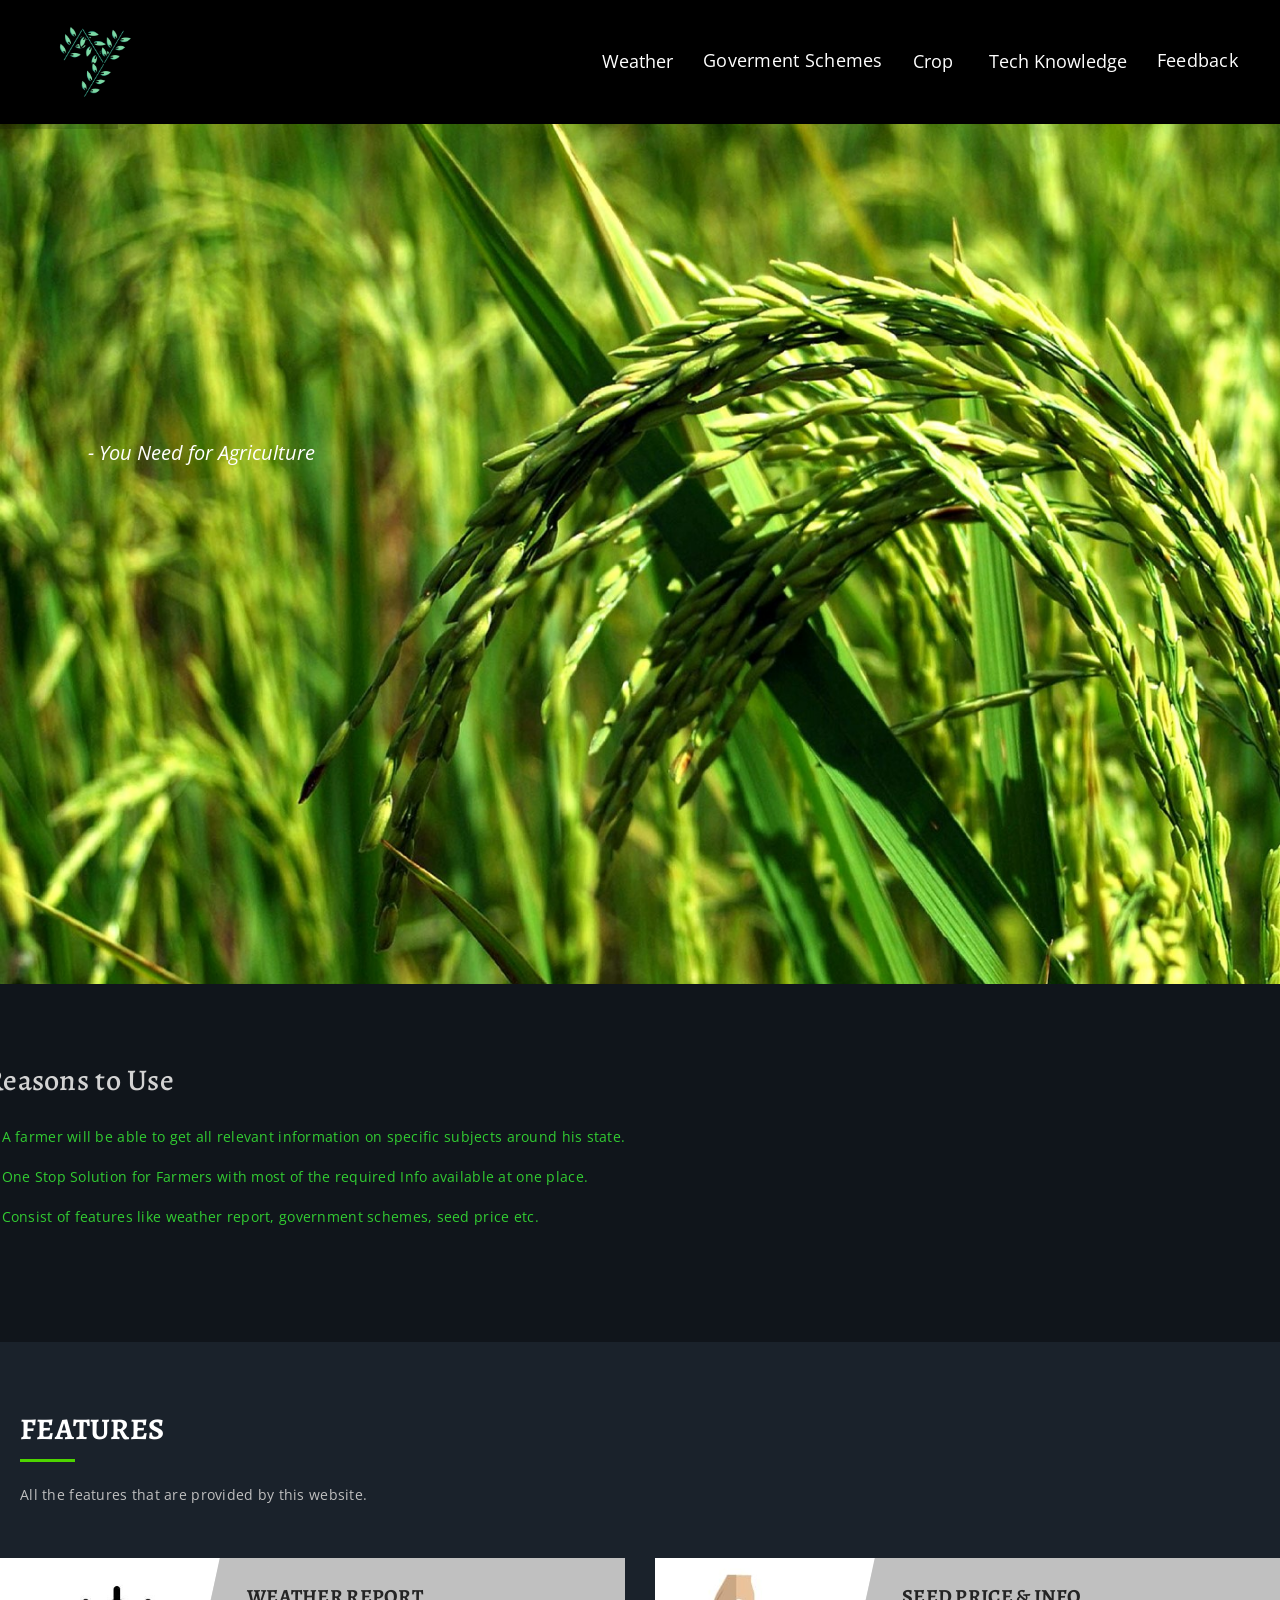
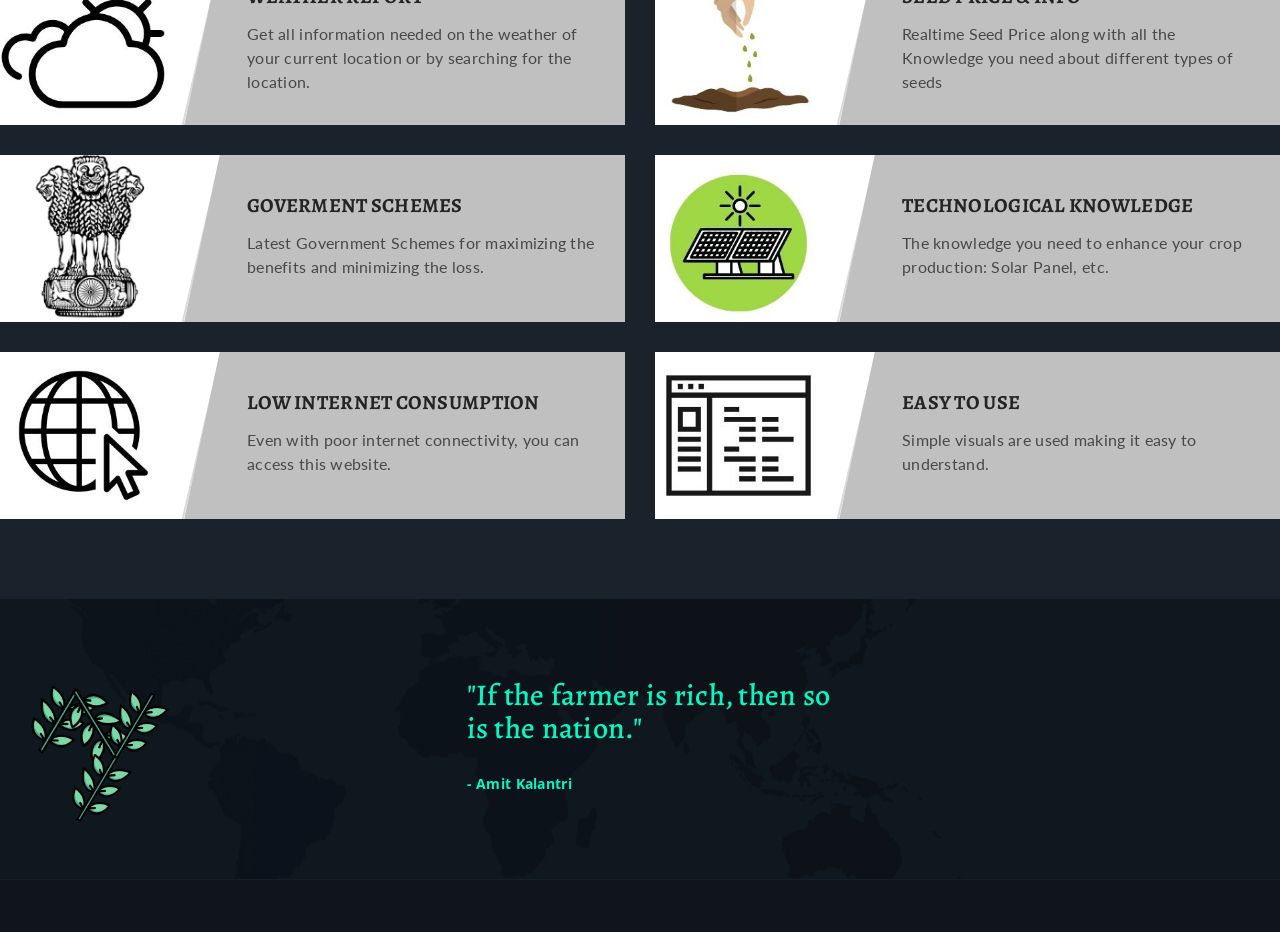
<file: index.html>
<!DOCTYPE html>
<html lang="en">


	<style type="text/css">

		.header {
		  overflow: hidden;
		  background-color: black;
		  padding: 10px 30px ;
		}
		
		.header a {
		  float: left;
		  color: white;
		  text-align: center;
		  padding: 12px;
		  text-decoration: none;
		  font-size: 18px; 
		  line-height: 25px;
		  border-radius: 4px;
		}
		
		.header a.logo {
		  font-size: 25px;
		  font-weight: bold;
		}
		.header a.logo:hover {
		  background-color: black;
		}
		
		.header a:hover {
		  background-color: rgb(86, 246, 11);
		  color: black;
		}
		
		.header a.active {
		  background-color: dodgerblue;
		  color: white;
		}
		
		.header-right {
		  float: right;
		}
		.subnav {
		  float: left;
		  overflow: hidden;
		  padding: 12px;
		  text-decoration: none;
		  font-size: 18px; 
		  line-height: 25px;
		  border-radius: 4px;
		}
		
		.subnav .subnavbtn {
		  border: none;
		  outline: none;
		  color: white;
		
		  background-color: inherit;
		  font-family: inherit;
		  margin: 0;
		}
		
		
		.subnav-content {
		  display: none;
		  position: absolute;
		
		  background-color: black;
		  z-index: 1;
		}
		
		.subnav-content a {
		  float: left;
		  color: white;
		  text-decoration: none;
		}
		
		.subnav-content a:hover {
		  background-color: rgb(6, 240, 26);
		  color: black;
		}
		
		.subnav:hover .subnav-content {
		  display: block;
		}
</style>

<head>
	<meta name="viewport" content="width=device-width , initial-scale=1.0">
	<meta http-equiv="X-UA-Compatible" content="IE=edge">
	<meta charset="UTF-8">
	<title>Farm Management</title>
	<!-- viewport meta -->
	<meta name="Farm Management" content="All You Need for Agronomy">

	<!-- styles -->
	<!-- helpers -->
	<link rel="stylesheet" href="plugins/bootstrap/css/bootstrap.min.css">
	<!-- fontawesome css -->
	<link rel="stylesheet" href="plugins/font-awesome/css/font-awesome.min.css">
	<!-- strock gap icons -->
	<link rel="stylesheet" href="plugins/Stroke-Gap-Icons-Webfont/style.css">
	<!-- revolution slider css -->
	<link rel="stylesheet" href="plugins/revolution/css/settings.css">
	<link rel="stylesheet" href="plugins/revolution/css/layers.css">
	<link rel="stylesheet" href="plugins/revolution/css/navigation.css">
	<!-- flaticon css -->
	<link rel="stylesheet" href="plugins/flaticon/flaticon.css">
	<!-- jQuery ui css -->
	<link href="plugins/jquery-ui-1.11.4/jquery-ui.css" rel="stylesheet">
	<!-- owl carousel css -->
	<link rel="stylesheet" href="plugins/owl.carousel-2/assets/owl.carousel.css">
	<link rel="stylesheet" href="plugins/owl.carousel-2/assets/owl.theme.default.min.css">
	<!-- animate css -->
	<link rel="stylesheet" href="plugins/animate.min.css">
	<!-- fancybox -->
	<link rel="stylesheet" href="plugins/fancyapps-fancyBox/source/jquery.fancybox.css">
	<link rel="icon" href="images/aynaLogo.png" type="image/gif" sizes="16x16">


	<!-- master stylesheet -->
	<link rel="stylesheet" href="css/style.css">
	<!-- responsive stylesheet -->
	<link rel="stylesheet" href="css/responsive.css">



</head>
<body>

	<style type="text/css">

		.header {
		  overflow: hidden;
		  background-color: black;
		  padding: 10px 30px ;
		}
		
		.header a {
		  float: left;
		  color: white;
		  text-align: center;
		  padding: 12px;
		  text-decoration: none;
		  font-size: 18px; 
		  line-height: 25px;
		  border-radius: 4px;
		}
		
		.header a.logo {
		  font-size: 25px;
		  font-weight: bold;
		}
		.header a.logo:hover {
		  background-color: black;
		}
		
		.header a:hover {
		  background-color: rgb(86, 246, 11);
		  color: black;
		}
		
		.header a.active {
		  background-color: dodgerblue;
		  color: white;
		}
		
		.header-right {
		  float: right;
		}
		.subnav {
		  float: left;
		  overflow: hidden;
		  padding: 12px;
		  text-decoration: none;
		  font-size: 18px; 
		  line-height: 25px;
		  border-radius: 4px;
		}
		
		.subnav .subnavbtn {
		  border: none;
		  outline: none;
		  color: white;
		
		  background-color: inherit;
		  font-family: inherit;
		  margin: 0;
		}
		
		
		.subnav-content {
		  display: none;
		  position: absolute;
		
		  background-color: black;
		  z-index: 1;
		}
		
		.subnav-content a {
		  float: left;
		  color: white;
		  text-decoration: none;
		}
		
		.subnav-content a:hover {
		  background-color: rgb(6, 240, 26);
		  color: black;
		}
		
		.subnav:hover .subnav-content {
		  display: block;
		}
</style>	


<!-- Start mainmenu -->
<header>
	<div class="header">
	 <a href="#default" class="logo"><img style="height: 80px;" src="images/footer-logo.png" alt="logo"></a>
	 <br>
	 <div id="google_element"></div>
				<script src="http://translate.google.com/translate_a/element.js?cb=loadGoogleTranslate"></script>

				<script>
					function loadGoogleTranslate() {

						new google.translate.TranslateElement(

							"google_element");
					}
				</script>
	  <div class="header-right">
	   <div class="subnav">
		   <button class="subnavbtn">Weather<i class="#"></i></button>
		   <div class="subnav-content">
		   <li><a href="weatherwebsite/index.html">Search</a></li>
		   <li><a href="weatherwebsite/currentLocationW/index.html">Your Current Location</a></li>
		   </div>
	   </div>
	   <a href="govts.html">Goverment Schemes</a>
	   <div class="subnav">
		   <button class="subnavbtn">Crop<i class="#"></i></button>
		   <div class="subnav-content">
		   <li><a href="seed.html">Info on Seeds</a></li>
		   <li><a href="seed price.html">Current Seeds Price</a></li>
		   <li><a href="Fertilizer.html">Fertilizer</a></li>
		   </div>
	   </div>
	   <div class="subnav">
		<button class="subnavbtn">Tech Knowledge<i class="#"></i></button>
		<div class="subnav-content">
		<li><a href="solarpanel.html">Solar Panel</a></li>
		<li><a href="tech.html">Modern Day Tech</a></li>
		</div>
	</div>
	   <a href="Feedback.html">Feedback</a>
	   </div>

</div>

</header>
<!-- End mainmenu -->


<section class="rev_slider_wrapper thm-banner-wrapper">
	<div id="slider1" class="rev_slider"  data-version="5.0">
		<ul>

			<li data-transition="parallaxvertical" data-ease="SlowMo.ease">
				<img src="images/slider/crop.jpg"  alt="Crop Background">
				<div class="tp-caption sfb tp-resizeme caption-h1" 
			        data-x="left" data-hoffset="0" 
			        data-y="top" data-voffset="188" 
			        data-whitespace="nowrap"
			        data-transform_idle="o:1;" 
			        data-transform_in="o:0" 
			        data-transform_out="o:0" 
			        data-start="500">
					
			    </div>
				<div class="tp-caption sfb tp-resizeme caption-p" 
			        data-x="left" data-hoffset="33" 
			        data-y="top" data-voffset="315" 
			        data-whitespace="nowrap"
			        data-transform_idle="o:1;" 
			        data-transform_in="o:0" 
			        data-transform_out="o:0" 
			        data-start="1000">
					 - <strong>You Need for Agriculture</strong>			    </div>
				
			</li>

			<li data-transition="parallaxvertical" data-ease="SlowMo.ease">
				<img src="images/slider/11.jpeg"  alt="Farms">
				<div class="tp-caption sfb tp-resizeme caption-h1" 
			        data-x="left" data-hoffset="0" 
			        data-y="top" data-voffset="248" 
			        data-whitespace="nowrap"
			        data-transform_idle="o:1;" 
			        data-transform_in="o:0" 
			        data-transform_out="o:0" 
			        data-start="500">
					Our<br> Vision
			    </div>
				<div class="tp-caption sfb tp-resizeme caption-p" 
			        data-x="left" data-hoffset="0" 
			        data-y="top" data-voffset="375" 
			        data-whitespace="nowrap"
			        data-transform_idle="o:1;" 
			        data-transform_in="o:0" 
			        data-transform_out="o:0" 
			        data-start="1000">
					Is to create awareness related to Farming Technics and Technology in Farmers community.
			    </div>
				<div class="tp-caption sfl tp-resizeme" 
			        data-x="left" data-hoffset="0" 
			        data-y="top" data-voffset="500" 
			        data-whitespace="nowrap"
			        data-transform_idle="o:1;" 
			        data-transform_in="o:0" 
			        data-transform_out="o:0" 
			        data-start="1500">
			    </div>
			</li>
			<li data-transition="parallaxvertical" data-ease="SlowMo.ease">
				<img src="images/slider/bg2.jpg"  alt="crop">
				<div class="tp-caption sfb tp-resizeme caption-h1" 
			        data-x="left" data-hoffset="0" 
			        data-y="top" data-voffset="248" 
			        data-whitespace="nowrap"
			        data-transform_idle="o:1;" 
			        data-transform_in="o:0" 
			        data-transform_out="o:0" 
			        data-start="500">
					<br>
			    </div>
				<div class="tp-caption sfb tp-resizeme caption-p" 
			        data-x="left" data-hoffset="0" 
			        data-y="top" data-voffset="375" 
			        data-whitespace="nowrap"
			        data-transform_idle="o:1;" 
			        data-transform_in="o:0" 
			        data-transform_out="o:0" 
			        data-start="1000">
			        Is to work for farmers problem and introduce them to various policies and Technology related to farming.
					
			    </div>
				<div class="tp-caption sfl tp-resizeme" 
			        data-x="left" data-hoffset="0" 
			        data-y="top" data-voffset="500" 
			        data-whitespace="nowrap"
			        data-transform_idle="o:1;" 
			        data-transform_in="o:0" 
			        data-transform_out="o:0" 
			        data-start="1500">
					<!--<a href="about.html" class="thm-btn">About Us <i class="fa fa-arrow-right"></i></a>-->
			    </div>
			</li>

			<li data-transition="parallaxvertical" data-ease="SlowMo.ease">
				<img src="images/slider/12.jpeg"  alt="farms">
				<div class="tp-caption sfb tp-resizeme caption-h1" 
			        data-x="left" data-hoffset="0" 
			        data-y="bottom" data-voffset="0" 
			        data-whitespace="nowrap"
			        data-transform_idle="o:1;" 
			        data-transform_in="o:0" 
			        data-transform_out="o:0" 
			        data-start="500">
					
			    </div>
				<div class="tp-caption sfb tp-resizeme caption-h1" 
			        data-x="right" data-hoffset="0" 
			        data-y="bottom" data-voffset="0" 
			        data-whitespace="nowrap"
			        data-transform_idle="o:1;" 
			        data-transform_in="o:0" 
			        data-transform_out="o:0" 
			        data-start="1700">
					
			    </div>
				<div class="tp-caption sfb tp-resizeme caption-p" 
			        data-x="right" data-hoffset="50" 
			        data-y="top" data-voffset="275" 
			        data-whitespace="nowrap"
			        data-transform_idle="o:1;" 
			        data-transform_in="o:0" 
			        data-transform_out="o:0" 
			        data-start="1100">
					"Farming looks mighty easy when your plow is a pencil,<br> and you're a thousand miles from the corn field." <br> - President Dwight D. Eisenhower			    </div>
			    <div class="tp-caption sfl tp-resizeme" 
			        data-x="right" data-hoffset="460" 
			        data-y="top" data-voffset="360" 
			        data-whitespace="nowrap"
			        data-transform_idle="o:1;" 
			        data-transform_in="o:0" 
			        data-transform_out="o:0" 
			        data-start="1500">
					<!--<a href="https://www.vitbhopal.ac.in/" class="thm-btn inverse">VIT Bhopal <i class="fa fa-arrow-right"></i></a>-->
			    </div>
			</li>
		</ul>
	</div>
</section>

<section class="about-info-box sec-padding">
	<div class="thm-container">
		<div class="row">
		
			
		
					<h2><span>Reasons to Use</span></h2>
					<ul class="bulleted-list">
					<li><i class="fa fa-arrow-circle-right"></i> A farmer will be able to get all relevant information on specific subjects around his state.</li>
					<li><i class="fa fa-arrow-circle-right"></i> One Stop Solution for Farmers with most of the required Info available at one place.</li>
					<li><i class="fa fa-arrow-circle-right"></i> Consist of features like weather report, government schemes, seed price etc.</li> 
					</ul>
				</div>
			</div>
		</div>
	</div>
</section>

<section class="welcome-services home-one">
	<div class="thm-container">
		<div class="sec-title">
			<h2><span>Features</span></h2>
			<p>All the features that are provided by this website.</p>
		</div>
		<div class="row">
			<div class="col-md-6">
				<div class="welcome-single-services">
					<div class="img-box">
						<img src="images/welcome-services/18.jpg" alt="weather">
					</div>
					<div class="text-box">
						<div class="content">
							<h3>Weather Report</h3>
							<p>Get all information needed on the weather of your current location or by searching for the location.</p>
						</div>
					</div>
				</div>
			</div>
			<div class="col-md-6">
				<div class="welcome-single-services">
					<div class="img-box">
						<img src="images/welcome-services/2.jpg" alt="seed">
					</div>
					<div class="text-box">
						<div class="content">
							<h3>Seed Price & Info</h3>
							<p>Realtime Seed Price along with all the Knowledge you need about different types of seeds</p>
						</div>
					</div>
				</div>
			</div>
			<div class="col-md-6">
				<div class="welcome-single-services">
					<div class="img-box">
						<img src="images/welcome-services/19.png" alt="Govt Schemes">
					</div>
					<div class="text-box">
						<div class="content">
							<h3>Goverment Schemes</h3>
							<p>Latest Government Schemes for maximizing the benefits and minimizing the loss.</p>
						</div>
					</div>
				</div>
			</div>
			<div class="col-md-6">
				<div class="welcome-single-services">
					<div class="img-box">
						<img src="images/welcome-services/3.jpg" alt="Tech">
					</div>
					<div class="text-box">
						<div class="content">
							<h3>Technological Knowledge</h3>
							<p>The knowledge you need to enhance your crop production: Solar Panel, etc.</p>
						</div>
					</div>
				</div>
			</div>
			<div class="col-md-6">
				<div class="welcome-single-services">
					<div class="img-box">
						<img src="images/welcome-services/5.jpg" alt="Internet">
					</div>
					<div class="text-box">
						<div class="content">
							<h3>Low Internet Consumption</h3>
							<p>Even with poor internet connectivity, you can access this website.</p>
						</div>
					</div>
				</div>
			</div>
			<div class="col-md-6">
				<div class="welcome-single-services">
					<div class="img-box">
						<img src="images/welcome-services/7.jpg" alt="Ui Ux">
					</div>
					<div class="text-box">
						<div class="content">
							<h3>Easy to Use</h3>
							<p>Simple visuals are used making it easy to understand.</p>
						</div>
					</div>
				</div>
			</div>
		</div>
	</div>
</section>


<footer id="footer" class="sec-padding">
	<div class="thm-container">
		<div class="row">
			<div class="col-md-4 col-sm-6 footer-widget">
				<div class="about-widget">
					<a href="index.html"><img style="height: 150px;" src="images/footer-logo.png" alt="logo"/></a>
					
				</div>
			</div>
			<div class="col-md-4 col-sm-6 footer-widget">
				<div class="pl-30">
					<div class="title" style="color: #05f7c2;">
						<h2><span>"If the farmer is rich, then so is the nation."</span></h2>
						<br>
						<p><strong>- Amit Kalantri</strong></p>
					</div>
				</div>
			</div>
			<div class="col-md-4 col-sm-6 footer-widget">
			</div>
		</div>
	</div>
</footer>

<section class="bottom-bar">
	<div class="thm-container clearfix">
		<div class="pull-left">
	
		</div>
		<div class="pull-right">
			
			
			
		</div>
	</div>
</section>


<!-- jQuery js -->
<script src="plugins/jquery/jquery-1.11.3.min.js"></script>
<!-- bootstrap js -->
<script src="plugins/bootstrap/js/bootstrap.min.js"></script>
<!-- jQuery ui js -->
<script src="plugins/jquery-ui-1.11.4/jquery-ui.js"></script>
<!-- owl carousel js -->
<script src="plugins/owl.carousel-2/owl.carousel.min.js"></script>
<!-- jQuery appear -->
<script src="plugins/jquery-appear/jquery.appear.js"></script>
<!-- jQuery countTo -->
<script src="plugins/jquery-countTo/jquery.countTo.js"></script>
<!-- jQuery validation -->
<script src="plugins/jquery-validation/dist/jquery.validate.min.js"></script>
<!-- gmap.js helper -->
<script src="http://maps.google.com/maps/api/js"></script>
<!-- gmap.js -->
<script src="plugins/gmap.js"></script>
<!-- mixit up -->
<script src="plugins/jquery.mixitup.min.js"></script>

<!-- revolution slider js -->
<script src="plugins/revolution/js/jquery.themepunch.tools.min.js"></script>
<script src="plugins/revolution/js/jquery.themepunch.revolution.min.js"></script>
<script src="plugins/revolution/js/extensions/revolution.extension.actions.min.js"></script>
<script src="plugins/revolution/js/extensions/revolution.extension.carousel.min.js"></script>
<script src="plugins/revolution/js/extensions/revolution.extension.kenburn.min.js"></script>
<script src="plugins/revolution/js/extensions/revolution.extension.layeranimation.min.js"></script>
<script src="plugins/revolution/js/extensions/revolution.extension.migration.min.js"></script>
<script src="plugins/revolution/js/extensions/revolution.extension.navigation.min.js"></script>
<script src="plugins/revolution/js/extensions/revolution.extension.parallax.min.js"></script>
<script src="plugins/revolution/js/extensions/revolution.extension.slideanims.min.js"></script>
<script src="plugins/revolution/js/extensions/revolution.extension.video.min.js"></script>

<!-- fancy box -->
<script src="plugins/fancyapps-fancyBox/source/jquery.fancybox.pack.js"></script>
<!-- type script -->
<script src="plugins/typed.js-master/dist/typed.min.js"></script>

<!-- theme custom js  -->
<script src="js/main.js"></script>
</body>
</html>
</file>
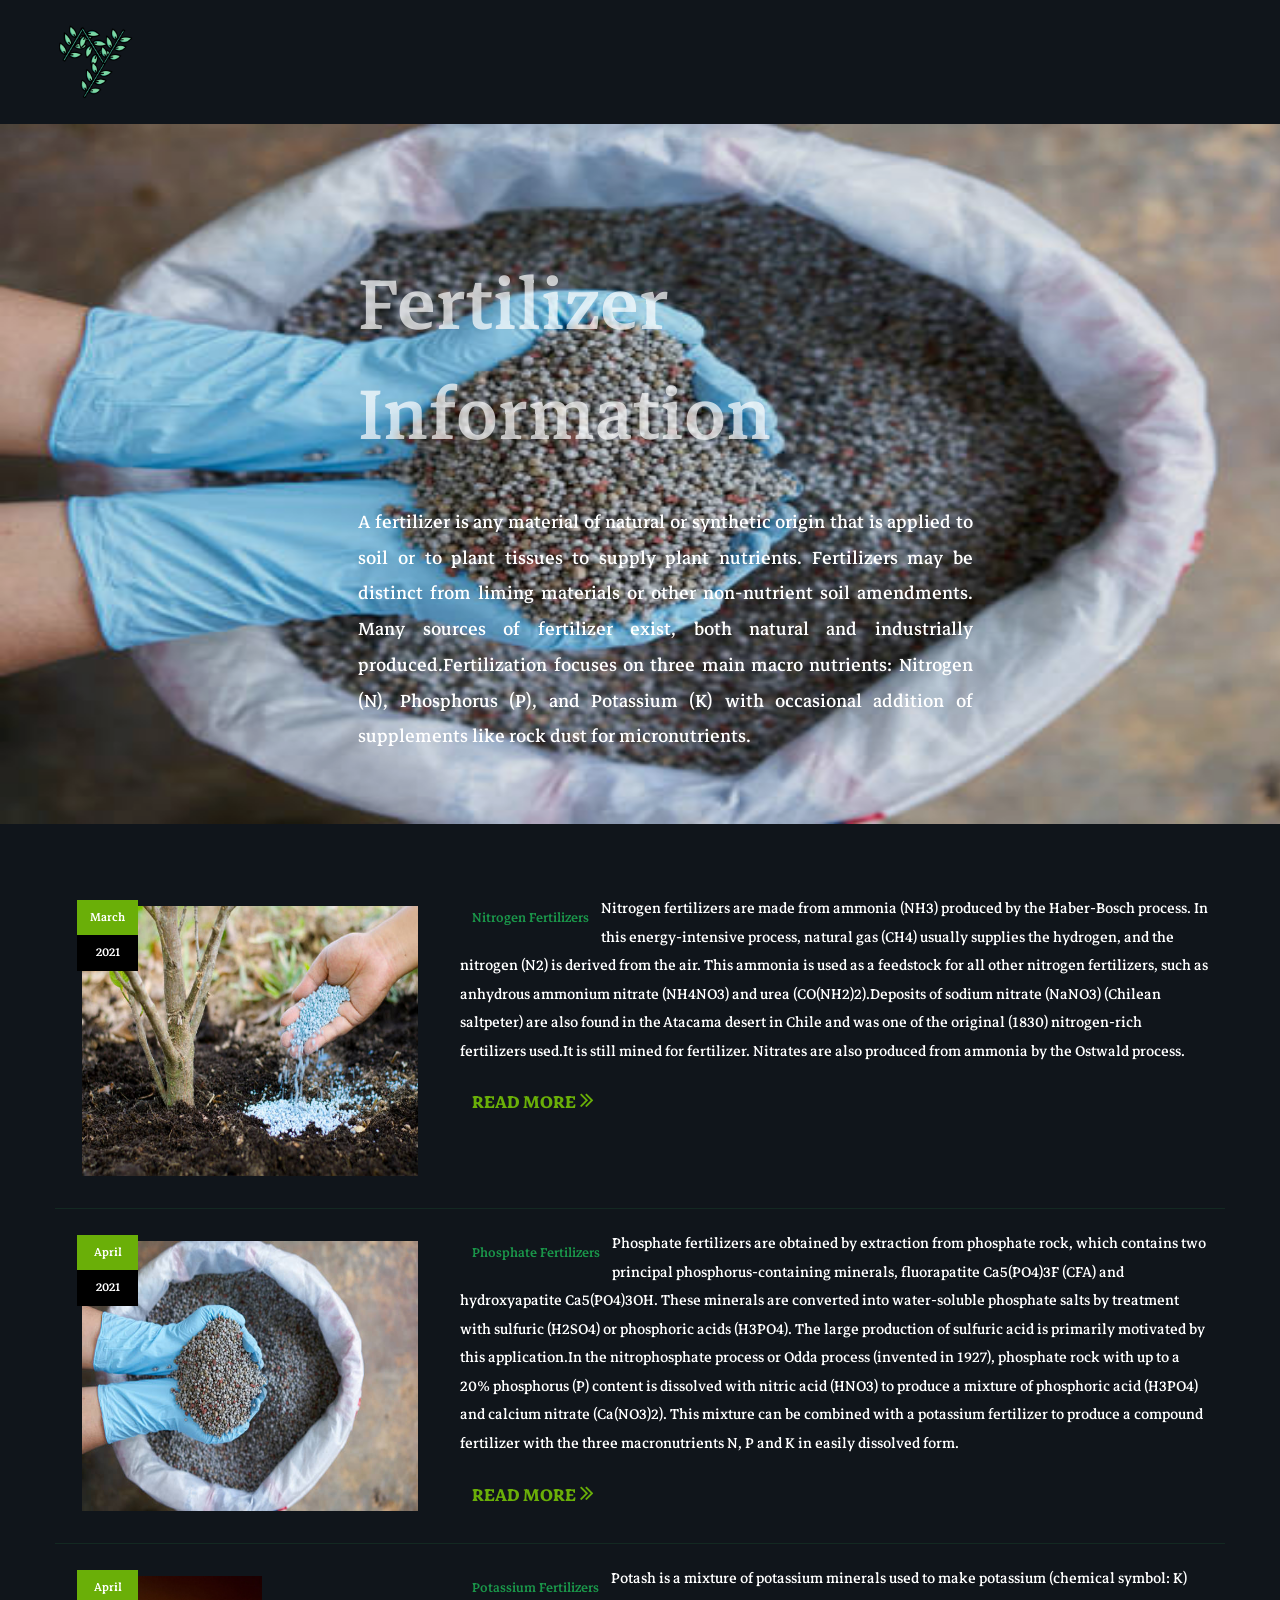
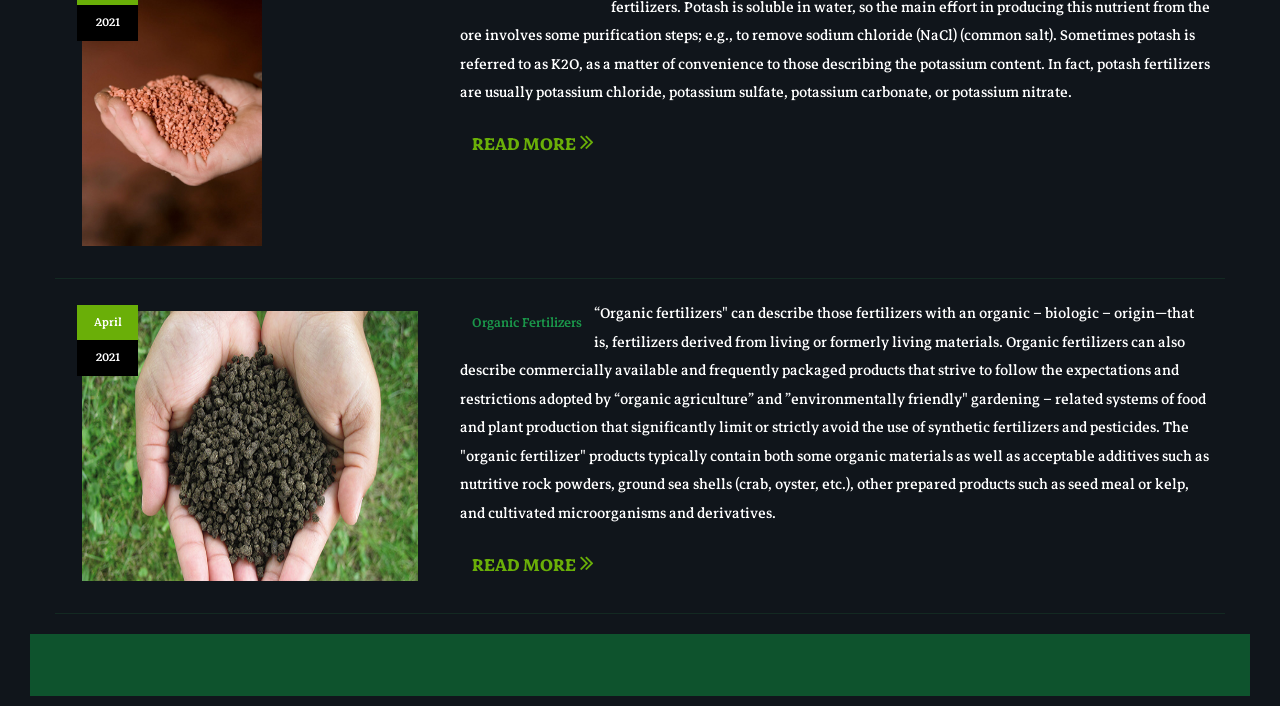
<file: Fertilizer.html>
<!DOCTYPE html>
<html lang="en">
<style type="text/css">

		.header {
		  overflow: hidden;
		  background-color: #10151b;
		  padding: 10px 30px ;
		  font-size: 20px;
		}
		
		.header a {
		  float: left;
		  color: white;
		  text-align: center;
		  padding: 12px;
		  text-decoration: none;
		  font-size: 18px; 
		  line-height: 25px;
		  border-radius: 4px;
		}
		
		.header a.logo {
		  font-size: 25px;
		  font-weight: bold;
		}
		.header a.logo:hover {
		  background-color: black;
		}
		
		.header a:hover {
		  background-color: rgb(86, 246, 11);
		  color: black;
		}
		
		.header a.active {
		  background-color: dodgerblue;
		  color: white;
		}
		
		.header-right {
		  float: right;
		}
		.subnav {
		  float: left;
		  overflow: hidden;
		  padding: 12px;
		  text-decoration: none;
		  font-size: 18px; 
		  line-height: 25px;
		  border-radius: 4px;
		}
		
		.subnav .subnavbtn {
		  border: none;
		  outline: none;
		  color: white;
		
		  background-color: inherit;
		  font-family: inherit;
		  margin: 0;
		}
		
		
		.subnav-content {
		  display: none;
		  position: absolute;
		
		  background-color:#10151b;
		  z-index: 1;
		}
		
		.subnav-content a {
		  float: left;
		  color: white;
		  text-decoration: none;
		}
		
		.subnav-content a:hover {
		  background-color: rgb(6, 240, 26);
		  color: black;
		}
		
		.subnav:hover .subnav-content {
		  display: block;
		}
</style>
  <head>
    <meta charset="utf-8">
    <meta http-equiv="X-UA-Compatible" content="IE=edge">
    <meta name="viewport" content="width=device-width, initial-scale=1">
    <title>Fertilizer</title>
    <link href="seed/fertilizer/css/bootstrap.min.css" rel="stylesheet">
    <link href="seed/fertilizer/css/global.css" rel="stylesheet">
	<link href="seed/fertilizer/css/blog.css" rel="stylesheet">
	 <link rel="stylesheet" type="text/css" href="seed/fertilizer/css/font-awesome.min.css" />
	 <link href="https://fonts.googleapis.com/css?family=Markazi+Text" rel="stylesheet">
     <script src="seed/fertilizer/js/jquery-2.1.1.min.js"></script>
     <script src="seed/fertilizer/js/bootstrap.min.js"></script>

  </head>

<body>


<header>
<div class="header">
	 <a href="index.html" class="logo"><img style="height: 80px;" src="images/footer-logo.png" alt="logo"></a>
	 <br>
	 <div id="google_element"></div>
				<script src="http://translate.google.com/translate_a/element.js?cb=loadGoogleTranslate"></script>

				<script>
					function loadGoogleTranslate() {

						new google.translate.TranslateElement(

							"google_element");
					}
				</script>
	  
</div>

</header>



	<div class="top"  >
<img src="seed/fertilizer/img/i3.jpeg" alt="fertilizer" height=700px width=1450px>



</div>
<div class="centered">
	<h1 style="color:white";>Fertilizer Information</h1>
	 </div>


<div class ="centered2">
<p align="justify">A fertilizer is any material of natural or synthetic origin that is applied to soil or to plant tissues to supply plant nutrients. Fertilizers may be distinct from liming materials or other non-nutrient soil amendments. Many sources of fertilizer exist, both natural and industrially produced.Fertilization focuses on three main macro nutrients: Nitrogen (N), Phosphorus (P), and Potassium (K) with occasional addition of supplements like rock dust for micronutrients.</p>
</div>
<div class="header">



<section id="blog">
 <div class="container">
  <div class="row">
    <div class="col-sm-12 space_all">
	 <div class="blog_1 mgt clearfix">
	  <div class="col-sm-4 clearfix">
	   <div class="blog_home1i clearfix">
	    <div class="grid clearfix">
		  <figure class="effect-jazz">
			<a href="seed/fertilizer/detail.html"><img src="seed/fertilizer/img/i2.jpeg" height="270" class="iw mgt" alt="img25"></a>
		  </figure>
	  </div>
		<div class="blog_home1il clearfix">
          <h6 class="mgt"><span class="date">March</span> <span class="year">2021</span></h6>	
		</div>
	  </div>
	  </div>
	  <div class="col-sm-8 clearfix">
	   <div class="blog_1r">
	    <h3 class="mgt"><a href="seed/fertilizer/detail.html">Nitrogen Fertilizers</a></h3>
		
		<p>Nitrogen fertilizers are made from ammonia (NH3) produced by the Haber-Bosch process. In this energy-intensive process, natural gas (CH4) usually supplies the hydrogen, and the nitrogen (N2) is derived from the air. This ammonia is used as a feedstock for all other nitrogen fertilizers, such as anhydrous ammonium nitrate (NH4NO3) and urea (CO(NH2)2).Deposits of sodium nitrate (NaNO3) (Chilean saltpeter) are also found in the Atacama desert in Chile and was one of the original (1830) nitrogen-rich fertilizers used.It is still mined for fertilizer. Nitrates are also produced from ammonia by the Ostwald process.</p>
		<h5><a href="seed/fertilizer/detail.html">READ MORE <i class="fa fa-angle-double-right"></i></a></h5>

	   </div>
	  </div>
	 </div>
	 <div class="blog_1 clearfix">
	  <div class="col-sm-4 clearfix">
	   <div class="blog_home1i clearfix">
	    <div class="grid clearfix">
		  <figure class="effect-jazz">
			<a href="seed/fertilizer/detail2.html"><img src="seed/fertilizer/img/i3.jpeg" height="270" class="iw mgt" alt="img25"></a>
		  </figure>
	  </div>
		<div class="blog_home1il clearfix">
          <h6 class="mgt"><span class="date">April</span> <span class="year">2021</span></h6>	
		</div>
	  </div>
	  </div>
	  <div class="col-sm-8 clearfix">
	   <div class="blog_1r">
	    <h3 class="mgt"><a href="seed/fertilizer/detail2.html">Phosphate Fertilizers</a></h3>
		<p>Phosphate fertilizers are obtained by extraction from phosphate rock, which contains two principal phosphorus-containing minerals, fluorapatite Ca5(PO4)3F (CFA) and hydroxyapatite Ca5(PO4)3OH. These minerals are converted into water-soluble phosphate salts by treatment with sulfuric (H2SO4) or phosphoric acids (H3PO4). The large production of sulfuric acid is primarily motivated by this application.In the nitrophosphate process or Odda process (invented in 1927), phosphate rock with up to a 20% phosphorus (P) content is dissolved with nitric acid (HNO3) to produce a mixture of phosphoric acid (H3PO4) and calcium nitrate (Ca(NO3)2). This mixture can be combined with a potassium fertilizer to produce a compound fertilizer with the three macronutrients N, P and K in easily dissolved form.</p>
		<h5><a href="seed/fertilizer/detail2.html">READ MORE <i class="fa fa-angle-double-right"></i></a></h5>
		
	   </div>
	  </div>
	 </div>
	 <div class="blog_1 clearfix">
	  <div class="col-sm-4 clearfix">
	   <div class="blog_home1i clearfix">
	    <div class="grid clearfix">
		  <figure class="effect-jazz">
			<a href="seed/fertilizer/detail3.html"><img src="seed/fertilizer/img/i5.jpeg" height="270" class="iw mgt" alt="img25"></a>
		  </figure>
	  </div>
		<div class="blog_home1il clearfix">
          <h6 class="mgt"><span class="date">April</span> <span class="year">2021</span></h6>	
		</div>
	  </div>
	  </div>
	  <div class="col-sm-8 clearfix">
	   <div class="blog_1r">
	    <h3 class="mgt"><a href="seed/fertilizer/detail3.html">Potassium Fertilizers</a></h3>

		<p>Potash is a mixture of potassium minerals used to make potassium (chemical symbol: K) fertilizers. Potash is soluble in water, so the main effort in producing this nutrient from the ore involves some purification steps; e.g., to remove sodium chloride (NaCl) (common salt). Sometimes potash is referred to as K2O, as a matter of convenience to those describing the potassium content. In fact, potash fertilizers are usually potassium chloride, potassium sulfate, potassium carbonate, or potassium nitrate.</p>
		<h5><a href="seed/fertilizer/detail3.html">READ MORE <i class="fa fa-angle-double-right"></i></a></h5>
		
	   </div>
	  </div>
	 </div>
	 <div class="blog_1 clearfix">
	  <div class="col-sm-4 clearfix">
	   <div class="blog_home1i clearfix">
	    <div class="grid clearfix">
		  <figure class="effect-jazz">
			<a href="seed/fertilizer/detail4.html"><img src="seed/fertilizer/img/i4.jpeg" height="270" class="iw mgt" alt="img25"></a>
		  </figure>
	  </div>
		<div class="blog_home1il clearfix">
          <h6 class="mgt"><span class="date">April</span> <span class="year">2021</span></h6>	
		</div>
	  </div>
	  </div>
	  <div class="col-sm-8 clearfix">
	   <div class="blog_1r">
	    <h3 class="mgt"><a href="seed/fertilizer/detail4.html">Organic Fertilizers</a></h3>
		<p>“Organic fertilizers" can describe those fertilizers with an organic – biologic – origin—that is, fertilizers derived from living or formerly living materials. Organic fertilizers can also describe commercially available and frequently packaged products that strive to follow the expectations and restrictions adopted by “organic agriculture” and ”environmentally friendly" gardening – related systems of food and plant production that significantly limit or strictly avoid the use of synthetic fertilizers and pesticides. The "organic fertilizer" products typically contain both some organic materials as well as acceptable additives such as nutritive rock powders, ground sea shells (crab, oyster, etc.), other prepared products such as seed meal or kelp, and cultivated microorganisms and derivatives.</p>
		<h5><a href="seed/fertilizer/detail4.html">READ MORE <i class="fa fa-angle-double-right"></i></a></h5>

	   </div>
	  </div>
	 </div>
	</div>
  </div>
 </div>
</section>

<section id="footer_main">
 <div class="container">
  <div class="row">
   <div class="col-sm-12">
    <div class="footer_main_1">
	
	</div>
   </div>
  </div>
 </div>
</section>
<section id="footer">
 <div class="container">
  <div class="row">
   <div class="col-sm-12">
   <div class="col-sm-12">
    <div class="footer_5">
	
	</div>   
   </div>
  </div>
 </div>
</section>
<script type="text/javascript">
	  $("#menu-close").click(function(e) {
    e.preventDefault();
    $("#sidebar-wrapper").toggleClass("active");
  });
  $("#menu-toggle").click(function(e) {
    e.preventDefault();
    $("#sidebar-wrapper").toggleClass("active");
  });
	</script>
</body>
</html>
</file>
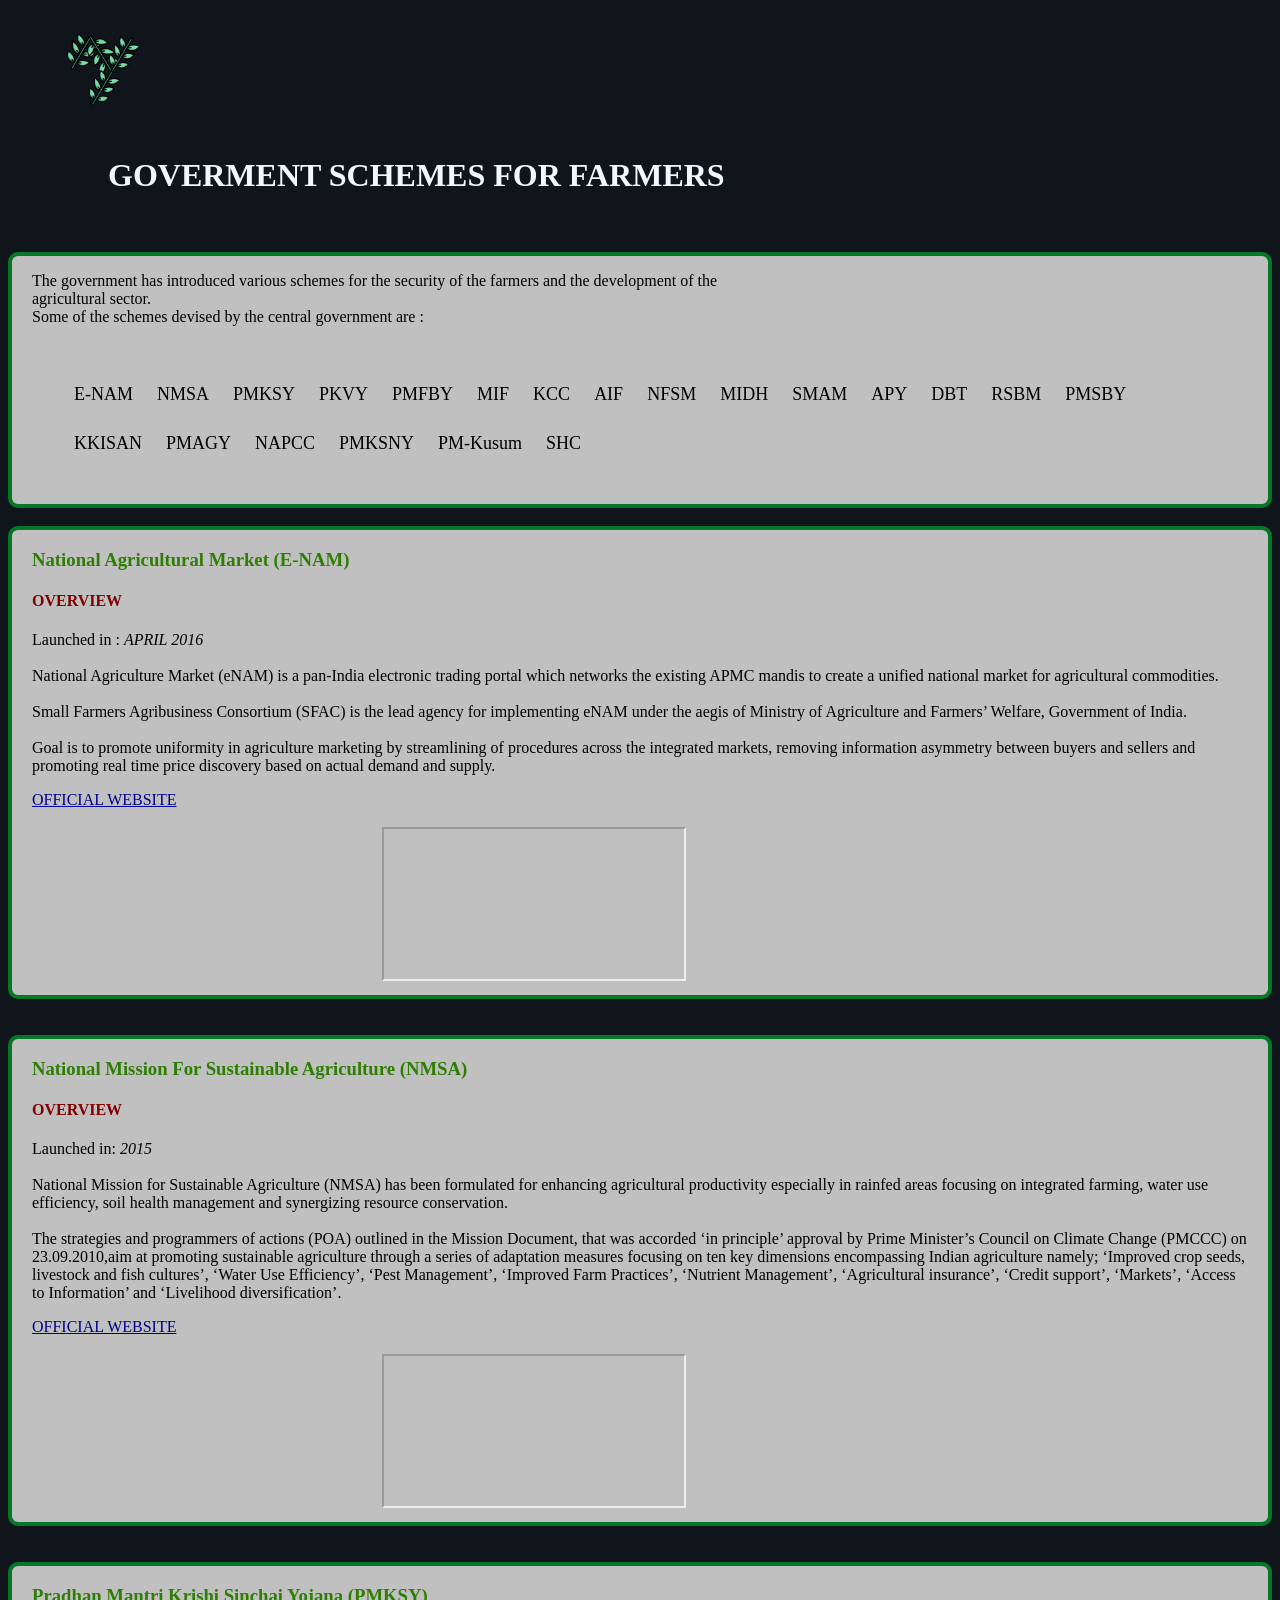
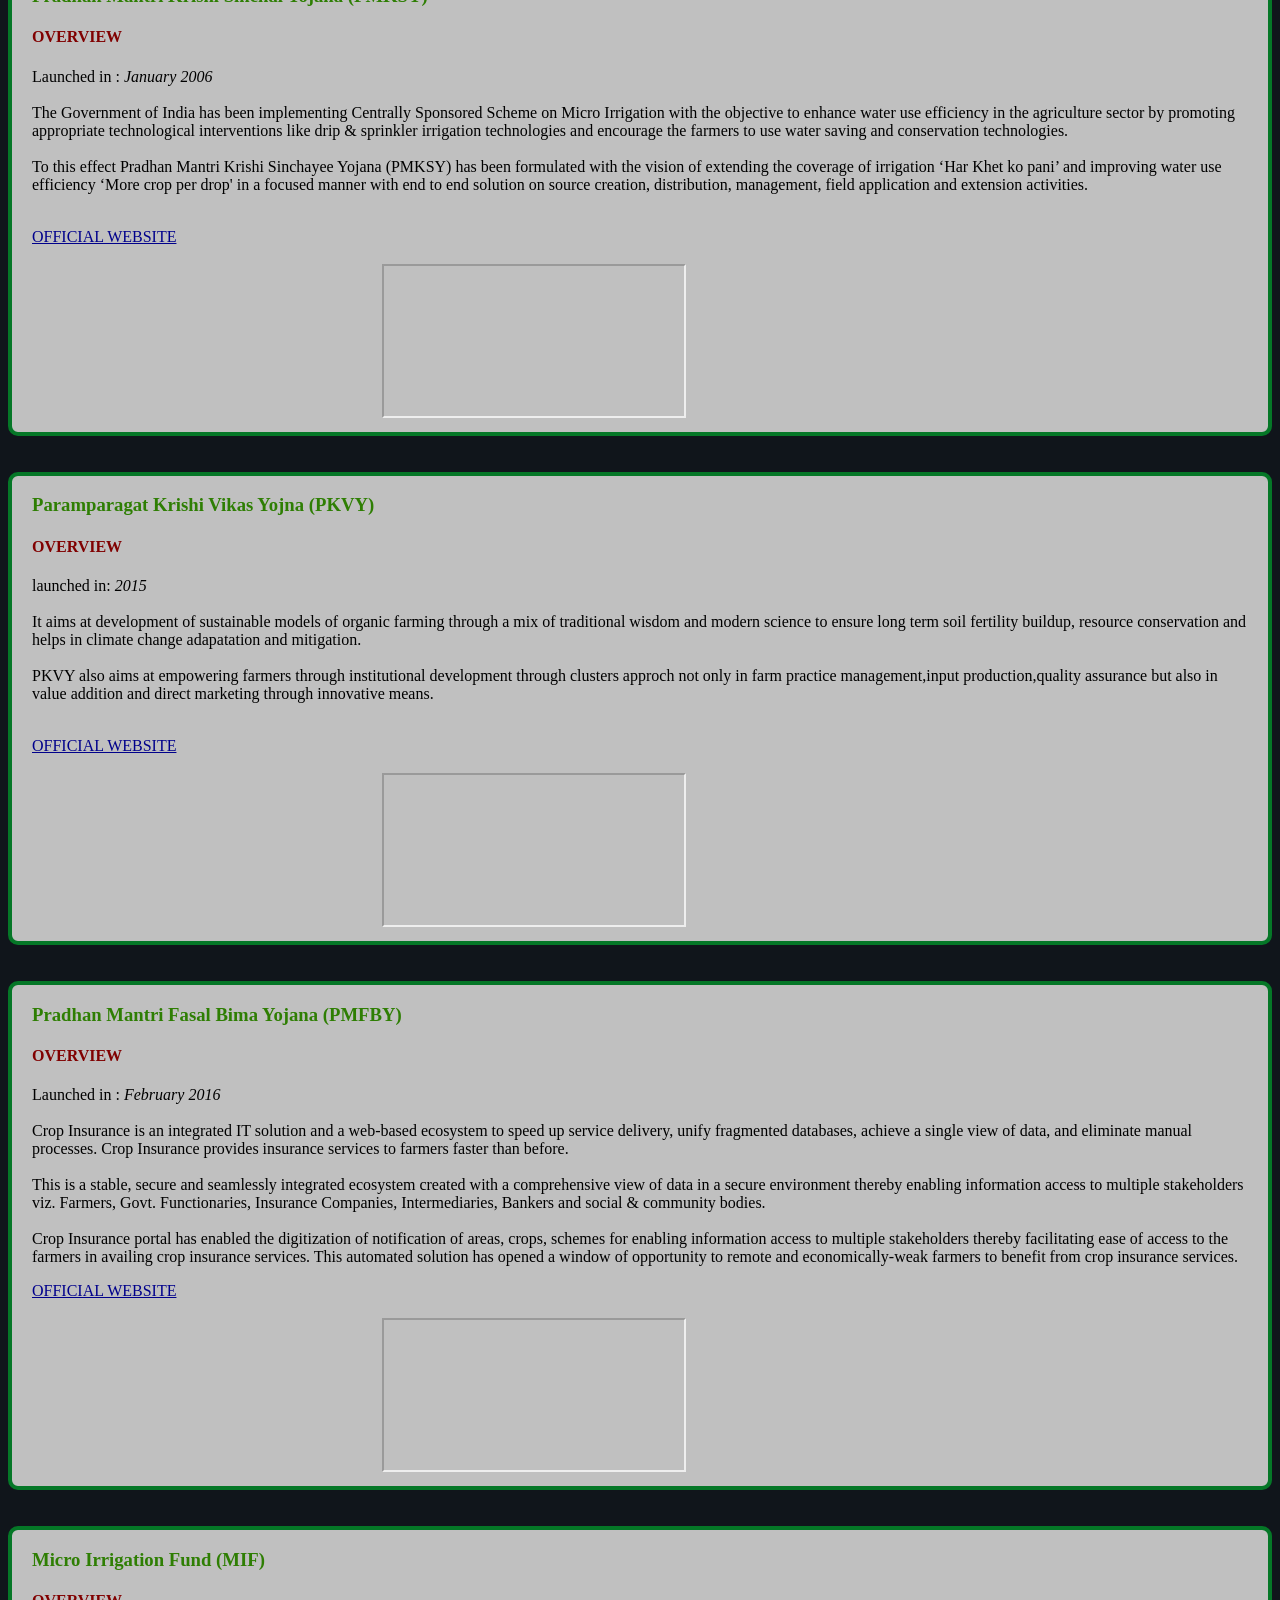
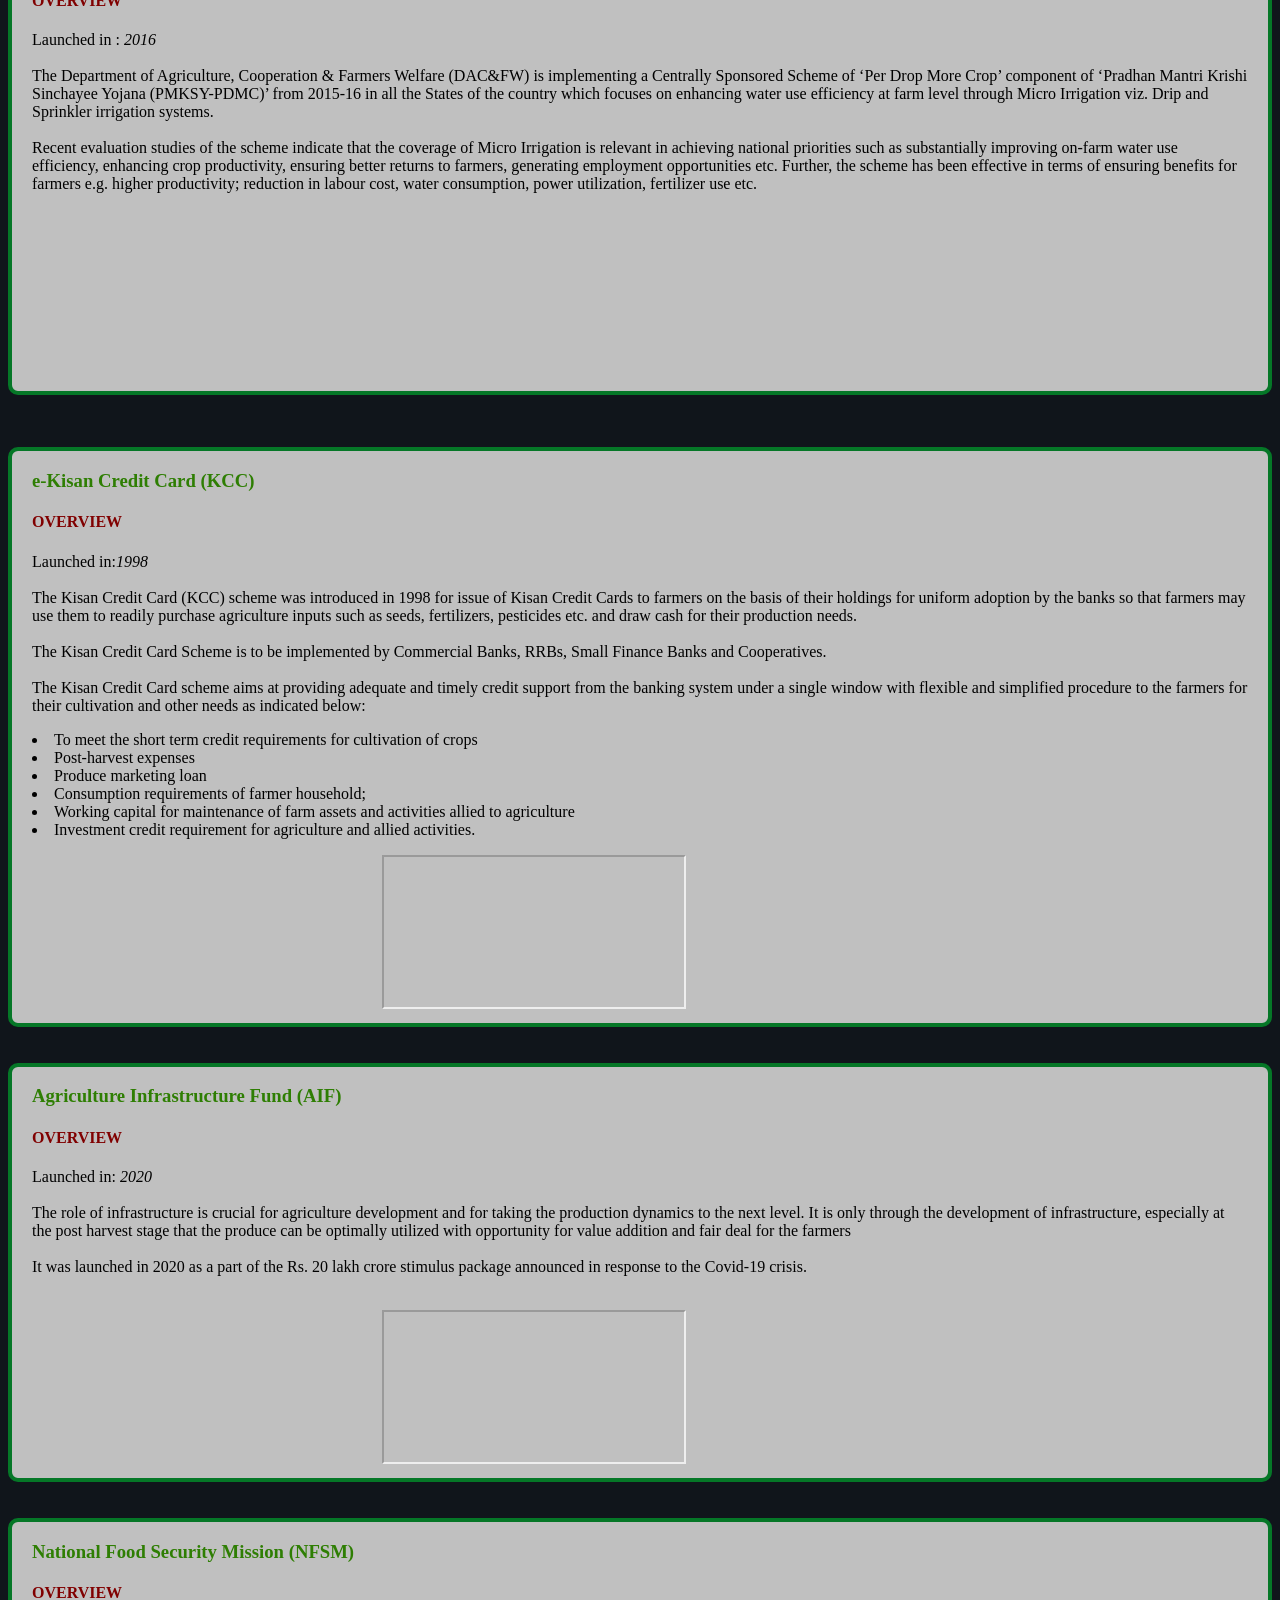
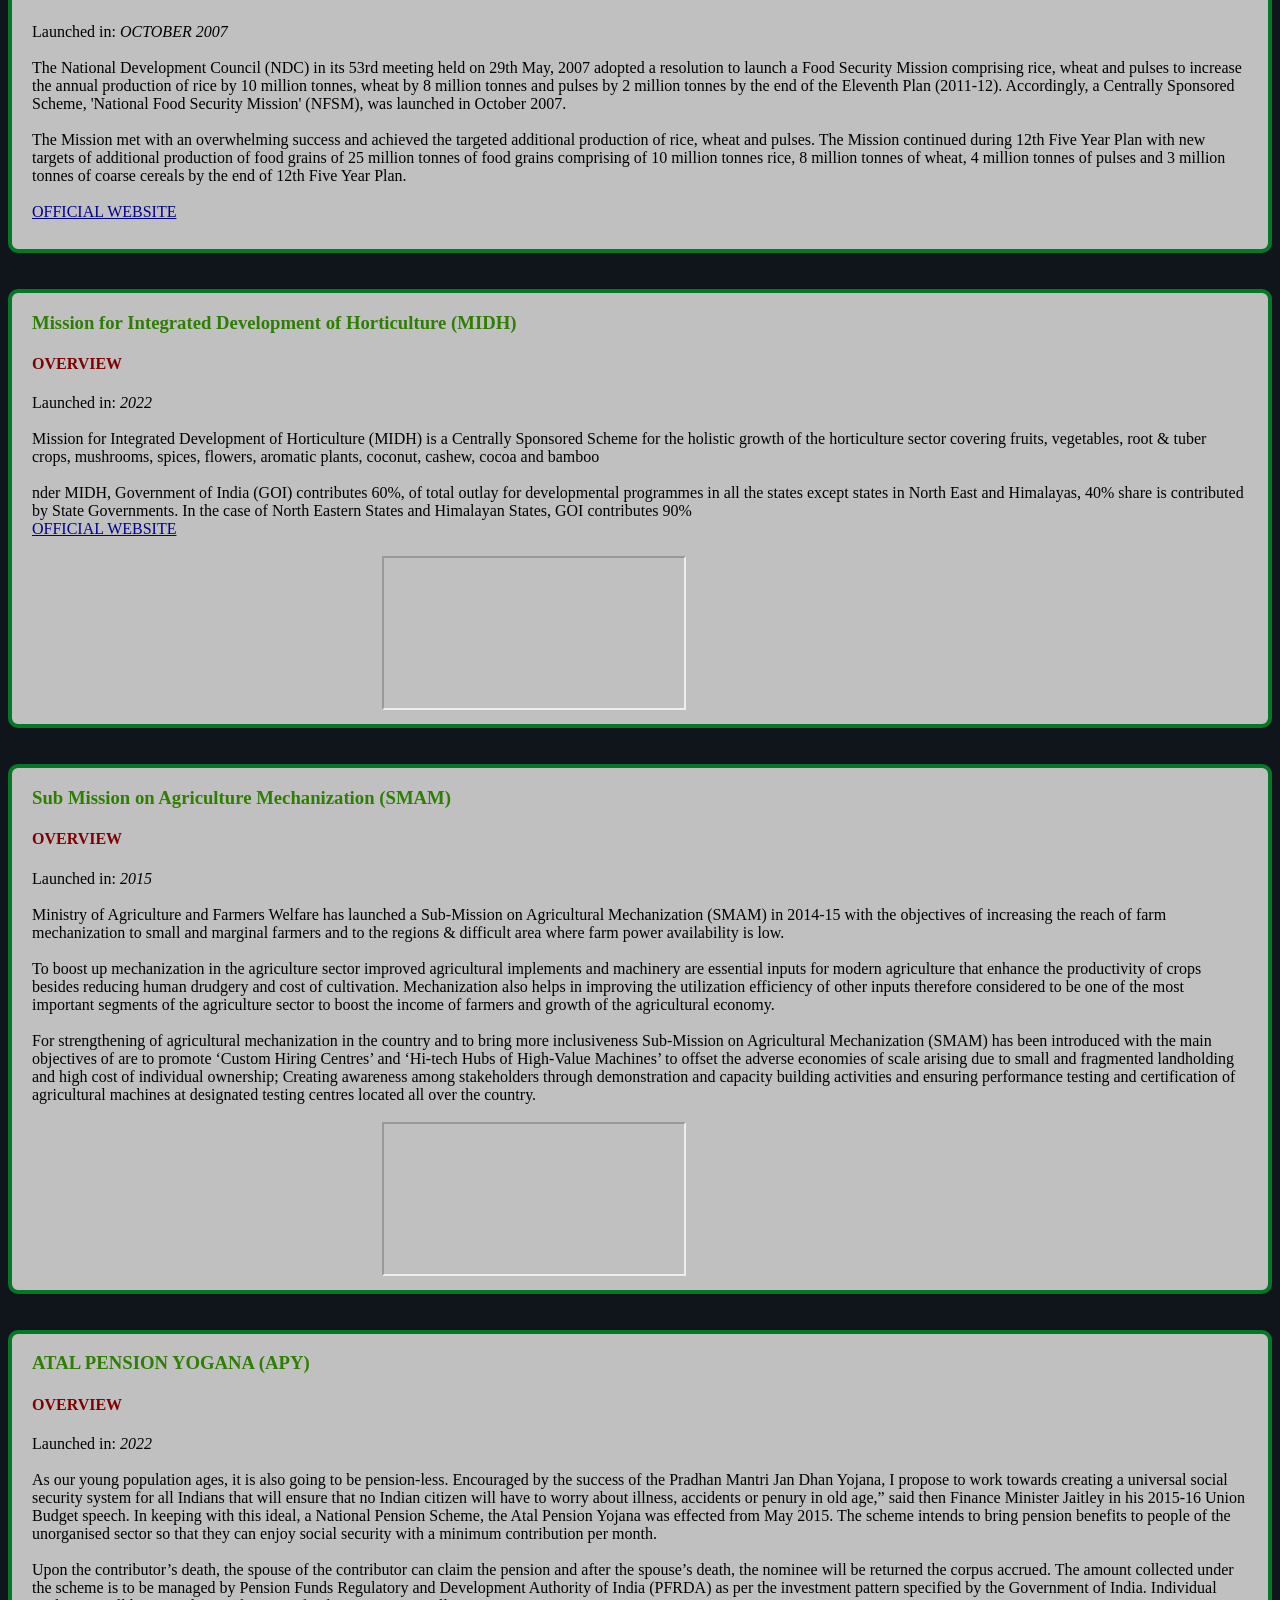
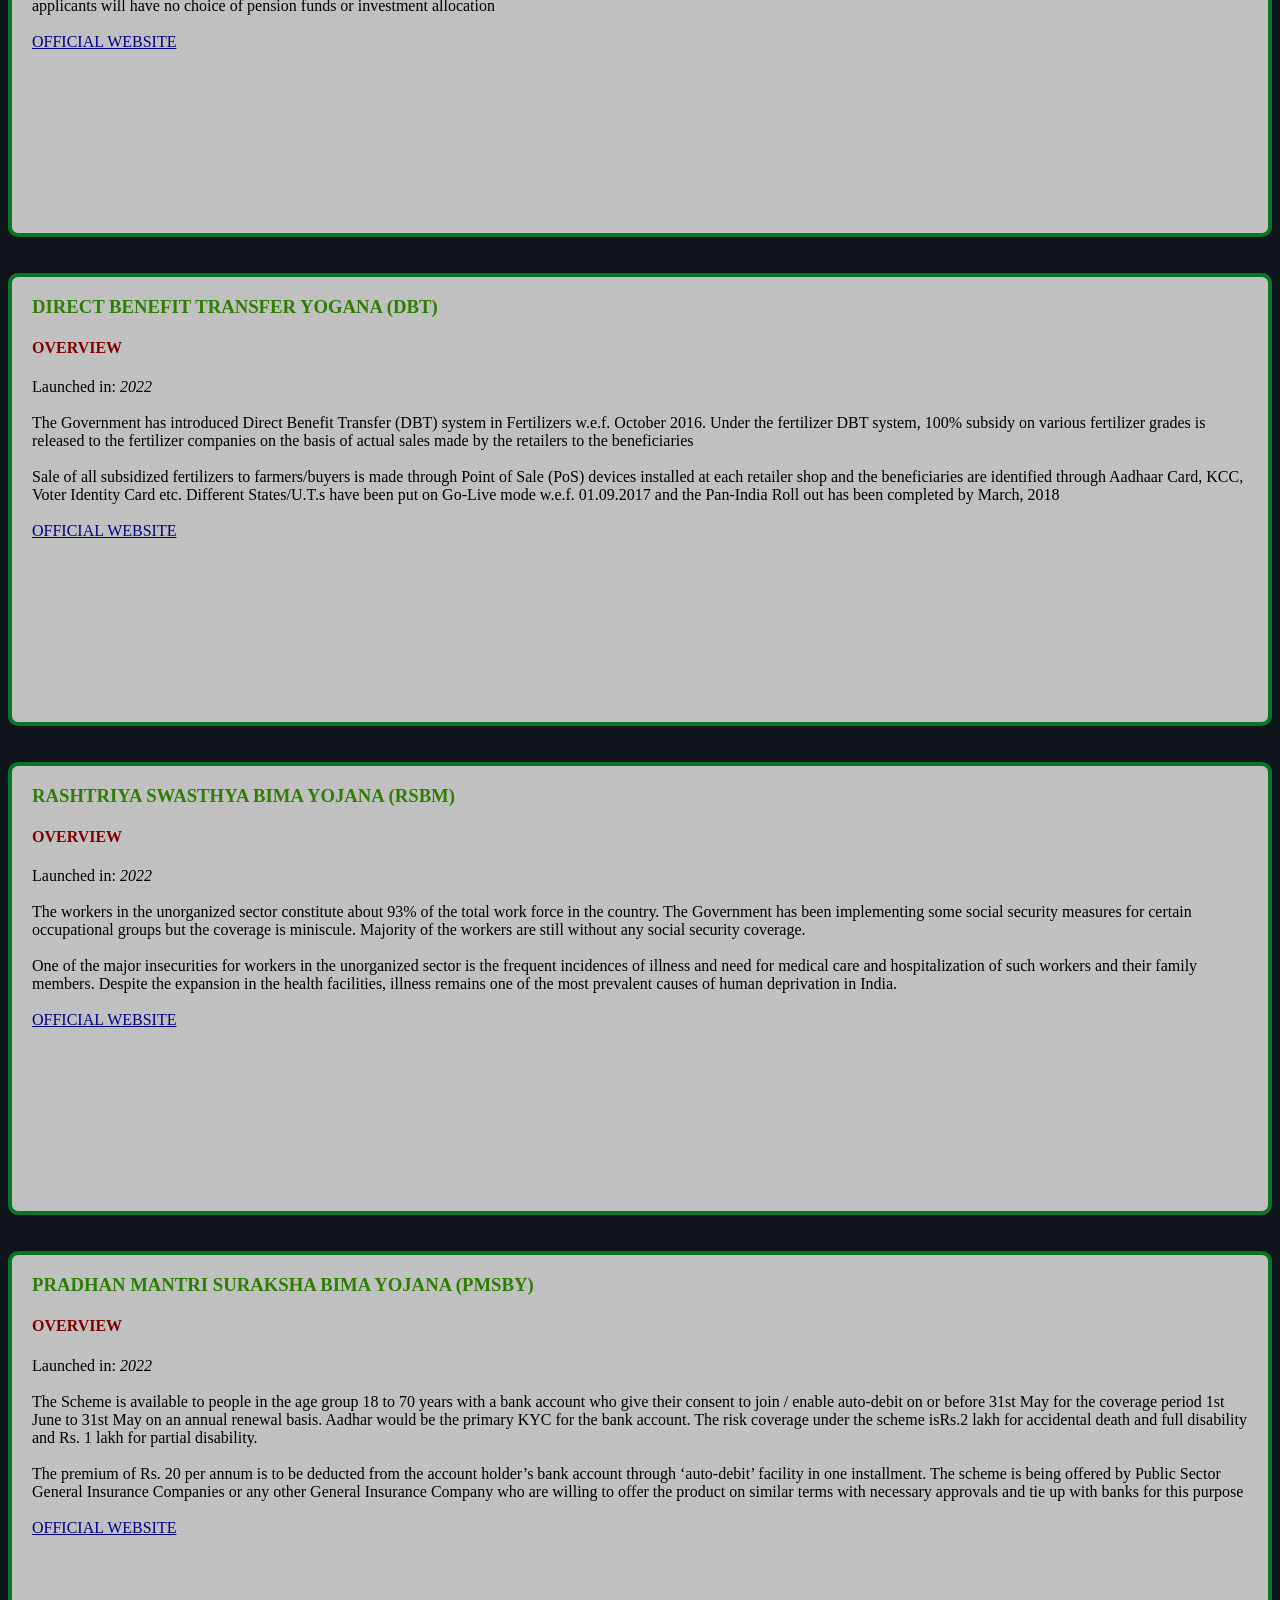
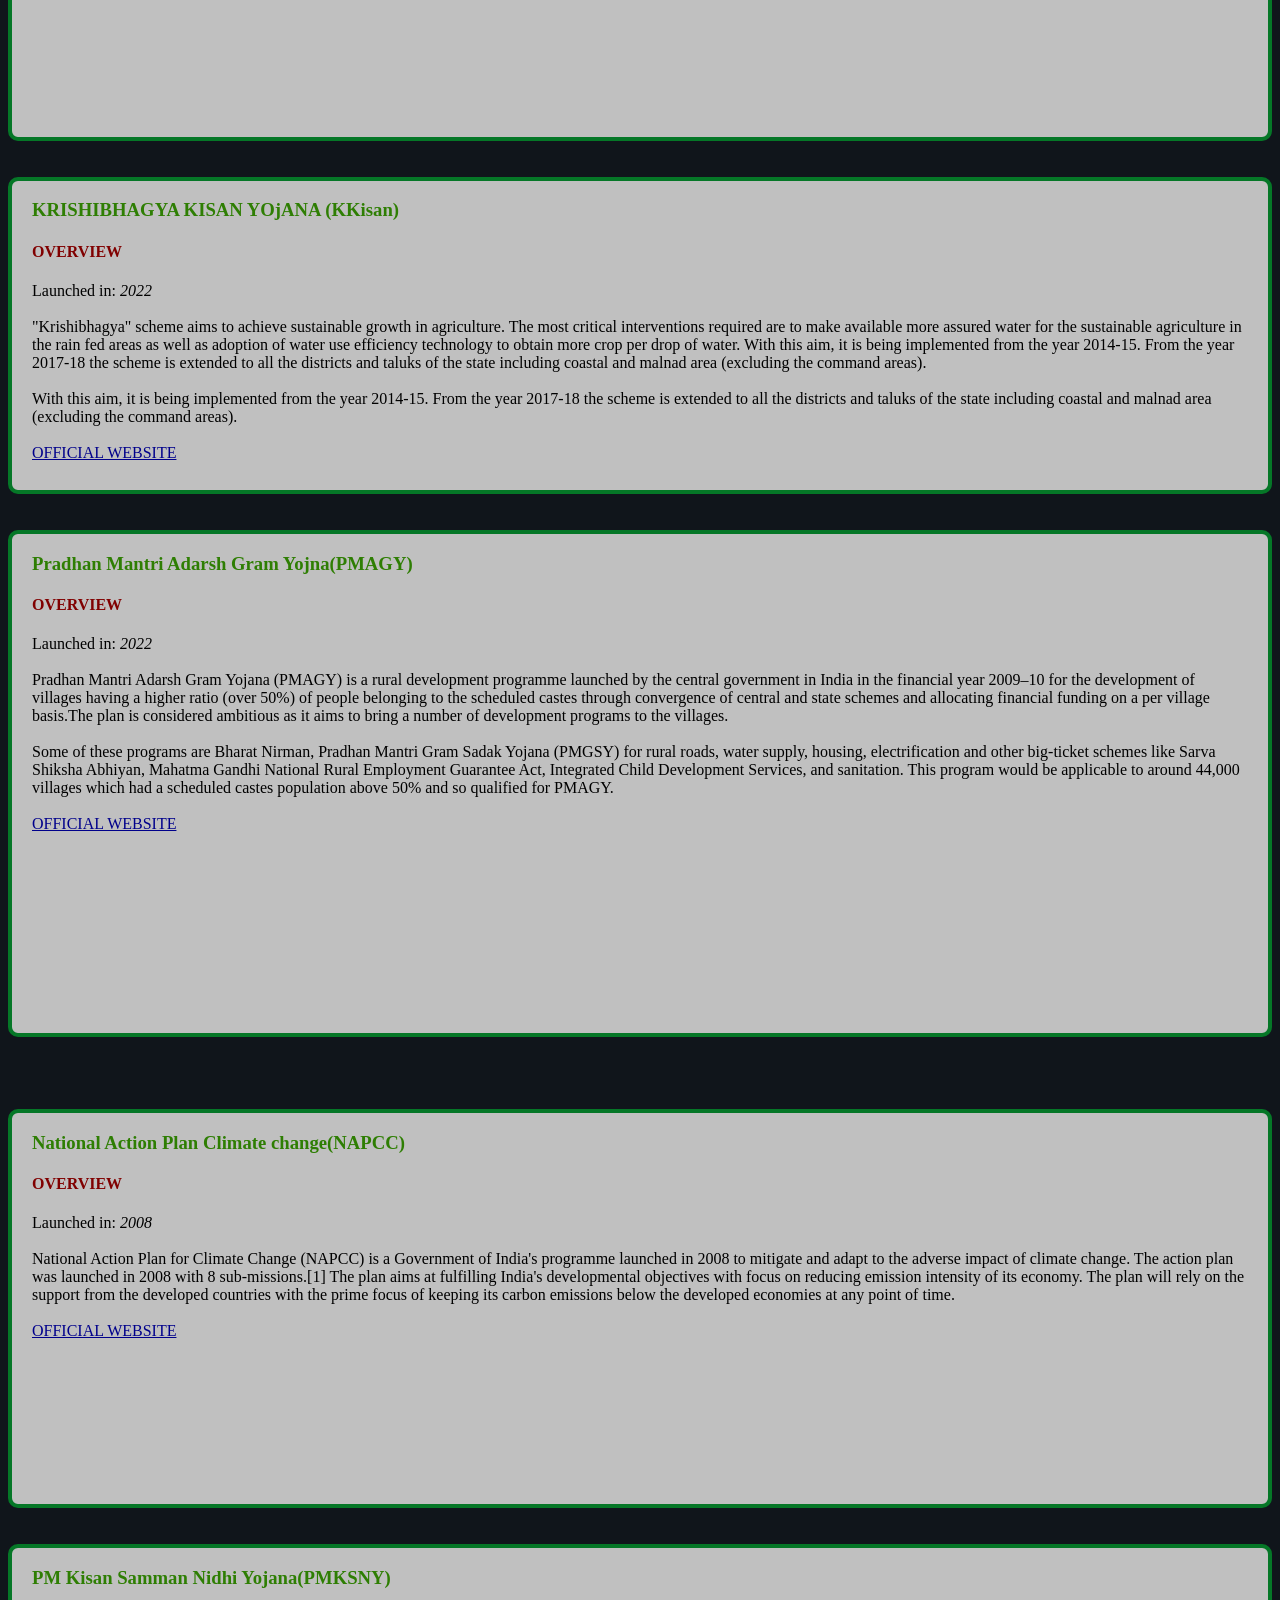
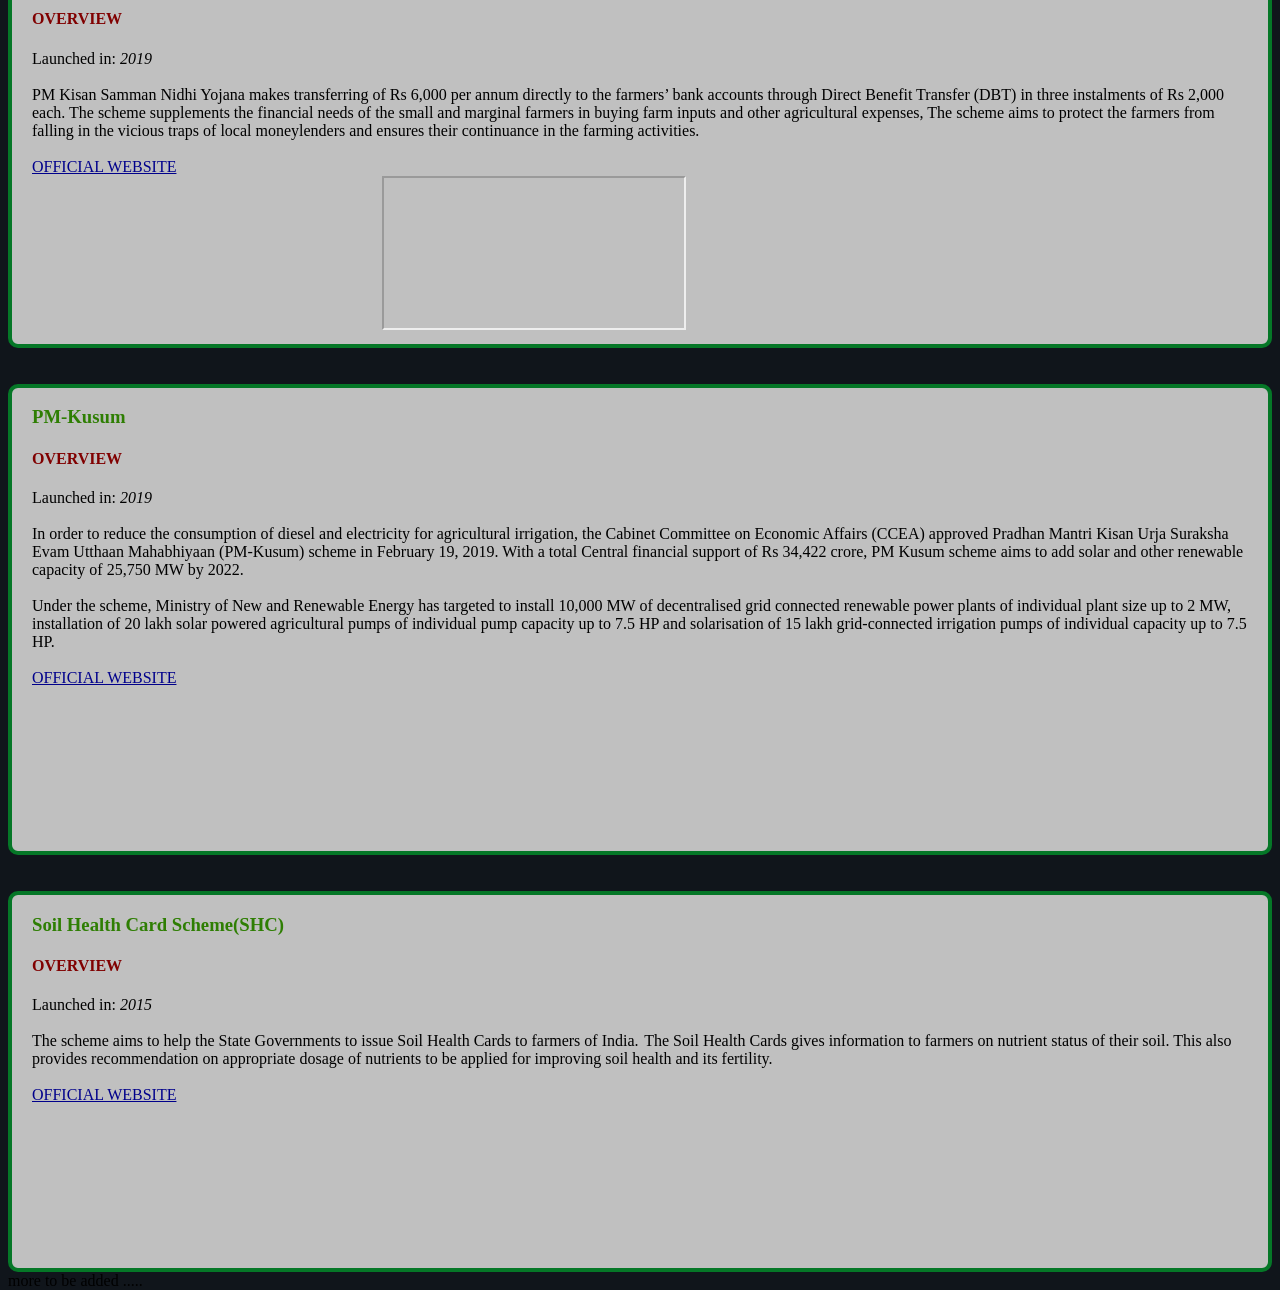
<file: govts.html>
<!DOCTYPE html>
<html lang="en" dir="ltr">

<style type="text/css">
  .header {
    overflow: hidden;
    background-color: #10151b;
    padding: 10px 30px;
  }

  .header a {
    float: left;
    color: white;
    text-align: center;
    padding: 12px;
    text-decoration: none;
    font-size: 18px;
    line-height: 25px;
    border-radius: 4px;
  }

  .header a.logo {
    font-size: 25px;
    font-weight: bold;
  }

  .header a.logo:hover {
    background-color: black;
  }

  .header a:hover {
    background-color: rgb(86, 246, 11);
    color: black;
  }

  .header a.active {
    background-color: dodgerblue;
    color: white;
  }

  .header-right {
    float: right;
  }

  .subnav {
    float: left;
    overflow: hidden;
    padding: 12px;
    text-decoration: none;
    font-size: 18px;
    line-height: 25px;
    border-radius: 4px;
  }

  .subnav .subnavbtn {
    border: none;
    outline: none;
    color: white;

    background-color: inherit;
    font-family: inherit;
    margin: 0;
  }


  .subnav-content {
    display: none;
    position: absolute;

    background-color: black;
    z-index: 1;
  }

  .subnav-content a {
    float: left;
    color: white;
    text-decoration: none;
  }

  .subnav-content a:hover {
    background-color: rgb(6, 240, 26);
    color: black;
  }

  .subnav:hover .subnav-content {
    display: block;
  }
</style>

<head>
  <meta charset="utf-8">
  <meta name="viewport" content="width=device-width, initial-scale=1.0">
  <title>Government Schemes</title>
  <link rel="stylesheet" href="govts/indexamd.css">
  <link rel="buttonscrpt" href="govts/topbutton.js">

</head>

<body>
  <a class="top-link hide" href="" id="js-top">

    <span class="screen-reader-text">Back to Top</span>
  </a>
</body>



<!-- Start mainmenu -->
<header>
  <div class="header">
    <a href="index.html" class="logo"><img style="height: 80px;" src="images/footer-logo.png" alt="logo"></a>
    <br>
    <div id="google_element"></div>
    <script src="http://translate.google.com/translate_a/element.js?cb=loadGoogleTranslate"></script>

    <script>
      function loadGoogleTranslate() {

        new google.translate.TranslateElement(

          "google_element");
      }
    </script>
  </div>

</header>
<!-- End mainmenu -->

<div class="entire" style="color: aliceblue;">

  <h1>
    <b>GOVERMENT SCHEMES FOR FARMERS</b>
  </h1>
  <br>
  <br>
</div>

<div class="boxx">


  <p>The government has introduced various schemes for the security of the farmers and the development of the <br>
    agricultural sector. <br>
    Some of the schemes devised by the central government are :
  <header>
    <div style="background-color:#c0c0c0" class="header">
      <br>
      <div style="float: left;" class="header-right">
        <a style="color: black;" href="#1 "> E-NAM</a>
        <a style="color: black;" href="#2 "> NMSA</a>
        <a style="color: black;" href="#3 "> PMKSY</a>
        <a style="color: black;" href="#4 "> PKVY</a>
        <a style="color: black;" href="#5 "> PMFBY</a>
        <a style="color: black;" href="#6 "> MIF</a>
        <a style="color: black;" href="#7 "> KCC</a>
        <a style="color: black;" href="#8 "> AIF</a>
        <a style="color: black;" href="#9 "> NFSM</a>
        <a style="color: black;" href="#10"> MIDH</a>
        <a style="color: black;" href="#11"> SMAM</a>
        <a style="color: black;" href="#12"> APY</a>
        <a style="color: black;" href="#13"> DBT</a>
        <a style="color: black;" href="#14"> RSBM</a>
        <a style="color: black;" href="#15"> PMSBY</a>
        <a style="color: black;" href="#16"> KKISAN</a>
        <a style="color: black;" href="#17"> PMAGY</a>
        <a style="color: black;" href="#19"> NAPCC</a>
        <a style="color: black;" href="#20"> PMKSNY</a>
        <a style="color: black;" href="#21"> PM-Kusum</a>
        <a style="color: black;" href="#22"> SHC</a>
      </div>
    </div>

  </header>

  </p>

</div>

<br>
<div class="boxx">
  <h3 id="1">National Agricultural Market (E-NAM)</h3>
  <h4>OVERVIEW</h4>
  <p>
    Launched in : <i>APRIL 2016</i> <br><br>
    National Agriculture Market (eNAM) is a pan-India electronic trading portal which networks the existing APMC mandis
    to create a unified national market for agricultural commodities.
    <br>
    <br>
    Small Farmers Agribusiness Consortium (SFAC) is the lead agency for implementing eNAM under the aegis of Ministry of
    Agriculture and Farmers’ Welfare, Government of India.
    <br>
    <br>
    Goal is to promote uniformity in agriculture marketing by streamlining of procedures across the integrated markets,
    removing information asymmetry between buyers and sellers and promoting real time price discovery based on actual
    demand and supply.
  </p>
  <a href="https://www.enam.gov.in/web/ " target="_blank"> OFFICIAL WEBSITE</a><br><br>

  <div class="video">

    <iframe width=" " height=" " src="https://www.youtube.com/embed/6okFG0gGAXE" title="YouTube video player"
      frameborder="2" allow="accelerometer; autoplay; clipboard-write; encrypted-media; gyroscope; picture-in-picture"
      allowfullscreen></iframe>
  </div>
</div>
<br>
<br>

<div class="boxx">
  <h3 id="2">National Mission For Sustainable Agriculture (NMSA)</h3>
  <h4>OVERVIEW</h4>
  <p>
    Launched in: <i>2015</i><br><br>
    National Mission for Sustainable Agriculture (NMSA) has been formulated for enhancing agricultural productivity
    especially in rainfed areas focusing on integrated farming, water use efficiency, soil health management and
    synergizing resource conservation.
    <br>
    <br>
    The strategies and programmers of actions (POA) outlined in the Mission Document, that was accorded ‘in principle’
    approval by Prime Minister’s Council on Climate Change (PMCCC) on 23.09.2010,aim at promoting sustainable
    agriculture through a series of adaptation measures focusing on ten key dimensions encompassing Indian agriculture
    namely; ‘Improved crop seeds, livestock and fish cultures’, ‘Water Use Efficiency’, ‘Pest Management’, ‘Improved
    Farm Practices’, ‘Nutrient Management’, ‘Agricultural insurance’, ‘Credit support’, ‘Markets’, ‘Access to
    Information’ and ‘Livelihood diversification’.
  </p>
  <a href="https://nmsa.dac.gov.in/ " target="_blank"> OFFICIAL WEBSITE</a><br><br>
  <div class="video">
    <iframe width=" " height=" " src="https://www.youtube.com/embed/DS_SMVvqzsg" title="YouTube video player"
      frameborder="2" allow="accelerometer; autoplay; clipboard-write; encrypted-media; gyroscope; picture-in-picture"
      allowfullscreen></iframe>
  </div>
</div>
<br>
<br>
<div class="boxx">
  <h3 id="3">Pradhan Mantri Krishi Sinchai Yojana (PMKSY)</h3>
  <h4>OVERVIEW</h4>
  <p>
    Launched in : <i>January 2006</i><br><br>
    The Government of India has been implementing Centrally Sponsored Scheme on Micro Irrigation with the objective to
    enhance water use efficiency in the agriculture sector by promoting appropriate technological interventions like
    drip & sprinkler irrigation technologies and encourage the farmers to use water saving and conservation
    technologies.
    <br>
    <br>
    To this effect Pradhan Mantri Krishi Sinchayee Yojana (PMKSY) has been formulated with the vision of extending the
    coverage of irrigation ‘Har Khet ko pani’ and improving water use efficiency ‘More crop per drop' in a focused
    manner with end to end solution on source creation, distribution, management, field application and extension
    activities.
    <br><br>

  </p>
  <a href=" https://pmksy.gov.in/" target="_blank"> OFFICIAL WEBSITE</a><br><br>
  <div class="video">
    <iframe width=" " height=" " src="https://www.youtube.com/embed/FeS_btDFkRA" title="YouTube video player"
      frameborder="2" allow="accelerometer; autoplay; clipboard-write; encrypted-media; gyroscope; picture-in-picture"
      allowfullscreen></iframe>
  </div>
</div>
<br>
<br>
<div class="boxx">
  <h3 id="4">Paramparagat Krishi Vikas Yojna (PKVY)</h3>
  <h4>OVERVIEW</h4>
  <p>
    launched in: <i>2015</i><br><br>
    It aims at development of sustainable models of organic farming through a mix of traditional wisdom and modern
    science to ensure long term soil fertility buildup, resource conservation and helps in climate change adapatation
    and mitigation.
    <br><br>
    PKVY also aims at empowering farmers through institutional development through clusters approch not only in farm
    practice management,input production,quality assurance but also in value addition and direct marketing through
    innovative means.
    <br><br>

  </p>
  <a href=" https://pgsindia-ncof.gov.in/PKVY/Introduction.aspx" target="_blank"> OFFICIAL WEBSITE</a><br><br>
  <div class="video">
    <iframe width=" " height=" " src="https://www.youtube.com/embed/_JTaN927MKc" title="YouTube video player"
      frameborder="2" allow="accelerometer; autoplay; clipboard-write; encrypted-media; gyroscope; picture-in-picture"
      allowfullscreen></iframe>
  </div>
</div>
<br>
<br>
<div class="boxx">
  <h3 id="5">Pradhan Mantri Fasal Bima Yojana (PMFBY)</h3>
  <h4>OVERVIEW</h4>
  <p>
    Launched in : <i>February 2016</i><br><br>
    Crop Insurance is an integrated IT solution and a web-based ecosystem to speed up service delivery, unify fragmented
    databases, achieve a single view of data, and eliminate manual processes. Crop Insurance provides insurance services
    to farmers faster than before.
    <br><br>
    This is a stable, secure and seamlessly integrated ecosystem created with a comprehensive view of data in a secure
    environment thereby enabling information access to multiple stakeholders viz. Farmers, Govt. Functionaries,
    Insurance Companies, Intermediaries, Bankers and social & community bodies.
    <br><br>
    Crop Insurance portal has enabled the digitization of notification of areas, crops, schemes for enabling information
    access to multiple stakeholders thereby facilitating ease of access to the farmers in availing crop insurance
    services. This automated solution has opened a window of opportunity to remote and economically-weak farmers to
    benefit from crop insurance services.

  </p>
  <a href=" https://pmfby.gov.in/" target="_blank"> OFFICIAL WEBSITE</a><br><br>
  <div class="video">
    <iframe width=" " height=" " src="https://www.youtube.com/embed/IGQ3EgCeoXg" title="YouTube video player"
      frameborder="2" allow="accelerometer; autoplay; clipboard-write; encrypted-media; gyroscope; picture-in-picture"
      allowfullscreen></iframe>
  </div>
</div>
<br>
<br>
<div class="boxx">
  <h3 id="6">Micro Irrigation Fund (MIF)</h3>
  <h4>OVERVIEW</h4>
  <p>
    Launched in : <i>2016</i><br><br>
    The Department of Agriculture, Cooperation & Farmers Welfare (DAC&FW) is implementing a Centrally Sponsored Scheme
    of ‘Per Drop More Crop’ component of ‘Pradhan Mantri Krishi Sinchayee Yojana (PMKSY-PDMC)’ from 2015-16 in all the
    States of the country which focuses on enhancing water use efficiency at farm level through Micro Irrigation viz.
    Drip and Sprinkler irrigation systems.
    <br>
    <br>
    Recent evaluation studies of the scheme indicate that the coverage of Micro Irrigation is relevant in achieving
    national priorities such as substantially improving on-farm water use efficiency, enhancing crop productivity,
    ensuring better returns to farmers, generating employment opportunities etc. Further, the scheme has been effective
    in terms of ensuring benefits for farmers e.g. higher productivity; reduction in labour cost, water consumption,
    power utilization, fertilizer use etc.<br><br>
  <div class="video">
    <iframe width=" " height=" " src="https://www.youtube.com/embed/bF9dEvYwG9U" title="YouTube video player"
      frameborder="0" allow="accelerometer; autoplay; clipboard-write; encrypted-media; gyroscope; picture-in-picture"
      allowfullscreen></iframe>
  </div>
</div>
<br>
<br></p>
<div class="boxx">
  <h3 id="7">e-Kisan Credit Card (KCC)</h3>
  <h4>OVERVIEW</h4>
  <p>
    Launched in:<i>1998</i><br><br>
    The Kisan Credit Card (KCC) scheme was introduced in 1998 for issue of Kisan Credit Cards to farmers on the basis of
    their holdings for uniform adoption by the banks so that farmers may use them to readily purchase agriculture inputs
    such as seeds, fertilizers, pesticides etc. and draw cash for their production needs.
    <br><br>
    The Kisan Credit Card Scheme is to be implemented by Commercial Banks, RRBs, Small Finance Banks and Cooperatives.
    <br><br>
    The Kisan Credit Card scheme aims at providing adequate and timely credit support from the banking system under a
    single window with flexible and simplified procedure to the farmers for their cultivation and other needs as
    indicated below:

    <li>To meet the short term credit requirements for cultivation of crops</li>
    <li>Post-harvest expenses</li>
    <li>Produce marketing loan</li>
    <li>Consumption requirements of farmer household;</li>
    <li>Working capital for maintenance of farm assets and activities allied to agriculture</li>
    <li>Investment credit requirement for agriculture and allied activities.</li>
  </p>
  <div class="video">
    <iframe width=" " height=" " src="https://www.youtube.com/embed/OKs9kbLlDzw" title="YouTube video player"
      frameborder="2" allow="accelerometer; autoplay; clipboard-write; encrypted-media; gyroscope; picture-in-picture"
      allowfullscreen></iframe>
  </div>
</div>
<br>
<br>
<div class="boxx">
  <h3 id="8">Agriculture Infrastructure Fund (AIF)</h3>

  <h4>OVERVIEW</h4>
  <p>
    Launched in: <i>2020</i><br><br>
    The role of infrastructure is crucial for agriculture development and for taking the
    production dynamics to the next level. It is only through the development of infrastructure,
    especially at the post harvest stage that the produce can be optimally utilized with opportunity
    for value addition and fair deal for the farmers
    <br><br>
    It was launched in 2020 as a part of the Rs. 20 lakh crore stimulus package announced in response to the Covid-19
    crisis.
    <br><br>

  </p>
  <div class="video">
    <iframe width="" height="" src="https://www.youtube.com/embed/EZ-rKoNq7Tw" title="YouTube video player"
      frameborder="02" allow="accelerometer; autoplay; clipboard-write; encrypted-media; gyroscope; picture-in-picture"
      allowfullscreen></iframe>
  </div>
</div>
<br>
<br>
<div class="boxx">
  <h3 id="9">National Food Security Mission (NFSM)</h3>
  <h4>OVERVIEW</h4>
  Launched in: <i> OCTOBER 2007</i><br><br>
  The National Development Council (NDC) in its 53rd meeting held on 29th May, 2007 adopted a resolution to launch a
  Food Security Mission comprising rice, wheat and pulses to increase the annual production of rice by 10 million
  tonnes, wheat by 8 million tonnes and pulses by 2 million tonnes by the end of the Eleventh Plan (2011-12).
  Accordingly, a Centrally Sponsored Scheme, 'National Food Security Mission' (NFSM), was launched in October 2007.
  <br><br>
  The Mission met with an overwhelming success and achieved the targeted additional production of rice, wheat and
  pulses. The Mission continued during 12th Five Year Plan with new targets of additional production of food grains of
  25 million tonnes of food grains comprising of 10 million tonnes rice, 8 million tonnes of wheat, 4 million tonnes of
  pulses and 3 million tonnes of coarse cereals by the end of 12th Five Year Plan.<br><br>

  <a href=" https://www.nfsm.gov.in" target="_blank"> OFFICIAL WEBSITE</a><br><br>
</div>




<br>
<br>
<div class="boxx">
  <h3 id="10">Mission for Integrated Development of Horticulture (MIDH)</h3>
  <h4>OVERVIEW</h4>
  Launched in: <i>2022</i>
  <br><br>
  Mission for Integrated Development of Horticulture (MIDH) is a Centrally Sponsored Scheme for the holistic growth of
  the horticulture sector covering fruits, vegetables, root & tuber crops, mushrooms, spices, flowers, aromatic plants,
  coconut, cashew, cocoa and bamboo
  <br><br>
  nder MIDH, Government of India (GOI) contributes 60%, of total outlay for developmental programmes in all the states
  except states in North East and Himalayas, 40% share is contributed by State Governments. In the case of North Eastern
  States and Himalayan States, GOI contributes 90%
  <br>
  <a href="https://midh.gov.in " target="_blank"> OFFICIAL WEBSITE</a><br><br>
  <div class="video">
    <iframe width="" height="" src="https://www.youtube.com/embed/1s_Kt3fWTIk" title="YouTube video player"
      frameborder="2" allow="accelerometer; autoplay; clipboard-write; encrypted-media; gyroscope; picture-in-picture"
      allowfullscreen></iframe>
  </div>
</div>
<br>
<br>
<div class="boxx">
  <h3 id="11">Sub Mission on Agriculture Mechanization (SMAM)</h3>
  <h4>OVERVIEW</h4>
  Launched in: <i>2015</i><br><br>
  Ministry of Agriculture and Farmers Welfare has launched a Sub-Mission on Agricultural Mechanization (SMAM) in 2014-15
  with the objectives of increasing the reach of farm mechanization to small and marginal farmers and to the regions &
  difficult area where farm power availability is low.
  <br><br>

  To boost up mechanization in the agriculture sector improved agricultural implements and machinery are essential
  inputs for modern agriculture that enhance the productivity of crops besides reducing human drudgery and cost of
  cultivation. Mechanization also helps in improving the utilization efficiency of other inputs therefore considered to
  be one of the most important segments of the agriculture sector to boost the income of farmers and growth of the
  agricultural economy.
  <br><br>
  For strengthening of agricultural mechanization in the country and to bring more inclusiveness Sub-Mission on
  Agricultural Mechanization (SMAM) has been introduced with the main objectives of are to promote ‘Custom Hiring
  Centres’ and ‘Hi-tech Hubs of High-Value Machines’ to offset the adverse economies of scale arising due to small and
  fragmented landholding and high cost of individual ownership; Creating awareness among stakeholders through
  demonstration and capacity building activities and ensuring performance testing and certification of agricultural
  machines at designated testing centres located all over the country.
  <br><br>
  <div class="video">
    <iframe width="" height="" src="https://www.youtube.com/embed/QDBtsiy8AMY" title="YouTube video player"
      frameborder="02" allow="accelerometer; autoplay; clipboard-write; encrypted-media; gyroscope; picture-in-picture"
      allowfullscreen></iframe>
  </div>


</div><br><br>




<div class="boxx">
  <h3 id="12">ATAL PENSION YOGANA (APY)</h3>
  <h4>OVERVIEW</h4>
  Launched in: <i>2022</i>
  <br><br>
  As our young population ages, it is also going to be pension-less. Encouraged by the success of the Pradhan Mantri Jan
  Dhan Yojana, I propose to work towards creating a universal social security system for all Indians that will ensure
  that no Indian citizen will have to worry about illness, accidents or penury in old age,” said then Finance Minister
  Jaitley in his 2015-16 Union Budget speech. In keeping with this ideal, a National Pension Scheme, the Atal Pension
  Yojana was effected from May 2015. The scheme intends to bring pension benefits to people of the unorganised sector so
  that they can enjoy social security with a minimum contribution per month.
  <br><br>
  Upon the contributor’s death, the spouse of the contributor can claim the pension and after the spouse’s death, the
  nominee will be returned the corpus accrued. The amount collected under the scheme is to be managed by Pension Funds
  Regulatory and Development Authority of India (PFRDA) as per the investment pattern specified by the Government of
  India. Individual applicants will have no choice of pension funds or investment allocation
  <br><br />
  <a href="https://www.india.gov.in/spotlight/atal-pension-yojana " target="_blank"> OFFICIAL WEBSITE</a><br><br>
  <div class="video">

    <iframe width="" height="" src="https://www.youtube.com/embed/nCIHMNPTIFg" title="YouTube video player" frameborder="0" allow="accelerometer; autoplay; clipboard-write; encrypted-media; gyroscope; picture-in-picture" allowfullscreen></iframe>
  </div>
</div>
<br>
<br>

<div class="boxx">
  <h3 id="13">DIRECT BENEFIT TRANSFER YOGANA (DBT)</h3>
  <h4>OVERVIEW</h4>
  Launched in: <i>2022</i>
  <br><br>
  The Government has introduced Direct Benefit Transfer (DBT) system in Fertilizers w.e.f. October 2016. Under the
  fertilizer DBT system, 100% subsidy on various fertilizer grades is released to the fertilizer companies on the basis
  of actual sales made by the retailers to the beneficiaries
  <br><br>
  Sale of all subsidized fertilizers to farmers/buyers is made through Point of Sale (PoS) devices installed at each
  retailer shop and the beneficiaries are identified through Aadhaar Card, KCC, Voter Identity Card etc. Different
  States/U.T.s have been put on Go-Live mode w.e.f. 01.09.2017 and the Pan-India Roll out has been
  completed by March, 2018
  <br><br />
  <a href="https://dbtbharat.gov.in/applyforschemes/scheme-beneficiary-category" target="_blank"> OFFICIAL
    WEBSITE</a><br><br>
  <div class="video">

    <iframe width="" height="" src="https://www.youtube.com/embed/XOOWNXoFTuc" title="YouTube video player" frameborder="0" allow="accelerometer; autoplay; clipboard-write; encrypted-media; gyroscope; picture-in-picture" allowfullscreen></iframe>
  </div>
</div>
</div>

<br>
<br>


<div class="boxx">
  <h3 id="14">RASHTRIYA SWASTHYA BIMA YOJANA (RSBM)</h3>
  <h4>OVERVIEW</h4>
  Launched in: <i>2022</i>
  <br><br>
  The workers in the unorganized sector constitute about 93% of the total work force in the country. The Government has
  been implementing some social security measures for certain occupational groups but the coverage is miniscule.
  Majority of the workers are still without any social security coverage.
  <br><br>
  One of the major insecurities for workers in the unorganized sector is the frequent incidences of illness and need for
  medical care and hospitalization of such workers and their family members. Despite the expansion in the health
  facilities, illness remains one of the most prevalent causes of human deprivation in India.
  <br><br />
  <a href="https://www.india.gov.in/spotlight/rashtriya-swasthya-bima-yojana" target="_blank"> OFFICIAL
    WEBSITE</a><br><br>
  <div class="video">

    <iframe width="" height="" src="https://www.youtube.com/embed/CP9mkRnN6Hg" title="YouTube video player" frameborder="0" allow="accelerometer; autoplay; clipboard-write; encrypted-media; gyroscope; picture-in-picture" allowfullscreen></iframe>
  </div>
</div>

<br>
<br>

<div class="boxx">
  <h3 id="15">PRADHAN MANTRI SURAKSHA BIMA YOJANA (PMSBY)</h3>
  <h4>OVERVIEW</h4>
  Launched in: <i>2022</i>
  <br><br>
  The Scheme is available to people in the age group 18 to 70 years with a bank account who give their consent to join /
  enable auto-debit on or before 31st May for the coverage period 1st June to 31st May on an annual renewal basis.
  Aadhar would be the primary KYC for the bank account. The risk coverage under the scheme isRs.2 lakh for accidental
  death and full disability and Rs. 1 lakh for partial disability.
  <br><br>
  The premium of Rs. 20 per annum is to be deducted from the account holder’s bank account through ‘auto-debit’ facility
  in one installment. The scheme is being offered by Public Sector General Insurance Companies or any other General
  Insurance Company who are willing to offer the product on similar terms with necessary approvals and tie up with banks
  for this purpose
  <br><br />
  <a href="https://financialservices.gov.in/insurance-divisions/Government-Sponsored-Socially-Oriented-Insurance-Schemes/Pradhan-Mantri-Suraksha-Bima-Yojana(PMSBY) "
    target="_blank"> OFFICIAL WEBSITE</a>
  <div class="video">

    <iframe width="" height="" src="https://www.youtube.com/embed/JGUJXWtv-50" title="YouTube video player" frameborder="0" allow="accelerometer; autoplay; clipboard-write; encrypted-media; gyroscope; picture-in-picture" allowfullscreen></iframe>
  </div>
  <br><br>

</div>

<br>
<br>

<div class="boxx">
  <h3 id="16">KRISHIBHAGYA KISAN YOjANA (KKisan)</h3>
  <h4>OVERVIEW</h4>
  Launched in: <i>2022</i>
  <br><br>
  "Krishibhagya" scheme aims to achieve sustainable growth in agriculture. The most critical interventions required are
  to make available more assured water for the sustainable agriculture in the rain fed areas as well as adoption of
  water use efficiency technology to obtain more crop per drop of water. With this aim, it is being implemented from the
  year 2014-15. From the year 2017-18 the scheme is extended to all the districts and taluks of the state including
  coastal and malnad area (excluding the command areas).
  <br><br>
  With this aim, it is being implemented from the year 2014-15. From the year 2017-18 the scheme is extended to all the
  districts and taluks of the state including coastal and malnad area (excluding the command areas).

  <br><br />
  <a href="https://kkisan.karnataka.gov.in/Citizen/ApplicationEntry.aspx?AID=AP" target="_blank"> OFFICIAL WEBSITE</a>
  
  <br><br>

</div>

<br /><br />

<div class="boxx">
  <h3 id="17">Pradhan Mantri Adarsh Gram Yojna(PMAGY)</h3>
  <h4>OVERVIEW</h4>
  Launched in: <i>2022</i>
  <br><br>
  Pradhan Mantri Adarsh Gram Yojana (PMAGY) is a rural development programme launched by the central government in India
  in the financial year 2009–10 for the development of villages having a higher ratio (over 50%) of people belonging to
  the scheduled castes through convergence of central and state schemes and allocating financial funding on a per
  village basis.The plan is considered ambitious as it aims to bring a number of development programs to the villages.
  <br><br>
  Some of these programs are Bharat Nirman, Pradhan Mantri Gram Sadak Yojana (PMGSY) for rural roads, water supply,
  housing, electrification and other big-ticket schemes like Sarva Shiksha Abhiyan, Mahatma Gandhi National Rural
  Employment Guarantee Act, Integrated Child Development Services, and sanitation. This program would be applicable to
  around 44,000 villages which had a scheduled castes population above 50% and so qualified for PMAGY.
  <br><br />
  <a href="https://pmagy.gov.in/aboutPMAGY" target="_blank"> OFFICIAL WEBSITE</a>
  <div class="video">

    <iframe width="" height="" src="https://www.youtube.com/embed/Jt5kKzUFsFg" title="YouTube video player" frameborder="0" allow="accelerometer; autoplay; clipboard-write; encrypted-media; gyroscope; picture-in-picture" allowfullscreen></iframe>
  </div>
  <br><br>

</div>

<br /><br />


</div>

<br /><br />

<div class="boxx">
  <h3 id="19">National Action Plan Climate change(NAPCC)</h3>
  <h4>OVERVIEW</h4>
  Launched in: <i>2008</i>
  <br><br>
  National Action Plan for Climate Change (NAPCC) is a Government of India's programme launched in 2008 to mitigate and adapt to the adverse impact of climate change. The action plan was launched in 2008 with 8 sub-missions.[1] The plan aims at fulfilling India's developmental objectives with focus on reducing emission intensity of its economy. The plan will rely on the support from the developed countries with the prime focus of keeping its carbon emissions below the developed economies at any point of time.
  <br><br>
  <a href="https://moef.gov.in/en/division/environment-divisions/climate-changecc-2/national-action-plan-on-climate-change/" target="_blank"> OFFICIAL WEBSITE</a>
  <div class="video">
    <iframe width="" height="" src="https://www.youtube.com/embed/Z9lngWvBg8Y" title="YouTube video player" frameborder="0" allow="accelerometer; autoplay; clipboard-write; encrypted-media; gyroscope; picture-in-picture" allowfullscreen></iframe>
   
  </div>

</div>
<br /><br />

<div class="boxx">
  <h3 id="20">PM Kisan Samman Nidhi Yojana(PMKSNY)</h3>
  <h4>OVERVIEW</h4>
  Launched in: <i>2019</i>
  <br><br>
 PM Kisan Samman Nidhi Yojana makes transferring of Rs 6,000 per annum directly to the
  farmers’ bank accounts through Direct Benefit Transfer (DBT) in three instalments of Rs 2,000 each. The scheme
  supplements the financial needs of the small and marginal farmers in buying farm inputs and other agricultural
  expenses, The scheme aims to protect the farmers from falling in the vicious traps of local moneylenders and ensures
  their continuance in the farming activities.
  <br><br />
  <a href="https://ruralmarketing.in/stories/all-you-need-to-know-about-pm-kisan-samman-nidhi-yojana/" target="_blank">
    OFFICIAL WEBSITE</a>
  <div class="video">

    <iframe width=" " height=" " src="https://www.youtube.com/embed/3e2tS-E1-4o" title="YouTube video player"
      frameborder="2" allow="accelerometer; autoplay; clipboard-write; encrypted-media; gyroscope; picture-in-picture"
      allowfullscreen></iframe>
  </div>

</div>

<br /><br />

<div class="boxx">
  <h3 id="21">PM-Kusum</h3>
  <h4>OVERVIEW</h4>
  Launched in: <i>2019</i>
  <br><br>
  In order to reduce the consumption of diesel and electricity for agricultural irrigation, the Cabinet Committee on Economic Affairs (CCEA) approved Pradhan Mantri Kisan Urja Suraksha Evam Utthaan Mahabhiyaan (PM-Kusum) scheme in February 19, 2019. With a total Central financial support of Rs 34,422 crore, PM Kusum scheme aims to add solar and other renewable capacity of 25,750 MW by 2022.
<br/><br/>
Under the scheme, Ministry of New and Renewable Energy has targeted to install 10,000 MW of decentralised grid connected renewable power plants of individual plant size up to 2 MW, installation of 20 lakh solar powered agricultural pumps of individual pump capacity up to 7.5 HP and solarisation of 15 lakh grid-connected irrigation pumps of individual capacity up to 7.5 HP.
  <br><br />
  <a href="https://ruralmarketing.in/stories/energy-conservation-everything-you-need-to-know-about-pm-kusum-scheme/" target="_blank">
    OFFICIAL WEBSITE</a>
  <div class="video">

    <iframe width="" height="" src="https://www.youtube.com/embed/F5agrc4RY7Y" title="YouTube video player" frameborder="0" allow="accelerometer; autoplay; clipboard-write; encrypted-media; gyroscope; picture-in-picture" allowfullscreen></iframe>
  </div>

</div>

<br /><br />

<div class="boxx">
  <h3 id="22">Soil Health Card Scheme(SHC)</h3>
  <h4>OVERVIEW</h4>
  Launched in: <i>2015</i>
  <br><br>
 The scheme aims to help the State Governments to issue Soil Health Cards to farmers of India.  The Soil Health Cards gives information to farmers on nutrient status of their soil. This also provides recommendation on appropriate dosage of nutrients to be applied for improving soil health and its fertility. 
  <br><br />
  <a href="soilhealth.dac.gov.in/" target="_blank">
    OFFICIAL WEBSITE</a>
  <div class="video">

    <iframe width="" height="" src="https://www.youtube.com/embed/qhj6stgAH9g" title="YouTube video player" frameborder="0" allow="accelerometer; autoplay; clipboard-write; encrypted-media; gyroscope; picture-in-picture" allowfullscreen></iframe>
  </div>

</div>
</div>
more to be added .....
</body>

</html>
</file>
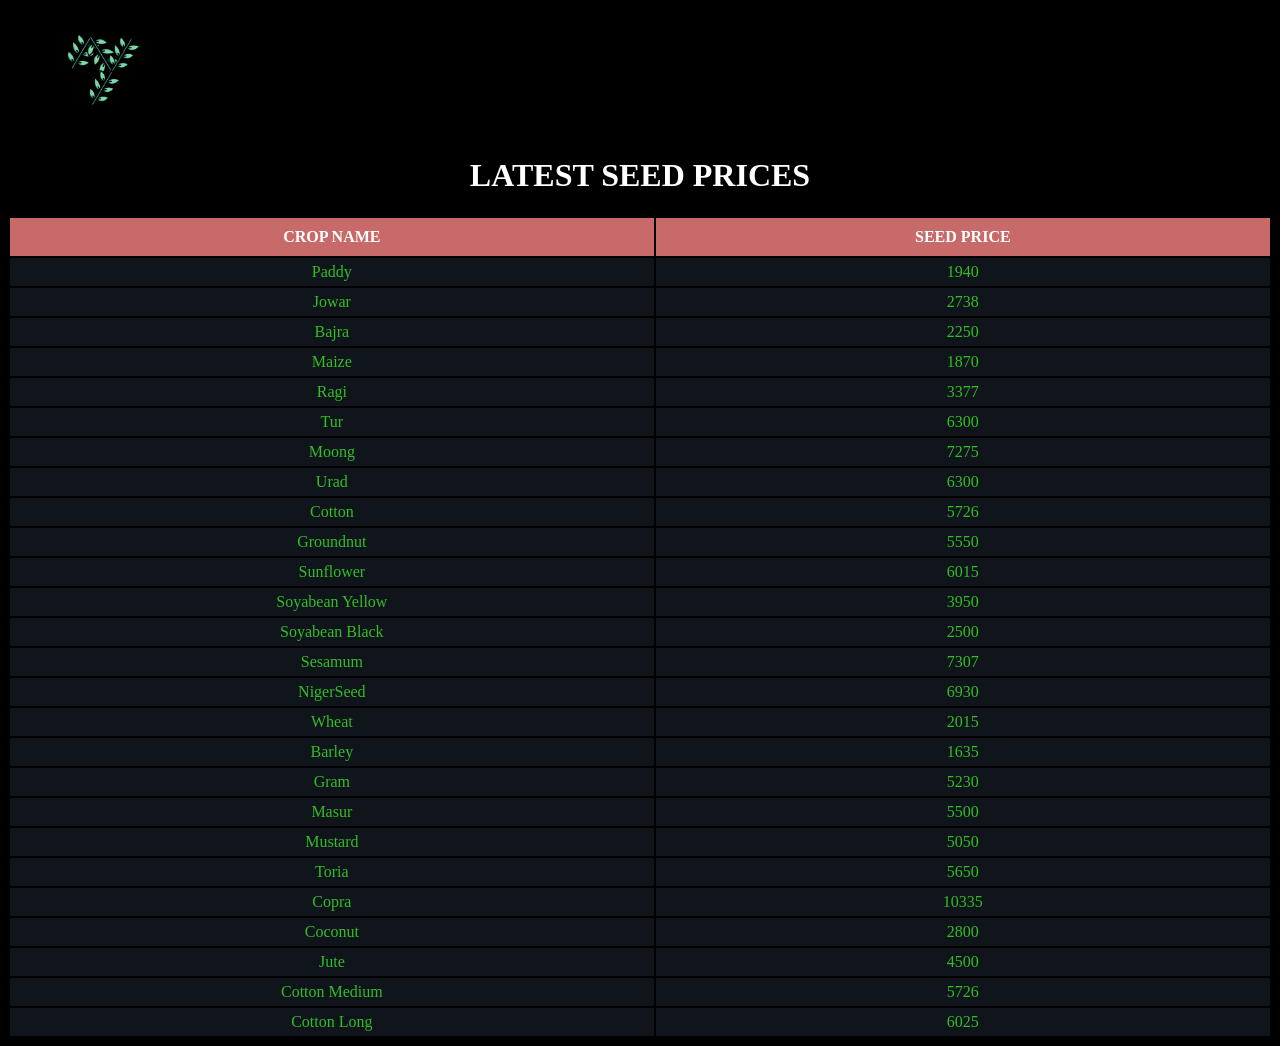
<file: seed price.html>
<!DOCTYPE html>
<html>
<head>

    <style type="text/css">

		.header {
		  overflow: hidden;
		  background-color: black;
		  padding: 10px 30px ;
		}
		
		.header a {
		  float: left;
		  color: white;
		  text-align: center;
		  padding: 12px;
		  text-decoration: none;
		  font-size: 18px; 
		  line-height: 25px;
		  border-radius: 4px;
		}
		
		.header a.logo {
		  font-size: 25px;
		  font-weight: bold;
		}
		.header a.logo:hover {
		  background-color: black;
		}
		
		.header a:hover {
		  background-color: rgb(86, 246, 11);
		  color: black;
		}
		
		.header a.active {
		  background-color: dodgerblue;
		  color: white;
		}
		
		.header-right {
		  float: right;
		}
		.subnav {
		  float: left;
		  overflow: hidden;
		  padding: 12px;
		  text-decoration: none;
		  font-size: 18px; 
		  line-height: 25px;
		  border-radius: 4px;
		}
		
		.subnav .subnavbtn {
		  border: none;
		  outline: none;
		  color: white;
		
		  background-color: inherit;
		  font-family: inherit;
		  margin: 0;
		}
		
		
		.subnav-content {
		  display: none;
		  position: absolute;
		
		  background-color: black;
		  z-index: 1;
		}
		
		.subnav-content a {
		  float: left;
		  color: white;
		  text-decoration: none;
		}
		
		.subnav-content a:hover {
		  background-color: rgb(6, 240, 26);
		  color: black;
		}
		
		.subnav:hover .subnav-content {
		  display: block;
		}
</style>

<style>
    *{text-align: center;}
</style>

<title>Seed Price </title>
 <link rel="stylesheet" href="seed/newstyles.css">
</head>

<header>
    <div class="header">
     <a href="index.html" class="logo"><img style="height: 80px;" src="images/footer-logo.png" alt="logo"></a>
     <br>
	 <div id="google_element"></div>
				<script src="http://translate.google.com/translate_a/element.js?cb=loadGoogleTranslate"></script>

				<script>
					function loadGoogleTranslate() {

						new google.translate.TranslateElement(

							"google_element");
					}
				</script>

</div>
</header>

<body style="background-color: black;"> 
<div class ="entire">
<h1 style="color: white;"><b>LATEST SEED PRICES</b></h1>

<table class="tableizer-table" width=100% align="center" >
<thead ><tr class="tableizer-firstrow"><th style="padding: 10px;">CROP NAME</th><th style="padding: 10px;">SEED PRICE</`7th></tr></thead><tbody>
 <tr><td>Paddy</td><td>1940</td></tr>
 <tr><td>Jowar</td><td>2738</td></tr>
 <tr><td>Bajra</td><td>2250</td></tr>
 <tr><td>Maize</td><td>1870</td></tr>
 <tr><td>Ragi</td><td>3377</td></tr>
 <tr><td>Tur</td><td>6300</td></tr>
 <tr><td>Moong</td><td>7275</td></tr>
 <tr><td>Urad</td><td>6300</td></tr>
 <tr><td>Cotton</td><td>5726</td></tr>
 <tr><td>Groundnut</td><td>5550</td></tr>
 <tr><td>Sunflower</td><td>6015</td></tr>
 <tr><td>Soyabean Yellow</td><td>3950</td></tr>
 <tr><td>Soyabean Black</td><td>2500</td></tr>
 <tr><td>Sesamum</td><td>7307</td></tr>
 <tr><td>NigerSeed</td><td>6930</td></tr>
 <tr><td>Wheat</td><td>2015</td></tr>
 <tr><td>Barley</td><td>1635</td></tr>
 <tr><td>Gram</td><td>5230</td></tr>
 <tr><td>Masur</td><td>5500</td></tr>
 <tr><td>Mustard</td><td>5050</td></tr>
 <tr><td>Toria</td><td>5650</td></tr>
 <tr><td>Copra</td><td>10335</td></tr>
 <tr><td>Coconut</td><td>2800</td></tr>
 <tr><td>Jute</td><td>4500</td></tr>
 <tr><td>Cotton Medium</td><td>5726</td></tr>
 <tr><td>Cotton Long</td><td>6025</td></tr>
</tbody></table>

</div>
</body>
</html>
</file>
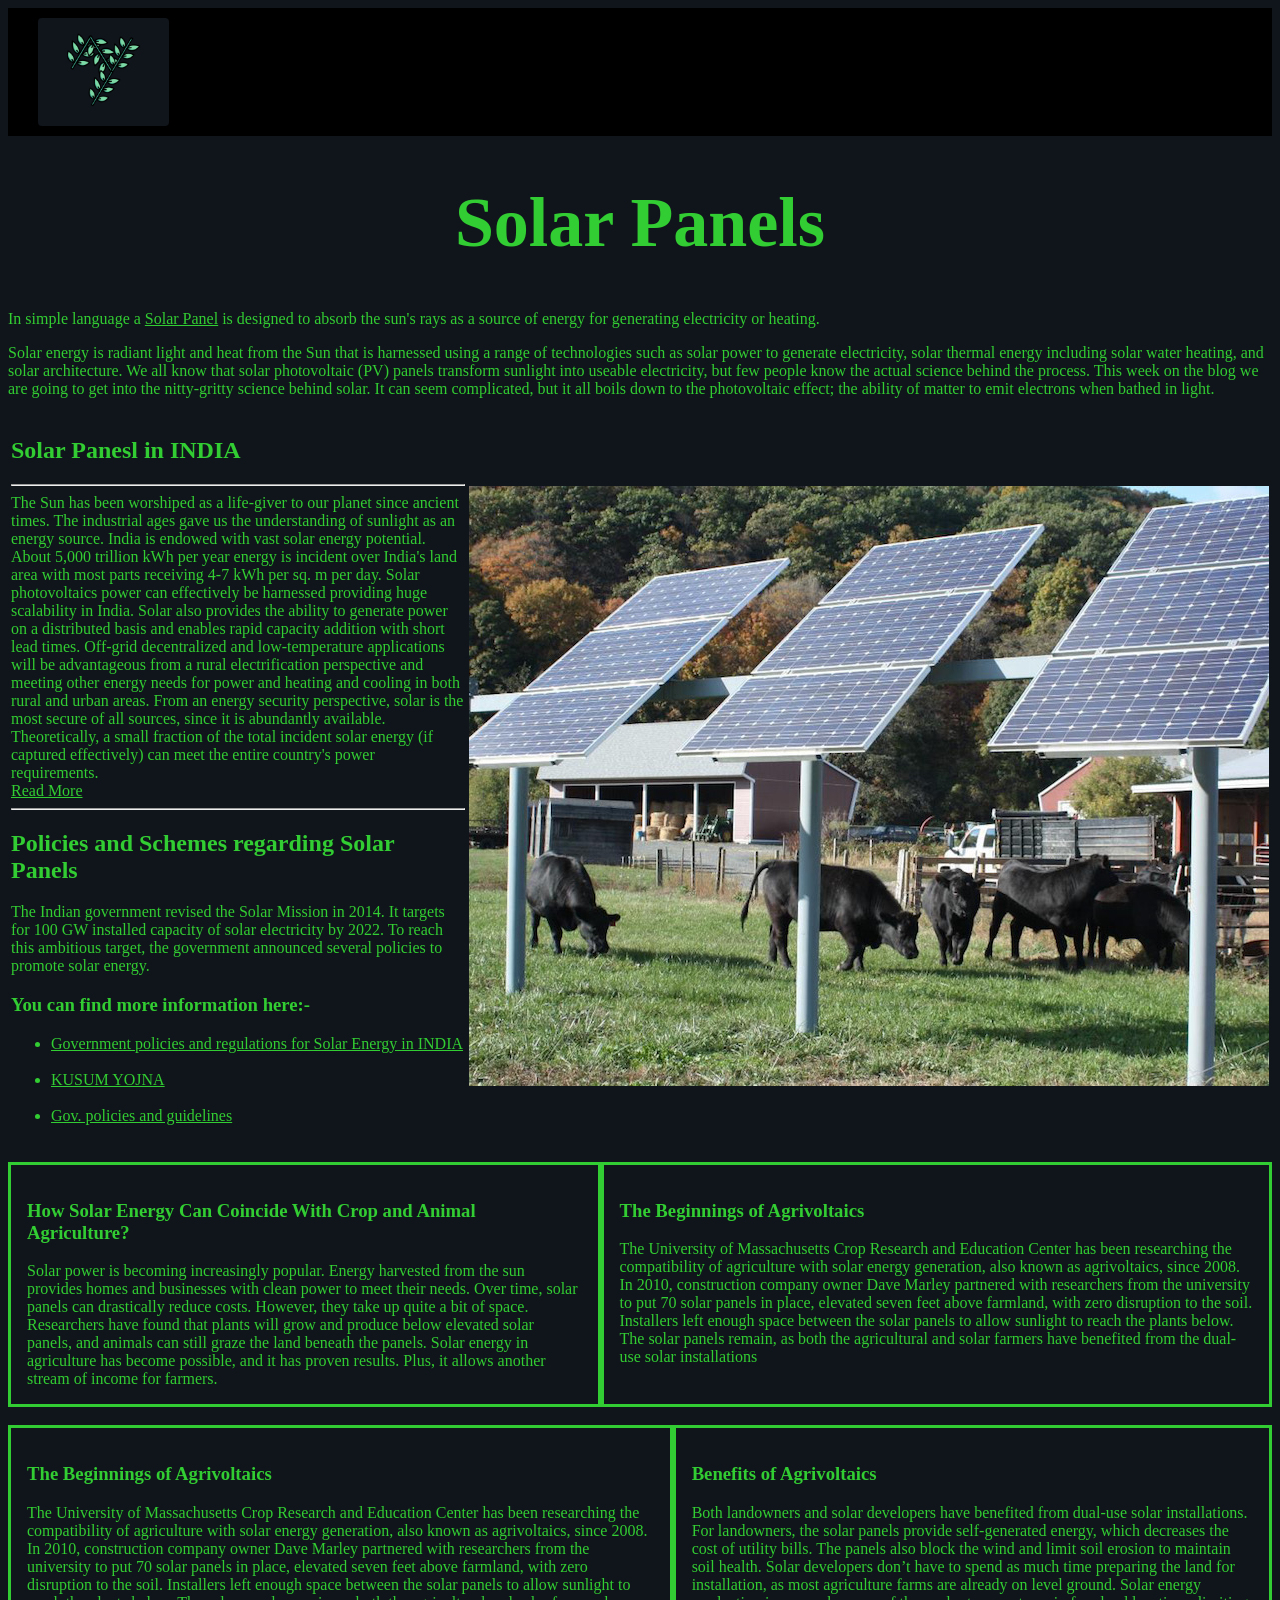
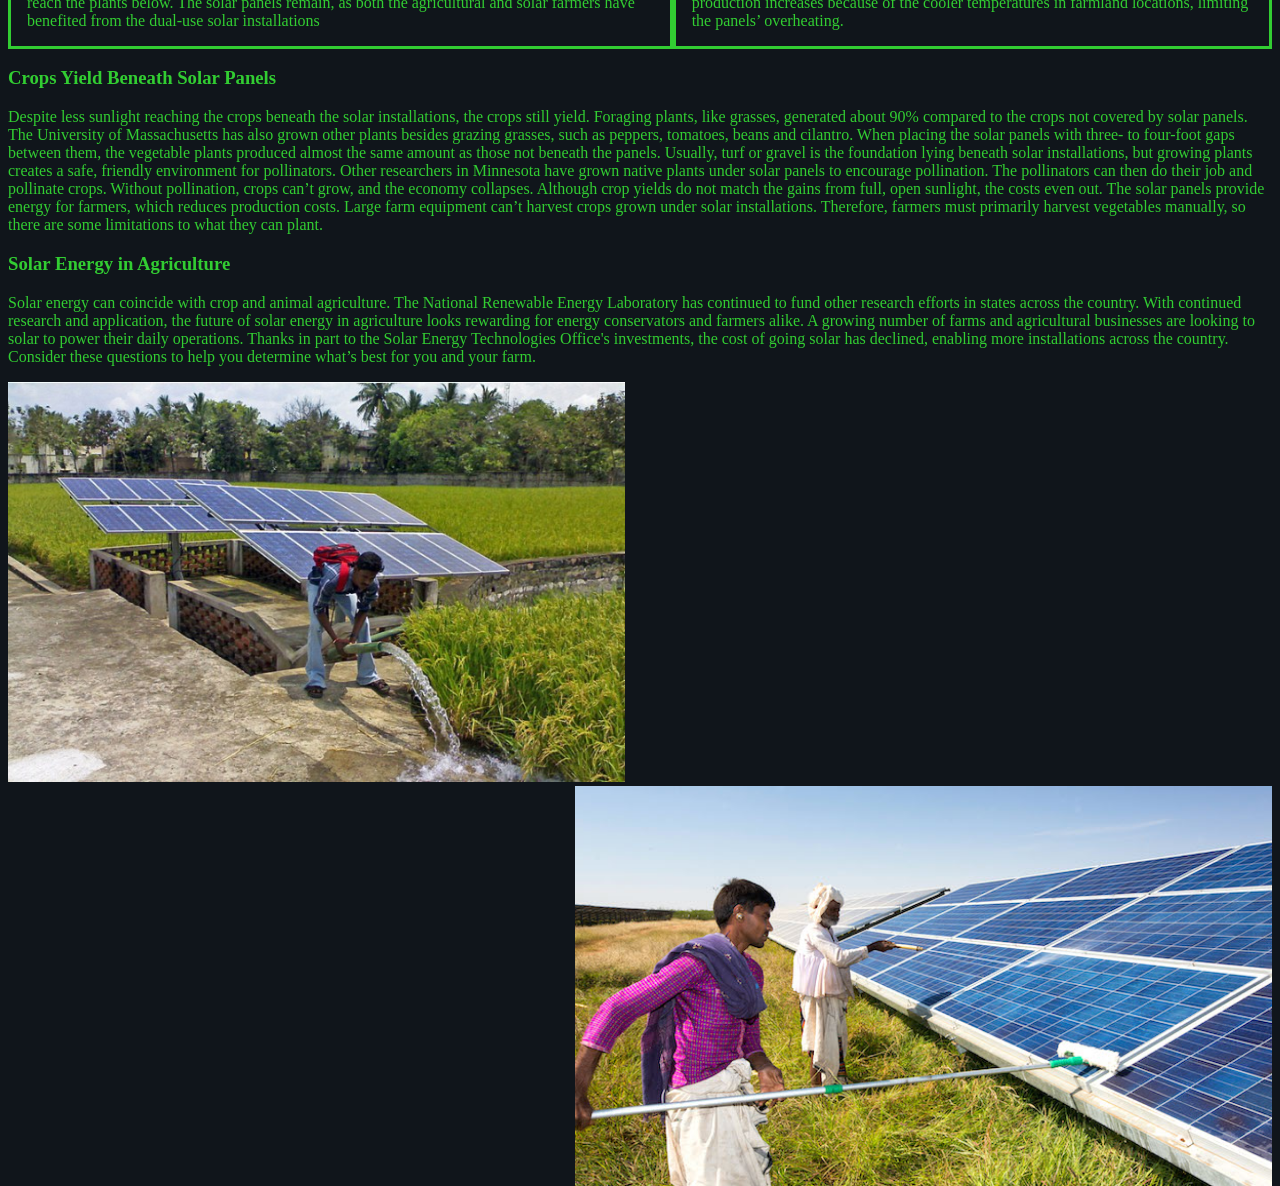
<file: solarpanel.html>
<!DOCTYPE html>
<html lang="en" dir="ltr">
  <head>
    <meta charset="utf-8">
    <title>Solar Panels in Agronomy</title>
    <style>
    	*
    	.header {
  overflow: hidden;
  background-color: black;
  padding: 10px 30px ;
}

.header a {
  float: left;
  color: white;
  text-align: center;
  padding: 12px;
  text-decoration: none;
  font-size: 18px; 
  line-height: 25px;
  border-radius: 4px;
}

.header a.logo {
  font-size: 25px;
  font-weight: bold;
}
.header a.logo:hover {
  background-color: black;
}

.header a:hover {
  background-color: #ddd;
  color: black;
}

.header a.active {
  background-color: dodgerblue;
  color: white;
}

.header-right {
  float: right;
}
.subnav {
  float: left;
  overflow: hidden;
  padding: 12px;
  text-decoration: none;
  font-size: 18px; 
  line-height: 25px;
  border-radius: 4px;
}

.subnav .subnavbtn {
  border: none;
  outline: none;
  color: white;

  background-color: inherit;
  font-family: inherit;
  margin: 0;
}


.subnav-content {
  display: none;
  position: absolute;

  background-color: black;
  z-index: 1;
}

.subnav-content a {
  float: left;
  color: white;
  text-decoration: none;
}

.subnav-content a:hover {
  background-color: #eee;
  color: black;
}

.subnav:hover .subnav-content {
  display: block;
}

.col-container {
  display: table;
  width: 100%;
}
.col {
  display: table-cell;
  padding: 16px;
}
    </style>
  </head>
<header>
    <div class="header">
     <a href="index.html" class="logo"><img style="height: 80px;" src="images/footer-logo.png" alt="logo"></a>
     <br>
     <div id="google_element"></div>
     <script src="http://translate.google.com/translate_a/element.js?cb=loadGoogleTranslate"></script>

     <script>
       function loadGoogleTranslate() {

         new google.translate.TranslateElement(

           "google_element");
       }
     </script>
</div>
</header>

<body>
    <strong><h1 style="text-align: center; font-size: 70px;">Solar Panels</h1></strong>
    
<P>
In simple language a <a href="https://en.wikipedia.org/wiki/Solar_panel">Solar Panel</a>
is designed to absorb the sun's rays as a source of energy for generating electricity or heating.
</P>
<p>
  Solar energy is radiant light and heat from the Sun that is harnessed using a
  range of technologies such as solar power to generate electricity, solar thermal
  energy including solar water heating, and solar architecture.
  We all know that solar photovoltaic (PV) panels transform sunlight into useable electricity, but few people know the actual science behind the process. This week on the blog we are going to get into the nitty-gritty science behind solar. It can seem complicated, but it all boils down to the photovoltaic effect; the ability of matter to emit electrons when bathed in light.
</p>
<style>
  *{background-color: #10151b;
  color: #32CD32;}
</style>
<table>
	<tr>
		<td>
			<h2>Solar Panesl in INDIA</h2>
 				<hr />
 						The Sun has been worshiped as a life-giver to our planet since ancient times. The industrial ages gave us the understanding of sunlight as an energy source. India is endowed with vast solar energy potential. About 5,000 trillion kWh per year energy is incident over India's land area with most parts receiving 4-7 kWh per sq. m per day. Solar photovoltaics power can effectively be harnessed providing huge scalability in India. Solar also provides the ability to generate power on a distributed basis and enables rapid capacity addition with short lead times. Off-grid decentralized and low-temperature applications will be advantageous from a rural electrification perspective and meeting other energy needs for power and heating and cooling in both rural and urban areas. From an energy security perspective, solar is the most secure of all sources, since it is abundantly available. Theoretically, a small fraction of the total incident solar energy (if captured effectively) can meet the entire country's power requirements.
 						<br />
 						<a href="https://www.mnre.gov.in/solar/current-status">Read More</a>
 						<hr />

			<h2>Policies and Schemes regarding Solar Panels</h2></i>
 				<p>
   					The Indian government revised the Solar Mission in 2014. It targets for 100 GW installed capacity of solar electricity by 2022. To reach this ambitious target, the government announced several policies to promote solar energy.
 				</p>
			<h3>You can find  more information here:-</h3>

				<ul>
  					<li>
    					<a href="solarify.in/blog/policies-regulations-solar-energy-india">Government policies and regulations for Solar Energy in INDIA</a>
  					</li>
  					<br />
  					<li>
  					<a href="http://upneda.org.in/KUSUM_Yojna.aspx">KUSUM YOJNA</a>
  					</li>
  					<br />
  					<li>
   					<a href="https://mnre.gov.in/Solar/policy-and-guidelines/">Gov. policies and guidelines</a>
  					</li>
  					<br />
				</ul>
		</td>
		<td><img src="technical/1.jpg"></td>
	</tr>
</table>
<div class="col-container">
  <div class="col" style="border-style: solid;">
    <h3>How Solar Energy Can Coincide With Crop and Animal Agriculture?</h3>
		Solar power is becoming increasingly popular. Energy harvested from the sun provides
		homes and businesses with clean power to meet their needs. Over time, solar panels
		can drastically reduce costs. However, they take up quite a bit of space.
		Researchers have found that plants will grow and produce below elevated solar panels,
 		and animals can still graze the land beneath the panels. Solar energy in agriculture has become possible,
 		 and it has proven results. Plus, it allows another stream of income for farmers.
  </div>

  <div class="col" style="border-style: solid;">
    <h3>The Beginnings of Agrivoltaics</h3>
		The University of Massachusetts Crop Research and Education Center has been researching the
 		compatibility of agriculture with solar energy generation, also known as agrivoltaics, since 2008.
 		In 2010, construction company owner Dave Marley partnered with researchers from the university to
 		put 70 solar panels in place, elevated seven feet above farmland, with zero disruption to the soil.
		Installers left enough space between the solar panels to allow sunlight to reach the plants below.
		The solar panels remain, as both the agricultural and solar farmers have benefited from the dual-use solar installations
  </div>
</div>
<br>
<div class="col-container">
  <div class="col" style="border-style: solid;">
    <h3>The Beginnings of Agrivoltaics</h3>
			The University of Massachusetts Crop Research and Education Center has been researching the
 			compatibility of agriculture with solar energy generation, also known as agrivoltaics, since 2008.
			 In 2010, construction company owner Dave Marley partnered with researchers from the university to
 			put 70 solar panels in place, elevated seven feet above farmland, with zero disruption to the soil.
			Installers left enough space between the solar panels to allow sunlight to reach the plants below.
			The solar panels remain, as both the agricultural and solar farmers have benefited from the dual-use solar installations
  </div>

  <div class="col" style="border-style: solid;">
    <h3>Benefits of Agrivoltaics</h3>
			Both landowners and solar developers have benefited from dual-use solar installations.
			For landowners, the solar panels provide self-generated energy, which decreases the cost of utility bills.
			The panels also block the wind and limit soil erosion to maintain soil health.
			Solar developers don’t have to spend as much time preparing the land for installation,
			as most agriculture farms are already on level ground. Solar energy production increases
 			because of the cooler temperatures in farmland locations, limiting the panels’ overheating.
  </div>
</div>

<h3>Crops Yield Beneath Solar Panels</h3>
		Despite less sunlight reaching the crops beneath the solar installations, the crops still yield.
 		Foraging plants, like grasses, generated about 90% compared to the crops not covered by solar panels.
		The University of Massachusetts has also grown other plants besides grazing grasses,
 		such as peppers, tomatoes, beans and cilantro. When placing the solar panels with three- to four-foot gaps between them,
 		the vegetable plants produced almost the same amount as those not beneath the panels.
		Usually, turf or gravel is the foundation lying beneath solar installations,
		but growing plants creates a safe, friendly environment for pollinators.
		Other researchers in Minnesota have grown native plants under solar panels to encourage pollination.
		The pollinators can then do their job and pollinate crops. Without pollination, crops can’t grow, and the economy collapses.
		Although crop yields do not match the gains from full, open sunlight, the costs even out.
		The solar panels provide energy for farmers, which reduces production costs.
		Large farm equipment can’t harvest crops grown under solar installations.
		Therefore, farmers must primarily harvest vegetables manually, so there are some limitations to what they can plant.

<h3>Solar Energy in Agriculture</h3>
Solar energy can coincide with crop and animal agriculture.
The National Renewable Energy Laboratory has continued to fund other research efforts in states across the country.
 With continued research and application, the future of solar energy in agriculture
 looks rewarding for energy conservators and farmers alike.
 A growing number of farms and agricultural businesses are looking to solar to power their daily operations. Thanks in part to the Solar Energy Technologies Office's investments, the cost of going solar has declined, enabling more installations across the country. Consider these questions to help you determine what’s best for you and your farm.
 <br />
<p>
  <img src="technical/3.jpg" alt="Solar Panel" style="height: 400px">

  <img src="technical/2.jpg" alt="Solar Panel" style="height: 400px; float:right;">
</P>

  </body>
</html>
</file>
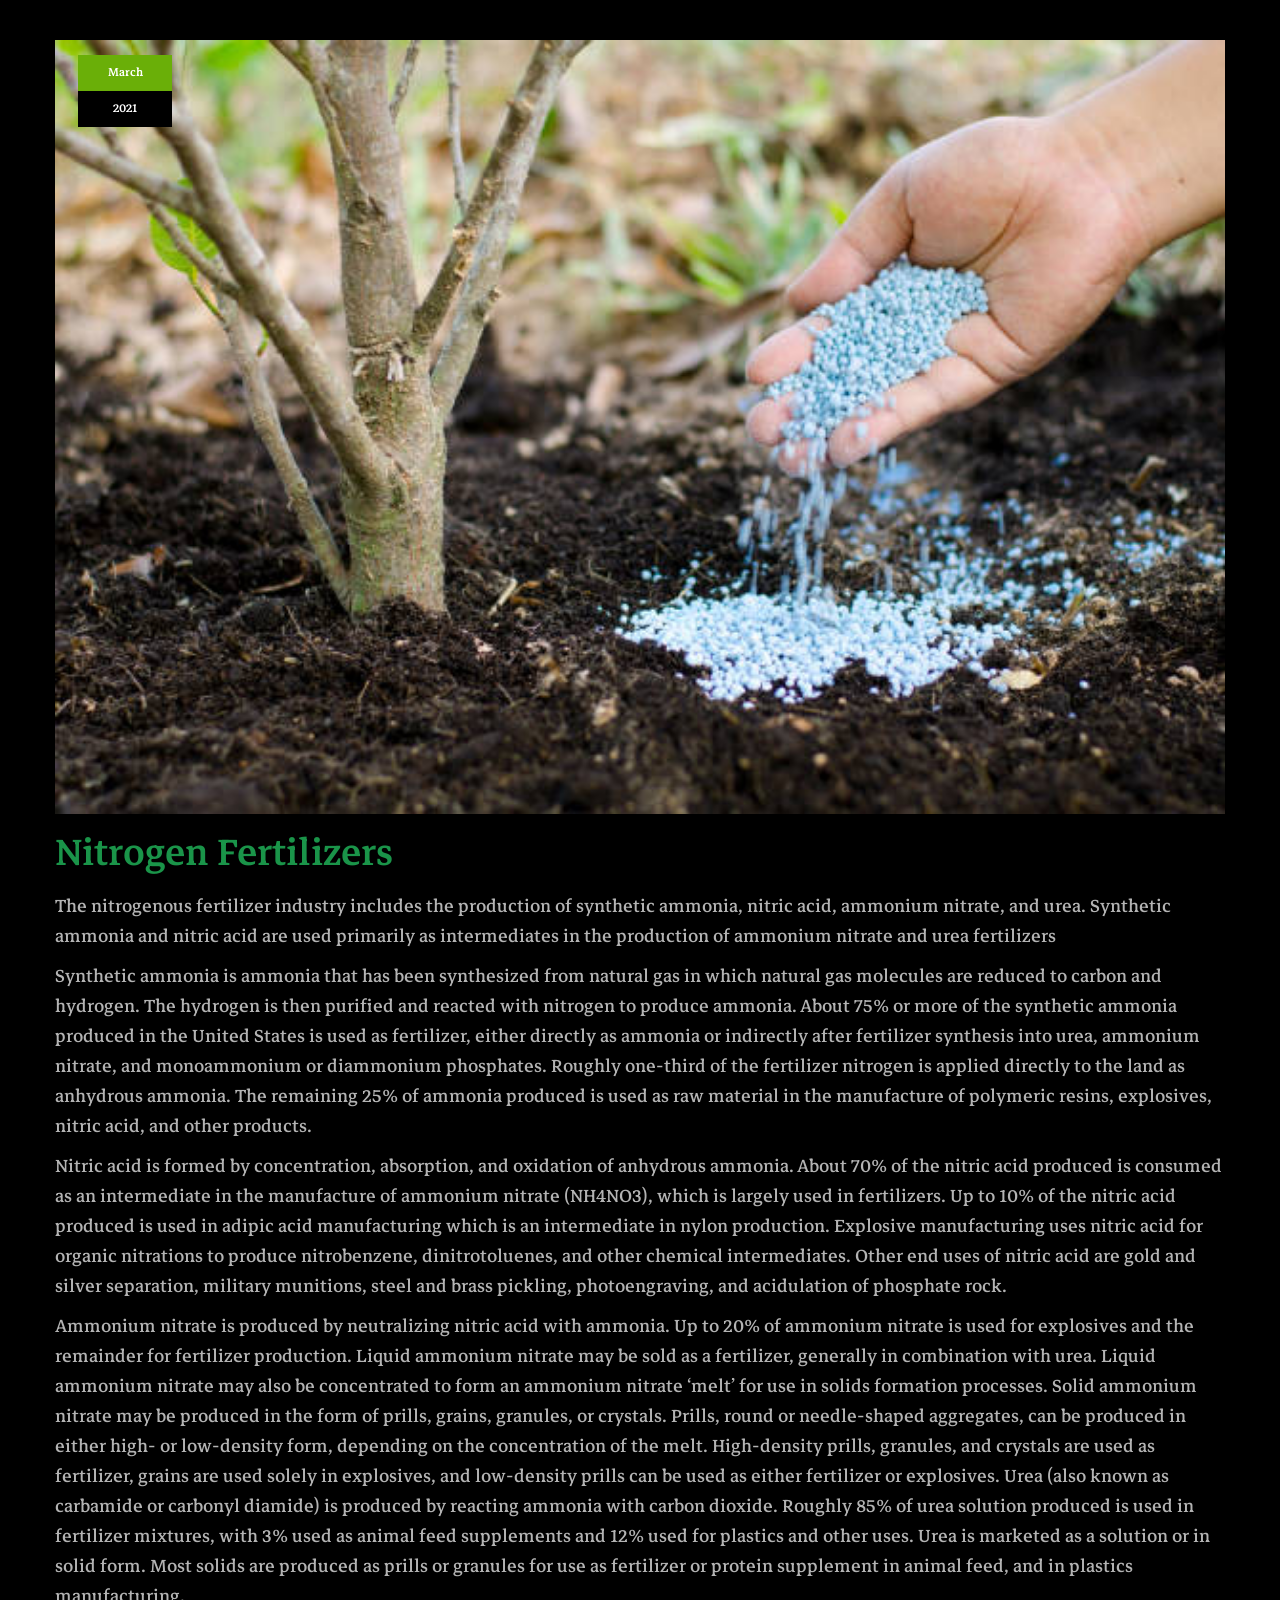
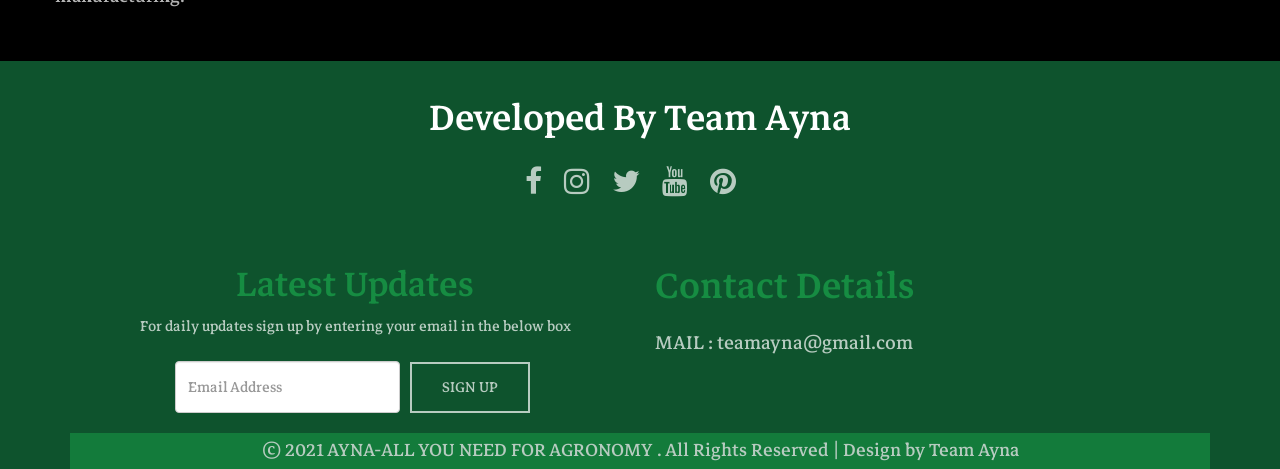
<file: seed/fertilizer/detail.html>
<!DOCTYPE html>
<html lang="en">

  <head>
    <meta charset="utf-8">
    <meta http-equiv="X-UA-Compatible" content="IE=edge">
    <meta name="viewport" content="width=device-width, initial-scale=1">
    <title>Nitrogen fertilizers</title>
    <link href="css/bootstrap.min.css" rel="stylesheet">
    <link href="css/global.css" rel="stylesheet">
	<link href="css/detail.css" rel="stylesheet">
	 <link rel="stylesheet" type="text/css" href="css/font-awesome.min.css" />
	 <link href="https://fonts.googleapis.com/css?family=Markazi+Text" rel="stylesheet">
     <script src="js/jquery-2.1.1.min.js"></script>
     <script src="js/bootstrap.min.js"></script>

  </head>

<body>



<section id="blog">
 <div class="container">
  <div class="row">
    <div class="col-sm-12 space_all">
	 <div class="blog_1 mgt clearfix">
	   <div class="blog_home1i clearfix">
	    <div class="grid clearfix">
		  <figure class="effect-jazz">
			<a href="#"><img src="img/i2.jpeg" class="iw mgt" alt="img25"></a>
		  </figure>
	  </div>
		<div class="blog_home1il clearfix">
          <h6 class="mgt"><span class="date">March</span> <span class="year">2021</span></h6>	
		</div>
	  </div>
	   <div class="blog_1r">
	    <h3><a href="#">Nitrogen Fertilizers</a></h3>

		<p>The nitrogenous fertilizer industry includes the production of synthetic ammonia, nitric acid, ammonium nitrate, and urea. Synthetic ammonia and nitric acid are used primarily as intermediates in the production of ammonium nitrate and urea fertilizers</p>
		<p>Synthetic ammonia is ammonia that has been synthesized from natural gas in which natural gas molecules are reduced to carbon and hydrogen. The hydrogen is then purified and reacted with nitrogen to produce ammonia. About 75% or more of the synthetic ammonia produced in the United States is used as fertilizer, either directly as ammonia or indirectly after fertilizer synthesis into urea, ammonium nitrate, and monoammonium or diammonium phosphates. Roughly one-third of the fertilizer nitrogen is applied directly to the land as anhydrous ammonia. The remaining 25% of ammonia produced is used as raw material in the manufacture of polymeric resins, explosives, nitric acid, and other products.</p>
		<p>Nitric acid is formed by concentration, absorption, and oxidation of anhydrous ammonia. About 70% of the nitric acid produced is consumed as an intermediate in the manufacture of ammonium nitrate (NH4NO3), which is largely used in fertilizers. Up to 10% of the nitric acid produced is used in adipic acid manufacturing which is an intermediate in nylon production. Explosive manufacturing uses nitric acid for organic nitrations to produce nitrobenzene, dinitrotoluenes, and other chemical intermediates. Other end uses of nitric acid are gold and silver separation, military munitions, steel and brass pickling, photoengraving, and acidulation of phosphate rock.</p>
		<p>Ammonium nitrate is produced by neutralizing nitric acid with ammonia. Up to 20% of ammonium nitrate is used for explosives and the remainder for fertilizer production. Liquid ammonium nitrate may be sold as a fertilizer, generally in combination with urea. Liquid ammonium nitrate may also be concentrated to form an ammonium nitrate ‘melt’ for use in solids formation processes. Solid ammonium nitrate may be produced in the form of prills, grains, granules, or crystals. Prills, round or needle-shaped aggregates, can be produced in either high- or low-density form, depending on the concentration of the melt. High-density prills, granules, and crystals are used as fertilizer, grains are used solely in explosives, and low-density prills can be used as either fertilizer or explosives.

Urea (also known as carbamide or carbonyl diamide) is produced by reacting ammonia with carbon dioxide. Roughly 85% of urea solution produced is used in fertilizer mixtures, with 3% used as animal feed supplements and 12% used for plastics and other uses. Urea is marketed as a solution or in solid form. Most solids are produced as prills or granules for use as fertilizer or protein supplement in animal feed, and in plastics manufacturing.</p>
		
	   </div>
	 </div>
	
	</div>
   </div>
	</div>
  </div>
 </div>
</section>
<section id="footer_main">
 <div class="container">
  <div class="row">
   <div class="col-sm-12">
    <div class="footer_main_1">
	 <h2>Developed By Team Ayna</h2>
	 <ul>
	      <li><a href="#"><i class="fa fa-facebook"></i></a></li>
		  <li><a href="#"><i class="fa fa-instagram"></i></a></li>
		  <li><a href="#"><i class="fa fa-twitter"></i></a></li>
		  <li><a href="#"><i class="fa fa-youtube"></i></a></li>
		  <li><a href="#"><i class="fa fa-pinterest"></i></a></li>
	 </ul>
	</div>
   </div>
  </div>
 </div>
</section>

<section id="footer">
 <div class="container">
  <div class="row">
   <div class="col-sm-12">

	<div class="col-sm-6">
	 <div class="footer_2">
	  <h1>Latest Updates</h1>
	  <p>For daily updates sign up by entering your email in the below box</p>
	 </div>
	 <div class="col-sm-12 space_all">
	  <div class="col-sm-2 space_all"></div>	  
	  <div class="col-sm-5 space_all">
	   <div class="footer_3">
	    <input type="text" class="form-control" placeholder="Email Address">
	   </div>
	  </div>
	  <div class="col-sm-3 space_all">
	   <div class="footer_3">
	    <p><a href="#">SIGN UP</a></p>
	   </div>
	  </div>
	  <div class="col-sm-1 space_all"></div>
	 </div>
	</div>
	<div class="col-sm-6">
	 <div class="footer_4">
	  <h1>Contact Details</h1>
	  <ul>
		   <li>MAIL : <a href="#"> teamayna@gmail.com</a></li>
	  </ul>
	 </div>
	</div>
   </div>
   <div class="col-sm-12">
    <div class="footer_5">
	 <p> © 2021 AYNA-ALL YOU NEED FOR AGRONOMY . All Rights Reserved | Design by Team Ayna</p>
	</div>   
   </div>
  </div>
 </div>
</section>
<script type="text/javascript">
	  $("#menu-close").click(function(e) {
    e.preventDefault();
    $("#sidebar-wrapper").toggleClass("active");
  });
  $("#menu-toggle").click(function(e) {
    e.preventDefault();
    $("#sidebar-wrapper").toggleClass("active");
  });
	</script>
</body>
</html>
</file>
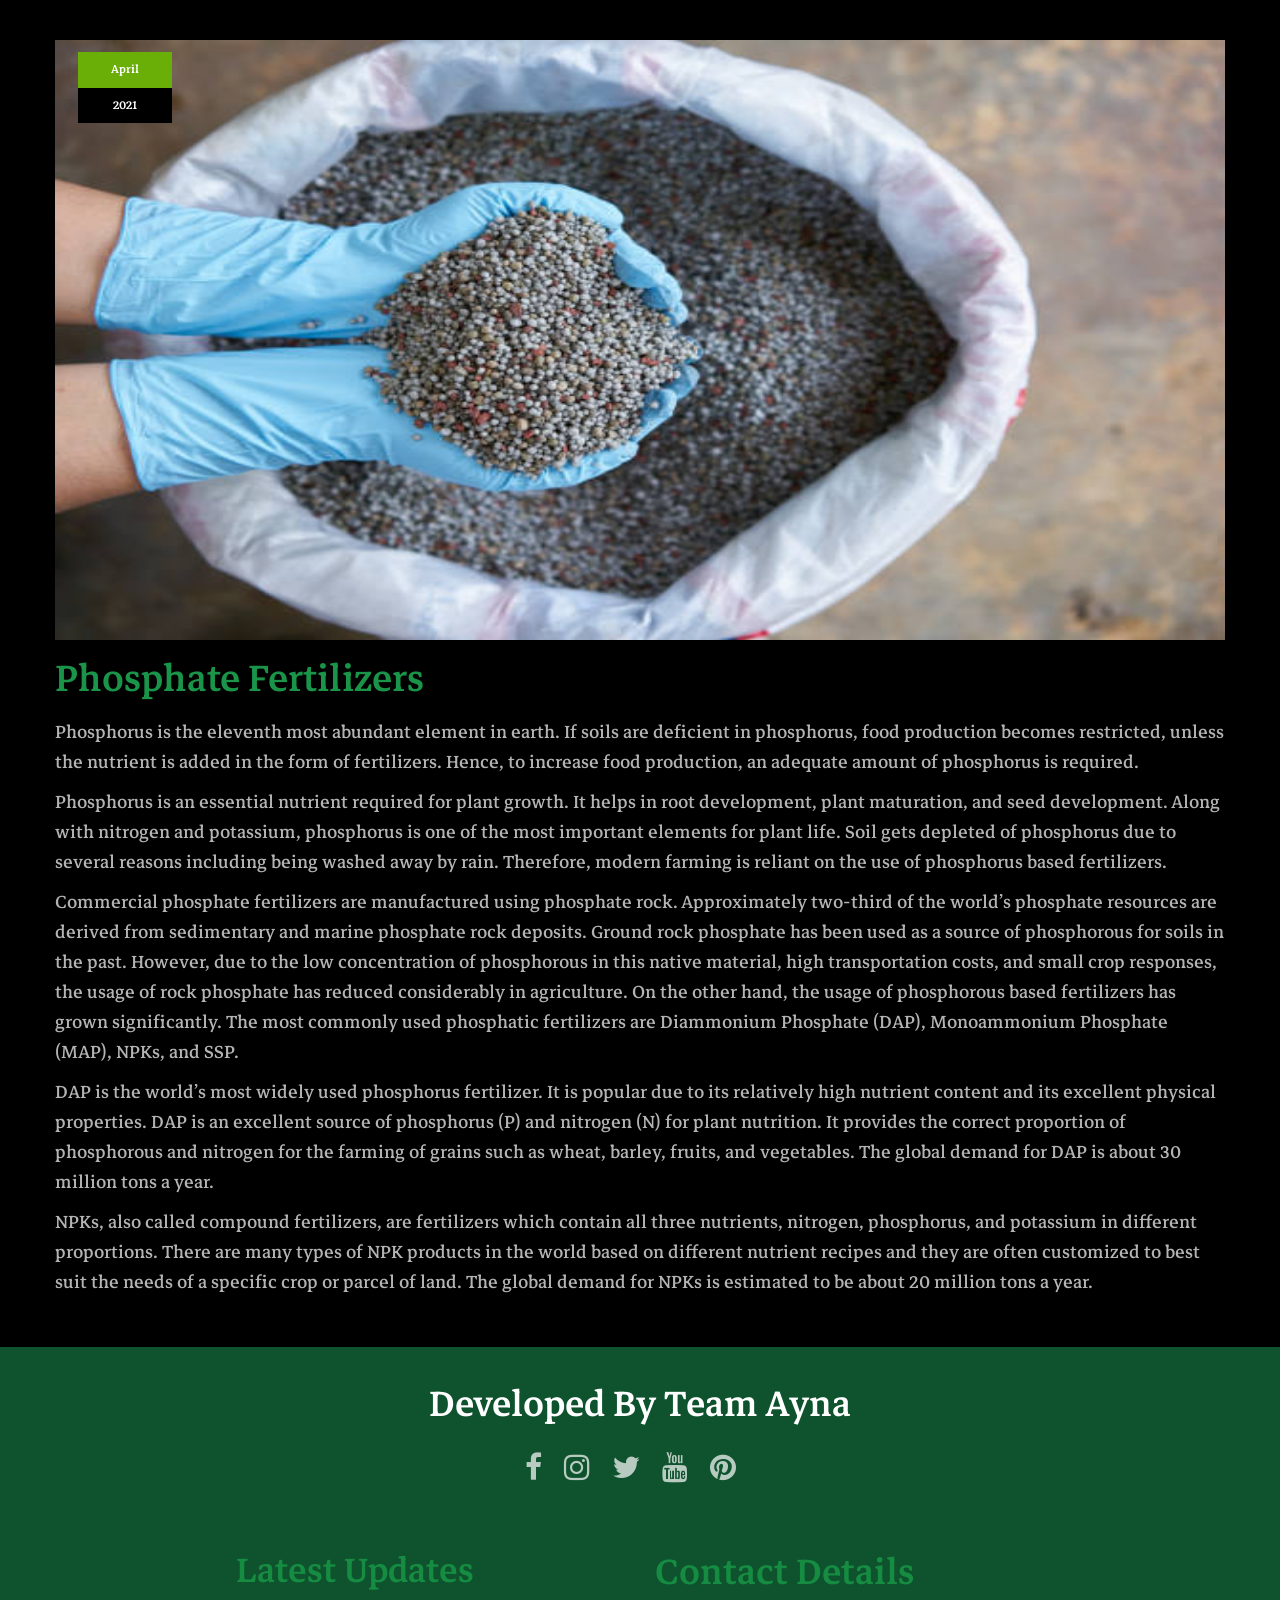
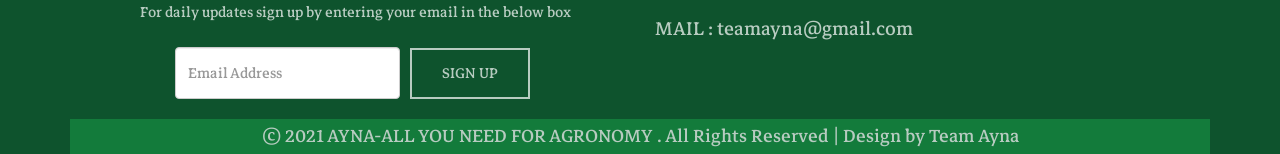
<file: seed/fertilizer/detail2.html>
<!DOCTYPE html>
<html lang="en">

  <head>
    <meta charset="utf-8">
    <meta http-equiv="X-UA-Compatible" content="IE=edge">
    <meta name="viewport" content="width=device-width, initial-scale=1">
    <title>Phosphate Fertilizers</title>
    <link href="css/bootstrap.min.css" rel="stylesheet">
    <link href="css/global.css" rel="stylesheet">
	<link href="css/detail.css" rel="stylesheet">
	 <link rel="stylesheet" type="text/css" href="css/font-awesome.min.css" />
	 <link href="https://fonts.googleapis.com/css?family=Markazi+Text" rel="stylesheet">
     <script src="js/jquery-2.1.1.min.js"></script>
     <script src="js/bootstrap.min.js"></script>

  </head>

<body>



<section id="blog">
 <div class="container">
  <div class="row">
    <div class="col-sm-12 space_all">
	 <div class="blog_1 mgt clearfix">
	   <div class="blog_home1i clearfix">
	    <div class="grid clearfix">
		  <figure class="effect-jazz">
			<a href="#"><img src="img/i3.jpeg" class="iw mgt" alt="img25" height="600px" width="300px"></a>
		  </figure>
	  </div>
		<div class="blog_home1il clearfix">
          <h6 class="mgt"><span class="date">April</span> <span class="year">2021</span></h6>	
		</div>
	  </div>
	   <div class="blog_1r">
	    <h3><a href="#">Phosphate Fertilizers</a></h3>

		<p>Phosphorus is the eleventh most abundant element in earth. If soils are deficient in phosphorus, food production becomes restricted, unless the nutrient is added in the form of fertilizers. Hence, to increase food production, an adequate amount of phosphorus is required.</p>
		<p>Phosphorus is an essential nutrient required for plant growth. It helps in root development, plant maturation, and seed development. Along with nitrogen and potassium, phosphorus is one of the most important elements for plant life. Soil gets depleted of phosphorus due to several reasons including being washed away by rain. Therefore, modern farming is reliant on the use of phosphorus based fertilizers.</p>
		<p>Commercial phosphate fertilizers are manufactured using phosphate rock. Approximately two-third of the world’s phosphate resources are derived from sedimentary and marine phosphate rock deposits. Ground rock phosphate has been used as a source of phosphorous for soils in the past. However, due to the low concentration of phosphorous in this native material, high transportation costs, and small crop responses, the usage of rock phosphate has reduced considerably in agriculture. On the other hand, the usage of phosphorous based fertilizers has grown significantly. The most commonly used phosphatic fertilizers are Diammonium Phosphate (DAP), Monoammonium Phosphate (MAP), NPKs, and SSP.</p>
		<p>DAP is the world’s most widely used phosphorus fertilizer. It is popular due to its relatively high nutrient content and its excellent physical properties. DAP is an excellent source of phosphorus (P) and nitrogen (N) for plant nutrition. It provides the correct proportion of phosphorous and nitrogen for the farming of grains such as wheat, barley, fruits, and vegetables. The global demand for DAP is about 30 million tons a year.</p>
		<p>NPKs, also called compound fertilizers, are fertilizers which contain all three nutrients, nitrogen, phosphorus, and potassium in different proportions. There are many types of NPK products in the world based on different nutrient recipes and they are often customized to best suit the needs of a specific crop or parcel of land. The global demand for NPKs is estimated to be about 20 million tons a year.</p>
		
	   </div>
	 </div>
	 
   </div>
	</div>
  </div>
 </div>
</section>
<section id="footer_main">
 <div class="container">
  <div class="row">
   <div class="col-sm-12">
    <div class="footer_main_1">
	 <h2>Developed By Team Ayna</h2>
	 <ul>
	      <li><a href="#"><i class="fa fa-facebook"></i></a></li>
		  <li><a href="#"><i class="fa fa-instagram"></i></a></li>
		  <li><a href="#"><i class="fa fa-twitter"></i></a></li>
		  <li><a href="#"><i class="fa fa-youtube"></i></a></li>
		  <li><a href="#"><i class="fa fa-pinterest"></i></a></li>
	 </ul>
	</div>
   </div>
  </div>
 </div>
</section>

<section id="footer">
 <div class="container">
  <div class="row">
   <div class="col-sm-12">

	<div class="col-sm-6">
	 <div class="footer_2">
	  <h1>Latest Updates</h1>
	  <p>For daily updates sign up by entering your email in the below box</p>
	 </div>
	 <div class="col-sm-12 space_all">
	  <div class="col-sm-2 space_all"></div>	  
	  <div class="col-sm-5 space_all">
	   <div class="footer_3">
	    <input type="text" class="form-control" placeholder="Email Address">
	   </div>
	  </div>
	  <div class="col-sm-3 space_all">
	   <div class="footer_3">
	    <p><a href="#">SIGN UP</a></p>
	   </div>
	  </div>
	  <div class="col-sm-1 space_all"></div>
	 </div>
	</div>
	<div class="col-sm-6">
	 <div class="footer_4">
	  <h1>Contact Details</h1>
	  <ul>
		   <li>MAIL : <a href="#"> teamayna@gmail.com</a></li>
	  </ul>
	 </div>
	</div>
   </div>
   <div class="col-sm-12">
    <div class="footer_5">
	 <p> © 2021 AYNA-ALL YOU NEED FOR AGRONOMY . All Rights Reserved | Design by Team Ayna</p>
	</div>   
   </div>
  </div>
 </div>
</section>
<script type="text/javascript">
	  $("#menu-close").click(function(e) {
    e.preventDefault();
    $("#sidebar-wrapper").toggleClass("active");
  });
  $("#menu-toggle").click(function(e) {
    e.preventDefault();
    $("#sidebar-wrapper").toggleClass("active");
  });
	</script>
</body>
</html>
</file>
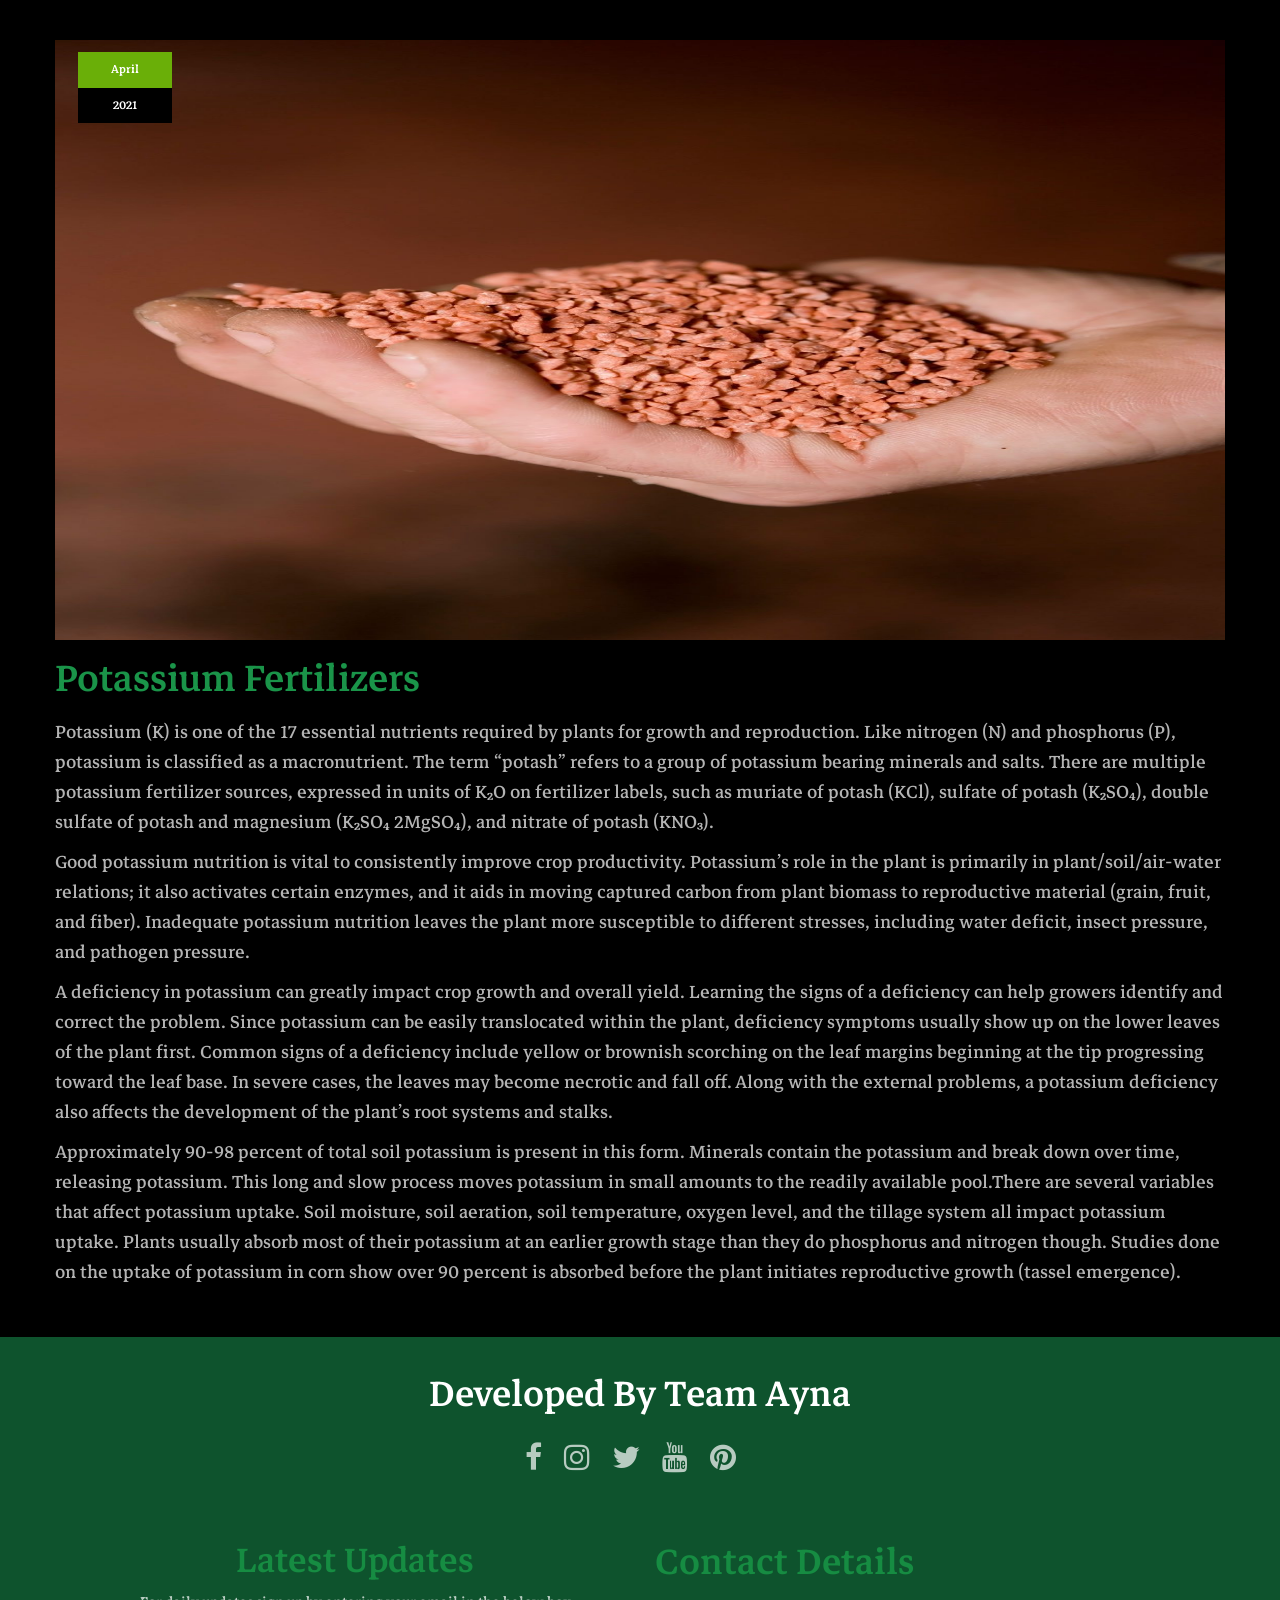
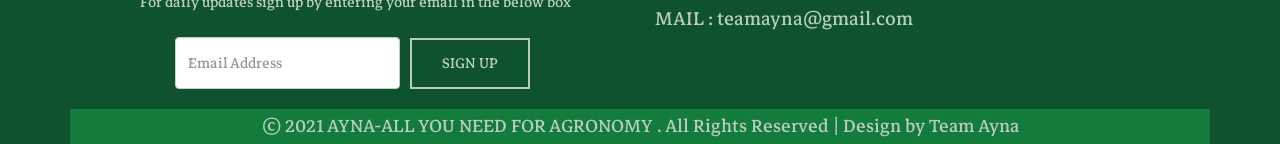
<file: seed/fertilizer/detail3.html>
<!DOCTYPE html>
<html lang="en">

  <head>
    <meta charset="utf-8">
    <meta http-equiv="X-UA-Compatible" content="IE=edge">
    <meta name="viewport" content="width=device-width, initial-scale=1">
    <title>Potassium Fertilizer</title>
    <link href="css/bootstrap.min.css" rel="stylesheet">
    <link href="css/global.css" rel="stylesheet">
	<link href="css/detail.css" rel="stylesheet">
	 <link rel="stylesheet" type="text/css" href="css/font-awesome.min.css" />
	 <link href="https://fonts.googleapis.com/css?family=Markazi+Text" rel="stylesheet">
     <script src="js/jquery-2.1.1.min.js"></script>
     <script src="js/bootstrap.min.js"></script>

  </head>

<body>



<section id="blog">
 <div class="container">
  <div class="row">
    <div class="col-sm-12 space_all">
	 <div class="blog_1 mgt clearfix">
	   <div class="blog_home1i clearfix">
	    <div class="grid clearfix">
		  <figure class="effect-jazz">
			<a href="#"><img src="img/i5.jpeg" class="iw mgt" alt="img25" height="600px" width="300px"></a>
		  </figure>
	  </div>
		<div class="blog_home1il clearfix">
          <h6 class="mgt"><span class="date">April</span> <span class="year">2021</span></h6>	
		</div>
	  </div>
	   <div class="blog_1r">
	    <h3><a href="#">Potassium Fertilizers</a></h3>

		<p>Potassium (K) is one of the 17 essential nutrients required by plants for growth and reproduction. Like nitrogen (N) and phosphorus (P), potassium is classified as a macronutrient. The term “potash” refers to a group of potassium bearing minerals and salts. There are multiple potassium fertilizer sources, expressed in units of K₂O on fertilizer labels, such as muriate of potash (KCl), sulfate of potash (K₂SO₄), double sulfate of potash and magnesium (K₂SO₄ 2MgSO₄), and nitrate of potash (KNO₃).</p>
		<p>Good potassium nutrition is vital to consistently improve crop productivity. Potassium’s role in the plant is primarily in plant/soil/air-water relations; it also activates certain enzymes, and it aids in moving captured carbon from plant biomass to reproductive material (grain, fruit, and fiber). Inadequate potassium nutrition leaves the plant more susceptible to different stresses, including water deficit, insect pressure, and pathogen pressure.</p>
		<p>A deficiency in potassium can greatly impact crop growth and overall yield. Learning the signs of a deficiency can help growers identify and correct the problem. Since potassium can be easily translocated within the plant, deficiency symptoms usually show up on the lower leaves of the plant first. Common signs of a deficiency include yellow or brownish scorching on the leaf margins beginning at the tip progressing toward the leaf base. In severe cases, the leaves may become necrotic and fall off. Along with the external problems, a potassium deficiency also affects the development of the plant’s root systems and stalks.</p>
		<p>Approximately 90-98 percent of total soil potassium is present in this form. Minerals contain the potassium and break down over time, releasing potassium. This long and slow process moves potassium in small amounts to the readily available pool.There are several variables that affect potassium uptake. Soil moisture, soil aeration, soil temperature, oxygen level, and the tillage system all impact potassium uptake. Plants usually absorb most of their potassium at an earlier growth stage than they do phosphorus and nitrogen though. Studies done on the uptake of potassium in corn show over 90 percent is absorbed before the plant initiates reproductive growth (tassel emergence). </p>
		
	   </div>
	 </div>
	 
   </div>
	</div>
  </div>
 </div>
</section>
<section id="footer_main">
 <div class="container">
  <div class="row">
   <div class="col-sm-12">
    <div class="footer_main_1">
	 <h2>Developed By Team Ayna</h2>
	 <ul>
	      <li><a href="#"><i class="fa fa-facebook"></i></a></li>
		  <li><a href="#"><i class="fa fa-instagram"></i></a></li>
		  <li><a href="#"><i class="fa fa-twitter"></i></a></li>
		  <li><a href="#"><i class="fa fa-youtube"></i></a></li>
		  <li><a href="#"><i class="fa fa-pinterest"></i></a></li>
	 </ul>
	</div>
   </div>
  </div>
 </div>
</section>

<section id="footer">
 <div class="container">
  <div class="row">
   <div class="col-sm-12">

	<div class="col-sm-6">
	 <div class="footer_2">
	  <h1>Latest Updates</h1>
	  <p>For daily updates sign up by entering your email in the below box</p>
	 </div>
	 <div class="col-sm-12 space_all">
	  <div class="col-sm-2 space_all"></div>	  
	  <div class="col-sm-5 space_all">
	   <div class="footer_3">
	    <input type="text" class="form-control" placeholder="Email Address">
	   </div>
	  </div>
	  <div class="col-sm-3 space_all">
	   <div class="footer_3">
	    <p><a href="#">SIGN UP</a></p>
	   </div>
	  </div>
	  <div class="col-sm-1 space_all"></div>
	 </div>
	</div>
	<div class="col-sm-6">
	 <div class="footer_4">
	  <h1>Contact Details</h1>
	  <ul>
		   <li>MAIL : <a href="#"> teamayna@gmail.com</a></li>
	  </ul>
	 </div>
	</div>
   </div>
   <div class="col-sm-12">
    <div class="footer_5">
	 <p> © 2021 AYNA-ALL YOU NEED FOR AGRONOMY . All Rights Reserved | Design by Team Ayna</p>
	</div>   
   </div>
  </div>
 </div>
</section>
<script type="text/javascript">
	  $("#menu-close").click(function(e) {
    e.preventDefault();
    $("#sidebar-wrapper").toggleClass("active");
  });
  $("#menu-toggle").click(function(e) {
    e.preventDefault();
    $("#sidebar-wrapper").toggleClass("active");
  });
	</script>
</body>
</html>
</file>
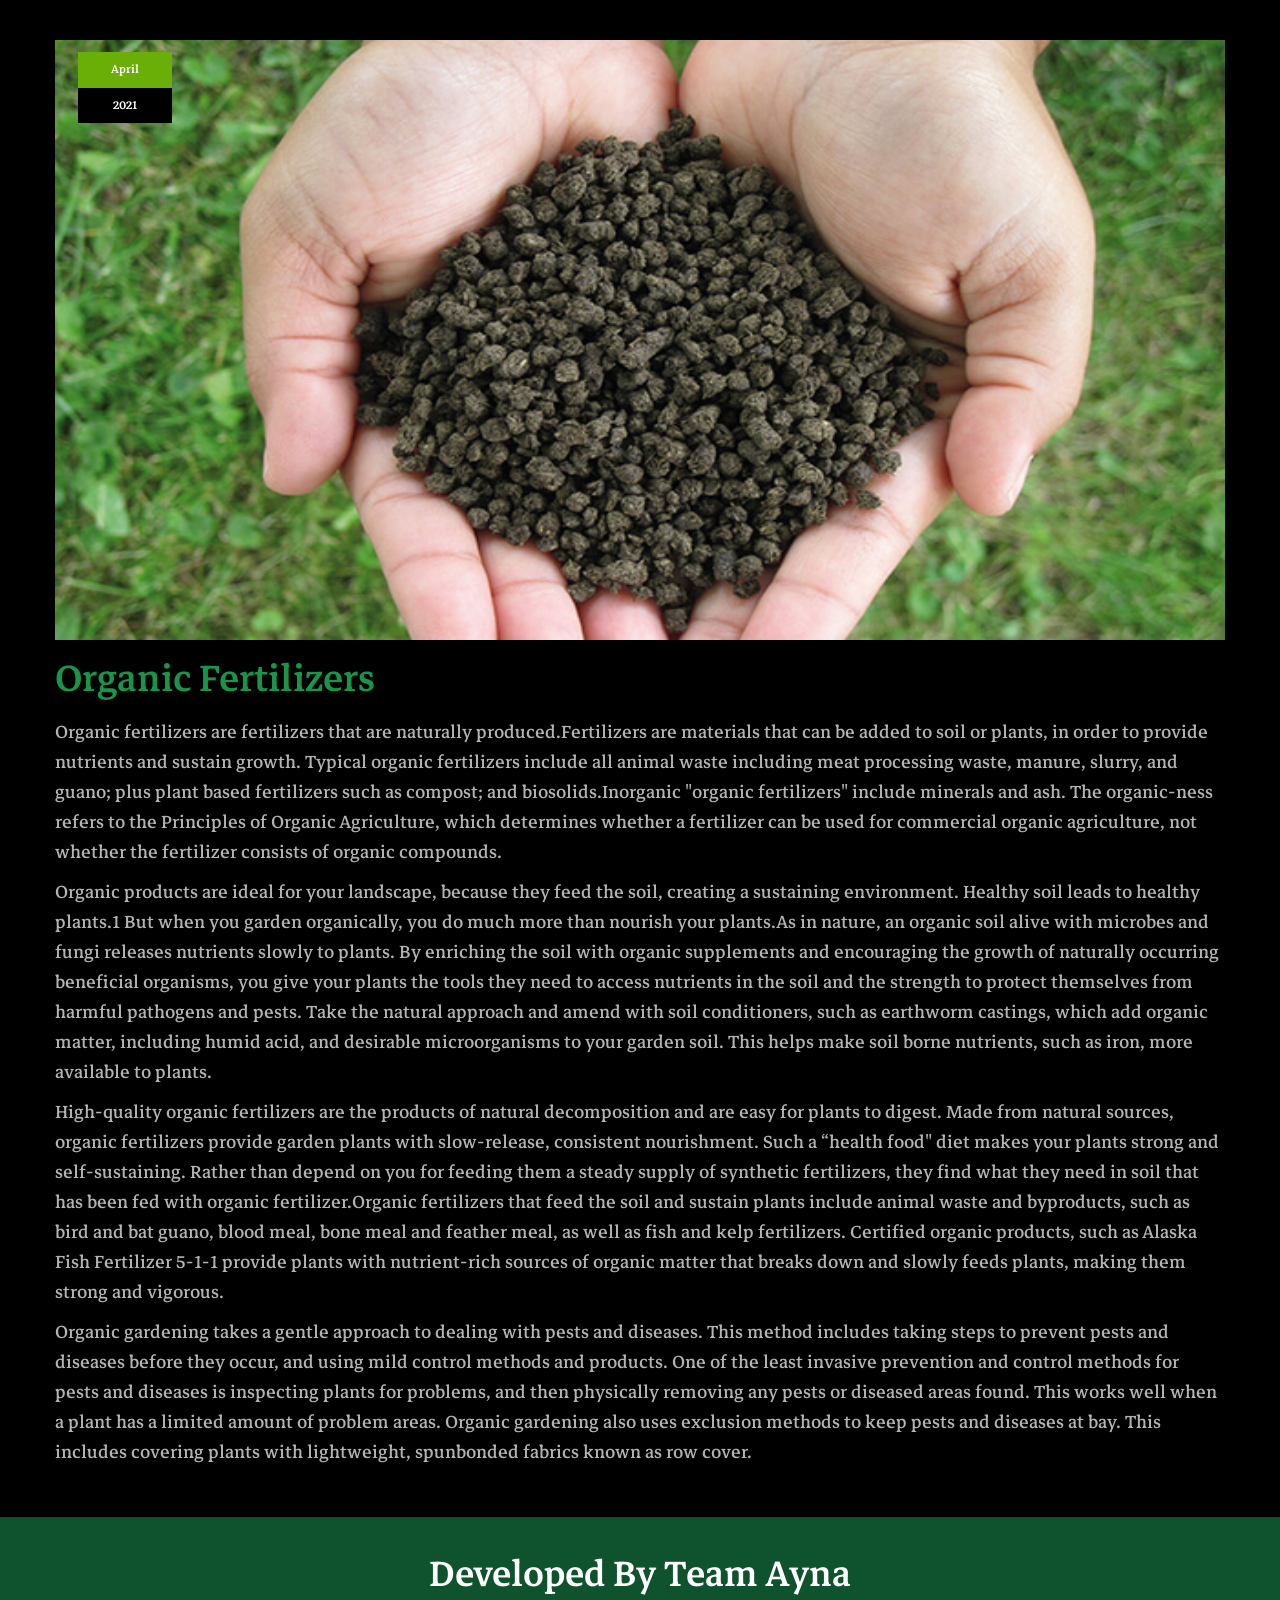
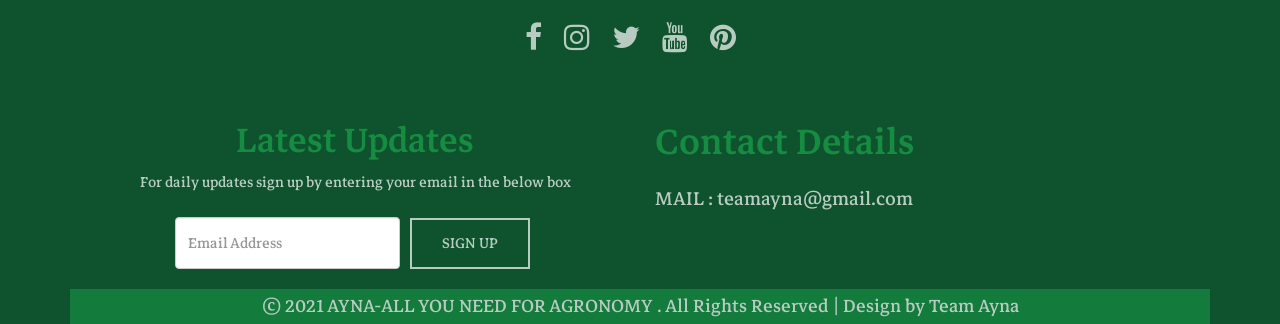
<file: seed/fertilizer/detail4.html>
<!DOCTYPE html>
<html lang="en">

  <head>
    <meta charset="utf-8">
    <meta http-equiv="X-UA-Compatible" content="IE=edge">
    <meta name="viewport" content="width=device-width, initial-scale=1">
    <title>Organic Fertilizers</title>
    <link href="css/bootstrap.min.css" rel="stylesheet">
    <link href="css/global.css" rel="stylesheet">
	<link href="css/detail.css" rel="stylesheet">
	 <link rel="stylesheet" type="text/css" href="css/font-awesome.min.css" />
	 <link href="https://fonts.googleapis.com/css?family=Markazi+Text" rel="stylesheet">
     <script src="js/jquery-2.1.1.min.js"></script>
     <script src="js/bootstrap.min.js"></script>

  </head>

<body>



<section id="blog">
 <div class="container">
  <div class="row">
    <div class="col-sm-12 space_all">
	 <div class="blog_1 mgt clearfix">
	   <div class="blog_home1i clearfix">
	    <div class="grid clearfix">
		  <figure class="effect-jazz">
			<a href="#"><img src="img/i4.jpeg" class="iw mgt" alt="img25" height="600px" width="300px"></a>
		  </figure>
	  </div>
		<div class="blog_home1il clearfix">
          <h6 class="mgt"><span class="date">April</span> <span class="year">2021</span></h6>	
		</div>
	  </div>
	   <div class="blog_1r">
	    <h3><a href="#">Organic Fertilizers</a></h3>

		<p>Organic fertilizers are fertilizers that are naturally produced.Fertilizers are materials that can be added to soil or plants, in order to provide nutrients and sustain growth. Typical organic fertilizers include all animal waste including meat processing waste, manure, slurry, and guano; plus plant based fertilizers such as compost; and biosolids.Inorganic "organic fertilizers" include minerals and ash. The organic-ness refers to the Principles of Organic Agriculture, which determines whether a fertilizer can be used for commercial organic agriculture, not whether the fertilizer consists of organic compounds.</p>
		<p>Organic products are ideal for your landscape, because they feed the soil, creating a sustaining environment. Healthy soil leads to healthy plants.1 But when you garden organically, you do much more than nourish your plants.As in nature, an organic soil alive with microbes and fungi releases nutrients slowly to plants. By enriching the soil with organic supplements and encouraging the growth of naturally occurring beneficial organisms, you give your plants the tools they need to access nutrients in the soil and the strength to protect themselves from harmful pathogens and pests. Take the natural approach and amend with soil conditioners, such as earthworm castings, which add organic matter, including humid acid, and desirable microorganisms to your garden soil. This helps make soil borne nutrients, such as iron, more available to plants.</p>
		<p>High-quality organic fertilizers are the products of natural decomposition and are easy for plants to digest. Made from natural sources, organic fertilizers provide garden plants with slow-release, consistent nourishment. Such a “health food" diet makes your plants strong and self-sustaining. Rather than depend on you for feeding them a steady supply of synthetic fertilizers, they find what they need in soil that has been fed with organic fertilizer.Organic fertilizers that feed the soil and sustain plants include animal waste and byproducts, such as bird and bat guano, blood meal, bone meal and feather meal, as well as fish and kelp fertilizers. Certified organic products, such as Alaska Fish Fertilizer 5-1-1 provide plants with nutrient-rich sources of organic matter that breaks down and slowly feeds plants, making them strong and vigorous.</p>
		<p>Organic gardening takes a gentle approach to dealing with pests and diseases. This method includes taking steps to prevent pests and diseases before they occur, and using mild control methods and products.

One of the least invasive prevention and control methods for pests and diseases is inspecting plants for problems, and then physically removing any pests or diseased areas found. This works well when a plant has a limited amount of problem areas. Organic gardening also uses exclusion methods to keep pests and diseases at bay. This includes covering plants with lightweight, spunbonded fabrics known as row cover.</p>
		
	   </div>
	 </div>
	 
   </div>
	</div>
  </div>
 </div>
</section>
<section id="footer_main">
 <div class="container">
  <div class="row">
   <div class="col-sm-12">
    <div class="footer_main_1">
	 <h2>Developed By Team Ayna</h2>
	 <ul>
	      <li><a href="#"><i class="fa fa-facebook"></i></a></li>
		  <li><a href="#"><i class="fa fa-instagram"></i></a></li>
		  <li><a href="#"><i class="fa fa-twitter"></i></a></li>
		  <li><a href="#"><i class="fa fa-youtube"></i></a></li>
		  <li><a href="#"><i class="fa fa-pinterest"></i></a></li>
	 </ul>
	</div>
   </div>
  </div>
 </div>
</section>

<section id="footer">
 <div class="container">
  <div class="row">
   <div class="col-sm-12">

	<div class="col-sm-6">
	 <div class="footer_2">
	  <h1>Latest Updates</h1>
	  <p>For daily updates sign up by entering your email in the below box</p>
	 </div>
	 <div class="col-sm-12 space_all">
	  <div class="col-sm-2 space_all"></div>	  
	  <div class="col-sm-5 space_all">
	   <div class="footer_3">
	    <input type="text" class="form-control" placeholder="Email Address">
	   </div>
	  </div>
	  <div class="col-sm-3 space_all">
	   <div class="footer_3">
	    <p><a href="#">SIGN UP</a></p>
	   </div>
	  </div>
	  <div class="col-sm-1 space_all"></div>
	 </div>
	</div>
	<div class="col-sm-6">
	 <div class="footer_4">
	  <h1>Contact Details</h1>
	  <ul>
		   <li>MAIL : <a href="#"> teamayna@gmail.com</a></li>
	  </ul>
	 </div>
	</div>
   </div>
   <div class="col-sm-12">
    <div class="footer_5">
	 <p> © 2021 AYNA-ALL YOU NEED FOR AGRONOMY . All Rights Reserved | Design by Team Ayna</p>
	</div>   
   </div>
  </div>
 </div>
</section>
<script type="text/javascript">
	  $("#menu-close").click(function(e) {
    e.preventDefault();
    $("#sidebar-wrapper").toggleClass("active");
  });
  $("#menu-toggle").click(function(e) {
    e.preventDefault();
    $("#sidebar-wrapper").toggleClass("active");
  });
	</script>
</body>
</html>
</file>
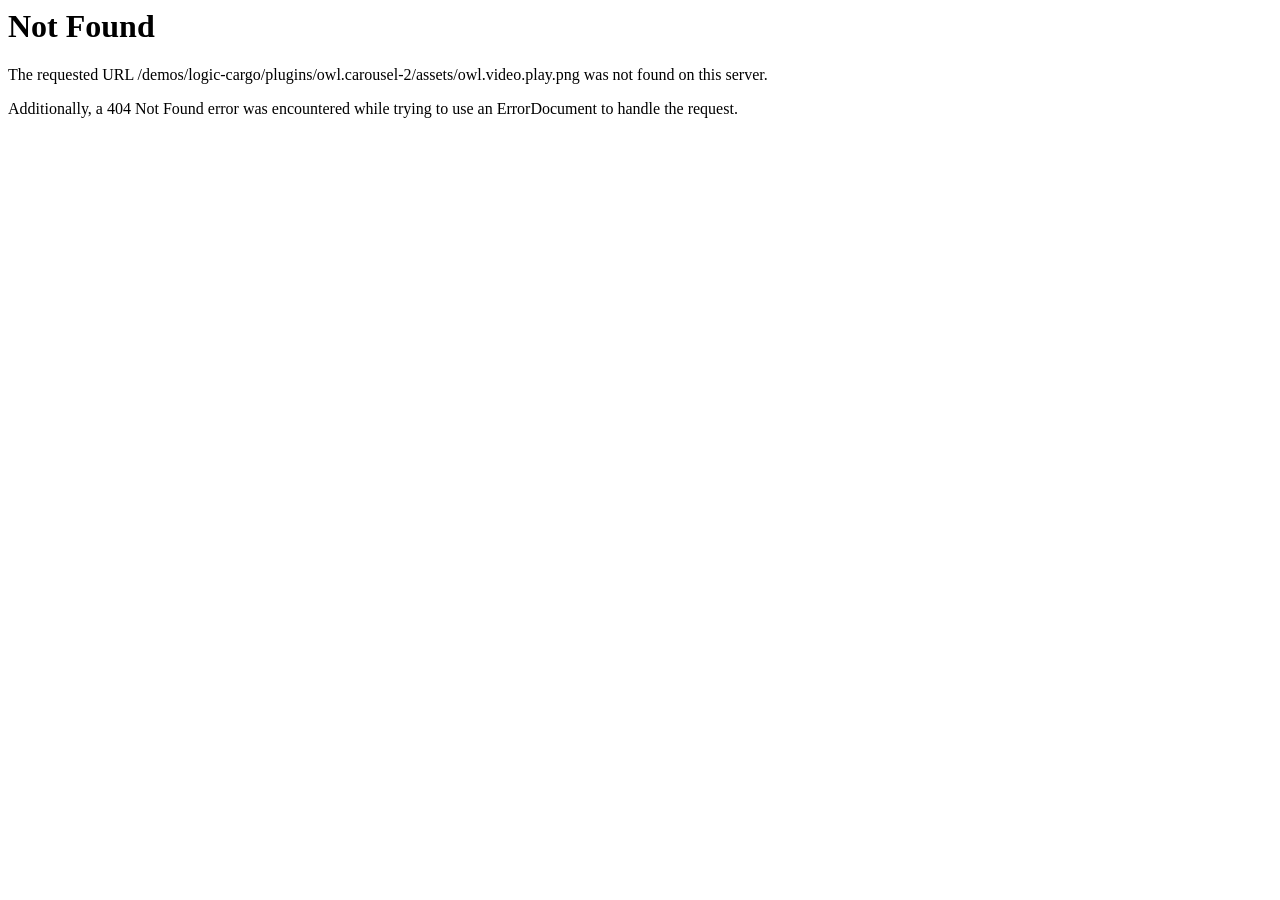
<file: plugins/owl.carousel-2/assets/owl.video.play.html>
<!DOCTYPE HTML PUBLIC "-//IETF//DTD HTML 2.0//EN">
<html><head>
<title>404 Not Found</title>
</head><body>
<h1>Not Found</h1>
<p>The requested URL /demos/logic-cargo/plugins/owl.carousel-2/assets/owl.video.play.png was not found on this server.</p>
<p>Additionally, a 404 Not Found
error was encountered while trying to use an ErrorDocument to handle the request.</p>
</body></html>
</file>
<file: plugins/Stroke-Gap-Icons-Webfont/style.css>
@font-face {
	font-family: 'Stroke-Gap-Icons';
	src: url('fonts/Stroke-Gap-Icons.eot');
}
@font-face {
	font-family: 'Stroke-Gap-Icons';
	src: url([data-uri]) format('truetype'),
		 url([data-uri]) format('woff');
	font-weight: normal;
	font-style: normal;
}

.icon {
	font-family: 'Stroke-Gap-Icons';
	speak: none;
	font-style: normal;
	font-weight: normal;
	font-variant: normal;
	text-transform: none;
	line-height: 1;

	/* Better Font Rendering =========== */
	-webkit-font-smoothing: antialiased;
	-moz-osx-font-smoothing: grayscale;
}

.icon-WorldWide:before {
	content: "\e600";
}
.icon-WorldGlobe:before {
	content: "\e601";
}
.icon-Underpants:before {
	content: "\e602";
}
.icon-Tshirt:before {
	content: "\e603";
}
.icon-Trousers:before {
	content: "\e604";
}
.icon-Tie:before {
	content: "\e605";
}
.icon-TennisBall:before {
	content: "\e606";
}
.icon-Telesocpe:before {
	content: "\e607";
}
.icon-Stop:before {
	content: "\e608";
}
.icon-Starship:before {
	content: "\e609";
}
.icon-Starship2:before {
	content: "\e60a";
}
.icon-Speaker:before {
	content: "\e60b";
}
.icon-Speaker2:before {
	content: "\e60c";
}
.icon-Soccer:before {
	content: "\e60d";
}
.icon-Snikers:before {
	content: "\e60e";
}
.icon-Scisors:before {
	content: "\e60f";
}
.icon-Puzzle:before {
	content: "\e610";
}
.icon-Printer:before {
	content: "\e611";
}
.icon-Pool:before {
	content: "\e612";
}
.icon-Podium:before {
	content: "\e613";
}
.icon-Play:before {
	content: "\e614";
}
.icon-Planet:before {
	content: "\e615";
}
.icon-Pause:before {
	content: "\e616";
}
.icon-Next:before {
	content: "\e617";
}
.icon-MusicNote2:before {
	content: "\e618";
}
.icon-MusicNote:before {
	content: "\e619";
}
.icon-MusicMixer:before {
	content: "\e61a";
}
.icon-Microphone:before {
	content: "\e61b";
}
.icon-Medal:before {
	content: "\e61c";
}
.icon-ManFigure:before {
	content: "\e61d";
}
.icon-Magnet:before {
	content: "\e61e";
}
.icon-Like:before {
	content: "\e61f";
}
.icon-Hanger:before {
	content: "\e620";
}
.icon-Handicap:before {
	content: "\e621";
}
.icon-Forward:before {
	content: "\e622";
}
.icon-Footbal:before {
	content: "\e623";
}
.icon-Flag:before {
	content: "\e624";
}
.icon-FemaleFigure:before {
	content: "\e625";
}
.icon-Dislike:before {
	content: "\e626";
}
.icon-DiamondRing:before {
	content: "\e627";
}
.icon-Cup:before {
	content: "\e628";
}
.icon-Crown:before {
	content: "\e629";
}
.icon-Column:before {
	content: "\e62a";
}
.icon-Click:before {
	content: "\e62b";
}
.icon-Cassette:before {
	content: "\e62c";
}
.icon-Bomb:before {
	content: "\e62d";
}
.icon-BatteryLow:before {
	content: "\e62e";
}
.icon-BatteryFull:before {
	content: "\e62f";
}
.icon-Bascketball:before {
	content: "\e630";
}
.icon-Astronaut:before {
	content: "\e631";
}
.icon-WineGlass:before {
	content: "\e632";
}
.icon-Water:before {
	content: "\e633";
}
.icon-Wallet:before {
	content: "\e634";
}
.icon-Umbrella:before {
	content: "\e635";
}
.icon-TV:before {
	content: "\e636";
}
.icon-TeaMug:before {
	content: "\e637";
}
.icon-Tablet:before {
	content: "\e638";
}
.icon-Soda:before {
	content: "\e639";
}
.icon-SodaCan:before {
	content: "\e63a";
}
.icon-SimCard:before {
	content: "\e63b";
}
.icon-Signal:before {
	content: "\e63c";
}
.icon-Shaker:before {
	content: "\e63d";
}
.icon-Radio:before {
	content: "\e63e";
}
.icon-Pizza:before {
	content: "\e63f";
}
.icon-Phone:before {
	content: "\e640";
}
.icon-Notebook:before {
	content: "\e641";
}
.icon-Mug:before {
	content: "\e642";
}
.icon-Mastercard:before {
	content: "\e643";
}
.icon-Ipod:before {
	content: "\e644";
}
.icon-Info:before {
	content: "\e645";
}
.icon-Icecream2:before {
	content: "\e646";
}
.icon-Icecream1:before {
	content: "\e647";
}
.icon-Hourglass:before {
	content: "\e648";
}
.icon-Help:before {
	content: "\e649";
}
.icon-Goto:before {
	content: "\e64a";
}
.icon-Glasses:before {
	content: "\e64b";
}
.icon-Gameboy:before {
	content: "\e64c";
}
.icon-ForkandKnife:before {
	content: "\e64d";
}
.icon-Export:before {
	content: "\e64e";
}
.icon-Exit:before {
	content: "\e64f";
}
.icon-Espresso:before {
	content: "\e650";
}
.icon-Drop:before {
	content: "\e651";
}
.icon-Download:before {
	content: "\e652";
}
.icon-Dollars:before {
	content: "\e653";
}
.icon-Dollar:before {
	content: "\e654";
}
.icon-DesktopMonitor:before {
	content: "\e655";
}
.icon-Corkscrew:before {
	content: "\e656";
}
.icon-CoffeeToGo:before {
	content: "\e657";
}
.icon-Chart:before {
	content: "\e658";
}
.icon-ChartUp:before {
	content: "\e659";
}
.icon-ChartDown:before {
	content: "\e65a";
}
.icon-Calculator:before {
	content: "\e65b";
}
.icon-Bread:before {
	content: "\e65c";
}
.icon-Bourbon:before {
	content: "\e65d";
}
.icon-BottleofWIne:before {
	content: "\e65e";
}
.icon-Bag:before {
	content: "\e65f";
}
.icon-Arrow:before {
	content: "\e660";
}
.icon-Antenna2:before {
	content: "\e661";
}
.icon-Antenna1:before {
	content: "\e662";
}
.icon-Anchor:before {
	content: "\e663";
}
.icon-Wheelbarrow:before {
	content: "\e664";
}
.icon-Webcam:before {
	content: "\e665";
}
.icon-Unlinked:before {
	content: "\e666";
}
.icon-Truck:before {
	content: "\e667";
}
.icon-Timer:before {
	content: "\e668";
}
.icon-Time:before {
	content: "\e669";
}
.icon-StorageBox:before {
	content: "\e66a";
}
.icon-Star:before {
	content: "\e66b";
}
.icon-ShoppingCart:before {
	content: "\e66c";
}
.icon-Shield:before {
	content: "\e66d";
}
.icon-Seringe:before {
	content: "\e66e";
}
.icon-Pulse:before {
	content: "\e66f";
}
.icon-Plaster:before {
	content: "\e670";
}
.icon-Plaine:before {
	content: "\e671";
}
.icon-Pill:before {
	content: "\e672";
}
.icon-PicnicBasket:before {
	content: "\e673";
}
.icon-Phone2:before {
	content: "\e674";
}
.icon-Pencil:before {
	content: "\e675";
}
.icon-Pen:before {
	content: "\e676";
}
.icon-PaperClip:before {
	content: "\e677";
}
.icon-On-Off:before {
	content: "\e678";
}
.icon-Mouse:before {
	content: "\e679";
}
.icon-Megaphone:before {
	content: "\e67a";
}
.icon-Linked:before {
	content: "\e67b";
}
.icon-Keyboard:before {
	content: "\e67c";
}
.icon-House:before {
	content: "\e67d";
}
.icon-Heart:before {
	content: "\e67e";
}
.icon-Headset:before {
	content: "\e67f";
}
.icon-FullShoppingCart:before {
	content: "\e680";
}
.icon-FullScreen:before {
	content: "\e681";
}
.icon-Folder:before {
	content: "\e682";
}
.icon-Floppy:before {
	content: "\e683";
}
.icon-Files:before {
	content: "\e684";
}
.icon-File:before {
	content: "\e685";
}
.icon-FileBox:before {
	content: "\e686";
}
.icon-ExitFullScreen:before {
	content: "\e687";
}
.icon-EmptyBox:before {
	content: "\e688";
}
.icon-Delete:before {
	content: "\e689";
}
.icon-Controller:before {
	content: "\e68a";
}
.icon-Compass:before {
	content: "\e68b";
}
.icon-CompassTool:before {
	content: "\e68c";
}
.icon-ClipboardText:before {
	content: "\e68d";
}
.icon-ClipboardChart:before {
	content: "\e68e";
}
.icon-ChemicalGlass:before {
	content: "\e68f";
}
.icon-CD:before {
	content: "\e690";
}
.icon-Carioca:before {
	content: "\e691";
}
.icon-Car:before {
	content: "\e692";
}
.icon-Book:before {
	content: "\e693";
}
.icon-BigTruck:before {
	content: "\e694";
}
.icon-Bicycle:before {
	content: "\e695";
}
.icon-Wrench:before {
	content: "\e696";
}
.icon-Web:before {
	content: "\e697";
}
.icon-Watch:before {
	content: "\e698";
}
.icon-Volume:before {
	content: "\e699";
}
.icon-Video:before {
	content: "\e69a";
}
.icon-Users:before {
	content: "\e69b";
}
.icon-User:before {
	content: "\e69c";
}
.icon-UploadCLoud:before {
	content: "\e69d";
}
.icon-Typing:before {
	content: "\e69e";
}
.icon-Tools:before {
	content: "\e69f";
}
.icon-Tag:before {
	content: "\e6a0";
}
.icon-Speedometter:before {
	content: "\e6a1";
}
.icon-Share:before {
	content: "\e6a2";
}
.icon-Settings:before {
	content: "\e6a3";
}
.icon-Search:before {
	content: "\e6a4";
}
.icon-Screwdriver:before {
	content: "\e6a5";
}
.icon-Rolodex:before {
	content: "\e6a6";
}
.icon-Ringer:before {
	content: "\e6a7";
}
.icon-Resume:before {
	content: "\e6a8";
}
.icon-Restart:before {
	content: "\e6a9";
}
.icon-PowerOff:before {
	content: "\e6aa";
}
.icon-Pointer:before {
	content: "\e6ab";
}
.icon-Picture:before {
	content: "\e6ac";
}
.icon-OpenedLock:before {
	content: "\e6ad";
}
.icon-Notes:before {
	content: "\e6ae";
}
.icon-Mute:before {
	content: "\e6af";
}
.icon-Movie:before {
	content: "\e6b0";
}
.icon-Microphone2:before {
	content: "\e6b1";
}
.icon-Message:before {
	content: "\e6b2";
}
.icon-MessageRight:before {
	content: "\e6b3";
}
.icon-MessageLeft:before {
	content: "\e6b4";
}
.icon-Menu:before {
	content: "\e6b5";
}
.icon-Media:before {
	content: "\e6b6";
}
.icon-Mail:before {
	content: "\e6b7";
}
.icon-List:before {
	content: "\e6b8";
}
.icon-Layers:before {
	content: "\e6b9";
}
.icon-Key:before {
	content: "\e6ba";
}
.icon-Imbox:before {
	content: "\e6bb";
}
.icon-Eye:before {
	content: "\e6bc";
}
.icon-Edit:before {
	content: "\e6bd";
}
.icon-DSLRCamera:before {
	content: "\e6be";
}
.icon-DownloadCloud:before {
	content: "\e6bf";
}
.icon-CompactCamera:before {
	content: "\e6c0";
}
.icon-Cloud:before {
	content: "\e6c1";
}
.icon-ClosedLock:before {
	content: "\e6c2";
}
.icon-Chart2:before {
	content: "\e6c3";
}
.icon-Bulb:before {
	content: "\e6c4";
}
.icon-Briefcase:before {
	content: "\e6c5";
}
.icon-Blog:before {
	content: "\e6c6";
}
.icon-Agenda:before {
	content: "\e6c7";
}
</file>
<file: plugins/revolution/css/settings.css>
/*-----------------------------------------------------------------------------

-	Revolution Slider 5.0 Default Style Settings -

Screen Stylesheet

version:   	5.0.0
date:      	29/10/15
author:		themepunch
email:     	info@themepunch.com
website:   	http://www.themepunch.com
-----------------------------------------------------------------------------*/


@font-face {
  font-family: 'revicons';
  src: url('../fonts/revicons/revicons90c6.eot?5510888');
  src: url('../fonts/revicons/revicons90c6.eot?5510888#iefix') format('embedded-opentype'),
       url('../fonts/revicons/revicons90c6.woff?5510888') format('woff'),
       url('../fonts/revicons/revicons90c6.ttf?5510888') format('truetype'),
       url('../fonts/revicons/revicons90c6.svg?5510888#revicons') format('svg');
  font-weight: normal;
  font-style: normal;
}

 [class^="revicon-"]:before, [class*=" revicon-"]:before {
  font-family: "revicons";
  font-style: normal;
  font-weight: normal;
  speak: none;
  display: inline-block;
  text-decoration: inherit;
  width: 1em;
  margin-right: .2em;
  text-align: center; 

  /* For safety - reset parent styles, that can break glyph codes*/
  font-variant: normal;
  text-transform: none;

  /* fix buttons height, for twitter bootstrap */
  line-height: 1em;

  /* Animation center compensation - margins should be symmetric */
  /* remove if not needed */
  margin-left: .2em;

  /* you can be more comfortable with increased icons size */
  /* font-size: 120%; */

  /* Uncomment for 3D effect */
  /* text-shadow: 1px 1px 1px rgba(127, 127, 127, 0.3); */
}

.revicon-search-1:before { content: '\e802'; } /* '' */
.revicon-pencil-1:before { content: '\e831'; } /* '' */
.revicon-picture-1:before { content: '\e803'; } /* '' */
.revicon-cancel:before { content: '\e80a'; } /* '' */
.revicon-info-circled:before { content: '\e80f'; } /* '' */
.revicon-trash:before { content: '\e801'; } /* '' */
.revicon-left-dir:before { content: '\e817'; } /* '' */
.revicon-right-dir:before { content: '\e818'; } /* '' */
.revicon-down-open:before { content: '\e83b'; } /* '' */
.revicon-left-open:before { content: '\e819'; } /* '' */
.revicon-right-open:before { content: '\e81a'; } /* '' */
.revicon-angle-left:before { content: '\e820'; } /* '' */
.revicon-angle-right:before { content: '\e81d'; } /* '' */
.revicon-left-big:before { content: '\e81f'; } /* '' */
.revicon-right-big:before { content: '\e81e'; } /* '' */
.revicon-magic:before { content: '\e807'; } /* '' */
.revicon-picture:before { content: '\e800'; } /* '' */
.revicon-export:before { content: '\e80b'; } /* '' */
.revicon-cog:before { content: '\e832'; } /* '' */
.revicon-login:before { content: '\e833'; } /* '' */
.revicon-logout:before { content: '\e834'; } /* '' */
.revicon-video:before { content: '\e805'; } /* '' */
.revicon-arrow-combo:before { content: '\e827'; } /* '' */
.revicon-left-open-1:before { content: '\e82a'; } /* '' */
.revicon-right-open-1:before { content: '\e82b'; } /* '' */
.revicon-left-open-mini:before { content: '\e822'; } /* '' */
.revicon-right-open-mini:before { content: '\e823'; } /* '' */
.revicon-left-open-big:before { content: '\e824'; } /* '' */
.revicon-right-open-big:before { content: '\e825'; } /* '' */
.revicon-left:before { content: '\e836'; } /* '' */
.revicon-right:before { content: '\e826'; } /* '' */
.revicon-ccw:before { content: '\e808'; } /* '' */
.revicon-arrows-ccw:before { content: '\e806'; } /* '' */
.revicon-palette:before { content: '\e829'; } /* '' */
.revicon-list-add:before { content: '\e80c'; } /* '' */
.revicon-doc:before { content: '\e809'; } /* '' */
.revicon-left-open-outline:before { content: '\e82e'; } /* '' */
.revicon-left-open-2:before { content: '\e82c'; } /* '' */
.revicon-right-open-outline:before { content: '\e82f'; } /* '' */
.revicon-right-open-2:before { content: '\e82d'; } /* '' */
.revicon-equalizer:before { content: '\e83a'; } /* '' */
.revicon-layers-alt:before { content: '\e804'; } /* '' */
.revicon-popup:before { content: '\e828'; } /* '' */

							

/******************************
	-	BASIC STYLES		-
******************************/

.rev_slider_wrapper{
	position:relative;
	z-index: 0;
}


.rev_slider{
	position:relative;
	overflow:visible;
}

.tp-overflow-hidden { overflow:hidden;}

.tp-simpleresponsive img,
.rev_slider img{
	max-width:none !important;
	-moz-transition: none;
	-webkit-transition: none;
	-o-transition: none;
	transition: none;
	margin:0px;
	padding:0px;
	border-width:0px;
	border:none;
}

.rev_slider .no-slides-text{
	font-weight:bold;
	text-align:center;
	padding-top:80px;
}

.rev_slider >ul,
.rev_slider_wrapper >ul,
.tp-revslider-mainul >li,
.rev_slider >ul >li,
.rev_slider >ul >li:before,
.tp-revslider-mainul >li:before,
.tp-simpleresponsive >ul,
.tp-simpleresponsive >ul >li,
.tp-simpleresponsive >ul >li:before,
.tp-revslider-mainul >li,
.tp-simpleresponsive >ul >li{
	list-style:none !important;
	position:absolute;	
	margin:0px !important;
	padding:0px !important;
	overflow-x: visible;
	overflow-y: visible;
	list-style-type: none !important;
	background-image:none;
	background-position:0px 0px;
	text-indent: 0em;
	top:0px;left:0px;
}


.tp-revslider-mainul >li,
.rev_slider >ul >li,
.rev_slider >ul >li:before,
.tp-revslider-mainul >li:before,
.tp-simpleresponsive >ul >li,
.tp-simpleresponsive >ul >li:before,
.tp-revslider-mainul >li,
.tp-simpleresponsive >ul >li { 
	visibility:hidden; 
}

.tp-revslider-slidesli,
.tp-revslider-mainul	{	
	padding:0 !important; 
	margin:0 !important; 
	list-style:none !important;
}

.rev_slider li.tp-revslider-slidesli {
    position: absolute !important;
}


.tp-caption .rs-untoggled-content { display:block;}
.tp-caption .rs-toggled-content { display:none;}

.rs-toggle-content-active.tp-caption .rs-toggled-content { display:block;}
.rs-toggle-content-active.tp-caption .rs-untoggled-content { display:none;}

.rev_slider .tp-caption,
.rev_slider .caption 	{ 
	position:relative;  
	visibility:hidden; 
	white-space: nowrap;
	display: block;
}


.rev_slider .tp-mask-wrap .tp-caption,
.rev_slider .tp-mask-wrap *:last-child,
.wpb_text_column .rev_slider .tp-mask-wrap .tp-caption,
.wpb_text_column .rev_slider .tp-mask-wrap *:last-child{
	margin-bottom:0;

}

	
/* CAROUSEL FUNCTIONS */
.tp-carousel-wrapper {
	cursor:url(openhand.html), move;
}
.tp-carousel-wrapper.dragged {
	cursor:url(closedhand.html), move;
}

/* ADDED FOR SLIDELINK MANAGEMENT */
.tp-caption {
	z-index:1
}

.tp_inner_padding {	
	box-sizing:border-box;	
	-webkit-box-sizing:border-box;
	-moz-box-sizing:border-box;
	max-height:none !important;	
}


.tp-caption {	
	-moz-user-select: none;
	-khtml-user-select: none;
	-webkit-user-select: none;
	-o-user-select: none;	
	position:absolute;
	-webkit-font-smoothing: antialiased !important;
}



.tp-forcenotvisible,
.tp-hide-revslider,
.tp-caption.tp-hidden-caption {	
	visibility:hidden !important; 
	display:none !important
}

.rev_slider embed,
.rev_slider iframe,
.rev_slider object,
.rev_slider video {
	max-width: none !important
}






/**********************************************
	-	FULLSCREEN AND FULLWIDHT CONTAINERS	-
**********************************************/
.rev_slider_wrapper	{	width:100%;}

.fullscreen-container {	
	position:relative;
	padding:0;
}


.fullwidthbanner-container{
	position:relative;
	padding:0;
	overflow:hidden;
}

.fullwidthbanner-container .fullwidthabanner{
	width:100%;
	position:relative;
}



/*********************************
	-	SPECIAL TP CAPTIONS -
**********************************/

.tp-static-layers				{	
	position:absolute; z-index:505; top:0px;left:0px}


.tp-caption .frontcorner		{
	width: 0;
	height: 0;
	border-left: 40px solid transparent;
	border-right: 0px solid transparent;
	border-top: 40px solid #00A8FF;
	position: absolute;left:-40px;top:0px;
}

.tp-caption .backcorner		{
	width: 0;
	height: 0;
	border-left: 0px solid transparent;
	border-right: 40px solid transparent;
	border-bottom: 40px solid #00A8FF;
	position: absolute;right:0px;top:0px;
}

.tp-caption .frontcornertop		{
	width: 0;
	height: 0;
	border-left: 40px solid transparent;
	border-right: 0px solid transparent;
	border-bottom: 40px solid #00A8FF;
	position: absolute;left:-40px;top:0px;
}

.tp-caption .backcornertop		{
	width: 0;
	height: 0;
	border-left: 0px solid transparent;
	border-right: 40px solid transparent;
	border-top: 40px solid #00A8FF;
	position: absolute;right:0px;top:0px;
}
									
.tp-layer-inner-rotation {	
	position: relative !important;
}		


/***********************************************
	-	SPECIAL ALTERNATIVE IMAGE SETTINGS	-
***********************************************/

img.tp-slider-alternative-image	{	
	width:100%; height:auto;
}


/******************************
	-	IE8 HACKS	-
*******************************/
.noFilterClass {
	filter:none !important;
}


/********************************
	-	FULLSCREEN VIDEO	-
*********************************/

.rs-background-video-layer 		{	position: absolute;top:0px;left:0px; width:100%;height:100%;visibility: hidden;z-index: 0;}

.tp-caption.coverscreenvideo	{	width:100%;height:100%;top:0px;left:0px;position:absolute;}
.caption.fullscreenvideo,
.tp-caption.fullscreenvideo		{	left:0px; top:0px; position:absolute;width:100%;height:100%}

.caption.fullscreenvideo iframe,
.caption.fullscreenvideo video,
.tp-caption.fullscreenvideo iframe,
.tp-caption.fullscreenvideo iframe video	{ width:100% !important; height:100% !important; display: none}

.fullcoveredvideo video,
.fullscreenvideo video				{	background: #000}

.fullcoveredvideo .tp-poster		{	background-position: center center;background-size: cover;width:100%;height:100%;top:0px;left:0px}


.videoisplaying .html5vid .tp-poster	{	display: none}

.tp-video-play-button					{	
	background:#000;
	background:rgba(0,0,0,0.3);										
	border-radius:5px;-moz-border-radius:5px;-webkit-border-radius:5px;
	position: absolute;
	top: 50%;
	left: 50%;										
	color: #FFF;
	z-index: 3;
	margin-top: -25px;
	margin-left: -25px;
	line-height: 50px !important;
	text-align: center;
	cursor: pointer;
	width: 50px;
	height:50px;
	box-sizing: border-box;
	-moz-box-sizing: border-box;	
	display: inline-block;	
	vertical-align: top;
	z-index: 4;
	opacity: 0;
	-webkit-transition:opacity 300ms ease-out !important;
	-moz-transition:opacity 300ms ease-out !important;
	-o-transition:opacity 300ms ease-out !important;
	transition:opacity 300ms ease-out !important;				
}
.tp-caption .html5vid					{	width:100% !important; height:100% !important;}									
.tp-video-play-button i 				{	width:50px;height:50px; display:inline-block; text-align: center; vertical-align: top; line-height: 50px !important; font-size: 40px !important;}									
.tp-caption:hover .tp-video-play-button	{	opacity: 1;}
.tp-caption .tp-revstop					{	display:none; border-left:5px solid #fff !important; border-right:5px solid #fff !important;margin-top:15px !important;line-height: 20px !important;vertical-align: top; font-size:25px !important;}
.videoisplaying .revicon-right-dir		{	display:none}
.videoisplaying .tp-revstop				{	display:inline-block}

.videoisplaying  .tp-video-play-button			{	display:none}
.tp-caption:hover .tp-video-play-button 		{ 	display:block}

.fullcoveredvideo .tp-video-play-button			{	display:none !important}


.fullscreenvideo .fullscreenvideo video 		{	object-fit:contain !important;}

.fullscreenvideo .fullcoveredvideo video 		{	object-fit:cover !important;}

.tp-video-controls {
	position: absolute;
	bottom: 0;
	left: 0;
	right: 0;
	padding: 5px;
	opacity: 0;
	-webkit-transition: opacity .3s;
	-moz-transition: opacity .3s;
	-o-transition: opacity .3s;
	-ms-transition: opacity .3s;
	transition: opacity .3s;
	background-image: linear-gradient(bottom, rgb(0,0,0) 13%, rgb(50,50,50) 100%);
	background-image: -o-linear-gradient(bottom, rgb(0,0,0) 13%, rgb(50,50,50) 100%);
	background-image: -moz-linear-gradient(bottom, rgb(0,0,0) 13%, rgb(50,50,50) 100%);
	background-image: -webkit-linear-gradient(bottom, rgb(0,0,0) 13%, rgb(50,50,50) 100%);
	background-image: -ms-linear-gradient(bottom, rgb(0,0,0) 13%, rgb(50,50,50) 100%);
	background-image: -webkit-gradient(linear,left bottom,left top,color-stop(0.13, rgb(0,0,0)),color-stop(1, rgb(50,50,50)));	
	display:table;max-width:100%; overflow:hidden;box-sizing:border-box;-moz-box-sizing:border-box;-webkit-box-sizing:border-box;
}

.tp-caption:hover .tp-video-controls {	opacity: .9;}

.tp-video-button {
	background: rgba(0,0,0,.5);
	border: 0;
	color: #EEE;
	-webkit-border-radius: 3px;
	-moz-border-radius: 3px;
	-o-border-radius: 3px;
	border-radius: 3px;
	cursor:pointer;
	line-height:12px;
	font-size:12px;
	color:#fff;
	padding:0px;
	margin:0px;
	outline: none;
	}
.tp-video-button:hover 				{	cursor: pointer;}


.tp-video-button-wrap,
.tp-video-seek-bar-wrap,
.tp-video-vol-bar-wrap 				{ 	padding:0px 5px;display:table-cell; }

.tp-video-seek-bar-wrap				{	width:80%}
.tp-video-vol-bar-wrap				{	width:20%}

.tp-volume-bar,
.tp-seek-bar						{	width:100%; cursor: pointer;  outline:none; line-height:12px;margin:0; padding:0;}


.rs-fullvideo-cover					{	width:100%;height:100%;top:0px;left:0px;position: absolute; background:transparent;z-index:5;}


.rs-background-video-layer video::-webkit-media-controls { display:none !important;}


/********************************
	-	DOTTED OVERLAYS	-
*********************************/
.tp-dottedoverlay						{	background-repeat:repeat;width:100%;height:100%;position:absolute;top:0px;left:0px;z-index:3}
.tp-dottedoverlay.twoxtwo				{	background:url(../assets/gridtile.png)}
.tp-dottedoverlay.twoxtwowhite			{	background:url(../assets/gridtile_white.png)}
.tp-dottedoverlay.threexthree			{	background:url(../assets/gridtile_3x3.png)}
.tp-dottedoverlay.threexthreewhite		{	background:url(../assets/gridtile_3x3_white.png)}


/******************************
	-	SHADOWS		-
******************************/

.tp-shadowcover	{	width:100%;height:100%;top:0px;left:0px;background: #fff;position: absolute; z-index: -1;}
.tp-shadow1 {
	-webkit-box-shadow: 0 10px 6px -6px rgba(0,0,0,0.8);
	   -moz-box-shadow: 0 10px 6px -6px rgba(0,0,0,0.8);
	        box-shadow: 0 10px 6px -6px rgba(0,0,0,0.8);
}

.tp-shadow2:before, .tp-shadow2:after,
.tp-shadow3:before, .tp-shadow4:after
{
  z-index: -2;
  position: absolute;
  content: "";
  bottom: 10px;
  left: 10px;
  width: 50%;
  top: 85%;
  max-width:300px;
  background: transparent;
  -webkit-box-shadow: 0 15px 10px rgba(0,0,0,0.8);
  -moz-box-shadow: 0 15px 10px rgba(0,0,0,0.8);
  box-shadow: 0 15px 10px rgba(0,0,0,0.8);
  -webkit-transform: rotate(-3deg);
  -moz-transform: rotate(-3deg);
  -o-transform: rotate(-3deg);
  -ms-transform: rotate(-3deg);
  transform: rotate(-3deg);
}

.tp-shadow2:after,
.tp-shadow4:after
{
  -webkit-transform: rotate(3deg);
  -moz-transform: rotate(3deg);
  -o-transform: rotate(3deg);
  -ms-transform: rotate(3deg);
  transform: rotate(3deg);
  right: 10px;
  left: auto;
}

.tp-shadow5
{
  	position:relative;       
    -webkit-box-shadow:0 1px 4px rgba(0, 0, 0, 0.3), 0 0 40px rgba(0, 0, 0, 0.1) inset;
       -moz-box-shadow:0 1px 4px rgba(0, 0, 0, 0.3), 0 0 40px rgba(0, 0, 0, 0.1) inset;
            box-shadow:0 1px 4px rgba(0, 0, 0, 0.3), 0 0 40px rgba(0, 0, 0, 0.1) inset;
}
.tp-shadow5:before, .tp-shadow5:after
{
	content:"";
    position:absolute; 
    z-index:-2;
    -webkit-box-shadow:0 0 25px 0px rgba(0,0,0,0.6);
    -moz-box-shadow:0 0 25px 0px  rgba(0,0,0,0.6);
    box-shadow:0 0 25px 0px  rgba(0,0,0,0.6);
    top:30%;
    bottom:0;
    left:20px;
    right:20px;
    -moz-border-radius:100px / 20px;
    border-radius:100px / 20px;
}

/******************************
	-	BUTTONS	-
*******************************/

.tp-button{
	padding:6px 13px 5px;
	border-radius: 3px;
	-moz-border-radius: 3px;
	-webkit-border-radius: 3px;
	height:30px;
	cursor:pointer;
	color:#fff !important; text-shadow:0px 1px 1px rgba(0, 0, 0, 0.6) !important; font-size:15px; line-height:45px !important;
	font-family: arial, sans-serif; font-weight: bold; letter-spacing: -1px;
	text-decoration:none;
}

.tp-button.big	{	color:#fff; text-shadow:0px 1px 1px rgba(0, 0, 0, 0.6); font-weight:bold; padding:9px 20px; font-size:19px;  line-height:57px !important; }


.purchase:hover,
.tp-button:hover,
.tp-button.big:hover {	background-position:bottom, 15px 11px}

	
/*	BUTTON COLORS	*/

.tp-button.green, .tp-button:hover.green,
.purchase.green, .purchase:hover.green			{ background-color:#21a117; -webkit-box-shadow:  0px 3px 0px 0px #104d0b;        -moz-box-shadow:   0px 3px 0px 0px #104d0b;        box-shadow:   0px 3px 0px 0px #104d0b;  }

.tp-button.blue, .tp-button:hover.blue,
.purchase.blue, .purchase:hover.blue			{ background-color:#1d78cb; -webkit-box-shadow:  0px 3px 0px 0px #0f3e68;        -moz-box-shadow:   0px 3px 0px 0px #0f3e68;        box-shadow:   0px 3px 0px 0px #0f3e68}

.tp-button.red, .tp-button:hover.red,
.purchase.red, .purchase:hover.red				{ background-color:#cb1d1d; -webkit-box-shadow:  0px 3px 0px 0px #7c1212;        -moz-box-shadow:   0px 3px 0px 0px #7c1212;        box-shadow:   0px 3px 0px 0px #7c1212}

.tp-button.orange, .tp-button:hover.orange,
.purchase.orange, .purchase:hover.orange		{ background-color:#ff7700; -webkit-box-shadow:  0px 3px 0px 0px #a34c00;        -moz-box-shadow:   0px 3px 0px 0px #a34c00;        box-shadow:   0px 3px 0px 0px #a34c00}

.tp-button.darkgrey,.tp-button.grey,
.tp-button:hover.darkgrey,.tp-button:hover.grey,
.purchase.darkgrey, .purchase:hover.darkgrey	{ background-color:#555; -webkit-box-shadow:  0px 3px 0px 0px #222;        -moz-box-shadow:   0px 3px 0px 0px #222;        box-shadow:   0px 3px 0px 0px #222}

.tp-button.lightgrey, .tp-button:hover.lightgrey,
.purchase.lightgrey, .purchase:hover.lightgrey	{ background-color:#888; -webkit-box-shadow:  0px 3px 0px 0px #555;        -moz-box-shadow:   0px 3px 0px 0px #555;        box-shadow:   0px 3px 0px 0px #555}



/* TP BUTTONS DESKTOP SIZE */

.rev-btn,
.rev-btn:visited						{ 	outline:none !important; box-shadow:none !important; text-decoration: none !important; line-height: 44px; font-size: 17px; font-weight: 500; padding: 12px 35px; box-sizing:border-box;-moz-box-sizing:border-box;-webkit-box-sizing:border-box;  font-family: "Roboto", sans-serif;  cursor: pointer;}

.rev-btn.rev-uppercase,
.rev-btn.rev-uppercase:visited			{ 	text-transform: uppercase; letter-spacing: 1px; font-size: 15px; font-weight: 900; }

.rev-btn.rev-withicon i					{ 	font-size: 15px; font-weight: normal; position: relative; top: 0px; -webkit-transition: all 0.2s ease-out !important; -moz-transition: all 0.2s ease-out !important; -o-transition: all 0.2s ease-out !important; -ms-transition: all 0.2s ease-out !important; margin-left:10px !important;}

.rev-btn.rev-hiddenicon i				{ 	font-size: 15px; font-weight: normal; position: relative; top: 0px; -webkit-transition: all 0.2s ease-out !important; -moz-transition: all 0.2s ease-out !important; -o-transition: all 0.2s ease-out !important; -ms-transition: all 0.2s ease-out !important; opacity: 0; margin-left:0px !important; width:0px !important;  }
.rev-btn.rev-hiddenicon:hover i			{   opacity: 1 !important; margin-left:10px !important; width:auto !important;}

/* REV BUTTONS MEDIUM */
.rev-btn.rev-medium,
.rev-btn.rev-medium:visited				{	 line-height: 36px; font-size: 14px; padding: 10px 30px; }

.rev-btn.rev-medium.rev-withicon i		{ 	font-size: 14px; top: 0px; }

.rev-btn.rev-medium.rev-hiddenicon i	{ 	font-size: 14px; top: 0px; }


/* REV BUTTONS SMALL */
.rev-btn.rev-small,
.rev-btn.rev-small:visited				{	line-height: 28px; font-size: 12px; padding: 7px 20px; }

.rev-btn.rev-small.rev-withicon i		{	font-size: 12px; top: 0px; }

.rev-btn.rev-small.rev-hiddenicon i		{ 	font-size: 12px; top: 0px; }


/* ROUNDING OPTIONS */
.rev-maxround 							{ 	-webkit-border-radius: 30px; -moz-border-radius: 30px; border-radius: 30px; }
.rev-minround 							{ 	-webkit-border-radius: 3px; -moz-border-radius: 3px; border-radius: 3px; }	


/* BURGER BUTTON */
.rev-burger {
  position: relative;
  width: 60px;
  height: 60px;
  box-sizing: border-box;
  padding: 22px 0 0 14px;
  border-radius: 50%;
  border: 1px solid rgba(51,51,51,0.25);
  tap-highlight-color: transparent;
  cursor: pointer;
}
.rev-burger span {
  display: block;
  width: 30px;
  height: 3px;
  background: #333;
  transition: .7s;
  pointer-events: none;
  transform-style: flat !important;
}
.rev-burger span:nth-child(2) {
  margin: 3px 0;
}

#dialog_addbutton .rev-burger:hover :first-child,
.open .rev-burger :first-child,
.open.rev-burger :first-child {
  transform: translateY(6px) rotate(-45deg);
  -webkit-transform: translateY(6px) rotate(-45deg);
}
#dialog_addbutton .rev-burger:hover :nth-child(2),
.open .rev-burger :nth-child(2),
.open.rev-burger :nth-child(2) {
  transform: rotate(-45deg);
  -webkit-transform: rotate(-45deg);
  opacity: 0;
}
#dialog_addbutton .rev-burger:hover :last-child,
.open .rev-burger :last-child,
.open.rev-burger :last-child {
  transform: translateY(-6px) rotate(-135deg);
  -webkit-transform: translateY(-6px) rotate(-135deg);
}

.rev-burger.revb-white {
  border: 2px solid rgba(255,255,255,0.2);
}
.rev-burger.revb-white span {
  background: #fff;
}
.rev-burger.revb-whitenoborder {
  border: 0;
}
.rev-burger.revb-whitenoborder span {
  background: #fff;
}
.rev-burger.revb-darknoborder {
  border: 0;
}
.rev-burger.revb-darknoborder span {
  background: #333;
}

.rev-burger.revb-whitefull {
  background: #fff;
  border:none;
}

.rev-burger.revb-whitefull span {
	background:#333;
}

.rev-burger.revb-darkfull {
  background: #333;
  border:none;
}

.rev-burger.revb-darkfull span {
	background:#fff;
}


/* SCROLL DOWN BUTTON */
@-webkit-keyframes rev-ani-mouse {
	0% { opacity: 1;top: 29%;}
	15% {opacity: 1;top: 50%;}
	50% { opacity: 0;top: 50%;}
	100% { opacity: 0;top: 29%;}
}
@-moz-keyframes rev-ani-mouse {
	0% {opacity: 1;top: 29%;}
	15% {opacity: 1;top: 50%;}
	50% {opacity: 0;top: 50%;}
	100% {opacity: 0;top: 29%;}
}
@keyframes rev-ani-mouse {
	0% {opacity: 1;top: 29%;}
	15% {opacity: 1;top: 50%;}
	50% {opacity: 0;top: 50%;}
	100% {opacity: 0;top: 29%;}
}
.rev-scroll-btn {
	display: inline-block;
	position: relative;
	left: 0;
	right: 0;
	text-align: center;
	cursor: pointer;
	width:35px;
	height:55px;
	-webkit-box-sizing: border-box;
	-moz-box-sizing: border-box;
	box-sizing: border-box;
	border: 3px solid white;
	border-radius: 23px;
}
.rev-scroll-btn > * {
	display: inline-block;
	line-height: 18px;
	font-size: 13px;
	font-weight: normal;
	color: #7f8c8d;
	color: #ffffff;
	font-family: "proxima-nova", "Helvetica Neue", Helvetica, Arial, sans-serif;
	letter-spacing: 2px;
}
.rev-scroll-btn > *:hover,
.rev-scroll-btn > *:focus,
.rev-scroll-btn > *.active {
	color: #ffffff;
}
.rev-scroll-btn > *:hover,
.rev-scroll-btn > *:focus,
.rev-scroll-btn > *:active,
.rev-scroll-btn > *.active {
	filter: alpha(opacity=80);
}

.rev-scroll-btn.revs-fullwhite  {
	background:#fff;
}

.rev-scroll-btn.revs-fullwhite span {
	background: #333;	
}

.rev-scroll-btn.revs-fulldark  {
	background:#333;
	border:none;
}

.rev-scroll-btn.revs-fulldark  span {
	background: #fff;	
}

.rev-scroll-btn span {
	position: absolute;
	display: block;
	top: 29%;
	left: 50%;
	width: 8px;
	height: 8px;
	margin: -4px 0 0 -4px;
	background: white;
	border-radius: 50%;
	-webkit-animation: rev-ani-mouse 2.5s linear infinite;
	-moz-animation: rev-ani-mouse 2.5s linear infinite;
	animation: rev-ani-mouse 2.5s linear infinite;
}

.rev-scroll-btn.revs-dark {
	border-color:#333;
}
.rev-scroll-btn.revs-dark span {
	background: #333;	
}

.rev-control-btn {
	position: relative;
	display: inline-block;
	z-index: 5;	
	color: #FFF;  
	font-size: 20px;
	line-height: 60px;
	font-weight: 400;
	font-style: normal;
	font-family: Raleway;	
	text-decoration: none;
	text-align: center;
	background-color: #000;	
	border-radius: 50px;	
	text-shadow: none;
	background-color: rgba(0, 0, 0, 0.50);
	width:60px;
	height:60px;
	box-sizing: border-box;
	cursor: pointer;
}

.rev-cbutton-dark-sr	{	
	border-radius: 3px;		
}

.rev-cbutton-light	{	
	color: #333;  	
	background-color: rgba(255,255,255, 0.75);	
}

.rev-cbutton-light-sr	{		
	color: #333;  	
	border-radius: 3px;		
	background-color: rgba(255,255,255, 0.75);
}


.rev-sbutton {	
	line-height: 37px;	
	width:37px;
	height:37px;	
}

.rev-sbutton-blue	{	
	background-color: #3B5998
}
.rev-sbutton-lightblue	{	
	background-color: #00A0D1;
}
.rev-sbutton-red	{	
	background-color: #DD4B39;
}




/************************************
-	TP BANNER TIMER		-
*************************************/
.tp-bannertimer								{	visibility: hidden; width:100%; height:5px; /*background:url(../assets/timer.png);*/ background: #fff; background: rgba(0,0,0,0.15); position:absolute; z-index:200; top:0px}
.tp-bannertimer.tp-bottom					{	top:auto; bottom:0px !important;height:5px}


/*********************************************
-	BASIC SETTINGS FOR THE BANNER	-
***********************************************/

 .tp-simpleresponsive img {
	-moz-user-select: none;
    -khtml-user-select: none;
    -webkit-user-select: none;
    -o-user-select: none;
}

.tp-caption img {
	background: transparent;
	-ms-filter: "progid:DXImageTransform.Microsoft.gradient(startColorstr=#00FFFFFF,endColorstr=#00FFFFFF)";
	filter: progid:DXImageTransform.Microsoft.gradient(startColorstr=#00FFFFFF,endColorstr=#00FFFFFF);
	zoom: 1;
}



/*  CAPTION SLIDELINK   **/
.caption.slidelink a div,
.tp-caption.slidelink a div {	width:3000px; height:1500px;  background:url(../assets/coloredbg.png) repeat}
.tp-caption.slidelink a span{	background:url(../assets/coloredbg.png) repeat}
.tp-shape {	width:100%;height:100%;}



/*********************************************
-	WOOCOMMERCE STYLES	-
***********************************************/

.tp-caption .rs-starring				{	display: inline-block}
.tp-caption .rs-starring .star-rating	{	float: none;}

.tp-caption .rs-starring .star-rating {
	color: #FFC321 !important;
	display: inline-block;
    vertical-align: top;
}

.tp-caption .rs-starring .star-rating, 
.tp-caption .rs-starring-page .star-rating {	
	position: relative;
	height: 1em;
	
	width: 5.4em;
	font-family: star;
}

.tp-caption  .rs-starring .star-rating:before, 
.tp-caption  .rs-starring-page .star-rating:before {
	content: "\73\73\73\73\73";
	color: #E0DADF;
	float: left;
	top: 0;
	left: 0;
	position: absolute;
}

.tp-caption .rs-starring .star-rating span {
	overflow: hidden;
	float: left;
	top: 0;
	left: 0;
	position: absolute;
	padding-top: 1.5em;
	font-size: 1em !important;
}

.tp-caption .rs-starring .star-rating span:before,
.tp-caption .rs-starring .star-rating span:before {
	content: "\53\53\53\53\53";
	top: 0;
	position: absolute;
	left: 0;
}

.tp-caption .rs-starring .star-rating {
	color: #FFC321 !important;
}


.tp-caption .rs-starring .star-rating, 
.tp-caption .rs-starring-page .star-rating {
	
	font-size: 1em !important;
	font-family: star;
}


/******************************
	-	LOADER FORMS	-
********************************/

.tp-loader 	{
	top:50%; left:50%;
	z-index:10000;
	position:absolute;
}

.tp-loader.spinner0 {
	width: 40px;
	height: 40px;
	background-color: #fff;
	background:url(../assets/loader.gif) no-repeat center center;
	box-shadow: 0px 0px 20px 0px rgba(0,0,0,0.15);
	-webkit-box-shadow: 0px 0px 20px 0px rgba(0,0,0,0.15);
	margin-top:-20px;
	margin-left:-20px;
	-webkit-animation: tp-rotateplane 1.2s infinite ease-in-out;
	animation: tp-rotateplane 1.2s infinite ease-in-out;
	border-radius: 3px;
	-moz-border-radius: 3px;
	-webkit-border-radius: 3px;
}


.tp-loader.spinner1 {
	width: 40px;
	height: 40px;
	background-color: #fff;
	box-shadow: 0px 0px 20px 0px rgba(0,0,0,0.15);
	-webkit-box-shadow: 0px 0px 20px 0px rgba(0,0,0,0.15);
	margin-top:-20px;
	margin-left:-20px;
	-webkit-animation: tp-rotateplane 1.2s infinite ease-in-out;
	animation: tp-rotateplane 1.2s infinite ease-in-out;
	border-radius: 3px;
	-moz-border-radius: 3px;
	-webkit-border-radius: 3px;
}



.tp-loader.spinner5 	{	
	background:url(../assets/loader.gif) no-repeat 10px 10px;
	background-color:#fff;
	margin:-22px -22px;
	width:44px;height:44px;
	border-radius: 3px;
	-moz-border-radius: 3px;
	-webkit-border-radius: 3px;
}


@-webkit-keyframes tp-rotateplane {
  0% { -webkit-transform: perspective(120px) }
  50% { -webkit-transform: perspective(120px) rotateY(180deg) }
  100% { -webkit-transform: perspective(120px) rotateY(180deg)  rotateX(180deg) }
}

@keyframes tp-rotateplane {
  0% { transform: perspective(120px) rotateX(0deg) rotateY(0deg);} 
  50% { transform: perspective(120px) rotateX(-180.1deg) rotateY(0deg);} 
  100% { transform: perspective(120px) rotateX(-180deg) rotateY(-179.9deg);}
}


.tp-loader.spinner2 {
	width: 40px;
	height: 40px;
	margin-top:-20px;margin-left:-20px;
	background-color: #ff0000;
	box-shadow: 0px 0px 20px 0px rgba(0,0,0,0.15);
	-webkit-box-shadow: 0px 0px 20px 0px rgba(0,0,0,0.15);
	border-radius: 100%;
	-webkit-animation: tp-scaleout 1.0s infinite ease-in-out;
	animation: tp-scaleout 1.0s infinite ease-in-out;
}

@-webkit-keyframes tp-scaleout {
  0% { -webkit-transform: scale(0.0) }
  100% {-webkit-transform: scale(1.0); opacity: 0;}
}

@keyframes tp-scaleout {
  0% {transform: scale(0.0);-webkit-transform: scale(0.0);} 
  100% {transform: scale(1.0);-webkit-transform: scale(1.0);opacity: 0;}
}


.tp-loader.spinner3 {
  margin: -9px 0px 0px -35px;
  width: 70px;
  text-align: center;
}

.tp-loader.spinner3 .bounce1,
.tp-loader.spinner3 .bounce2,
.tp-loader.spinner3 .bounce3 {
  width: 18px;
  height: 18px;
  background-color: #fff;
  box-shadow: 0px 0px 20px 0px rgba(0,0,0,0.15);
  -webkit-box-shadow: 0px 0px 20px 0px rgba(0,0,0,0.15);
  border-radius: 100%;
  display: inline-block;
  -webkit-animation: tp-bouncedelay 1.4s infinite ease-in-out;
  animation: tp-bouncedelay 1.4s infinite ease-in-out;
  /* Prevent first frame from flickering when animation starts */
  -webkit-animation-fill-mode: both;
  animation-fill-mode: both;
}

.tp-loader.spinner3 .bounce1 {
  -webkit-animation-delay: -0.32s;
  animation-delay: -0.32s;
}

.tp-loader.spinner3 .bounce2 {
  -webkit-animation-delay: -0.16s;
  animation-delay: -0.16s;
}

@-webkit-keyframes tp-bouncedelay {
  0%, 80%, 100% { -webkit-transform: scale(0.0) }
  40% { -webkit-transform: scale(1.0) }
}

@keyframes tp-bouncedelay {
  0%, 80%, 100% {transform: scale(0.0);} 
  40% {transform: scale(1.0);}
}




.tp-loader.spinner4 {
  margin: -20px 0px 0px -20px;
  width: 40px;
  height: 40px;
  text-align: center;
  -webkit-animation: tp-rotate 2.0s infinite linear;
  animation: tp-rotate 2.0s infinite linear;
}

.tp-loader.spinner4 .dot1,
.tp-loader.spinner4 .dot2 {
  width: 60%;
  height: 60%;
  display: inline-block;
  position: absolute;
  top: 0;
  background-color: #fff;
  border-radius: 100%;
  -webkit-animation: tp-bounce 2.0s infinite ease-in-out;
  animation: tp-bounce 2.0s infinite ease-in-out;
  box-shadow: 0px 0px 20px 0px rgba(0,0,0,0.15);
  -webkit-box-shadow: 0px 0px 20px 0px rgba(0,0,0,0.15);
}

.tp-loader.spinner4 .dot2 {
  top: auto;
  bottom: 0px;
  -webkit-animation-delay: -1.0s;
  animation-delay: -1.0s;
}

@-webkit-keyframes tp-rotate { 100% { -webkit-transform: rotate(360deg) }}
@keyframes tp-rotate { 100% { transform: rotate(360deg); -webkit-transform: rotate(360deg) }}

@-webkit-keyframes tp-bounce {
  0%, 100% { -webkit-transform: scale(0.0) }
  50% { -webkit-transform: scale(1.0) }
}

@keyframes tp-bounce {
  0%, 100% {transform: scale(0.0);} 
  50% { transform: scale(1.0);}
}



/***********************************************
	-  STANDARD NAVIGATION SETTINGS 
***********************************************/


.tp-thumbs.navbar,
.tp-bullets.navbar,
.tp-tabs.navbar					{	border:none; min-height: 0; margin:0; border-radius: 0; -moz-border-radius:0; -webkit-border-radius:0;}

.tp-tabs,
.tp-thumbs,
.tp-bullets						{	position:absolute; display:block; z-index:1000; top:0px; left:0px;}

.tp-tab,
.tp-thumb 						{	cursor: pointer; position:absolute;opacity:0.5;  box-sizing: border-box;-moz-box-sizing: border-box;-webkit-box-sizing: border-box;}

.tp-arr-imgholder,
.tp-videoposter,
.tp-thumb-image,
.tp-tab-image					{	background-position: center center; background-size:cover;width:100%;height:100%; display:block; position:absolute;top:0px;left:0px;}

.tp-tab:hover,
.tp-tab.selected,
.tp-thumb:hover,
.tp-thumb.selected				{	opacity:1;}

.tp-tab-mask,
.tp-thumb-mask 					{	box-sizing:border-box !important; -webkit-box-sizing:border-box !important; -moz-box-sizing:border-box !important}

.tp-tabs,
.tp-thumbs						{	box-sizing:content-box !important; -webkit-box-sizing:content-box !important; -moz-box-sizing: content-box !important}

.tp-bullet 						{	width:15px;height:15px; position:absolute; background:#fff; background:rgba(255,255,255,0.3); cursor: pointer;}
.tp-bullet.selected,
.tp-bullet:hover				{	background:#fff;}

.tp-bannertimer					{	background:#000; background:rgba(0,0,0,0.15); height:5px;}


.tparrows						{	cursor:pointer; background:#000; background:rgba(0,0,0,0.5); width:40px;height:40px;position:absolute; display:block; z-index:1000; }
.tparrows:hover 				{	background:#000;}
.tparrows:before				{	font-family: "revicons"; font-size:15px; color:#fff; display:block; line-height: 40px; text-align: center;}
.tparrows.tp-leftarrow:before	{	content: '\e824'; }
.tparrows.tp-rightarrow:before	{	content: '\e825'; }


/***************************
	- 3D SHADOW MODE -
***************************/

.dddwrappershadow { box-shadow:0 45px 100px rgba(0, 0, 0, 0.4);}

/*******************
	- DEBUG MODE -
*******************/

.hglayerinfo				   {	  position: fixed;
  bottom: 0px;
  left: 0px;
  color: #FFF;
  font-size: 12px;
  line-height: 20px;
  font-weight: 600;
  background: rgba(0, 0, 0, 0.75);
  padding: 5px 10px;
  z-index: 2000;
  white-space: normal;}
.hginfo 					   { 	position:absolute;top:-2px;left:-2px;color:#e74c3c;font-size:12px;font-weight:600; background:#000;padding:2px 5px;}
.indebugmode .tp-caption:hover { 	border:1px dashed #c0392b !important;}
.helpgrid 					   { 	border:2px dashed #c0392b;position:absolute;top:0px;peft:0px;z-index:0 }
#revsliderlogloglog				{	padding:15px;color:#fff;position:fixed; top:0px;left:0px;width:200px;height:150px;background:rgba(0,0,0,0.7); z-index:100000; font-size:10px; overflow:scroll;}
</file>
<file: plugins/revolution/css/layers.css>
/*-----------------------------------------------------------------------------

-	Revolution Slider 5.0 Layer Style Settings -

Screen Stylesheet

version:   	5.0.0
date:      	18/03/15
author:		themepunch
email:     	info@themepunch.com
website:   	http://www.themepunch.com
-----------------------------------------------------------------------------*/

.tp-caption.Twitter-Content a,.tp-caption.Twitter-Content a:visited
{
	color:#0084B4!important;
}

.tp-caption.Twitter-Content a:hover
{
	color:#0084B4!important;
	text-decoration:underline!important;
}

.tp-caption.medium_grey,.medium_grey
{
	background-color:#888;
	border-style:none;
	border-width:0;
	color:#fff;
	font-family:Arial;
	font-size:20px;
	font-weight:700;
	line-height:20px;
	margin:0;
	padding:2px 4px;
	position:absolute;
	text-shadow:0 2px 5px rgba(0,0,0,0.5);
	white-space:nowrap;
}

.tp-caption.small_text,.small_text
{
	border-style:none;
	border-width:0;
	color:#fff;
	font-family:Arial;
	font-size:14px;
	font-weight:700;
	line-height:20px;
	margin:0;
	position:absolute;
	text-shadow:0 2px 5px rgba(0,0,0,0.5);
	white-space:nowrap;
}

.tp-caption.medium_text,.medium_text
{
	border-style:none;
	border-width:0;
	color:#fff;
	font-family:Arial;
	font-size:20px;
	font-weight:700;
	line-height:20px;
	margin:0;
	position:absolute;
	text-shadow:0 2px 5px rgba(0,0,0,0.5);
	white-space:nowrap;
}

.tp-caption.large_text,.large_text
{
	border-style:none;
	border-width:0;
	color:#fff;
	font-family:Arial;
	font-size:40px;
	font-weight:700;
	line-height:40px;
	margin:0;
	position:absolute;
	text-shadow:0 2px 5px rgba(0,0,0,0.5);
	white-space:nowrap;
}

.tp-caption.very_large_text,.very_large_text
{
	border-style:none;
	border-width:0;
	color:#fff;
	font-family:Arial;
	font-size:60px;
	font-weight:700;
	letter-spacing:-2px;
	line-height:60px;
	margin:0;
	position:absolute;
	text-shadow:0 2px 5px rgba(0,0,0,0.5);
	white-space:nowrap;
}

.tp-caption.very_big_white,.very_big_white
{
	background-color:#000;
	border-style:none;
	border-width:0;
	color:#fff;
	font-family:Arial;
	font-size:60px;
	font-weight:800;
	line-height:60px;
	margin:0;
	padding:1px 4px 0;
	position:absolute;
	text-shadow:none;
	white-space:nowrap;
}

.tp-caption.very_big_black,.very_big_black
{
	background-color:#fff;
	border-style:none;
	border-width:0;
	color:#000;
	font-family:Arial;
	font-size:60px;
	font-weight:700;
	line-height:60px;
	margin:0;
	padding:1px 4px 0;
	position:absolute;
	text-shadow:none;
	white-space:nowrap;
}

.tp-caption.modern_medium_fat,.modern_medium_fat
{
	border-style:none;
	border-width:0;
	color:#000;
	font-family:"Open Sans", sans-serif;
	font-size:24px;
	font-weight:800;
	line-height:20px;
	margin:0;
	position:absolute;
	text-shadow:none;
	white-space:nowrap;
}

.tp-caption.modern_medium_fat_white,.modern_medium_fat_white
{
	border-style:none;
	border-width:0;
	color:#fff;
	font-family:"Open Sans", sans-serif;
	font-size:24px;
	font-weight:800;
	line-height:20px;
	margin:0;
	position:absolute;
	text-shadow:none;
	white-space:nowrap;
}

.tp-caption.modern_medium_light,.modern_medium_light
{
	border-style:none;
	border-width:0;
	color:#000;
	font-family:"Open Sans", sans-serif;
	font-size:24px;
	font-weight:300;
	line-height:20px;
	margin:0;
	position:absolute;
	text-shadow:none;
	white-space:nowrap;
}

.tp-caption.modern_big_bluebg,.modern_big_bluebg
{
	background-color:#4e5b6c;
	border-style:none;
	border-width:0;
	color:#fff;
	font-family:"Open Sans", sans-serif;
	font-size:30px;
	font-weight:800;
	letter-spacing:0;
	line-height:36px;
	margin:0;
	padding:3px 10px;
	position:absolute;
	text-shadow:none;
}

.tp-caption.modern_big_redbg,.modern_big_redbg
{
	background-color:#de543e;
	border-style:none;
	border-width:0;
	color:#fff;
	font-family:"Open Sans", sans-serif;
	font-size:30px;
	font-weight:300;
	letter-spacing:0;
	line-height:36px;
	margin:0;
	padding:1px 10px 3px;
	position:absolute;
	text-shadow:none;
}

.tp-caption.modern_small_text_dark,.modern_small_text_dark
{
	border-style:none;
	border-width:0;
	color:#555;
	font-family:Arial;
	font-size:14px;
	line-height:22px;
	margin:0;
	position:absolute;
	text-shadow:none;
	white-space:nowrap;
}

.tp-caption.boxshadow,.boxshadow
{
	-moz-box-shadow:0 0 20px rgba(0,0,0,0.5);
	-webkit-box-shadow:0 0 20px rgba(0,0,0,0.5);
	box-shadow:0 0 20px rgba(0,0,0,0.5);
}

.tp-caption.black,.black
{
	color:#000;
	text-shadow:none;
}

.tp-caption.noshadow,.noshadow
{
	text-shadow:none;
}

.tp-caption.thinheadline_dark,.thinheadline_dark
{
	background-color:transparent;
	color:rgba(0,0,0,0.85);
	font-family:"Open Sans";
	font-size:30px;
	font-weight:300;
	line-height:30px;
	position:absolute;
	text-shadow:none;
}

.tp-caption.thintext_dark,.thintext_dark
{
	background-color:transparent;
	color:rgba(0,0,0,0.85);
	font-family:"Open Sans";
	font-size:16px;
	font-weight:300;
	line-height:26px;
	position:absolute;
	text-shadow:none;
}

.tp-caption.largeblackbg,.largeblackbg
{
	-moz-border-radius:0;
	-webkit-border-radius:0;
	background-color:#000;
	border-radius:0;
	color:#fff;
	font-family:"Open Sans";
	font-size:50px;
	font-weight:300;
	line-height:70px;
	padding:0 20px;
	position:absolute;
	text-shadow:none;
}

.tp-caption.largepinkbg,.largepinkbg
{
	-moz-border-radius:0;
	-webkit-border-radius:0;
	background-color:#db4360;
	border-radius:0;
	color:#fff;
	font-family:"Open Sans";
	font-size:50px;
	font-weight:300;
	line-height:70px;
	padding:0 20px;
	position:absolute;
	text-shadow:none;
}

.tp-caption.largewhitebg,.largewhitebg
{
	-moz-border-radius:0;
	-webkit-border-radius:0;
	background-color:#fff;
	border-radius:0;
	color:#000;
	font-family:"Open Sans";
	font-size:50px;
	font-weight:300;
	line-height:70px;
	padding:0 20px;
	position:absolute;
	text-shadow:none;
}

.tp-caption.largegreenbg,.largegreenbg
{
	-moz-border-radius:0;
	-webkit-border-radius:0;
	background-color:#67ae73;
	border-radius:0;
	color:#fff;
	font-family:"Open Sans";
	font-size:50px;
	font-weight:300;
	line-height:70px;
	padding:0 20px;
	position:absolute;
	text-shadow:none;
}

.tp-caption.excerpt,.excerpt
{
	background-color:rgba(0,0,0,1);
	border-color:#fff;
	border-style:none;
	border-width:0;
	color:#fff;
	font-family:Arial;
	font-size:36px;
	font-weight:700;
	height:auto;
	letter-spacing:-1.5px;
	line-height:36px;
	margin:0;
	padding:1px 4px 0;
	text-decoration:none;
	text-shadow:none;
	white-space:normal!important;
	width:150px;
}

.tp-caption.large_bold_grey,.large_bold_grey
{
	background-color:transparent;
	border-color:#ffd658;
	border-style:none;
	border-width:0;
	color:#666;
	font-family:"Open Sans";
	font-size:60px;
	font-weight:800;
	line-height:60px;
	margin:0;
	padding:1px 4px 0;
	text-decoration:none;
	text-shadow:none;
}

.tp-caption.medium_thin_grey,.medium_thin_grey
{
	background-color:transparent;
	border-color:#ffd658;
	border-style:none;
	border-width:0;
	color:#666;
	font-family:"Open Sans";
	font-size:34px;
	font-weight:300;
	line-height:30px;
	margin:0;
	padding:1px 4px 0;
	text-decoration:none;
	text-shadow:none;
}

.tp-caption.small_thin_grey,.small_thin_grey
{
	background-color:transparent;
	border-color:#ffd658;
	border-style:none;
	border-width:0;
	color:#757575;
	font-family:"Open Sans";
	font-size:18px;
	font-weight:300;
	line-height:26px;
	margin:0;
	padding:1px 4px 0;
	text-decoration:none;
	text-shadow:none;
}

.tp-caption.lightgrey_divider,.lightgrey_divider
{
	background-color:rgba(235,235,235,1);
	background-position:initial initial;
	background-repeat:initial initial;
	border-color:#222;
	border-style:none;
	border-width:0;
	height:3px;
	text-decoration:none;
	width:370px;
}

.tp-caption.large_bold_darkblue,.large_bold_darkblue
{
	background-color:transparent;
	border-color:#ffd658;
	border-style:none;
	border-width:0;
	color:#34495e;
	font-family:"Open Sans";
	font-size:58px;
	font-weight:800;
	line-height:60px;
	text-decoration:none;
}

.tp-caption.medium_bg_darkblue,.medium_bg_darkblue
{
	background-color:#34495e;
	border-color:#ffd658;
	border-style:none;
	border-width:0;
	color:#fff;
	font-family:"Open Sans";
	font-size:20px;
	font-weight:800;
	line-height:20px;
	padding:10px;
	text-decoration:none;
}

.tp-caption.medium_bold_red,.medium_bold_red
{
	background-color:transparent;
	border-color:#ffd658;
	border-style:none;
	border-width:0;
	color:#e33a0c;
	font-family:"Open Sans";
	font-size:24px;
	font-weight:800;
	line-height:30px;
	padding:0;
	text-decoration:none;
}

.tp-caption.medium_light_red,.medium_light_red
{
	background-color:transparent;
	border-color:#ffd658;
	border-style:none;
	border-width:0;
	color:#e33a0c;
	font-family:"Open Sans";
	font-size:21px;
	font-weight:300;
	line-height:26px;
	padding:0;
	text-decoration:none;
}

.tp-caption.medium_bg_red,.medium_bg_red
{
	background-color:#e33a0c;
	border-color:#ffd658;
	border-style:none;
	border-width:0;
	color:#fff;
	font-family:"Open Sans";
	font-size:20px;
	font-weight:800;
	line-height:20px;
	padding:10px;
	text-decoration:none;
}

.tp-caption.medium_bold_orange,.medium_bold_orange
{
	background-color:transparent;
	border-color:#ffd658;
	border-style:none;
	border-width:0;
	color:#f39c12;
	font-family:"Open Sans";
	font-size:24px;
	font-weight:800;
	line-height:30px;
	text-decoration:none;
}

.tp-caption.medium_bg_orange,.medium_bg_orange
{
	background-color:#f39c12;
	border-color:#ffd658;
	border-style:none;
	border-width:0;
	color:#fff;
	font-family:"Open Sans";
	font-size:20px;
	font-weight:800;
	line-height:20px;
	padding:10px;
	text-decoration:none;
}

.tp-caption.grassfloor,.grassfloor
{
	background-color:rgba(160,179,151,1);
	border-color:#222;
	border-style:none;
	border-width:0;
	height:150px;
	text-decoration:none;
	width:4000px;
}

.tp-caption.large_bold_white,.large_bold_white
{
	background-color:transparent;
	border-color:#ffd658;
	border-style:none;
	border-width:0;
	color:#fff;
	font-family:"Open Sans";
	font-size:58px;
	font-weight:800;
	line-height:60px;
	text-decoration:none;
}

.tp-caption.medium_light_white,.medium_light_white
{
	background-color:transparent;
	border-color:#ffd658;
	border-style:none;
	border-width:0;
	color:#fff;
	font-family:"Open Sans";
	font-size:30px;
	font-weight:300;
	line-height:36px;
	padding:0;
	text-decoration:none;
}

.tp-caption.mediumlarge_light_white,.mediumlarge_light_white
{
	background-color:transparent;
	border-color:#ffd658;
	border-style:none;
	border-width:0;
	color:#fff;
	font-family:"Open Sans";
	font-size:34px;
	font-weight:300;
	line-height:40px;
	padding:0;
	text-decoration:none;
}

.tp-caption.mediumlarge_light_white_center,.mediumlarge_light_white_center
{
	background-color:transparent;
	border-color:#ffd658;
	border-style:none;
	border-width:0;
	color:#fff;
	font-family:"Open Sans";
	font-size:34px;
	font-weight:300;
	line-height:40px;
	padding:0;
	text-align:center;
	text-decoration:none;
}

.tp-caption.medium_bg_asbestos,.medium_bg_asbestos
{
	background-color:#7f8c8d;
	border-color:#ffd658;
	border-style:none;
	border-width:0;
	color:#fff;
	font-family:"Open Sans";
	font-size:20px;
	font-weight:800;
	line-height:20px;
	padding:10px;
	text-decoration:none;
}

.tp-caption.medium_light_black,.medium_light_black
{
	background-color:transparent;
	border-color:#ffd658;
	border-style:none;
	border-width:0;
	color:#000;
	font-family:"Open Sans";
	font-size:30px;
	font-weight:300;
	line-height:36px;
	padding:0;
	text-decoration:none;
}

.tp-caption.large_bold_black,.large_bold_black
{
	background-color:transparent;
	border-color:#ffd658;
	border-style:none;
	border-width:0;
	color:#000;
	font-family:"Open Sans";
	font-size:58px;
	font-weight:800;
	line-height:60px;
	text-decoration:none;
}

.tp-caption.mediumlarge_light_darkblue,.mediumlarge_light_darkblue
{
	background-color:transparent;
	border-color:#ffd658;
	border-style:none;
	border-width:0;
	color:#34495e;
	font-family:"Open Sans";
	font-size:34px;
	font-weight:300;
	line-height:40px;
	padding:0;
	text-decoration:none;
}

.tp-caption.small_light_white,.small_light_white
{
	background-color:transparent;
	border-color:#ffd658;
	border-style:none;
	border-width:0;
	color:#fff;
	font-family:"Open Sans";
	font-size:17px;
	font-weight:300;
	line-height:28px;
	padding:0;
	text-decoration:none;
}

.tp-caption.roundedimage,.roundedimage
{
	border-color:#222;
	border-style:none;
	border-width:0;
}

.tp-caption.large_bg_black,.large_bg_black
{
	background-color:#000;
	border-color:#ffd658;
	border-style:none;
	border-width:0;
	color:#fff;
	font-family:"Open Sans";
	font-size:40px;
	font-weight:800;
	line-height:40px;
	padding:10px 20px 15px;
	text-decoration:none;
}

.tp-caption.mediumwhitebg,.mediumwhitebg
{
	background-color:#fff;
	border-color:#000;
	border-style:none;
	border-width:0;
	color:#000;
	font-family:"Open Sans";
	font-size:30px;
	font-weight:300;
	line-height:30px;
	padding:5px 15px 10px;
	text-decoration:none;
	text-shadow:none;
}

.tp-caption.maincaption,.maincaption
{
	background-color:transparent;
	border-color:#000;
	border-style:none;
	border-width:0;
	color:#212a40;
	font-family:roboto;
	font-size:33px;
	font-weight:500;
	line-height:43px;
	text-decoration:none;
	text-shadow:none;
}

.tp-caption.miami_title_60px,.miami_title_60px
{
	background-color:transparent;
	border-color:#000;
	border-style:none;
	border-width:0;
	color:#fff;
	font-family:"Source Sans Pro";
	font-size:60px;
	font-weight:700;
	letter-spacing:1px;
	line-height:60px;
	text-decoration:none;
	text-shadow:none;
}

.tp-caption.miami_subtitle,.miami_subtitle
{
	background-color:transparent;
	border-color:#000;
	border-style:none;
	border-width:0;
	color:rgba(255,255,255,0.65);
	font-family:"Source Sans Pro";
	font-size:17px;
	font-weight:400;
	letter-spacing:2px;
	line-height:24px;
	text-decoration:none;
	text-shadow:none;
}

.tp-caption.divideline30px,.divideline30px
{
	background:#fff;
	background-color:#fff;
	border-color:#222;
	border-style:none;
	border-width:0;
	height:2px;
	min-width:30px;
	text-decoration:none;
}

.tp-caption.Miami_nostyle,.Miami_nostyle
{
	border-color:#222;
	border-style:none;
	border-width:0;
}

.tp-caption.miami_content_light,.miami_content_light
{
	background-color:transparent;
	border-color:#000;
	border-style:none;
	border-width:0;
	color:#fff;
	font-family:"Source Sans Pro";
	font-size:22px;
	font-weight:400;
	letter-spacing:0;
	line-height:28px;
	text-decoration:none;
	text-shadow:none;
}

.tp-caption.miami_title_60px_dark,.miami_title_60px_dark
{
	background-color:transparent;
	border-color:#000;
	border-style:none;
	border-width:0;
	color:#333;
	font-family:"Source Sans Pro";
	font-size:60px;
	font-weight:700;
	letter-spacing:1px;
	line-height:60px;
	text-decoration:none;
	text-shadow:none;
}

.tp-caption.miami_content_dark,.miami_content_dark
{
	background-color:transparent;
	border-color:#000;
	border-style:none;
	border-width:0;
	color:#666;
	font-family:"Source Sans Pro";
	font-size:22px;
	font-weight:400;
	letter-spacing:0;
	line-height:28px;
	text-decoration:none;
	text-shadow:none;
}

.tp-caption.divideline30px_dark,.divideline30px_dark
{
	background-color:#333;
	border-color:#222;
	border-style:none;
	border-width:0;
	height:2px;
	min-width:30px;
	text-decoration:none;
}

.tp-caption.ellipse70px,.ellipse70px
{
	background-color:rgba(0,0,0,0.14902);
	border-color:#222;
	border-radius:50px 50px 50px 50px;
	border-style:none;
	border-width:0;
	cursor:pointer;
	line-height:1px;
	min-height:70px;
	min-width:70px;
	text-decoration:none;
}

.tp-caption.arrowicon,.arrowicon
{
	border-color:#222;
	border-style:none;
	border-width:0;
	line-height:1px;
}

.tp-caption.MarkerDisplay,.MarkerDisplay
{
	background-color:transparent;
	border-color:#000;
	border-radius:0 0 0 0;
	border-style:none;
	border-width:0;
	font-family:Permanent Marker;
	font-style:normal;
	padding:0;
	text-decoration:none;
	text-shadow:none;
}

.tp-caption.Restaurant-Display,.Restaurant-Display
{
	background-color:transparent;
	border-color:transparent;
	border-radius:0 0 0 0;
	border-style:none;
	border-width:0;
	color:#fff;
	font-family:Roboto;
	font-size:120px;
	font-style:normal;
	font-weight:700;
	line-height:120px;
	padding:0;
	text-decoration:none;
}

.tp-caption.Restaurant-Cursive,.Restaurant-Cursive
{
	background-color:transparent;
	border-color:transparent;
	border-radius:0 0 0 0;
	border-style:none;
	border-width:0;
	color:#fff;
	font-family:Nothing you could do;
	font-size:30px;
	font-style:normal;
	font-weight:400;
	letter-spacing:2px;
	line-height:30px;
	padding:0;
	text-decoration:none;
}

.tp-caption.Restaurant-ScrollDownText,.Restaurant-ScrollDownText
{
	background-color:transparent;
	border-color:transparent;
	border-radius:0 0 0 0;
	border-style:none;
	border-width:0;
	color:#fff;
	font-family:Roboto;
	font-size:17px;
	font-style:normal;
	font-weight:400;
	letter-spacing:2px;
	line-height:17px;
	padding:0;
	text-decoration:none;
}

.tp-caption.Restaurant-Description,.Restaurant-Description
{
	background-color:transparent;
	border-color:transparent;
	border-radius:0 0 0 0;
	border-style:none;
	border-width:0;
	color:#fff;
	font-family:Roboto;
	font-size:20px;
	font-style:normal;
	font-weight:300;
	letter-spacing:3px;
	line-height:30px;
	padding:0;
	text-decoration:none;
}

.tp-caption.Restaurant-Price,.Restaurant-Price
{
	background-color:transparent;
	border-color:transparent;
	border-radius:0 0 0 0;
	border-style:none;
	border-width:0;
	color:#fff;
	font-family:Roboto;
	font-size:30px;
	font-style:normal;
	font-weight:300;
	letter-spacing:3px;
	line-height:30px;
	padding:0;
	text-decoration:none;
}

.tp-caption.Restaurant-Menuitem,.Restaurant-Menuitem
{
	background-color:rgba(0,0,0,1.00);
	border-color:transparent;
	border-radius:0 0 0 0;
	border-style:none;
	border-width:0;
	color:rgba(255,255,255,1.00);
	font-family:Roboto;
	font-size:17px;
	font-style:normal;
	font-weight:400;
	letter-spacing:2px;
	line-height:17px;
	padding:10px 30px;
	text-align:left;
	text-decoration:none;
}

.tp-caption.Furniture-LogoText,.Furniture-LogoText
{
	background-color:transparent;
	border-color:transparent;
	border-radius:0 0 0 0;
	border-style:none;
	border-width:0;
	color:rgba(230,207,163,1.00);
	font-family:Raleway;
	font-size:160px;
	font-style:normal;
	font-weight:300;
	line-height:150px;
	padding:0;
	text-decoration:none;
	text-shadow:none;
}

.tp-caption.Furniture-Plus,.Furniture-Plus
{
	background-color:rgba(255,255,255,1.00);
	border-color:transparent;
	border-radius:30px 30px 30px 30px;
	border-style:none;
	border-width:0;
	box-shadow:rgba(0,0,0,0.1) 0 1px 3px;
	color:rgba(230,207,163,1.00);
	font-family:Raleway;
	font-size:20px;
	font-style:normal;
	font-weight:400;
	line-height:20px;
	padding:6px 7px 4px;
	text-decoration:none;
	text-shadow:none;
}

.tp-caption.Furniture-Title,.Furniture-Title
{
	background-color:transparent;
	border-color:transparent;
	border-radius:0 0 0 0;
	border-style:none;
	border-width:0;
	color:rgba(0,0,0,1.00);
	font-family:Raleway;
	font-size:20px;
	font-style:normal;
	font-weight:700;
	letter-spacing:3px;
	line-height:20px;
	padding:0;
	text-decoration:none;
	text-shadow:none;
}

.tp-caption.Furniture-Subtitle,.Furniture-Subtitle
{
	background-color:transparent;
	border-color:transparent;
	border-radius:0 0 0 0;
	border-style:none;
	border-width:0;
	color:rgba(0,0,0,1.00);
	font-family:Raleway;
	font-size:17px;
	font-style:normal;
	font-weight:300;
	line-height:20px;
	padding:0;
	text-decoration:none;
	text-shadow:none;
}

.tp-caption.Gym-Display,.Gym-Display
{
	background-color:transparent;
	border-color:transparent;
	border-radius:0 0 0 0;
	border-style:none;
	border-width:0;
	color:rgba(255,255,255,1.00);
	font-family:Raleway;
	font-size:80px;
	font-style:normal;
	font-weight:900;
	line-height:70px;
	padding:0;
	text-decoration:none;
}

.tp-caption.Gym-Subline,.Gym-Subline
{
	background-color:transparent;
	border-color:transparent;
	border-radius:0 0 0 0;
	border-style:none;
	border-width:0;
	color:rgba(255,255,255,1.00);
	font-family:Raleway;
	font-size:30px;
	font-style:normal;
	font-weight:100;
	letter-spacing:5px;
	line-height:30px;
	padding:0;
	text-decoration:none;
}

.tp-caption.Gym-SmallText,.Gym-SmallText
{
	background-color:transparent;
	border-color:transparent;
	border-radius:0 0 0 0;
	border-style:none;
	border-width:0;
	color:rgba(255,255,255,1.00);
	font-family:Raleway;
	font-size:17px;
	font-style:normal;
	font-weight:300;
	line-height:22;
	padding:0;
	text-decoration:none;
	text-shadow:none;
}

.tp-caption.Fashion-SmallText,.Fashion-SmallText
{
	background-color:transparent;
	border-color:transparent;
	border-radius:0 0 0 0;
	border-style:none;
	border-width:0;
	color:rgba(255,255,255,1.00);
	font-family:Raleway;
	font-size:12px;
	font-style:normal;
	font-weight:600;
	letter-spacing:2px;
	line-height:20px;
	padding:0;
	text-decoration:none;
}

.tp-caption.Fashion-BigDisplay,.Fashion-BigDisplay
{
	background-color:transparent;
	border-color:transparent;
	border-radius:0 0 0 0;
	border-style:none;
	border-width:0;
	color:rgba(0,0,0,1.00);
	font-family:Raleway;
	font-size:60px;
	font-style:normal;
	font-weight:900;
	letter-spacing:2px;
	line-height:60px;
	padding:0;
	text-decoration:none;
}

.tp-caption.Fashion-TextBlock,.Fashion-TextBlock
{
	background-color:transparent;
	border-color:transparent;
	border-radius:0 0 0 0;
	border-style:none;
	border-width:0;
	color:rgba(0,0,0,1.00);
	font-family:Raleway;
	font-size:20px;
	font-style:normal;
	font-weight:400;
	letter-spacing:2px;
	line-height:40px;
	padding:0;
	text-decoration:none;
}

.tp-caption.Sports-Display,.Sports-Display
{
	background-color:transparent;
	border-color:transparent;
	border-radius:0 0 0 0;
	border-style:none;
	border-width:0;
	color:rgba(255,255,255,1.00);
	font-family:Raleway;
	font-size:130px;
	font-style:normal;
	font-weight:100;
	letter-spacing:13px;
	line-height:130px;
	padding:0;
	text-decoration:none;
}

.tp-caption.Sports-DisplayFat,.Sports-DisplayFat
{
	background-color:transparent;
	border-color:transparent;
	border-radius:0 0 0 0;
	border-style:none;
	border-width:0;
	color:rgba(255,255,255,1.00);
	font-family:Raleway;
	font-size:130px;
	font-style:normal;
	font-weight:900;
	line-height:130px;
	padding:0;
	text-decoration:none;
}

.tp-caption.Sports-Subline,.Sports-Subline
{
	background-color:transparent;
	border-color:transparent;
	border-radius:0 0 0 0;
	border-style:none;
	border-width:0;
	color:rgba(0,0,0,1.00);
	font-family:Raleway;
	font-size:32px;
	font-style:normal;
	font-weight:400;
	letter-spacing:4px;
	line-height:32px;
	padding:0;
	text-decoration:none;
}

.tp-caption.Instagram-Caption,.Instagram-Caption
{
	background-color:transparent;
	border-color:transparent;
	border-radius:0 0 0 0;
	border-style:none;
	border-width:0;
	color:rgba(255,255,255,1.00);
	font-family:Roboto;
	font-size:20px;
	font-style:normal;
	font-weight:900;
	line-height:20px;
	padding:0;
	text-decoration:none;
}

.tp-caption.News-Title,.News-Title
{
	background-color:transparent;
	border-color:transparent;
	border-radius:0 0 0 0;
	border-style:none;
	border-width:0;
	color:rgba(255,255,255,1.00);
	font-family:Roboto Slab;
	font-size:70px;
	font-style:normal;
	font-weight:400;
	line-height:60px;
	padding:0;
	text-decoration:none;
}

.tp-caption.News-Subtitle,.News-Subtitle
{
	background-color:rgba(255,255,255,0);
	border-color:transparent;
	border-radius:0 0 0 0;
	border-style:none;
	border-width:0;
	color:rgba(255,255,255,1.00);
	font-family:Roboto Slab;
	font-size:15px;
	font-style:normal;
	font-weight:300;
	line-height:24px;
	padding:0;
	text-decoration:none;
}

.tp-caption.News-Subtitle:hover,.News-Subtitle:hover
{
	background-color:rgba(255,255,255,0);
	border-color:transparent;
	border-radius:0 0 0 0;
	border-style:solid;
	border-width:0;
	color:rgba(255,255,255,0.65);
	text-decoration:none;
}

.tp-caption.Photography-Display,.Photography-Display
{
	background-color:transparent;
	border-color:transparent;
	border-radius:0 0 0 0;
	border-style:none;
	border-width:0;
	color:rgba(255,255,255,1.00);
	font-family:Raleway;
	font-size:80px;
	font-style:normal;
	font-weight:100;
	letter-spacing:5px;
	line-height:70px;
	padding:0;
	text-decoration:none;
}

.tp-caption.Photography-Subline,.Photography-Subline
{
	background-color:transparent;
	border-color:transparent;
	border-radius:0 0 0 0;
	border-style:none;
	border-width:0;
	color:rgba(119,119,119,1.00);
	font-family:Raleway;
	font-size:20px;
	font-style:normal;
	font-weight:300;
	letter-spacing:3px;
	line-height:30px;
	padding:0;
	text-decoration:none;
}

.tp-caption.Photography-ImageHover,.Photography-ImageHover
{
	background-color:transparent;
	border-color:rgba(255,255,255,0);
	border-radius:0 0 0 0;
	border-style:none;
	border-width:0;
	color:rgba(255,255,255,1.00);
	font-size:20px;
	font-style:normal;
	font-weight:400;
	line-height:22;
	padding:0;
	text-decoration:none;
}

.tp-caption.Photography-ImageHover:hover,.Photography-ImageHover:hover
{
	background-color:transparent;
	border-color:transparent;
	border-radius:0 0 0 0;
	border-style:none;
	border-width:0;
	color:rgba(255,255,255,1.00);
	text-decoration:none;
}

.tp-caption.Photography-Menuitem,.Photography-Menuitem
{
	background-color:rgba(0,0,0,0.65);
	border-color:transparent;
	border-radius:0 0 0 0;
	border-style:none;
	border-width:0;
	color:rgba(255,255,255,1.00);
	font-family:Raleway;
	font-size:20px;
	font-style:normal;
	font-weight:300;
	letter-spacing:2px;
	line-height:20px;
	padding:3px 5px 3px 8px;
	text-decoration:none;
}

.tp-caption.Photography-Menuitem:hover,.Photography-Menuitem:hover
{
	background-color:rgba(0,255,222,0.65);
	border-color:transparent;
	border-radius:0 0 0 0;
	border-style:none;
	border-width:0;
	color:rgba(255,255,255,1.00);
	text-decoration:none;
}

.tp-caption.Photography-Textblock,.Photography-Textblock
{
	background-color:transparent;
	border-color:transparent;
	border-radius:0 0 0 0;
	border-style:none;
	border-width:0;
	color:rgba(255,255,255,1.00);
	font-family:Raleway;
	font-size:17px;
	font-style:normal;
	font-weight:300;
	letter-spacing:2px;
	line-height:30px;
	padding:0;
	text-decoration:none;
}

.tp-caption.Photography-Subline-2,.Photography-Subline-2
{
	background-color:transparent;
	border-color:transparent;
	border-radius:0 0 0 0;
	border-style:none;
	border-width:0;
	color:rgba(255,255,255,0.35);
	font-family:Raleway;
	font-size:20px;
	font-style:normal;
	font-weight:300;
	letter-spacing:3px;
	line-height:30px;
	padding:0;
	text-decoration:none;
}

.tp-caption.Photography-ImageHover2,.Photography-ImageHover2
{
	background-color:transparent;
	border-color:rgba(255,255,255,0);
	border-radius:0 0 0 0;
	border-style:none;
	border-width:0;
	color:rgba(255,255,255,1.00);
	font-family:Arial;
	font-size:20px;
	font-style:normal;
	font-weight:400;
	line-height:22;
	padding:0;
	text-decoration:none;
}

.tp-caption.Photography-ImageHover2:hover,.Photography-ImageHover2:hover
{
	background-color:transparent;
	border-color:transparent;
	border-radius:0 0 0 0;
	border-style:none;
	border-width:0;
	color:rgba(255,255,255,1.00);
	text-decoration:none;
}

.tp-caption.WebProduct-Title,.WebProduct-Title
{
	background-color:transparent;
	border-color:transparent;
	border-radius:0 0 0 0;
	border-style:none;
	border-width:0;
	color:rgba(51,51,51,1.00);
	font-family:Raleway;
	font-size:90px;
	font-style:normal;
	font-weight:100;
	line-height:90px;
	padding:0;
	text-decoration:none;
}

.tp-caption.WebProduct-SubTitle,.WebProduct-SubTitle
{
	background-color:transparent;
	border-color:transparent;
	border-radius:0 0 0 0;
	border-style:none;
	border-width:0;
	color:rgba(153,153,153,1.00);
	font-family:Raleway;
	font-size:15px;
	font-style:normal;
	font-weight:400;
	line-height:20px;
	padding:0;
	text-decoration:none;
}

.tp-caption.WebProduct-Content,.WebProduct-Content
{
	background-color:transparent;
	border-color:transparent;
	border-radius:0 0 0 0;
	border-style:none;
	border-width:0;
	color:rgba(153,153,153,1.00);
	font-family:Raleway;
	font-size:16px;
	font-style:normal;
	font-weight:600;
	line-height:24px;
	padding:0;
	text-decoration:none;
}

.tp-caption.WebProduct-Menuitem,.WebProduct-Menuitem
{
	background-color:rgba(51,51,51,1.00);
	border-color:transparent;
	border-radius:0 0 0 0;
	border-style:none;
	border-width:0;
	color:rgba(255,255,255,1.00);
	font-family:Raleway;
	font-size:15px;
	font-style:normal;
	font-weight:500;
	letter-spacing:2px;
	line-height:20px;
	padding:3px 5px 3px 8px;
	text-align:left;
	text-decoration:none;
}

.tp-caption.WebProduct-Menuitem:hover,.WebProduct-Menuitem:hover
{
	background-color:rgba(255,255,255,1.00);
	border-color:transparent;
	border-radius:0 0 0 0;
	border-style:none;
	border-width:0;
	color:rgba(153,153,153,1.00);
	text-decoration:none;
}

.tp-caption.WebProduct-Title-Light,.WebProduct-Title-Light
{
	background-color:transparent;
	border-color:transparent;
	border-radius:0 0 0 0;
	border-style:none;
	border-width:0;
	color:rgba(255,255,255,1.00);
	font-family:Raleway;
	font-size:90px;
	font-style:normal;
	font-weight:100;
	line-height:90px;
	padding:0;
	text-align:left;
	text-decoration:none;
}

.tp-caption.WebProduct-SubTitle-Light,.WebProduct-SubTitle-Light
{
	background-color:transparent;
	border-color:transparent;
	border-radius:0 0 0 0;
	border-style:none;
	border-width:0;
	color:rgba(255,255,255,0.35);
	font-family:Raleway;
	font-size:15px;
	font-style:normal;
	font-weight:400;
	line-height:20px;
	padding:0;
	text-align:left;
	text-decoration:none;
}

.tp-caption.WebProduct-Content-Light,.WebProduct-Content-Light
{
	background-color:transparent;
	border-color:transparent;
	border-radius:0 0 0 0;
	border-style:none;
	border-width:0;
	color:rgba(255,255,255,0.65);
	font-family:Raleway;
	font-size:16px;
	font-style:normal;
	font-weight:600;
	line-height:24px;
	padding:0;
	text-align:left;
	text-decoration:none;
}

.tp-caption.FatRounded,.FatRounded
{
	background-color:rgba(0,0,0,0.50);
	border-color:rgba(211,211,211,1.00);
	border-radius:50px 50px 50px 50px;
	border-style:none;
	border-width:0;
	color:rgba(255,255,255,1.00);
	font-family:Raleway;
	font-size:30px;
	font-style:normal;
	font-weight:900;
	line-height:30px;
	padding:20px 22px 20px 25px;
	text-align:left;
	text-decoration:none;
	text-shadow:none;
}

.tp-caption.FatRounded:hover,.FatRounded:hover
{
	background-color:rgba(0,0,0,1.00);
	border-color:rgba(211,211,211,1.00);
	border-radius:50px 50px 50px 50px;
	border-style:none;
	border-width:0;
	color:rgba(255,255,255,1.00);
	text-decoration:none;
}

.tp-caption.NotGeneric-Title,.NotGeneric-Title
{
	background-color:transparent;
	border-color:transparent;
	border-radius:0 0 0 0;
	border-style:none;
	border-width:0;
	color:rgba(255,255,255,1.00);
	font-family:Raleway;
	font-size:70px;
	font-style:normal;
	font-weight:800;
	line-height:70px;
	padding:10px 0;
	text-decoration:none;
}

.tp-caption.NotGeneric-SubTitle,.NotGeneric-SubTitle
{
	background-color:transparent;
	border-color:transparent;
	border-radius:0 0 0 0;
	border-style:none;
	border-width:0;
	color:rgba(255,255,255,1.00);
	font-family:Raleway;
	font-size:13px;
	font-style:normal;
	font-weight:500;
	letter-spacing:4px;
	line-height:20px;
	padding:0;
	text-align:left;
	text-decoration:none;
}

.tp-caption.NotGeneric-CallToAction,.NotGeneric-CallToAction
{
	background-color:rgba(0,0,0,0);
	border-color:rgba(255,255,255,0.50);
	border-radius:0 0 0 0;
	border-style:solid;
	border-width:1px;
	color:rgba(255,255,255,1.00);
	font-family:Raleway;
	font-size:14px;
	font-style:normal;
	font-weight:500;
	letter-spacing:3px;
	line-height:14px;
	padding:10px 30px;
	text-align:left;
	text-decoration:none;
}

.tp-caption.NotGeneric-CallToAction:hover,.NotGeneric-CallToAction:hover
{
	background-color:transparent;
	border-color:rgba(255,255,255,1.00);
	border-radius:0 0 0 0;
	border-style:solid;
	border-width:1px;
	color:rgba(255,255,255,1.00);
	text-decoration:none;
}

.tp-caption.NotGeneric-Icon,.NotGeneric-Icon
{
	background-color:rgba(0,0,0,0);
	border-color:rgba(255,255,255,0);
	border-radius:0 0 0 0;
	border-style:solid;
	border-width:0;
	color:rgba(255,255,255,1.00);
	font-family:Raleway;
	font-size:30px;
	font-style:normal;
	font-weight:400;
	letter-spacing:3px;
	line-height:30px;
	padding:0;
	text-align:left;
	text-decoration:none;
}

.tp-caption.NotGeneric-Menuitem,.NotGeneric-Menuitem
{
	background-color:rgba(0,0,0,0);
	border-color:rgba(255,255,255,0.15);
	border-radius:0 0 0 0;
	border-style:solid;
	border-width:1px;
	color:rgba(255,255,255,1.00);
	font-family:Raleway;
	font-size:14px;
	font-style:normal;
	font-weight:500;
	letter-spacing:3px;
	line-height:14px;
	padding:27px 30px;
	text-align:left;
	text-decoration:none;
}

.tp-caption.NotGeneric-Menuitem:hover,.NotGeneric-Menuitem:hover
{
	background-color:rgba(0,0,0,0);
	border-color:rgba(255,255,255,1.00);
	border-radius:0 0 0 0;
	border-style:solid;
	border-width:1px;
	color:rgba(255,255,255,1.00);
	text-decoration:none;
}

.tp-caption.MarkerStyle,.MarkerStyle
{
	background-color:transparent;
	border-color:transparent;
	border-radius:0 0 0 0;
	border-style:none;
	border-width:0;
	color:rgba(255,255,255,1.00);
	font-family:"Permanent Marker";
	font-size:17px;
	font-style:normal;
	font-weight:100;
	line-height:30px;
	padding:0;
	text-align:left;
	text-decoration:none;
}

.tp-caption.Gym-Menuitem,.Gym-Menuitem
{
	background-color:rgba(0,0,0,1.00);
	border-color:rgba(255,255,255,0);
	border-radius:3px 3px 3px 3px;
	border-style:solid;
	border-width:2px;
	color:rgba(255,255,255,1.00);
	font-family:Raleway;
	font-size:20px;
	font-style:normal;
	font-weight:300;
	letter-spacing:2px;
	line-height:20px;
	padding:3px 5px 3px 8px;
	text-align:left;
	text-decoration:none;
}

.tp-caption.Gym-Menuitem:hover,.Gym-Menuitem:hover
{
	background-color:rgba(0,0,0,1.00);
	border-color:rgba(255,255,255,0.25);
	border-radius:3px 3px 3px 3px;
	border-style:solid;
	border-width:2px;
	color:rgba(255,255,255,1.00);
	text-decoration:none;
}

.tp-caption.Newspaper-Button,.Newspaper-Button
{
	background-color:rgba(255,255,255,0);
	border-color:rgba(255,255,255,0.25);
	border-radius:0 0 0 0;
	border-style:solid;
	border-width:1px;
	color:rgba(255,255,255,1.00);
	font-family:Roboto;
	font-size:13px;
	font-style:normal;
	font-weight:700;
	letter-spacing:2px;
	line-height:17px;
	padding:12px 35px;
	text-align:left;
	text-decoration:none;
}

.tp-caption.Newspaper-Button:hover,.Newspaper-Button:hover
{
	background-color:rgba(255,255,255,1.00);
	border-color:rgba(255,255,255,1.00);
	border-radius:0 0 0 0;
	border-style:solid;
	border-width:1px;
	color:rgba(0,0,0,1.00);
	text-decoration:none;
}

.tp-caption.Newspaper-Subtitle,.Newspaper-Subtitle
{
	background-color:transparent;
	border-color:transparent;
	border-radius:0 0 0 0;
	border-style:none;
	border-width:0;
	color:rgba(168,216,238,1.00);
	font-family:Roboto;
	font-size:15px;
	font-style:normal;
	font-weight:900;
	line-height:20px;
	padding:0;
	text-align:left;
	text-decoration:none;
}

.tp-caption.Newspaper-Title,.Newspaper-Title
{
	background-color:transparent;
	border-color:transparent;
	border-radius:0 0 0 0;
	border-style:none;
	border-width:0;
	color:rgba(255,255,255,1.00);
	font-family:"Roboto Slab";
	font-size:50px;
	font-style:normal;
	font-weight:400;
	line-height:55px;
	padding:0 0 10px;
	text-align:left;
	text-decoration:none;
}

.tp-caption.Newspaper-Title-Centered,.Newspaper-Title-Centered
{
	background-color:transparent;
	border-color:transparent;
	border-radius:0 0 0 0;
	border-style:none;
	border-width:0;
	color:rgba(255,255,255,1.00);
	font-family:"Roboto Slab";
	font-size:50px;
	font-style:normal;
	font-weight:400;
	line-height:55px;
	padding:0 0 10px;
	text-align:center;
	text-decoration:none;
}

.tp-caption.Hero-Button,.Hero-Button
{
	background-color:rgba(0,0,0,0);
	border-color:rgba(255,255,255,0.50);
	border-radius:0 0 0 0;
	border-style:solid;
	border-width:1px;
	color:rgba(255,255,255,1.00);
	font-family:Raleway;
	font-size:14px;
	font-style:normal;
	font-weight:500;
	letter-spacing:3px;
	line-height:14px;
	padding:10px 30px;
	text-align:left;
	text-decoration:none;
}

.tp-caption.Hero-Button:hover,.Hero-Button:hover
{
	background-color:rgba(255,255,255,1.00);
	border-color:rgba(255,255,255,1.00);
	border-radius:0 0 0 0;
	border-style:solid;
	border-width:1px;
	color:rgba(0,0,0,1.00);
	text-decoration:none;
}

.tp-caption.Video-Title,.Video-Title
{
	background-color:rgba(0,0,0,1.00);
	border-color:transparent;
	border-radius:0 0 0 0;
	border-style:none;
	border-width:0;
	color:rgba(255,255,255,1.00);
	font-family:Raleway;
	font-size:30px;
	font-style:normal;
	font-weight:900;
	line-height:30px;
	padding:5px;
	text-align:left;
	text-decoration:none;
}

.tp-caption.Video-SubTitle,.Video-SubTitle
{
	background-color:rgba(0,0,0,0.35);
	border-color:transparent;
	border-radius:0 0 0 0;
	border-style:none;
	border-width:0;
	color:rgba(255,255,255,1.00);
	font-family:Raleway;
	font-size:12px;
	font-style:normal;
	font-weight:600;
	letter-spacing:2px;
	line-height:12px;
	padding:5px;
	text-align:left;
	text-decoration:none;
}

.tp-caption.NotGeneric-Button,.NotGeneric-Button
{
	background-color:rgba(0,0,0,0);
	border-color:rgba(255,255,255,0.50);
	border-radius:0 0 0 0;
	border-style:solid;
	border-width:1px;
	color:rgba(255,255,255,1.00);
	font-family:Raleway;
	font-size:14px;
	font-style:normal;
	font-weight:500;
	letter-spacing:3px;
	line-height:14px;
	padding:10px 30px;
	text-align:left;
	text-decoration:none;
}

.tp-caption.NotGeneric-Button:hover,.NotGeneric-Button:hover
{
	background-color:transparent;
	border-color:rgba(255,255,255,1.00);
	border-radius:0 0 0 0;
	border-style:solid;
	border-width:1px;
	color:rgba(255,255,255,1.00);
	text-decoration:none;
}

.tp-caption.NotGeneric-BigButton,.NotGeneric-BigButton
{
	background-color:rgba(0,0,0,0);
	border-color:rgba(255,255,255,0.15);
	border-radius:0 0 0 0;
	border-style:solid;
	border-width:1px;
	color:rgba(255,255,255,1.00);
	font-family:Raleway;
	font-size:14px;
	font-style:normal;
	font-weight:500;
	letter-spacing:3px;
	line-height:14px;
	padding:27px 30px;
	text-align:left;
	text-decoration:none;
}

.tp-caption.NotGeneric-BigButton:hover,.NotGeneric-BigButton:hover
{
	background-color:rgba(0,0,0,0);
	border-color:rgba(255,255,255,1.00);
	border-radius:0 0 0 0;
	border-style:solid;
	border-width:1px;
	color:rgba(255,255,255,1.00);
	text-decoration:none;
}

.tp-caption.WebProduct-Button,.WebProduct-Button
{
	background-color:rgba(51,51,51,1.00);
	border-color:rgba(0,0,0,1.00);
	border-radius:0 0 0 0;
	border-style:none;
	border-width:2px;
	color:rgba(255,255,255,1.00);
	font-family:Raleway;
	font-size:16px;
	font-style:normal;
	font-weight:600;
	letter-spacing:1px;
	line-height:48px;
	padding:0 40px;
	text-align:left;
	text-decoration:none;
}

.tp-caption.WebProduct-Button:hover,.WebProduct-Button:hover
{
	background-color:rgba(255,255,255,1.00);
	border-color:rgba(0,0,0,1.00);
	border-radius:0 0 0 0;
	border-style:none;
	border-width:2px;
	color:rgba(51,51,51,1.00);
	text-decoration:none;
}

.tp-caption.Restaurant-Button,.Restaurant-Button
{
	background-color:rgba(10,10,10,0);
	border-color:rgba(255,255,255,0.50);
	border-radius:0 0 0 0;
	border-style:solid;
	border-width:2px;
	color:rgba(255,255,255,1.00);
	font-family:Roboto;
	font-size:17px;
	font-style:normal;
	font-weight:500;
	letter-spacing:3px;
	line-height:17px;
	padding:12px 35px;
	text-align:left;
	text-decoration:none;
}

.tp-caption.Restaurant-Button:hover,.Restaurant-Button:hover
{
	background-color:rgba(0,0,0,0);
	border-color:rgba(255,224,129,1.00);
	border-radius:0 0 0 0;
	border-style:solid;
	border-width:2px;
	color:rgba(255,255,255,1.00);
	text-decoration:none;
}

.tp-caption.Gym-Button,.Gym-Button
{
	background-color:rgba(139,192,39,1.00);
	border-color:rgba(0,0,0,0);
	border-radius:30px 30px 30px 30px;
	border-style:solid;
	border-width:0;
	color:rgba(255,255,255,1.00);
	font-family:Raleway;
	font-size:15px;
	font-style:normal;
	font-weight:600;
	letter-spacing:1px;
	line-height:15px;
	padding:13px 35px;
	text-align:left;
	text-decoration:none;
}

.tp-caption.Gym-Button:hover,.Gym-Button:hover
{
	background-color:rgba(114,168,0,1.00);
	border-color:rgba(0,0,0,0);
	border-radius:30px 30px 30px 30px;
	border-style:solid;
	border-width:0;
	color:rgba(255,255,255,1.00);
	text-decoration:none;
}

.tp-caption.Gym-Button-Light,.Gym-Button-Light
{
	background-color:transparent;
	border-color:rgba(255,255,255,0.25);
	border-radius:30px 30px 30px 30px;
	border-style:solid;
	border-width:2px;
	color:rgba(255,255,255,1.00);
	font-family:Raleway;
	font-size:15px;
	font-style:normal;
	font-weight:600;
	line-height:15px;
	padding:12px 35px;
	text-align:left;
	text-decoration:none;
}

.tp-caption.Gym-Button-Light:hover,.Gym-Button-Light:hover
{
	background-color:rgba(114,168,0,0);
	border-color:rgba(139,192,39,1.00);
	border-radius:30px 30px 30px 30px;
	border-style:solid;
	border-width:2px;
	color:rgba(255,255,255,1.00);
	text-decoration:none;
}

.tp-caption.Sports-Button-Light,.Sports-Button-Light
{
	background-color:rgba(0,0,0,0);
	border-color:rgba(255,255,255,0.50);
	border-radius:0 0 0 0;
	border-style:solid;
	border-width:2px;
	color:rgba(255,255,255,1.00);
	font-family:Raleway;
	font-size:17px;
	font-style:normal;
	font-weight:600;
	letter-spacing:2px;
	line-height:17px;
	padding:12px 35px;
	text-align:left;
	text-decoration:none;
}

.tp-caption.Sports-Button-Light:hover,.Sports-Button-Light:hover
{
	background-color:rgba(0,0,0,0);
	border-color:rgba(255,255,255,1.00);
	border-radius:0 0 0 0;
	border-style:solid;
	border-width:2px;
	color:rgba(255,255,255,1.00);
	text-decoration:none;
}

.tp-caption.Sports-Button-Red,.Sports-Button-Red
{
	background-color:rgba(219,28,34,1.00);
	border-color:rgba(219,28,34,0);
	border-radius:0 0 0 0;
	border-style:solid;
	border-width:2px;
	color:rgba(255,255,255,1.00);
	font-family:Raleway;
	font-size:17px;
	font-style:normal;
	font-weight:600;
	letter-spacing:2px;
	line-height:17px;
	padding:12px 35px;
	text-align:left;
	text-decoration:none;
}

.tp-caption.Sports-Button-Red:hover,.Sports-Button-Red:hover
{
	background-color:rgba(0,0,0,1.00);
	border-color:rgba(0,0,0,1.00);
	border-radius:0 0 0 0;
	border-style:solid;
	border-width:2px;
	color:rgba(255,255,255,1.00);
	text-decoration:none;
}

.tp-caption.Photography-Button,.Photography-Button
{
	background-color:rgba(0,0,0,0);
	border-color:rgba(255,255,255,0.25);
	border-radius:30px 30px 30px 30px;
	border-style:solid;
	border-width:1px;
	color:rgba(255,255,255,1.00);
	font-family:Raleway;
	font-size:15px;
	font-style:normal;
	font-weight:600;
	letter-spacing:1px;
	line-height:15px;
	padding:13px 35px;
	text-align:left;
	text-decoration:none;
}

.tp-caption.Photography-Button:hover,.Photography-Button:hover
{
	background-color:rgba(0,0,0,0);
	border-color:rgba(255,255,255,1.00);
	border-radius:30px 30px 30px 30px;
	border-style:solid;
	border-width:1px;
	color:rgba(255,255,255,1.00);
	text-decoration:none;
}

.tp-caption.Newspaper-Button-2,.Newspaper-Button-2
{
	background-color:rgba(0,0,0,0);
	border-color:rgba(255,255,255,0.50);
	border-radius:3px 3px 3px 3px;
	border-style:solid;
	border-width:2px;
	color:rgba(255,255,255,1.00);
	font-family:Roboto;
	font-size:15px;
	font-style:normal;
	font-weight:900;
	line-height:15px;
	padding:10px 30px;
	text-align:left;
	text-decoration:none;
}

.tp-caption.Newspaper-Button-2:hover,.Newspaper-Button-2:hover
{
	background-color:rgba(0,0,0,0);
	border-color:rgba(255,255,255,1.00);
	border-radius:3px 3px 3px 3px;
	border-style:solid;
	border-width:2px;
	color:rgba(255,255,255,1.00);
	text-decoration:none;
}

.tp-caption.Feature-Tour,.Feature-Tour
{
	background-color:rgba(139,192,39,1.00);
	border-color:rgba(0,0,0,0);
	border-radius:30px 30px 30px 30px;
	border-style:solid;
	border-width:0;
	color:rgba(255,255,255,1.00);
	font-family:Roboto;
	font-size:17px;
	font-style:normal;
	font-weight:700;
	line-height:17px;
	padding:17px 35px;
	text-align:left;
	text-decoration:none;
}

.tp-caption.Feature-Tour:hover,.Feature-Tour:hover
{
	background-color:rgba(114,168,0,1.00);
	border-color:rgba(0,0,0,0);
	border-radius:30px 30px 30px 30px;
	border-style:solid;
	border-width:0;
	color:rgba(255,255,255,1.00);
	text-decoration:none;
}

.tp-caption.Feature-Examples,.Feature-Examples
{
	background-color:transparent;
	border-color:rgba(33,42,64,0.15);
	border-radius:30px 30px 30px 30px;
	border-style:solid;
	border-width:2px;
	color:rgba(33,42,64,0.50);
	font-family:Roboto;
	font-size:17px;
	font-style:normal;
	font-weight:700;
	line-height:17px;
	padding:15px 35px;
	text-align:left;
	text-decoration:none;
}

.tp-caption.Feature-Examples:hover,.Feature-Examples:hover
{
	background-color:transparent;
	border-color:rgba(139,192,39,1.00);
	border-radius:30px 30px 30px 30px;
	border-style:solid;
	border-width:2px;
	color:rgba(139,192,39,1.00);
	text-decoration:none;
}

.tp-caption.subcaption,.subcaption
{
	background-color:transparent;
	border-color:rgba(0,0,0,1.00);
	border-radius:0 0 0 0;
	border-style:none;
	border-width:0;
	color:rgba(111,124,130,1.00);
	font-family:roboto;
	font-size:19px;
	font-style:normal;
	font-weight:400;
	line-height:24px;
	padding:0;
	text-align:left;
	text-decoration:none;
	text-shadow:none;
}

.tp-caption.menutab,.menutab
{
	background-color:transparent;
	border-color:rgba(0,0,0,1.00);
	border-radius:0 0 0 0;
	border-style:none;
	border-width:0;
	color:rgba(41,46,49,1.00);
	font-family:roboto;
	font-size:25px;
	font-style:normal;
	font-weight:300;
	line-height:30px;
	padding:0;
	text-align:left;
	text-decoration:none;
	text-shadow:none;
}

.tp-caption.menutab:hover,.menutab:hover
{
	background-color:transparent;
	border-color:transparent;
	border-radius:0 0 0 0;
	border-style:none;
	border-width:0;
	color:rgba(213,0,0,1.00);
	text-decoration:none;
}

.tp-caption.maincontent,.maincontent
{
	background-color:transparent;
	border-color:rgba(0,0,0,1.00);
	border-radius:0 0 0 0;
	border-style:none;
	border-width:0;
	color:rgba(41,46,49,1.00);
	font-family:roboto;
	font-size:21px;
	font-style:normal;
	font-weight:300;
	line-height:26px;
	padding:0;
	text-align:left;
	text-decoration:none;
	text-shadow:none;
}

.tp-caption.minitext,.minitext
{
	background-color:transparent;
	border-color:rgba(0,0,0,1.00);
	border-radius:0 0 0 0;
	border-style:none;
	border-width:0;
	color:rgba(185,186,187,1.00);
	font-family:roboto;
	font-size:15px;
	font-style:normal;
	font-weight:400;
	line-height:20px;
	padding:0;
	text-align:left;
	text-decoration:none;
	text-shadow:none;
}

.tp-caption.Feature-Buy,.Feature-Buy
{
	background-color:rgba(0,154,238,1.00);
	border-color:rgba(0,0,0,0);
	border-radius:30px 30px 30px 30px;
	border-style:solid;
	border-width:0;
	color:rgba(255,255,255,1.00);
	font-family:Roboto;
	font-size:17px;
	font-style:normal;
	font-weight:700;
	line-height:17px;
	padding:17px 35px;
	text-align:left;
	text-decoration:none;
}

.tp-caption.Feature-Buy:hover,.Feature-Buy:hover
{
	background-color:rgba(0,133,214,1.00);
	border-color:rgba(0,0,0,0);
	border-radius:30px 30px 30px 30px;
	border-style:solid;
	border-width:0;
	color:rgba(255,255,255,1.00);
	text-decoration:none;
}

.tp-caption.Feature-Examples-Light,.Feature-Examples-Light
{
	background-color:transparent;
	border-color:rgba(255,255,255,0.15);
	border-radius:30px 30px 30px 30px;
	border-style:solid;
	border-width:2px;
	color:rgba(255,255,255,1.00);
	font-family:Roboto;
	font-size:17px;
	font-style:normal;
	font-weight:700;
	line-height:17px;
	padding:15px 35px;
	text-align:left;
	text-decoration:none;
}

.tp-caption.Feature-Examples-Light:hover,.Feature-Examples-Light:hover
{
	background-color:transparent;
	border-color:rgba(255,255,255,1.00);
	border-radius:30px 30px 30px 30px;
	border-style:solid;
	border-width:2px;
	color:rgba(255,255,255,1.00);
	text-decoration:none;
}

.tp-caption.Facebook-Likes,.Facebook-Likes
{
	background-color:rgba(59,89,153,1.00);
	border-color:transparent;
	border-radius:0 0 0 0;
	border-style:none;
	border-width:0;
	color:rgba(255,255,255,1.00);
	font-family:Roboto;
	font-size:15px;
	font-style:normal;
	font-weight:500;
	line-height:22px;
	padding:5px 15px;
	text-align:left;
	text-decoration:none;
}

.tp-caption.Twitter-Favorites,.Twitter-Favorites
{
	background-color:rgba(255,255,255,0);
	border-color:transparent;
	border-radius:0 0 0 0;
	border-style:none;
	border-width:0;
	color:rgba(136,153,166,1.00);
	font-family:Roboto;
	font-size:15px;
	font-style:normal;
	font-weight:500;
	line-height:22px;
	padding:0;
	text-align:left;
	text-decoration:none;
}

.tp-caption.Twitter-Link,.Twitter-Link
{
	background-color:rgba(255,255,255,1.00);
	border-color:transparent;
	border-radius:30px 30px 30px 30px;
	border-style:none;
	border-width:0;
	color:rgba(135,153,165,1.00);
	font-family:Roboto;
	font-size:15px;
	font-style:normal;
	font-weight:500;
	line-height:15px;
	padding:11px 11px 9px;
	text-align:left;
	text-decoration:none;
}

.tp-caption.Twitter-Link:hover,.Twitter-Link:hover
{
	background-color:rgba(0,132,180,1.00);
	border-color:transparent;
	border-radius:30px 30px 30px 30px;
	border-style:none;
	border-width:0;
	color:rgba(255,255,255,1.00);
	text-decoration:none;
}

.tp-caption.Twitter-Retweet,.Twitter-Retweet
{
	background-color:rgba(255,255,255,0);
	border-color:transparent;
	border-radius:0 0 0 0;
	border-style:none;
	border-width:0;
	color:rgba(136,153,166,1.00);
	font-family:Roboto;
	font-size:15px;
	font-style:normal;
	font-weight:500;
	line-height:22px;
	padding:0;
	text-align:left;
	text-decoration:none;
}

.tp-caption.Twitter-Content,.Twitter-Content
{
	background-color:rgba(255,255,255,1.00);
	border-color:transparent;
	border-radius:0 0 0 0;
	border-style:none;
	border-width:0;
	color:rgba(41,47,51,1.00);
	font-family:Roboto;
	font-size:20px;
	font-style:normal;
	font-weight:500;
	line-height:28px;
	padding:30px 30px 70px;
	text-align:left;
	text-decoration:none;
}

.revtp-searchform input[type="text"],
.revtp-searchform input[type="email"],
.revtp-form input[type="text"],
.revtp-form input[type="email"]{ 	
	font-family: "Arial", sans-serif;
    font-size: 15px;
    color: #000;
    background-color: #fff;
    line-height: 46px;
    padding: 0 20px;
    cursor: text;
    border: 0;
    width: 400px;
    margin-bottom: 0px;
    -webkit-transition: background-color 0.5s;
    -moz-transition: background-color 0.5s;
    -o-transition: background-color 0.5s;
    -ms-transition: background-color 0.5s;
    transition: background-color 0.5s;
    -webkit-border-radius: 0px;
    -moz-border-radius: 0px;
    border-radius: 0px;
}


.tp-caption.BigBold-Title,
.BigBold-Title {
    color: rgba(255, 255, 255, 1.00);
    font-size: 110px;
    line-height: 100px;
    font-weight: 800;
    font-style: normal;
    font-family: Raleway;
    padding: 10px 0px 10px 0;
    text-decoration: none;
    background-color: transparent;
    border-color: transparent;
    border-style: none;
    border-width: 0px;
    border-radius: 0 0 0 0px;
    text-align: left
}
.tp-caption.BigBold-SubTitle,
.BigBold-SubTitle {
    color: rgba(255, 255, 255, 0.50);
    font-size: 15px;
    line-height: 24px;
    font-weight: 500;
    font-style: normal;
    font-family: Raleway;
    padding: 0 0 0 0px;
    text-decoration: none;
    background-color: transparent;
    border-color: transparent;
    border-style: none;
    border-width: 0px;
    border-radius: 0 0 0 0px;
    text-align: left;
    letter-spacing: 1px
}
.tp-caption.BigBold-Button,
.BigBold-Button {
    color: rgba(255, 255, 255, 1.00);
    font-size: 13px;
    line-height: 13px;
    font-weight: 500;
    font-style: normal;
    font-family: Raleway;
    padding: 15px 50px 15px 50px;
    text-decoration: none;
    background-color: rgba(0, 0, 0, 0);
    border-color: rgba(255, 255, 255, 0.50);
    border-style: solid;
    border-width: 1px;
    border-radius: 0px 0px 0px 0px;
    text-align: left;
    letter-spacing: 1px
}
.tp-caption.BigBold-Button:hover,
.BigBold-Button:hover {
    color: rgba(255, 255, 255, 1.00);
    text-decoration: none;
    background-color: transparent;
    border-color: rgba(255, 255, 255, 1.00);
    border-style: solid;
    border-width: 1px;
    border-radius: 0px 0px 0px 0px
}
.tp-caption.FoodCarousel-Content,
.FoodCarousel-Content {
    color: rgba(41, 46, 49, 1.00);
    font-size: 17px;
    line-height: 28px;
    font-weight: 500;
    font-style: normal;
    font-family: Raleway;
    padding: 30px 30px 30px 30px;
    text-decoration: none;
    background-color: rgba(255, 255, 255, 1.00);
    border-color: rgba(41, 46, 49, 1.00);
    border-style: solid;
    border-width: 1px;
    border-radius: 0 0 0 0px;
    text-align: left
}
.tp-caption.FoodCarousel-Button,
.FoodCarousel-Button {
    color: rgba(41, 46, 49, 1.00);
    font-size: 13px;
    line-height: 13px;
    font-weight: 700;
    font-style: normal;
    font-family: Raleway;
    padding: 15px 70px 15px 50px;
    text-decoration: none;
    background-color: rgba(255, 255, 255, 1.00);
    border-color: rgba(41, 46, 49, 1.00);
    border-style: solid;
    border-width: 1px;
    border-radius: 0px 0px 0px 0px;
    text-align: left;
    letter-spacing: 1px
}
.tp-caption.FoodCarousel-Button:hover,
.FoodCarousel-Button:hover {
    color: rgba(255, 255, 255, 1.00);
    text-decoration: none;
    background-color: rgba(41, 46, 49, 1.00);
    border-color: rgba(41, 46, 49, 1.00);
    border-style: solid;
    border-width: 1px;
    border-radius: 0px 0px 0px 0px
}
.tp-caption.FoodCarousel-CloseButton,
.FoodCarousel-CloseButton {
    color: rgba(41, 46, 49, 1.00);
    font-size: 20px;
    line-height: 20px;
    font-weight: 700;
    font-style: normal;
    font-family: Raleway;
    padding: 14px 14px 14px 16px;
    text-decoration: none;
    background-color: rgba(0, 0, 0, 0);
    border-color: rgba(41, 46, 49, 0);
    border-style: solid;
    border-width: 1px;
    border-radius: 30px 30px 30px 30px;
    text-align: left;
    letter-spacing: 1px
}
.tp-caption.FoodCarousel-CloseButton:hover,
.FoodCarousel-CloseButton:hover {
    color: rgba(255, 255, 255, 1.00);
    text-decoration: none;
    background-color: rgba(41, 46, 49, 1.00);
    border-color: rgba(41, 46, 49, 0);
    border-style: solid;
    border-width: 1px;
    border-radius: 30px 30px 30px 30px
}
.tp-caption.Video-SubTitle,
.Video-SubTitle {
    color: rgba(255, 255, 255, 1.00);
    font-size: 12px;
    line-height: 12px;
    font-weight: 600;
    font-style: normal;
    font-family: Raleway;
    padding: 5px 5px 5px 5px;
    text-decoration: none;
    background-color: rgba(0, 0, 0, 0.35);
    border-color: transparent;
    border-style: none;
    border-width: 0px;
    border-radius: 0 0 0 0px;
    letter-spacing: 2px;
    text-align: left
}
.tp-caption.Video-Title,
.Video-Title {
    color: rgba(255, 255, 255, 1.00);
    font-size: 30px;
    line-height: 30px;
    font-weight: 900;
    font-style: normal;
    font-family: Raleway;
    padding: 5px 5px 5px 5px;
    text-decoration: none;
    background-color: rgba(0, 0, 0, 1.00);
    border-color: transparent;
    border-style: none;
    border-width: 0px;
    border-radius: 0 0 0 0px;
    text-align: left
}
.tp-caption.Travel-BigCaption,
.Travel-BigCaption {
    color: rgba(255, 255, 255, 1.00);
    font-size: 50px;
    line-height: 50px;
    font-weight: 400;
    font-style: normal;
    font-family: Roboto;
    padding: 0 0 0 0px;
    text-decoration: none;
    background-color: transparent;
    border-color: transparent;
    border-style: none;
    border-width: 0px;
    border-radius: 0 0 0 0px;
    text-align: left
}
.tp-caption.Travel-SmallCaption,
.Travel-SmallCaption {
    color: rgba(255, 255, 255, 1.00);
    font-size: 25px;
    line-height: 30px;
    font-weight: 300;
    font-style: normal;
    font-family: Roboto;
    padding: 0 0 0 0px;
    text-decoration: none;
    background-color: transparent;
    border-color: transparent;
    border-style: none;
    border-width: 0px;
    border-radius: 0 0 0 0px;
    text-align: left
}
.tp-caption.Travel-CallToAction,
.Travel-CallToAction {
    color: rgba(255, 255, 255, 1.00);
    font-size: 25px;
    line-height: 25px;
    font-weight: 500;
    font-style: normal;
    font-family: Roboto;
    padding: 12px 20px 12px 20px;
    text-decoration: none;
    background-color: rgba(255, 255, 255, 0.05);
    border-color: rgba(255, 255, 255, 1.00);
    border-style: solid;
    border-width: 2px;
    border-radius: 5px 5px 5px 5px;
    text-align: left;
    letter-spacing: 1px
}
.tp-caption.Travel-CallToAction:hover,
.Travel-CallToAction:hover {
    color: rgba(255, 255, 255, 1.00);
    text-decoration: none;
    background-color: rgba(255, 255, 255, 0.15);
    border-color: rgba(255, 255, 255, 1.00);
    border-style: solid;
    border-width: 2px;
    border-radius: 5px 5px 5px 5px
}


.tp-caption.RotatingWords-TitleWhite,
.RotatingWords-TitleWhite {
    color: rgba(255, 255, 255, 1.00);
    font-size: 70px;
    line-height: 70px;
    font-weight: 800;
    font-style: normal;
    font-family: Raleway;
    padding: 0px 0px 0px 0;
    text-decoration: none;
    background-color: transparent;
    border-color: transparent;
    border-style: none;
    border-width: 0px;
    border-radius: 0 0 0 0px;
    text-align: left
}
.tp-caption.RotatingWords-Button,
.RotatingWords-Button {
    color: rgba(255, 255, 255, 1.00);
    font-size: 20px;
    line-height: 20px;
    font-weight: 700;
    font-style: normal;
    font-family: Raleway;
    padding: 20px 50px 20px 50px;
    text-decoration: none;
    background-color: rgba(0, 0, 0, 0);
    border-color: rgba(255, 255, 255, 0.15);
    border-style: solid;
    border-width: 2px;
    border-radius: 0px 0px 0px 0px;
    text-align: left;
    letter-spacing: 3px
}
.tp-caption.RotatingWords-Button:hover,
.RotatingWords-Button:hover {
    color: rgba(255, 255, 255, 1.00);
    text-decoration: none;
    background-color: transparent;
    border-color: rgba(255, 255, 255, 1.00);
    border-style: solid;
    border-width: 2px;
    border-radius: 0px 0px 0px 0px
}
.tp-caption.RotatingWords-SmallText,
.RotatingWords-SmallText {
    color: rgba(255, 255, 255, 1.00);
    font-size: 14px;
    line-height: 20px;
    font-weight: 400;
    font-style: normal;
    font-family: Raleway;
    padding: 0 0 0 0px;
    text-decoration: none;
    background-color: transparent;
    border-color: transparent;
    border-style: none;
    border-width: 0px;
    border-radius: 0 0 0 0px;
    text-align: left;
    text-shadow: none
}




.tp-caption.ContentZoom-SmallTitle,
.ContentZoom-SmallTitle {
    color: rgba(41, 46, 49, 1.00);
    font-size: 33px;
    line-height: 45px;
    font-weight: 600;
    font-style: normal;
    font-family: Raleway;
    padding: 0 0 0 0px;
    text-decoration: none;
    background-color: transparent;
    border-color: transparent;
    border-style: none;
    border-width: 0px;
    border-radius: 0 0 0 0px;
    text-align: left
}
.tp-caption.ContentZoom-SmallSubtitle,
.ContentZoom-SmallSubtitle {
    color: rgba(111, 124, 130, 1.00);
    font-size: 16px;
    line-height: 24px;
    font-weight: 600;
    font-style: normal;
    font-family: Raleway;
    padding: 0 0 0 0px;
    text-decoration: none;
    background-color: transparent;
    border-color: transparent;
    border-style: none;
    border-width: 0px;
    border-radius: 0 0 0 0px;
    text-align: left
}
.tp-caption.ContentZoom-SmallIcon,
.ContentZoom-SmallIcon {
    color: rgba(41, 46, 49, 1.00);
    font-size: 20px;
    line-height: 20px;
    font-weight: 400;
    font-style: normal;
    font-family: Raleway;
    padding: 10px 10px 10px 10px;
    text-decoration: none;
    background-color: transparent;
    border-color: transparent;
    border-style: none;
    border-width: 0px;
    border-radius: 0 0 0 0px;
    text-align: left
}
.tp-caption.ContentZoom-SmallIcon:hover,
.ContentZoom-SmallIcon:hover {
    color: rgba(111, 124, 130, 1.00);
    text-decoration: none;
    background-color: transparent;
    border-color: transparent;
    border-style: none;
    border-width: 0px;
    border-radius: 0 0 0 0px
}
.tp-caption.ContentZoom-DetailTitle,
.ContentZoom-DetailTitle {
    color: rgba(41, 46, 49, 1.00);
    font-size: 70px;
    line-height: 70px;
    font-weight: 500;
    font-style: normal;
    font-family: Raleway;
    padding: 0 0 0 0px;
    text-decoration: none;
    background-color: transparent;
    border-color: transparent;
    border-style: none;
    border-width: 0px;
    border-radius: 0 0 0 0px;
    text-align: left
}
.tp-caption.ContentZoom-DetailSubTitle,
.ContentZoom-DetailSubTitle {
    color: rgba(111, 124, 130, 1.00);
    font-size: 25px;
    line-height: 25px;
    font-weight: 500;
    font-style: normal;
    font-family: Raleway;
    padding: 0 0 0 0px;
    text-decoration: none;
    background-color: transparent;
    border-color: transparent;
    border-style: none;
    border-width: 0px;
    border-radius: 0 0 0 0px;
    text-align: left
}
.tp-caption.ContentZoom-DetailContent,
.ContentZoom-DetailContent {
    color: rgba(111, 124, 130, 1.00);
    font-size: 17px;
    line-height: 28px;
    font-weight: 500;
    font-style: normal;
    font-family: Raleway;
    padding: 0 0 0 0px;
    text-decoration: none;
    background-color: transparent;
    border-color: transparent;
    border-style: none;
    border-width: 0px;
    border-radius: 0 0 0 0px;
    text-align: left
}
.tp-caption.ContentZoom-Button,
.ContentZoom-Button {
    color: rgba(41, 46, 49, 1.00);
    font-size: 13px;
    line-height: 13px;
    font-weight: 700;
    font-style: normal;
    font-family: Raleway;
    padding: 15px 50px 15px 50px;
    text-decoration: none;
    background-color: rgba(0, 0, 0, 0);
    border-color: rgba(41, 46, 49, 0.50);
    border-style: solid;
    border-width: 1px;
    border-radius: 0px 0px 0px 0px;
    text-align: left;
    letter-spacing: 1px
}
.tp-caption.ContentZoom-Button:hover,
.ContentZoom-Button:hover {
    color: rgba(255, 255, 255, 1.00);
    text-decoration: none;
    background-color: rgba(41, 46, 49, 1.00);
    border-color: rgba(41, 46, 49, 1.00);
    border-style: solid;
    border-width: 1px;
    border-radius: 0px 0px 0px 0px
}
.tp-caption.ContentZoom-ButtonClose,
.ContentZoom-ButtonClose {
    color: rgba(41, 46, 49, 1.00);
    font-size: 13px;
    line-height: 13px;
    font-weight: 700;
    font-style: normal;
    font-family: Raleway;
    padding: 14px 14px 14px 16px;
    text-decoration: none;
    background-color: rgba(0, 0, 0, 0);
    border-color: rgba(41, 46, 49, 0.50);
    border-style: solid;
    border-width: 1px;
    border-radius: 30px 30px 30px 30px;
    text-align: left;
    letter-spacing: 1px
}
.tp-caption.ContentZoom-ButtonClose:hover,
.ContentZoom-ButtonClose:hover {
    color: rgba(255, 255, 255, 1.00);
    text-decoration: none;
    background-color: rgba(41, 46, 49, 1.00);
    border-color: rgba(41, 46, 49, 1.00);
    border-style: solid;
    border-width: 1px;
    border-radius: 30px 30px 30px 30px
}
.tp-caption.Newspaper-Title,
.Newspaper-Title {
    color: rgba(255, 255, 255, 1.00);
    font-size: 50px;
    line-height: 55px;
    font-weight: 400;
    font-style: normal;
    font-family: "Roboto Slab";
    padding: 0 0 10px 0;
    text-decoration: none;
    background-color: transparent;
    border-color: transparent;
    border-style: none;
    border-width: 0px;
    border-radius: 0 0 0 0px;
    text-align: left
}
.tp-caption.Newspaper-Subtitle,
.Newspaper-Subtitle {
    color: rgba(168, 216, 238, 1.00);
    font-size: 15px;
    line-height: 20px;
    font-weight: 900;
    font-style: normal;
    font-family: Roboto;
    padding: 0 0 0 0px;
    text-decoration: none;
    background-color: transparent;
    border-color: transparent;
    border-style: none;
    border-width: 0px;
    border-radius: 0 0 0 0px;
    text-align: left
}
.tp-caption.Newspaper-Button,
.Newspaper-Button {
    color: rgba(255, 255, 255, 1.00);
    font-size: 13px;
    line-height: 17px;
    font-weight: 700;
    font-style: normal;
    font-family: Roboto;
    padding: 12px 35px 12px 35px;
    text-decoration: none;
    background-color: rgba(255, 255, 255, 0);
    border-color: rgba(255, 255, 255, 0.25);
    border-style: solid;
    border-width: 1px;
    border-radius: 0px 0px 0px 0px;
    letter-spacing: 2px;
    text-align: left
}
.tp-caption.Newspaper-Button:hover,
.Newspaper-Button:hover {
    color: rgba(0, 0, 0, 1.00);
    text-decoration: none;
    background-color: rgba(255, 255, 255, 1.00);
    border-color: rgba(255, 255, 255, 1.00);
    border-style: solid;
    border-width: 1px;
    border-radius: 0px 0px 0px 0px
}
.tp-caption.rtwhitemedium,
.rtwhitemedium {
    font-size: 22px;
    line-height: 26px;
    color: rgb(255, 255, 255);
    text-decoration: none;
    background-color: transparent;
    border-width: 0px;
    border-color: rgb(0, 0, 0);
    border-style: none;
    text-shadow: none
}

@media only screen and (max-width: 767px) {
	.revtp-searchform input[type="text"],
	.revtp-searchform input[type="email"],
	.revtp-form input[type="text"],
	.revtp-form input[type="email"] { width: 200px !important; }
}

.revtp-searchform input[type="submit"],
.revtp-form input[type="submit"] {	
	font-family: "Arial", sans-serif;
    line-height: 46px;
    letter-spacing: 1px;
    text-transform: uppercase;
    font-size: 15px;
    font-weight: 700;
    padding: 0 20px;
    border: 0;
    background: #009aee;
    color: #fff;
    -webkit-border-radius: 0px;
    -moz-border-radius: 0px;
    border-radius: 0px;
}

.tp-caption.Twitter-Content a,
    .tp-caption.Twitter-Content a:visited {
        color: #0084B4 !important
    }
    .tp-caption.Twitter-Content a:hover {
        color: #0084B4 !important;
        text-decoration: underline !important
    }
    .tp-caption.Concept-Title,
    .Concept-Title {
        color: rgba(255, 255, 255, 1.00);
        font-size: 70px;
        line-height: 70px;
        font-weight: 700;
        font-style: normal;
        font-family: Roboto Condensed;
        padding: 0px 0px 10px 0px;
        text-decoration: none;
        text-align: left;
        background-color: transparent;
        border-color: transparent;
        border-style: none;
        border-width: 0px;
        border-radius: 0px 0px 0px 0px;
        letter-spacing: 5px
    }
    .tp-caption.Concept-SubTitle,
    .Concept-SubTitle {
        color: rgba(255, 255, 255, 0.65);
        font-size: 25px;
        line-height: 25px;
        font-weight: 700;
        font-style: italic;
        font-family: Playfair Display;
        padding: 0px 0px 10px 0px;
        text-decoration: none;
        text-align: left;
        background-color: transparent;
        border-color: transparent;
        border-style: none;
        border-width: 0px;
        border-radius: 0px 0px 0px 0px
    }
    .tp-caption.Concept-Content,
    .Concept-Content {
        color: rgba(255, 255, 255, 1.00);
        font-size: 20px;
        line-height: 30px;
        font-weight: 400;
        font-style: normal;
        font-family: Roboto Condensed;
        padding: 0px 0px 0px 0px;
        text-decoration: none;
        text-align: center;
        background-color: rgba(0, 0, 0, 0);
        border-color: rgba(255, 255, 255, 1.00);
        border-style: none;
        border-width: 2px;
        border-radius: 0px 0px 0px 0px
    }
    .tp-caption.Concept-MoreBtn,
    .Concept-MoreBtn {
        color: rgba(255, 255, 255, 1.00);
        font-size: 30px;
        line-height: 30px;
        font-weight: 300;
        font-style: normal;
        font-family: Roboto;
        padding: 10px 8px 7px 10px;
        text-decoration: none;
        text-align: left;
        background-color: transparent;
        border-color: rgba(255, 255, 255, 0);
        border-style: solid;
        border-width: 0px;
        border-radius: 50px 50px 50px 50px;
        letter-spacing: 1px;
        text-align: left
    }
    .tp-caption.Concept-MoreBtn:hover,
    .Concept-MoreBtn:hover {
        color: rgba(255, 255, 255, 1.00);
        text-decoration: none;
        background-color: rgba(255, 255, 255, 0.15);
        border-color: rgba(255, 255, 255, 0);
        border-style: solid;
        border-width: 0px;
        border-radius: 50px 50px 50px 50px
    }
    .tp-caption.Concept-LessBtn,
    .Concept-LessBtn {
        color: rgba(255, 255, 255, 1.00);
        font-size: 30px;
        line-height: 30px;
        font-weight: 300;
        font-style: normal;
        font-family: Roboto;
        padding: 10px 8px 7px 10px;
        text-decoration: none;
        text-align: left;
        background-color: rgba(0, 0, 0, 1.00);
        border-color: rgba(255, 255, 255, 0);
        border-style: solid;
        border-width: 0px;
        border-radius: 50px 50px 50px 50px;
        letter-spacing: 1px;
        text-align: left
    }
    .tp-caption.Concept-LessBtn:hover,
    .Concept-LessBtn:hover {
        color: rgba(0, 0, 0, 1.00);
        text-decoration: none;
        background-color: rgba(255, 255, 255, 1.00);
        border-color: rgba(255, 255, 255, 0);
        border-style: solid;
        border-width: 0px;
        border-radius: 50px 50px 50px 50px
    }
    .tp-caption.Concept-SubTitle-Dark,
    .Concept-SubTitle-Dark {
        color: rgba(0, 0, 0, 0.65);
        font-size: 25px;
        line-height: 25px;
        font-weight: 700;
        font-style: italic;
        font-family: Playfair Display;
        padding: 0px 0px 10px 0px;
        text-decoration: none;
        text-align: left;
        background-color: transparent;
        border-color: transparent;
        border-style: none;
        border-width: 0px;
        border-radius: 0px 0px 0px 0px
    }
    .tp-caption.Concept-Title-Dark,
    .Concept-Title-Dark {
        color: rgba(0, 0, 0, 1.00);
        font-size: 70px;
        line-height: 70px;
        font-weight: 700;
        font-style: normal;
        font-family: Roboto Condensed;
        padding: 0px 0px 10px 0px;
        text-decoration: none;
        text-align: center;
        background-color: transparent;
        border-color: transparent;
        border-style: none;
        border-width: 0px;
        border-radius: 0px 0px 0px 0px;
        letter-spacing: 5px
    }
    .tp-caption.Concept-MoreBtn-Dark,
    .Concept-MoreBtn-Dark {
        color: rgba(0, 0, 0, 1.00);
        font-size: 30px;
        line-height: 30px;
        font-weight: 300;
        font-style: normal;
        font-family: Roboto;
        padding: 10px 8px 7px 10px;
        text-decoration: none;
        text-align: left;
        background-color: transparent;
        border-color: rgba(255, 255, 255, 0);
        border-style: solid;
        border-width: 0px;
        border-radius: 50px 50px 50px 50px;
        letter-spacing: 1px;
        text-align: left
    }
    .tp-caption.Concept-MoreBtn-Dark:hover,
    .Concept-MoreBtn-Dark:hover {
        color: rgba(255, 255, 255, 1.00);
        text-decoration: none;
        background-color: rgba(0, 0, 0, 1.00);
        border-color: rgba(255, 255, 255, 0);
        border-style: solid;
        border-width: 0px;
        border-radius: 50px 50px 50px 50px
    }
    .tp-caption.Concept-Content-Dark,
    .Concept-Content-Dark {
        color: rgba(0, 0, 0, 1.00);
        font-size: 20px;
        line-height: 30px;
        font-weight: 400;
        font-style: normal;
        font-family: Roboto Condensed;
        padding: 0px 0px 0px 0px;
        text-decoration: none;
        text-align: center;
        background-color: rgba(0, 0, 0, 0);
        border-color: rgba(255, 255, 255, 1.00);
        border-style: none;
        border-width: 2px;
        border-radius: 0px 0px 0px 0px
    }
    .tp-caption.Concept-Notice,
    .Concept-Notice {
        color: rgba(255, 255, 255, 1.00);
        font-size: 15px;
        line-height: 15px;
        font-weight: 400;
        font-style: normal;
        font-family: Roboto Condensed;
        padding: 0px 0px 0px 0px;
        text-decoration: none;
        text-align: center;
        background-color: rgba(0, 0, 0, 0);
        border-color: rgba(255, 255, 255, 1.00);
        border-style: none;
        border-width: 2px;
        border-radius: 0px 0px 0px 0px;
        letter-spacing: 2px
    }
    .tp-caption.Concept-Content a,
    .tp-caption.Concept-Content a:visited {
        color: #fff !important;
        border-bottom: 1px solid #fff !important;
        font-weight: 700 !important;
    }
    .tp-caption.Concept-Content a:hover {
        border-bottom: 1px solid transparent !important;
    }
    .tp-caption.Concept-Content-Dark a,
    .tp-caption.Concept-Content-Dark a:visited {
        color: #000 !important;
        border-bottom: 1px solid #000 !important;
        font-weight: 700 !important;
    }
    .tp-caption.Concept-Content-Dark a:hover {
        border-bottom: 1px solid transparent !important;
    }

    .tp-caption.Twitter-Content a,
    .tp-caption.Twitter-Content a:visited {
        color: #0084B4 !important
    }
    .tp-caption.Twitter-Content a:hover {
        color: #0084B4 !important;
        text-decoration: underline !important
    }
    .tp-caption.Creative-Title,
    .Creative-Title {
        color: rgba(255, 255, 255, 1.00);
        font-size: 70px;
        line-height: 70px;
        font-weight: 400;
        font-style: normal;
        font-family: Playfair Display;
        padding: 0px 0px 0px 0px;
        text-decoration: none;
        text-align: center;
        background-color: transparent;
        border-color: transparent;
        border-style: none;
        border-width: 0px;
        border-radius: 0px 0px 0px 0px
    }
    .tp-caption.Creative-SubTitle,
    .Creative-SubTitle {
        color: rgba(205, 176, 131, 1.00);
        font-size: 14px;
        line-height: 14px;
        font-weight: 400;
        font-style: normal;
        font-family: Lato;
        padding: 0px 0px 0px 0px;
        text-decoration: none;
        text-align: center;
        background-color: transparent;
        border-color: transparent;
        border-style: none;
        border-width: 0px;
        border-radius: 0px 0px 0px 0px;
        letter-spacing: 2px
    }
    .tp-caption.Creative-Button,
    .Creative-Button {
        color: rgba(205, 176, 131, 1.00);
        font-size: 13px;
        line-height: 13px;
        font-weight: 400;
        font-style: normal;
        font-family: Lato;
        padding: 15px 50px 15px 50px;
        text-decoration: none;
        text-align: left;
        background-color: rgba(0, 0, 0, 0);
        border-color: rgba(205, 176, 131, 0.25);
        border-style: solid;
        border-width: 1px;
        border-radius: 0px 0px 0px 0px;
        letter-spacing: 2px
    }
    .tp-caption.Creative-Button:hover,
    .Creative-Button:hover {
        color: rgba(205, 176, 131, 1.00);
        text-decoration: none;
        background-color: rgba(0, 0, 0, 0);
        border-color: rgba(205, 176, 131, 1.00);
        border-style: solid;
        border-width: 1px;
        border-radius: 0px 0px 0px 0px
    }

.tp-caption.subcaption,
    .subcaption {
        color: rgba(111, 124, 130, 1.00);
        font-size: 19px;
        line-height: 24px;
        font-weight: 400;
        font-style: normal;
        font-family: roboto;
        padding: 0 0 0 0px;
        text-decoration: none;
        background-color: transparent;
        border-color: rgba(0, 0, 0, 1.00);
        border-style: none;
        border-width: 0px;
        border-radius: 0 0 0 0px;
        text-shadow: none;
        text-align: left
    }
    .tp-caption.RedDot,
    .RedDot {
        color: rgba(0, 0, 0, 1.00);        
        font-weight: 400;
        font-style: normal;        
        padding: 0px 0px 0px 0px;
        text-decoration: none;
        text-align: left;
        background-color: rgba(213, 0, 0, 1.00);
        border-color: rgba(255, 255, 255, 1.00);
        border-style: solid;
        border-width: 5px;
        border-radius: 50px 50px 50px 50px
    }
    .tp-caption.RedDot:hover,
    .RedDot:hover {
        color: rgba(0, 0, 0, 1.00);
        text-decoration: none;
        background-color: rgba(255, 255, 255, 0.75);
        border-color: rgba(213, 0, 0, 1.00);
        border-style: solid;
        border-width: 5px;
        border-radius: 50px 50px 50px 50px
    }

    .tp-caption.SlidingOverlays-Title,
    .SlidingOverlays-Title {
        color: rgba(255, 255, 255, 1.00);
        font-size: 50px;
        line-height: 50px;
        font-weight: 400;
        font-style: normal;
        font-family: Playfair Display;
        padding: 0px 0px 0px 0px;
        text-decoration: none;
        text-align: left;
        background-color: transparent;
        border-color: transparent;
        border-style: none;
        border-width: 0px;
        border-radius: 0px 0px 0px 0px
    }
    .tp-caption.SlidingOverlays-Title,
    .SlidingOverlays-Title {
        color: rgba(255, 255, 255, 1.00);
        font-size: 50px;
        line-height: 50px;
        font-weight: 400;
        font-style: normal;
        font-family: Playfair Display;
        padding: 0px 0px 0px 0px;
        text-decoration: none;
        text-align: left;
        background-color: transparent;
        border-color: transparent;
        border-style: none;
        border-width: 0px;
        border-radius: 0px 0px 0px 0px
    }

     .tp-caption.Woo-TitleLarge,
    .Woo-TitleLarge {
        color: rgba(0, 0, 0, 1.00);
        font-size: 40px;
        line-height: 40px;
        font-weight: 400;
        font-style: normal;
        font-family: Playfair Display;
        padding: 0 0 0 0px;
        text-decoration: none;
        background-color: transparent;
        border-color: transparent;
        border-style: none;
        border-width: 0px;
        border-radius: 0 0 0 0px;
        text-align: center;
        type: text
    }
    .tp-caption.Woo-Rating,
    .Woo-Rating {
        color: rgba(0, 0, 0, 1.00);
        font-size: 14px;
        line-height: 30px;
        font-weight: 300;
        font-style: normal;
        font-family: Roboto;
        padding: 0 0 0 0px;
        text-decoration: none;
        background-color: transparent;
        border-color: transparent;
        border-style: none;
        border-width: 0px;
        border-radius: 0 0 0 0px;
        text-align: left;
        type: text
    }
    .tp-caption.Woo-SubTitle,
    .Woo-SubTitle {
        color: rgba(0, 0, 0, 1.00);
        font-size: 18px;
        line-height: 18px;
        font-weight: 300;
        font-style: normal;
        font-family: Roboto;
        padding: 0 0 0 0px;
        text-decoration: none;
        background-color: transparent;
        border-color: transparent;
        border-style: none;
        border-width: 0px;
        border-radius: 0 0 0 0px;
        text-align: center;
        letter-spacing: 2px;
        type: text
    }
    .tp-caption.Woo-PriceLarge,
    .Woo-PriceLarge {
        color: rgba(0, 0, 0, 1.00);
        font-size: 60px;
        line-height: 60px;
        font-weight: 700;
        font-style: normal;
        font-family: Roboto;
        padding: 0 0 0 0px;
        text-decoration: none;
        background-color: transparent;
        border-color: transparent;
        border-style: none;
        border-width: 0px;
        border-radius: 0 0 0 0px;
        text-align: center;
        type: text
    }
    .tp-caption.Woo-ProductInfo,
    .Woo-ProductInfo {
        color: rgba(0, 0, 0, 1.00);
        font-size: 15px;
        line-height: 15px;
        font-weight: 500;
        font-style: normal;
        font-family: Roboto;
        padding: 12px 75px 12px 50px;
        text-decoration: none;
        background-color: rgba(254, 207, 114, 1.00);
        border-color: rgba(0, 0, 0, 1.00);
        border-style: solid;
        border-width: 1px;
        border-radius: 4px 4px 4px 4px;
        text-align: left;
        type: button
    }
    .tp-caption.Woo-ProductInfo:hover,
    .Woo-ProductInfo:hover {
        color: rgba(0, 0, 0, 1.00);
        text-decoration: none;
        background-color: rgba(243, 168, 71, 1.00);
        border-color: rgba(0, 0, 0, 1.00);
        border-style: solid;
        border-width: 1px;
        border-radius: 4px 4px 4px 4px
    }
    .tp-caption.Woo-AddToCart,
    .Woo-AddToCart {
        color: rgba(0, 0, 0, 1.00);
        font-size: 15px;
        line-height: 15px;
        font-weight: 500;
        font-style: normal;
        font-family: Roboto;
        padding: 12px 35px 12px 35px;
        text-decoration: none;
        background-color: rgba(254, 207, 114, 1.00);
        border-color: rgba(0, 0, 0, 1.00);
        border-style: solid;
        border-width: 1px;
        border-radius: 4px 4px 4px 4px;
        text-align: left;
        type: button
    }
    .tp-caption.Woo-AddToCart:hover,
    .Woo-AddToCart:hover {
        color: rgba(0, 0, 0, 1.00);
        text-decoration: none;
        background-color: rgba(243, 168, 71, 1.00);
        border-color: rgba(0, 0, 0, 1.00);
        border-style: solid;
        border-width: 1px;
        border-radius: 4px 4px 4px 4px
    }
    .tp-caption.Woo-TitleLarge,
    .Woo-TitleLarge {
        color: rgba(0, 0, 0, 1.00);
        font-size: 40px;
        line-height: 40px;
        font-weight: 400;
        font-style: normal;
        font-family: Playfair Display;
        padding: 0 0 0 0px;
        text-decoration: none;
        background-color: transparent;
        border-color: transparent;
        border-style: none;
        border-width: 0px;
        border-radius: 0 0 0 0px;
        text-align: center;
        type: text
    }
    .tp-caption.Woo-SubTitle,
    .Woo-SubTitle {
        color: rgba(0, 0, 0, 1.00);
        font-size: 18px;
        line-height: 18px;
        font-weight: 300;
        font-style: normal;
        font-family: Roboto;
        padding: 0 0 0 0px;
        text-decoration: none;
        background-color: transparent;
        border-color: transparent;
        border-style: none;
        border-width: 0px;
        border-radius: 0 0 0 0px;
        text-align: center;
        letter-spacing: 2px;
        type: text
    }
    .tp-caption.Woo-PriceLarge,
    .Woo-PriceLarge {
        color: rgba(0, 0, 0, 1.00);
        font-size: 60px;
        line-height: 60px;
        font-weight: 700;
        font-style: normal;
        font-family: Roboto;
        padding: 0 0 0 0px;
        text-decoration: none;
        background-color: transparent;
        border-color: transparent;
        border-style: none;
        border-width: 0px;
        border-radius: 0 0 0 0px;
        text-align: center;
        type: text
    }
    .tp-caption.Woo-ProductInfo,
    .Woo-ProductInfo {
        color: rgba(0, 0, 0, 1.00);
        font-size: 15px;
        line-height: 15px;
        font-weight: 500;
        font-style: normal;
        font-family: Roboto;
        padding: 12px 75px 12px 50px;
        text-decoration: none;
        background-color: rgba(254, 207, 114, 1.00);
        border-color: rgba(0, 0, 0, 1.00);
        border-style: solid;
        border-width: 1px;
        border-radius: 4px 4px 4px 4px;
        text-align: left;
        type: button
    }
    .tp-caption.Woo-ProductInfo:hover,
    .Woo-ProductInfo:hover {
        color: rgba(0, 0, 0, 1.00);
        text-decoration: none;
        background-color: rgba(243, 168, 71, 1.00);
        border-color: rgba(0, 0, 0, 1.00);
        border-style: solid;
        border-width: 1px;
        border-radius: 4px 4px 4px 4px
    }
    .tp-caption.Woo-AddToCart,
    .Woo-AddToCart {
        color: rgba(0, 0, 0, 1.00);
        font-size: 15px;
        line-height: 15px;
        font-weight: 500;
        font-style: normal;
        font-family: Roboto;
        padding: 12px 35px 12px 35px;
        text-decoration: none;
        background-color: rgba(254, 207, 114, 1.00);
        border-color: rgba(0, 0, 0, 1.00);
        border-style: solid;
        border-width: 1px;
        border-radius: 4px 4px 4px 4px;
        text-align: left;
        type: button
    }
    .tp-caption.Woo-AddToCart:hover,
    .Woo-AddToCart:hover {
        color: rgba(0, 0, 0, 1.00);
        text-decoration: none;
        background-color: rgba(243, 168, 71, 1.00);
        border-color: rgba(0, 0, 0, 1.00);
        border-style: solid;
        border-width: 1px;
        border-radius: 4px 4px 4px 4px
    }

    .tp-caption.FullScreen-Toggle,
    .FullScreen-Toggle {
        color: rgba(255, 255, 255, 1.00);
        font-size: 20px;
        line-height: 20px;
        font-weight: 400;
        font-style: normal;
        font-family: Raleway;
        padding: 11px 8px 11px 12px;
        text-decoration: none;
        text-align: left;
        background-color: rgba(0, 0, 0, 0.50);
        border-color: rgba(255, 255, 255, 0);
        border-style: solid;
        border-width: 0px;
        border-radius: 0px 0px 0px 0px;
        letter-spacing: 3px;
        text-align: left
    }
    .tp-caption.FullScreen-Toggle:hover,
    .FullScreen-Toggle:hover {
        color: rgba(255, 255, 255, 1.00);
        text-decoration: none;
        background-color: rgba(0, 0, 0, 1.00);
        border-color: rgba(255, 255, 255, 0);
        border-style: solid;
        border-width: 0px;
        border-radius: 0px 0px 0px 0px
    }

    .tp-caption.Agency-Title,
.Agency-Title {
    color: rgba(255, 255, 255, 1.00);
    font-size: 70px;
    line-height: 70px;
    font-weight: 900;
    font-style: normal;
    font-family: lato;
    padding: 0 0 0 0px;
    text-decoration: none;
    background-color: transparent;
    border-color: transparent;
    border-style: none;
    border-width: 0px;
    border-radius: 0 0 0 0px;
    text-align: left;
    letter-spacing: 10px
}
.tp-caption.Agency-SubTitle,
.Agency-SubTitle {
    color: rgba(255, 255, 255, 1.00);
    font-size: 20px;
    line-height: 20px;
    font-weight: 400;
    font-style: italic;
    font-family: Georgia, serif;
    padding: 0 0 0 0px;
    text-decoration: none;
    background-color: transparent;
    border-color: transparent;
    border-style: none;
    border-width: 0px;
    border-radius: 0 0 0 0px;
    text-align: center
}
.tp-caption.Agency-PlayBtn,
.Agency-PlayBtn {
    color: rgba(255, 255, 255, 1.00);
    font-size: 30px;
    line-height: 71px;
    font-weight: 500;
    font-style: normal;
    font-family: Roboto;
    padding: 0px 0px 0px 0px;
    text-decoration: none;
    background-color: transparent;
    border-color: rgba(255, 255, 255, 1.00);
    border-style: solid;
    border-width: 2px;
    border-radius: 100px 100px 100px 100px;
    text-align: center
}
.tp-caption.Agency-PlayBtn:hover,
.Agency-PlayBtn:hover {
    color: rgba(255, 255, 255, 1.00);
    text-decoration: none;
    background-color: transparent;
    border-color: rgba(255, 255, 255, 1.00);
    border-style: solid;
    border-width: 2px;
    border-radius: 100px 100px 100px 100px;
    cursor: pointer
}
.tp-caption.Agency-SmallText,
.Agency-SmallText {
    color: rgba(255, 255, 255, 1.00);
    font-size: 12px;
    line-height: 12px;
    font-weight: 900;
    font-style: normal;
    font-family: lato;
    padding: 0 0 0 0px;
    text-decoration: none;
    background-color: transparent;
    border-color: transparent;
    border-style: none;
    border-width: 0px;
    border-radius: 0 0 0 0px;
    text-align: left;
    letter-spacing: 5px
}
.tp-caption.Agency-Social,
.Agency-Social {
    color: rgba(51, 51, 51, 1.00);
    font-size: 25px;
    line-height: 50px;
    font-weight: 400;
    font-style: normal;
    font-family: Georgia, serif;
    padding: 0 0 0 0px;
    text-decoration: none;
    background-color: transparent;
    border-color: rgba(51, 51, 51, 1.00);
    border-style: solid;
    border-width: 2px;
    border-radius: 30px 30px 30px 30px;
    text-align: center
}
.tp-caption.Agency-Social:hover,
.Agency-Social:hover {
    color: rgba(255, 255, 255, 1.00);
    text-decoration: none;
    background-color: rgba(51, 51, 51, 1.00);
    border-color: rgba(51, 51, 51, 1.00);
    border-style: solid;
    border-width: 2px;
    border-radius: 30px 30px 30px 30px;
    cursor: pointer
}
.tp-caption.Agency-CloseBtn,
.Agency-CloseBtn {
    color: rgba(255, 255, 255, 1.00);
    font-size: 50px;
    line-height: 50px;
    font-weight: 500;
    font-style: normal;
    font-family: Roboto;
    padding: 0px 0px 0px 0px;
    text-decoration: none;
    background-color: transparent;
    border-color: rgba(255, 255, 255, 0);
    border-style: none;
    border-width: 0px;
    border-radius: 100px 100px 100px 100px;
    text-align: center
}
.tp-caption.Agency-CloseBtn:hover,
.Agency-CloseBtn:hover {
    color: rgba(255, 255, 255, 1.00);
    text-decoration: none;
    background-color: transparent;
    border-color: rgba(255, 255, 255, 0);
    border-style: none;
    border-width: 0px;
    border-radius: 100px 100px 100px 100px;
    cursor: pointer
}

.tp-caption.Dining-Title,
.Dining-Title {
    color: rgba(255, 255, 255, 1.00);
    font-size: 70px;
    line-height: 70px;
    font-weight: 400;
    font-style: normal;
    font-family: Georgia, serif;
    padding: 0 0 0 0px;
    text-decoration: none;
    background-color: transparent;
    border-color: transparent;
    border-style: none;
    border-width: 0px;
    border-radius: 0 0 0 0px;
    text-align: left;
    letter-spacing: 10px
}
.tp-caption.Dining-SubTitle,
.Dining-SubTitle {
    color: rgba(255, 255, 255, 1.00);
    font-size: 20px;
    line-height: 20px;
    font-weight: 400;
    font-style: normal;
    font-family: Georgia, serif;
    padding: 0 0 0 0px;
    text-decoration: none;
    background-color: transparent;
    border-color: transparent;
    border-style: none;
    border-width: 0px;
    border-radius: 0 0 0 0px;
    text-align: left
}
.tp-caption.Dining-BtnLight,
.Dining-BtnLight {
    color: rgba(255, 255, 255, 0.50);
    font-size: 15px;
    line-height: 15px;
    font-weight: 700;
    font-style: normal;
    font-family: Lato;
    padding: 17px 73px 17px 50px;
    text-decoration: none;
    background-color: rgba(0, 0, 0, 0);
    border-color: rgba(255, 255, 255, 0.25);
    border-style: solid;
    border-width: 1px;
    border-radius: 0px 0px 0px 0px;
    text-align: left;
    letter-spacing: 2px
}
.tp-caption.Dining-BtnLight:hover,
.Dining-BtnLight:hover {
    color: rgba(255, 255, 255, 1.00);
    text-decoration: none;
    background-color: rgba(0, 0, 0, 0);
    border-color: rgba(255, 255, 255, 1.00);
    border-style: solid;
    border-width: 1px;
    border-radius: 0px 0px 0px 0px
}
.tp-caption.Dining-Social,
.Dining-Social {
    color: rgba(255, 255, 255, 1.00);
    font-size: 25px;
    line-height: 50px;
    font-weight: 400;
    font-style: normal;
    font-family: Georgia, serif;
    padding: 0 0 0 0px;
    text-decoration: none;
    background-color: transparent;
    border-color: rgba(255, 255, 255, 0.25);
    border-style: solid;
    border-width: 1px;
    border-radius: 30px 30px 30px 30px;
    text-align: center
}
.tp-caption.Dining-Social:hover,
.Dining-Social:hover {
    color: rgba(255, 255, 255, 1.00);
    text-decoration: none;
    background-color: transparent;
    border-color: rgba(255, 255, 255, 1.00);
    border-style: solid;
    border-width: 1px;
    border-radius: 30px 30px 30px 30px;
    cursor: pointer
}
tp-caption.Team-Thumb,
.Team-Thumb {
    color: rgba(255, 255, 255, 1.00);
    font-size: 20px;
    line-height: 22px;
    font-weight: 400;
    font-style: normal;
    font-family: Arial;
    padding: 0 0 0 0px;
    text-decoration: none;
    background-color: transparent;
    border-color: transparent;
    border-style: none;
    border-width: 0px;
    border-radius: 0 0 0 0px;
    text-align: left
}
.tp-caption.Team-Thumb:hover,
.Team-Thumb:hover {
    color: rgba(255, 255, 255, 1.00);
    text-decoration: none;
    background-color: transparent;
    border-color: transparent;
    border-style: none;
    border-width: 0px;
    border-radius: 0 0 0 0px;
    cursor: pointer
}
.tp-caption.Team-Name,
.Team-Name {
    color: rgba(255, 255, 255, 1.00);
    font-size: 70px;
    line-height: 70px;
    font-weight: 900;
    font-style: normal;
    font-family: Roboto;
    padding: 0 0 0 0px;
    text-decoration: none;
    background-color: transparent;
    border-color: transparent;
    border-style: none;
    border-width: 0px;
    border-radius: 0 0 0 0px;
    text-align: left
}
.tp-caption.Team-Position,
.Team-Position {
    color: rgba(255, 255, 255, 1.00);
    font-size: 30px;
    line-height: 30px;
    font-weight: 400;
    font-style: normal;
    font-family: Georgia, serif;
    padding: 0 0 0 0px;
    text-decoration: none;
    background-color: transparent;
    border-color: transparent;
    border-style: none;
    border-width: 0px;
    border-radius: 0 0 0 0px;
    text-align: left
}
.tp-caption.Team-Description,
.Team-Description {
    color: rgba(255, 255, 255, 1.00);
    font-size: 18px;
    line-height: 28px;
    font-weight: 400;
    font-style: normal;
    font-family: Roboto;
    padding: 0 0 0 0px;
    text-decoration: none;
    background-color: transparent;
    border-color: transparent;
    border-style: none;
    border-width: 0px;
    border-radius: 0 0 0 0px;
    text-align: left
}
.tp-caption.Team-Social,
.Team-Social {
    color: rgba(255, 255, 255, 1.00);
    font-size: 50px;
    line-height: 50px;
    font-weight: 400;
    font-style: normal;
    font-family: Arial;
    padding: 0 0 0 0px;
    text-decoration: none;
    background-color: transparent;
    border-color: transparent;
    border-style: none;
    border-width: 0px;
    border-radius: 0 0 0 0px;
    text-align: center
}
.tp-caption.Team-Social:hover,
.Team-Social:hover {
    color: rgba(255, 255, 255, 1.00);
    text-decoration: none;
    background-color: transparent;
    border-color: transparent;
    border-style: none;
    border-width: 0px;
    border-radius: 0px 0px 0px 0px;
    cursor: pointer
}

.tp-caption.VideoControls-Play,
.VideoControls-Play {
    color: rgba(0, 0, 0, 1.00);
    font-size: 50px;
    line-height: 120px;
    font-weight: 500;
    font-style: normal;
    font-family: Roboto;
    padding: 0px 0px 0px 7px;
    text-decoration: none;
    background-color: rgba(255, 255, 255, 1.00);
    border-color: rgba(0, 0, 0, 1.00);
    border-style: solid;
    border-width: 0px;
    border-radius: 100px 100px 100px 100px;
    text-align: center
}
.tp-caption.VideoControls-Play:hover,
.VideoControls-Play:hover {
    color: rgba(0, 0, 0, 1.00);
    text-decoration: none;
    background-color: rgba(255, 255, 255, 1.00);
    border-color: rgba(0, 0, 0, 1.00);
    border-style: solid;
    border-width: 0px;
    border-radius: 100px 100px 100px 100px;
    cursor: pointer
}
.tp-caption.VideoPlayer-Title,
.VideoPlayer-Title {
    color: rgba(255, 255, 255, 1.00);
    font-size: 40px;
    line-height: 40px;
    font-weight: 900;
    font-style: normal;
    font-family: Lato;
    padding: 0 0 0 0px;
    text-decoration: none;
    background-color: transparent;
    border-color: transparent;
    border-style: none;
    border-width: 0px;
    border-radius: 0 0 0 0px;
    text-align: left;
    letter-spacing: 10px
}
.tp-caption.VideoPlayer-SubTitle,
.VideoPlayer-SubTitle {
    color: rgba(255, 255, 255, 1.00);
    font-size: 20px;
    line-height: 20px;
    font-weight: 400;
    font-style: italic;
    font-family: Georgia, serif;
    padding: 0 0 0 0px;
    text-decoration: none;
    background-color: transparent;
    border-color: transparent;
    border-style: none;
    border-width: 0px;
    border-radius: 0 0 0 0px;
    text-align: center
}
.tp-caption.VideoPlayer-Social,
.VideoPlayer-Social {
    color: rgba(255, 255, 255, 1.00);
    font-size: 50px;
    line-height: 50px;
    font-weight: 400;
    font-style: normal;
    font-family: Arial;
    padding: 0 0 0 0px;
    text-decoration: none;
    background-color: transparent;
    border-color: transparent;
    border-style: none;
    border-width: 0px;
    border-radius: 0 0 0 0px;
    text-align: center
}
.tp-caption.VideoPlayer-Social:hover,
.VideoPlayer-Social:hover {
    color: rgba(255, 255, 255, 1.00);
    text-decoration: none;
    background-color: transparent;
    border-color: transparent;
    border-style: none;
    border-width: 0px;
    border-radius: 0px 0px 0px 0px;
    cursor: pointer
}
.tp-caption.VideoControls-Mute,
.VideoControls-Mute {
    color: rgba(0, 0, 0, 1.00);
    font-size: 20px;
    line-height: 50px;
    font-weight: 500;
    font-style: normal;
    font-family: Roboto;
    padding: 0px 0px 0px 0px;
    text-decoration: none;
    background-color: rgba(255, 255, 255, 1.00);
    border-color: rgba(0, 0, 0, 1.00);
    border-style: solid;
    border-width: 0px;
    border-radius: 100px 100px 100px 100px;
    text-align: center
}
.tp-caption.VideoControls-Mute:hover,
.VideoControls-Mute:hover {
    color: rgba(0, 0, 0, 1.00);
    text-decoration: none;
    background-color: rgba(255, 255, 255, 1.00);
    border-color: rgba(0, 0, 0, 1.00);
    border-style: solid;
    border-width: 0px;
    border-radius: 100px 100px 100px 100px;
    cursor: pointer
}
.tp-caption.VideoControls-Pause,
.VideoControls-Pause {
    color: rgba(0, 0, 0, 1.00);
    font-size: 20px;
    line-height: 50px;
    font-weight: 500;
    font-style: normal;
    font-family: Roboto;
    padding: 0px 0px 0px 0px;
    text-decoration: none;
    background-color: rgba(255, 255, 255, 1.00);
    border-color: rgba(0, 0, 0, 1.00);
    border-style: solid;
    border-width: 0px;
    border-radius: 100px 100px 100px 100px;
    text-align: center
}
.tp-caption.VideoControls-Pause:hover,
.VideoControls-Pause:hover {
    color: rgba(0, 0, 0, 1.00);
    text-decoration: none;
    background-color: rgba(255, 255, 255, 1.00);
    border-color: rgba(0, 0, 0, 1.00);
    border-style: solid;
    border-width: 0px;
    border-radius: 100px 100px 100px 100px;
    cursor: pointer
</file>
<file: plugins/revolution/css/navigation.css>
/*-----------------------------------------------------------------------------

- Revolution Slider 5.0 Navigatin Skin Style  -

 ARES SKIN

author:  ThemePunch
email:      info@themepunch.com
website:    http://www.themepunch.com
-----------------------------------------------------------------------------*/
.ares.tparrows {
  cursor:pointer;
  background:#fff;
  min-width:60px;
    min-height:60px;
  position:absolute;
  display:block;
  z-index:100;
    border-radius:50%;
}
.ares.tparrows:hover {
}
.ares.tparrows:before {
  font-family: "revicons";
  font-size:25px;
  color:#aaa;
  display:block;
  line-height: 60px;
  text-align: center;
    -webkit-transition: color 0.3s;
    -moz-transition: color 0.3s;
    transition: color 0.3s;
    z-index:2;
    position:relative;
}
.ares.tparrows.tp-leftarrow:before {
  content: "\e81f";
}
.ares.tparrows.tp-rightarrow:before {
  content: "\e81e";
}
.ares.tparrows:hover:before {
 color:#000;
      }
.ares .tp-title-wrap { 
  position:absolute;
  z-index:1;
  display:inline-block;
  background:#fff;
  min-height:60px;
  line-height:60px;
  top:0px;
  margin-left:30px;
  border-radius:0px 30px 30px 0px;
  overflow:hidden;
  -webkit-transition: -webkit-transform 0.3s;
  transition: transform 0.3s;
  transform:scaleX(0);  
  -webkit-transform:scaleX(0);  
  transform-origin:0% 50%; 
   -webkit-transform-origin:0% 50%;
}
 .ares.tp-rightarrow .tp-title-wrap { 
   right:0px;
   margin-right:30px;margin-left:0px;
   -webkit-transform-origin:100% 50%;
border-radius:30px 0px 0px 30px;
 }
.ares.tparrows:hover .tp-title-wrap {
  transform:scaleX(1) scaleY(1);
    -webkit-transform:scaleX(1) scaleY(1);
}
.ares .tp-arr-titleholder {
  position:relative;
  -webkit-transition: -webkit-transform 0.3s;
  transition: transform 0.3s;
  transform:translateX(200px);  
  text-transform:uppercase;
  color:#000;
  font-weight:400;
  font-size:14px;
  line-height:60px;
  white-space:nowrap;
  padding:0px 20px;
  margin-left:10px;
  opacity:0;
}

.ares.tp-rightarrow .tp-arr-titleholder {
   transform:translateX(-200px); 
   margin-left:0px; margin-right:10px;
      }

.ares.tparrows:hover .tp-arr-titleholder {
   transform:translateX(0px);
   -webkit-transform:translateX(0px);
  transition-delay: 0.1s;
  opacity:1;
}

/* BULLETS */
.ares.tp-bullets {
}
.ares.tp-bullets:before {
	content:" ";
	position:absolute;
	width:100%;
	height:100%;
	background:transparent;
	padding:10px;
	margin-left:-10px;margin-top:-10px;
	box-sizing:content-box;
}
.ares .tp-bullet {
	width:13px;
	height:13px;
	position:absolute;
	background:#e5e5e5;
	border-radius:50%;
	cursor: pointer;
	box-sizing:content-box;
}
.ares .tp-bullet:hover,
.ares .tp-bullet.selected {
	background:#fff;
}
.ares .tp-bullet-title {
  position:absolute;
  color:#888;
  font-size:12px;
  padding:0px 10px;
  font-weight:600;
  right:27px;
  top:-4px;
  background:#fff;
  background:rgba(255,255,255,0.75);
  visibility:hidden;
  transform:translateX(-20px);
  -webkit-transform:translateX(-20px);
  transition:transform 0.3s;
  -webkit-transition:transform 0.3s;
  line-height:20px;
  white-space:nowrap;
}     

.ares .tp-bullet-title:after {
    width: 0px;
	height: 0px;
	border-style: solid;
	border-width: 10px 0 10px 10px;
	border-color: transparent transparent transparent rgba(255,255,255,0.75);
	content:" ";
    position:absolute;
    right:-10px;
	top:0px;
}
    
.ares .tp-bullet:hover .tp-bullet-title{
  visibility:visible;
   transform:translateX(0px);
  -webkit-transform:translateX(0px);
}

.ares .tp-bullet.selected:hover .tp-bullet-title {
    background:#fff;
        }
.ares .tp-bullet.selected:hover .tp-bullet-title:after {
  border-color:transparent transparent transparent #fff;
}
.ares.tp-bullets:hover .tp-bullet-title {
        visibility:hidden;
}
.ares.tp-bullets:hover .tp-bullet:hover .tp-bullet-title {
    visibility:visible;
      }

/* TABS */
.ares .tp-tab { 
  opacity:1;      
  padding:10px;
  box-sizing:border-box;
  font-family: "Roboto", sans-serif;
  border-bottom: 1px solid #e5e5e5;
 }
.ares .tp-tab-image 
{ 
  width:60px;
  height:60px; max-height:100%; max-width:100%;
  position:relative;
  display:inline-block;
  float:left;

}
.ares .tp-tab-content 
{
    background:rgba(0,0,0,0); 
    position:relative;
    padding:15px 15px 15px 85px;
 left:0px;
 overflow:hidden;
 margin-top:-15px;
    box-sizing:border-box;
    color:#333;
    display: inline-block;
    width:100%;
    height:100%;
 position:absolute; }
.ares .tp-tab-date
  {
  display:block;
  color: #aaa;
  font-weight:500;
  font-size:12px;
  margin-bottom:0px;
  }
.ares .tp-tab-title 
{
    display:block;	
    text-align:left;
    color:#333;
    font-size:14px;
    font-weight:500;
    text-transform:none;
    line-height:17px;
}
.ares .tp-tab:hover,
.ares .tp-tab.selected {
	background:#eee; 
}

.ares .tp-tab-mask {
}

/* MEDIA QUERIES */
@media only screen and (max-width: 960px) {

}
@media only screen and (max-width: 768px) {

}

/*-----------------------------------------------------------------------------

- Revolution Slider 5.0 Navigatin Skin Style  -

 CUSTOM SKIN

author:  ThemePunch
email:      info@themepunch.com
website:    http://www.themepunch.com
-----------------------------------------------------------------------------*/
/* ARROWS */
.custom.tparrows {
	cursor:pointer;
	background:#000;
	background:rgba(0,0,0,0.5);
	width:40px;
	height:40px;
	position:absolute;
	display:block;
	z-index:100;
}
.custom.tparrows:hover {
	background:#000;
}
.custom.tparrows:before {
	font-family: "revicons";
	font-size:15px;
	color:#fff;
	display:block;
	line-height: 40px;
	text-align: center;
}
.custom.tparrows.tp-leftarrow:before {
	content: "\e824";
}
.custom.tparrows.tp-rightarrow:before {
	content: "\e825";
}



/* BULLETS */
.custom.tp-bullets {
}
.custom.tp-bullets:before {
	content:" ";
	position:absolute;
	width:100%;
	height:100%;
	background:transparent;
	padding:10px;
	margin-left:-10px;margin-top:-10px;
	box-sizing:content-box;
}
.custom .tp-bullet {
	width:12px;
	height:12px;
	position:absolute;
	background:#aaa;
    background:rgba(125,125,125,0.5);
	cursor: pointer;
	box-sizing:content-box;
}
.custom .tp-bullet:hover,
.custom .tp-bullet.selected {
	background:rgb(125,125,125);
}
.custom .tp-bullet-image {
}
.custom .tp-bullet-title {
}


/* THUMBS */


/* TABS */


/*-----------------------------------------------------------------------------

- Revolution Slider 5.0 Navigatin Skin Style  -

 DIONE SKIN

author:  ThemePunch
email:      info@themepunch.com
website:    http://www.themepunch.com
-----------------------------------------------------------------------------*/
/* ARROWS */
.dione.tparrows {
  height:100%;
  width:100px;
  background:transparent;
  background:rgba(0,0,0,0);
  line-height:100%;
  transition:all 0.3s;
-webkit-transition:all 0.3s;
}

.dione.tparrows:hover {
 background:rgba(0,0,0,0.45);
 }
.dione .tp-arr-imgwrapper {
 width:100px;
 left:0px;
 position:absolute;
 height:100%;
 top:0px;
 overflow:hidden;
 }
.dione.tp-rightarrow .tp-arr-imgwrapper {
left:auto;
right:0px;
}

.dione .tp-arr-imgholder {
background-position:center center;
background-size:cover;
width:100px;
height:100%;
top:0px;
visibility:hidden;
transform:translateX(-50px);
-webkit-transform:translateX(-50px);
transition:all 0.3s;
-webkit-transition:all 0.3s;
opacity:0;
left:0px;
}

.dione.tparrows.tp-rightarrow .tp-arr-imgholder {
  right:0px;
  left:auto;
  transform:translateX(50px);
 -webkit-transform:translateX(50px);
}

.dione.tparrows:before {
position:absolute;
line-height:30px;
margin-left:-22px;
top:50%;
left:50%;
font-size:30px;
margin-top:-15px;
transition:all 0.3s;
-webkit-transition:all 0.3s;
}

.dione.tparrows.tp-rightarrow:before {
margin-left:6px;
}

.dione.tparrows:hover:before {
  transform:translateX(-20px);
-webkit-transform:translateX(-20px);
opacity:0;
}

.dione.tparrows.tp-rightarrow:hover:before {
  transform:translateX(20px);
-webkit-transform:translateX(20px);
}

.dione.tparrows:hover .tp-arr-imgholder {
 transform:translateX(0px);
-webkit-transform:translateX(0px);
opacity:1;
visibility:visible;
}



/* BULLETS */
.dione .tp-bullet { 
    opacity:1;
    width:50px;
    height:50px;    
    padding:3px;
    background:#000;
    background-color:rgba(0,0,0,0.25);
    margin:0px;
    box-sizing:border-box;
    transition:all 0.3s;
    -webkit-transition:all 0.3s;

  }

.dione .tp-bullet-image {
   display:block;
   box-sizing:border-box;
   position:relative;
    -webkit-box-shadow: inset 5px 5px 10px 0px rgba(0,0,0,0.25);
  -moz-box-shadow: inset 5px 5px 10px 0px rgba(0,0,0,0.25);
  box-shadow: inset 5px 5px 10px 0px rgba(0,0,0,0.25);
  width:44px;
  height:44px;
  background-size:cover;
  background-position:center center;
 }  
.dione .tp-bullet-title { 
     position:absolute; 
   bottom:65px;
     display:inline-block;
     left:50%;
     background:#000;
     background:rgba(0,0,0,0.75);
     color:#fff;
     padding:10px 30px;
     border-radius:4px;
   -webkit-border-radius:4px;
     opacity:0;
      transition:all 0.3s;
    -webkit-transition:all 0.3s;
    transform: translateZ(0.001px) translateX(-50%) translateY(14px);
    transform-origin:50% 100%;
    -webkit-transform: translateZ(0.001px) translateX(-50%) translateY(14px);
    -webkit-transform-origin:50% 100%;
    opacity:0;
    white-space:nowrap;
 }

.dione .tp-bullet:hover .tp-bullet-title {
     transform:rotateX(0deg) translateX(-50%);
    -webkit-transform:rotateX(0deg) translateX(-50%);
    opacity:1;
}

.dione .tp-bullet.selected,
.dione .tp-bullet:hover  {
  
   background: rgba(255,255,255,1);
  background: -moz-linear-gradient(top, rgba(255,255,255,1) 0%, rgba(119,119,119,1) 100%);
  background: -webkit-gradient(left top, left bottom, color-stop(0%, rgba(255,255,255,1)), color-stop(100%, rgba(119,119,119,1)));
  background: -webkit-linear-gradient(top, rgba(255,255,255,1) 0%, rgba(119,119,119,1) 100%);
  background: -o-linear-gradient(top, rgba(255,255,255,1) 0%, rgba(119,119,119,1) 100%);
  background: -ms-linear-gradient(top, rgba(255,255,255,1) 0%, rgba(119,119,119,1) 100%);
  background: linear-gradient(to bottom, rgba(255,255,255,1) 0%, rgba(119,119,119,1) 100%);
  filter: progid:DXImageTransform.Microsoft.gradient( startColorstr="#ffffff", endColorstr="#777777", GradientType=0 );
 
      }
.dione .tp-bullet-title:after {
        content:" ";
        position:absolute;
        left:50%;
        margin-left:-8px;
        width: 0;
    height: 0;
    border-style: solid;
    border-width: 8px 8px 0 8px;
    border-color: rgba(0,0,0,0.75) transparent transparent transparent;
        bottom:-8px;
   }


/*-----------------------------------------------------------------------------

- Revolution Slider 5.0 Navigatin Skin Style  -

 ERINYEN SKIN

author:  ThemePunch
email:      info@themepunch.com
website:    http://www.themepunch.com
-----------------------------------------------------------------------------*/
/* ARROWS */
.erinyen.tparrows {
  cursor:pointer;
  background:#000;
  background:rgba(0,0,0,0.5);
  min-width:70px;
  min-height:70px;
  position:absolute;
  display:block;
  z-index:100;
  border-radius:35px;   
}

.erinyen.tparrows:before {
  font-family: "revicons";
  font-size:20px;
  color:#fff;
  display:block;
  line-height: 70px;
  text-align: center;    
  z-index:2;
  position:relative;
}
.erinyen.tparrows.tp-leftarrow:before {
  content: "\e824";
}
.erinyen.tparrows.tp-rightarrow:before {
  content: "\e825";
}

.erinyen .tp-title-wrap { 
  position:absolute;
  z-index:1;
  display:inline-block;
  background:#000;
  background:rgba(0,0,0,0.5);
  min-height:70px;
  line-height:70px;
  top:0px;
  margin-left:0px;
  border-radius:35px;
  overflow:hidden; 
  transition: opacity 0.3s;
  -webkit-transition:opacity 0.3s;
  -moz-transition:opacity 0.3s;
  -webkit-transform: scale(0);
  -moz-transform: scale(0);
  transform: scale(0);  
  visibility:hidden;
  opacity:0;
}

.erinyen.tparrows:hover .tp-title-wrap{
  -webkit-transform: scale(1);
  -moz-transform: scale(1);
  transform: scale(1);
  opacity:1;
  visibility:visible;
}
        
 .erinyen.tp-rightarrow .tp-title-wrap { 
   right:0px;
   margin-right:0px;margin-left:0px;
   -webkit-transform-origin:100% 50%;
  border-radius:35px;
  padding-right:20px;
  padding-left:10px;
 }


.erinyen.tp-leftarrow .tp-title-wrap { 
   padding-left:20px;
  padding-right:10px;
}

.erinyen .tp-arr-titleholder {
  letter-spacing: 3px;
   position:relative;
  -webkit-transition: -webkit-transform 0.3s;
  transition: transform 0.3s;
  transform:translateX(200px);  
  text-transform:uppercase;
  color:#fff;
  font-weight:600;
  font-size:13px;
  line-height:70px;
  white-space:nowrap;
  padding:0px 20px;
  margin-left:11px;
  opacity:0;  
}

.erinyen .tp-arr-imgholder {
  width:100%;
  height:100%;
  position:absolute;
  top:0px;
  left:0px;
  background-position:center center;
  background-size:cover;
    }
 .erinyen .tp-arr-img-over {
   width:100%;
  height:100%;
  position:absolute;
  top:0px;
  left:0px;
   background:#000;
   background:rgba(0,0,0,0.5);
        }
.erinyen.tp-rightarrow .tp-arr-titleholder {
   transform:translateX(-200px); 
   margin-left:0px; margin-right:11px;
      }

.erinyen.tparrows:hover .tp-arr-titleholder {
   transform:translateX(0px);
   -webkit-transform:translateX(0px);
  transition-delay: 0.1s;
  opacity:1;
}

/* BULLETS */
.erinyen.tp-bullets {
}
.erinyen.tp-bullets:before {
	content:" ";
	position:absolute;
	width:100%;
	height:100%;
	background: #555555; /* old browsers */
    background: -moz-linear-gradient(top,  #555555 0%, #222222 100%); /* ff3.6+ */
    background: -webkit-gradient(linear, left top, left bottom, color-stop(0%,#555555), color-stop(100%,#222222)); /* chrome,safari4+ */
    background: -webkit-linear-gradient(top,  #555555 0%,#222222 100%); /* chrome10+,safari5.1+ */
    background: -o-linear-gradient(top,  #555555 0%,#222222 100%); /* opera 11.10+ */
    background: -ms-linear-gradient(top,  #555555 0%,#222222 100%); /* ie10+ */
    background: linear-gradient(to bottom,  #555555 0%,#222222 100%); /* w3c */
    filter: progid:dximagetransform.microsoft.gradient( startcolorstr="#555555", endcolorstr="#222222",gradienttype=0 ); /* ie6-9 */
	padding:10px 15px;
	margin-left:-15px;margin-top:-10px;
	box-sizing:content-box;
   border-radius:10px;
   box-shadow:0px 0px 2px 1px rgba(33,33,33,0.3);
}
.erinyen .tp-bullet {
	width:13px;
	height:13px;
	position:absolute;
	background:#111;	
	border-radius:50%;
	cursor: pointer;
	box-sizing:content-box;
}
.erinyen .tp-bullet:hover,
.erinyen .tp-bullet.selected {
	background: #e5e5e5; /* old browsers */
background: -moz-linear-gradient(top,  #e5e5e5 0%, #999999 100%); /* ff3.6+ */
background: -webkit-gradient(linear, left top, left bottom, color-stop(0%,#e5e5e5), color-stop(100%,#999999)); /* chrome,safari4+ */
background: -webkit-linear-gradient(top,  #e5e5e5 0%,#999999 100%); /* chrome10+,safari5.1+ */
background: -o-linear-gradient(top,  #e5e5e5 0%,#999999 100%); /* opera 11.10+ */
background: -ms-linear-gradient(top,  #e5e5e5 0%,#999999 100%); /* ie10+ */
background: linear-gradient(to bottom,  #e5e5e5 0%,#999999 100%); /* w3c */
filter: progid:dximagetransform.microsoft.gradient( startcolorstr="#e5e5e5", endcolorstr="#999999",gradienttype=0 ); /* ie6-9 */
  border:1px solid #555;
  width:12px;height:12px;
}
.erinyen .tp-bullet-image {
}
.erinyen .tp-bullet-title {
}


/* THUMBS */
.erinyen .tp-thumb {
opacity:1
}

.erinyen .tp-thumb-over {
  background:#000;
  background:rgba(0,0,0,0.25);
  width:100%;
  height:100%;
  position:absolute;
  top:0px;
  left:0px;
  z-index:1;
  -webkit-transition:all 0.3s;
  transition:all 0.3s;
}

.erinyen .tp-thumb-more:before {
  font-family: "revicons";
  font-size:12px;
  color:#aaa;
  color:rgba(255,255,255,0.75);
  display:block;
  line-height: 12px;
  text-align: left;    
  z-index:2;
  position:absolute;
  top:20px;
  right:20px;
  z-index:2;
}
.erinyen .tp-thumb-more:before {
  content: "\e825";
}

.erinyen .tp-thumb-title {
  font-family:"Raleway";
  letter-spacing:1px;
  font-size:12px;
  color:#fff;
  display:block;
  line-height: 15px;
  text-align: left;    
  z-index:2;
  position:absolute;
  top:0px;
  left:0px;
  z-index:2;
  padding:20px 35px 20px 20px;
  width:100%;
  height:100%;
  box-sizing:border-box;
  transition:all 0.3s;
  -webkit-transition:all 0.3s;
  font-weight:500;
}

.erinyen .tp-thumb.selected .tp-thumb-more:before,
.erinyen .tp-thumb:hover .tp-thumb-more:before {
 color:#aaa;

}

.erinyen .tp-thumb.selected .tp-thumb-over,
.erinyen .tp-thumb:hover .tp-thumb-over {
 background:#fff;
}
.erinyen .tp-thumb.selected .tp-thumb-title,
.erinyen .tp-thumb:hover .tp-thumb-title {
  color:#000;

}


/* TABS */
.erinyen .tp-tab-title {
    color:#a8d8ee;
    font-size:13px;
    font-weight:700;
    text-transform:uppercase;
    font-family:"Roboto Slab"
    margin-bottom:5px;
}

.erinyen .tp-tab-desc {
	font-size:18px;
    font-weight:400;
    color:#fff;
    line-height:25px;
	font-family:"Roboto Slab";
}
      

/*-----------------------------------------------------------------------------

- Revolution Slider 5.0 Navigatin Skin Style  -

 GYGES SKIN

author:  ThemePunch
email:      info@themepunch.com
website:    http://www.themepunch.com
-----------------------------------------------------------------------------*/
/* ARROWS */


/* BULLETS */
.gyges.tp-bullets {
}
.gyges.tp-bullets:before {
	content:" ";
	position:absolute;
	width:100%;
	height:100%;
	background: #777777; /* Old browsers */
    background: -moz-linear-gradient(top,  #777777 0%, #666666 100%); 
    background: -webkit-gradient(linear, left top, left bottom, 
    color-stop(0%,#777777), color-stop(100%,#666666)); 
    background: -webkit-linear-gradient(top,  #777777 0%,#666666 100%); 
    background: -o-linear-gradient(top,  #777777 0%,#666666 100%); 
    background: -ms-linear-gradient(top,  #777777 0%,#666666 100%); 
    background: linear-gradient(to bottom,  #777777 0%,#666666 100%); 
    filter: progid:DXImageTransform.Microsoft.gradient( startColorstr="#777777", 
    endColorstr="#666666",GradientType=0 ); 
	padding:10px;
	margin-left:-10px;margin-top:-10px;
	box-sizing:content-box;
  border-radius:10px;
}
.gyges .tp-bullet {
	width:12px;
	height:12px;
	position:absolute;
	background:#333;
	border:3px solid #444;
	border-radius:50%;
	cursor: pointer;
	box-sizing:content-box;
}
.gyges .tp-bullet:hover,
.gyges .tp-bullet.selected {
	background: #ffffff; /* Old browsers */
    background: -moz-linear-gradient(top,  #ffffff 0%, #e1e1e1 100%); /* FF3.6+ */
    background: -webkit-gradient(linear, left top, left bottom, 
    color-stop(0%,#ffffff), color-stop(100%,#e1e1e1)); /* Chrome,Safari4+ */
    background: -webkit-linear-gradient(top,  #ffffff 0%,#e1e1e1 100%); /* Chrome10+,Safari5.1+ */
    background: -o-linear-gradient(top,  #ffffff 0%,#e1e1e1 100%); /* Opera 11.10+ */
    background: -ms-linear-gradient(top,  #ffffff 0%,#e1e1e1 100%); /* IE10+ */
    background: linear-gradient(to bottom,  #ffffff 0%,#e1e1e1 100%); /* W3C */
    filter: progid:DXImageTransform.Microsoft.gradient( startColorstr="#ffffff", 
    endColorstr="#e1e1e1",GradientType=0 ); /* IE6-9 */

}
.gyges .tp-bullet-image {
}
.gyges .tp-bullet-title {
}
	

/* THUMBS */
.gyges .tp-thumb { 
      opacity:1
  }
.gyges .tp-thumb-img-wrap {
  padding:3px;
    background:#000;
  background-color:rgba(0,0,0,0.25);
  display:inline-block;

  width:100%;
  height:100%;
  position:relative;
  margin:0px;
  box-sizing:border-box;
    transition:all 0.3s;
    -webkit-transition:all 0.3s;
}
.gyges .tp-thumb-image {
   padding:3px; 
   display:block;
   box-sizing:border-box;
   position:relative;
    -webkit-box-shadow: inset 5px 5px 10px 0px rgba(0,0,0,0.25);
  -moz-box-shadow: inset 5px 5px 10px 0px rgba(0,0,0,0.25);
  box-shadow: inset 5px 5px 10px 0px rgba(0,0,0,0.25);
 }  
.gyges .tp-thumb-title { 
     position:absolute; 
     bottom:100%; 
     display:inline-block;
     left:50%;
     background:rgba(255,255,255,0.8);
     padding:10px 30px;
     border-radius:4px;
	 -webkit-border-radius:4px;
     margin-bottom:20px;
     opacity:0;
      transition:all 0.3s;
    -webkit-transition:all 0.3s;
    transform: translateZ(0.001px) translateX(-50%) translateY(14px);
    transform-origin:50% 100%;
    -webkit-transform: translateZ(0.001px) translateX(-50%) translateY(14px);
    -webkit-transform-origin:50% 100%;
    white-space:nowrap;
 }
.gyges .tp-thumb:hover .tp-thumb-title {
  	 transform:rotateX(0deg) translateX(-50%);
    -webkit-transform:rotateX(0deg) translateX(-50%);
    opacity:1;
}

.gyges .tp-thumb:hover .tp-thumb-img-wrap,
 .gyges .tp-thumb.selected .tp-thumb-img-wrap {

  background: rgba(255,255,255,1);
  background: -moz-linear-gradient(top, rgba(255,255,255,1) 0%, rgba(119,119,119,1) 100%);
  background: -webkit-gradient(left top, left bottom, color-stop(0%, rgba(255,255,255,1)), color-stop(100%, rgba(119,119,119,1)));
  background: -webkit-linear-gradient(top, rgba(255,255,255,1) 0%, rgba(119,119,119,1) 100%);
  background: -o-linear-gradient(top, rgba(255,255,255,1) 0%, rgba(119,119,119,1) 100%);
  background: -ms-linear-gradient(top, rgba(255,255,255,1) 0%, rgba(119,119,119,1) 100%);
  background: linear-gradient(to bottom, rgba(255,255,255,1) 0%, rgba(119,119,119,1) 100%);
  filter: progid:DXImageTransform.Microsoft.gradient( startColorstr="#ffffff", endColorstr="#777777", GradientType=0 );
 }
.gyges .tp-thumb-title:after {
        content:" ";
        position:absolute;
        left:50%;
        margin-left:-8px;
        width: 0;
		height: 0;
		border-style: solid;
		border-width: 8px 8px 0 8px;
		border-color: rgba(255,255,255,0.8) transparent transparent transparent;
        bottom:-8px;
   }


/* TABS */
.gyges .tp-tab { 
  opacity:1;      
  padding:10px;
  box-sizing:border-box;
  font-family: "Roboto", sans-serif;
  border-bottom: 1px solid rgba(255,255,255,0.15);
 }
.gyges .tp-tab-image 
{ 
  width:60px;
  height:60px; max-height:100%; max-width:100%;
  position:relative;
  display:inline-block;
  float:left;

}
.gyges .tp-tab-content 
{
    background:rgba(0,0,0,0); 
    position:relative;
    padding:15px 15px 15px 85px;
 left:0px;
  overflow:hidden;
 margin-top:-15px;
    box-sizing:border-box;
    color:#333;
    display: inline-block;
    width:100%;
    height:100%;
 position:absolute; }
.gyges .tp-tab-date
  {
  display:block;
  color: rgba(255,255,255,0.25);
  font-weight:500;
  font-size:12px;
  margin-bottom:0px;
  }
.gyges .tp-tab-title 
{
    display:block;  
    text-align:left;
    color:#fff;
    font-size:14px;
    font-weight:500;
    text-transform:none;
    line-height:17px;
}
.gyges .tp-tab:hover,
.gyges .tp-tab.selected {
  background:rgba(0,0,0,0.5); 
}

.gyges .tp-tab-mask {
}

/* MEDIA QUERIES */
@media only screen and (max-width: 960px) {

}
@media only screen and (max-width: 768px) {

}

/*-----------------------------------------------------------------------------

- Revolution Slider 5.0 Navigatin Skin Style  -

 HADES SKIN

author:  ThemePunch
email:      info@themepunch.com
website:    http://www.themepunch.com
-----------------------------------------------------------------------------*/
/* ARROWS */
.hades.tparrows {
	cursor:pointer;
	background:#000;
	background:rgba(0,0,0,0.15);
	width:100px;
	height:100px;
	position:absolute;
	display:block;
	z-index:100;
}

.hades.tparrows:before {
	font-family: "revicons";
	font-size:30px;
	color:#fff;
	display:block;
	line-height: 100px;
	text-align: center;
  transition: background 0.3s, color 0.3s;
}
.hades.tparrows.tp-leftarrow:before {
	content: "\e824";
}
.hades.tparrows.tp-rightarrow:before {
	content: "\e825";
}

.hades.tparrows:hover:before {
   color:#aaa;
   background:#fff;
   background:rgba(255,255,255,1);
 }
.hades .tp-arr-allwrapper {
  position:absolute;
  left:100%;
  top:0px;
  background:#888; 
  width:100px;height:100px;
  -webkit-transition: all 0.3s;
  transition: all 0.3s;
  -ms-filter: "progid:dximagetransform.microsoft.alpha(opacity=0)";
  filter: alpha(opacity=0);
  -moz-opacity: 0.0;
  -khtml-opacity: 0.0;
  opacity: 0.0;
  -webkit-transform: rotatey(-90deg);
  transform: rotatey(-90deg);
  -webkit-transform-origin: 0% 50%;
  transform-origin: 0% 50%;
}
.hades.tp-rightarrow .tp-arr-allwrapper {
   left:auto;
   right:100%;
   -webkit-transform-origin: 100% 50%;
  transform-origin: 100% 50%;
   -webkit-transform: rotatey(90deg);
  transform: rotatey(90deg);
}

.hades:hover .tp-arr-allwrapper {
   -ms-filter: "progid:dximagetransform.microsoft.alpha(opacity=100)";
  filter: alpha(opacity=100);
  -moz-opacity: 1;
  -khtml-opacity: 1;
  opacity: 1;  
    -webkit-transform: rotatey(0deg);
  transform: rotatey(0deg);

 }
    
.hades .tp-arr-iwrapper {
}
.hades .tp-arr-imgholder {
  background-size:cover;
  position:absolute;
  top:0px;left:0px;
  width:100%;height:100%;
}
.hades .tp-arr-titleholder {
}
.hades .tp-arr-subtitleholder {
}


/* BULLETS */
.hades.tp-bullets {
}
.hades.tp-bullets:before {
	content:" ";
	position:absolute;
	width:100%;
	height:100%;
	background:transparent;
	padding:10px;
	margin-left:-10px;margin-top:-10px;
	box-sizing:content-box;
}
.hades .tp-bullet {
	width:3px;
	height:3px;
	position:absolute;
	background:#888;	
	cursor: pointer;
    border:5px solid #fff;
	box-sizing:content-box;
    box-shadow:0px 0px 3px 1px rgba(0,0,0,0.2);
    -webkit-perspective:400;
    perspective:400;
    -webkit-transform:translatez(0.01px);
    transform:translatez(0.01px);
}
.hades .tp-bullet:hover,
.hades .tp-bullet.selected {
	background:#555;
  
}

.hades .tp-bullet-image {
  position:absolute;top:-80px; left:-60px;width:120px;height:60px;
  background-position:center center;
  background-size:cover;
  visibility:hidden;
  opacity:0;
  transition:all 0.3s;
  -webkit-transform-style:flat;
  transform-style:flat;
  perspective:600;
  -webkit-perspective:600;
  transform: rotatex(-90deg);
  -webkit-transform: rotatex(-90deg);
  box-shadow:0px 0px 3px 1px rgba(0,0,0,0.2);
  transform-origin:50% 100%;
  -webkit-transform-origin:50% 100%;
  
  
}
.hades .tp-bullet:hover .tp-bullet-image {
  display:block;
  opacity:1;
  transform: rotatex(0deg);
  -webkit-transform: rotatex(0deg);
  visibility:visible;
    }
.hades .tp-bullet-title {
}


/* THUMBS */
.hades .tp-thumb { 
      opacity:1
  }
.hades .tp-thumb-img-wrap {
  border-radius:50%;
  padding:3px;
  display:inline-block;
background:#000;
  background-color:rgba(0,0,0,0.25);
  width:100%;
  height:100%;
  position:relative;
  margin:0px;
  box-sizing:border-box;
    transition:all 0.3s;
    -webkit-transition:all 0.3s;
}
.hades .tp-thumb-image {
   padding:3px; 
   border-radius:50%;
   display:block;
   box-sizing:border-box;
   position:relative;
    -webkit-box-shadow: inset 5px 5px 10px 0px rgba(0,0,0,0.25);
  -moz-box-shadow: inset 5px 5px 10px 0px rgba(0,0,0,0.25);
  box-shadow: inset 5px 5px 10px 0px rgba(0,0,0,0.25);
 }  


.hades .tp-thumb:hover .tp-thumb-img-wrap,
.hades .tp-thumb.selected .tp-thumb-img-wrap {
  
   background: rgba(255,255,255,1);
  background: -moz-linear-gradient(top, rgba(255,255,255,1) 0%, rgba(119,119,119,1) 100%);
  background: -webkit-gradient(left top, left bottom, color-stop(0%, rgba(255,255,255,1)), color-stop(100%, rgba(119,119,119,1)));
  background: -webkit-linear-gradient(top, rgba(255,255,255,1) 0%, rgba(119,119,119,1) 100%);
  background: -o-linear-gradient(top, rgba(255,255,255,1) 0%, rgba(119,119,119,1) 100%);
  background: -ms-linear-gradient(top, rgba(255,255,255,1) 0%, rgba(119,119,119,1) 100%);
  background: linear-gradient(to bottom, rgba(255,255,255,1) 0%, rgba(119,119,119,1) 100%);
  filter: progid:DXImageTransform.Microsoft.gradient( startColorstr="#ffffff", endColorstr="#777777", GradientType=0 );
 
      }
.hades .tp-thumb-title:after {
        content:" ";
        position:absolute;
        left:50%;
        margin-left:-8px;
        width: 0;
		height: 0;
		border-style: solid;
		border-width: 8px 8px 0 8px;
		border-color: rgba(0,0,0,0.75) transparent transparent transparent;
        bottom:-8px;
   }


/* TABS */
.hades .tp-tab {
  opacity:1;
 }
    
.hades .tp-tab-title
 {
      display:block;
      color:#333;
      font-weight:600;
      font-size:18px;
      text-align:center;
      line-height:25px;      
    } 
.hades .tp-tab-price
 {
	display:block;
    text-align:center;
    color:#999;
    font-size:16px;
    margin-top:10px;
   line-height:20px
}

.hades .tp-tab-button {
    display:inline-block;
    margin-top:15px;
    text-align:center;
	padding:5px 15px;
  	color:#fff;
  	font-size:14px;
  	background:#219bd7;
   	border-radius:4px;
   font-weight:400;
}
.hades .tp-tab-inner {
	text-align:center;
}

              

/*-----------------------------------------------------------------------------

- Revolution Slider 5.0 Navigatin Skin Style  -

 HEBE SKIN

author:  ThemePunch
email:      info@themepunch.com
website:    http://www.themepunch.com
-----------------------------------------------------------------------------*/
/* ARROWS */
.hebe.tparrows {
  cursor:pointer;
  background:#fff;
  min-width:70px;
    min-height:70px;
  position:absolute;
  display:block;
  z-index:100;
}
.hebe.tparrows:hover {
}
.hebe.tparrows:before {
  font-family: "revicons";
  font-size:30px;
  color:#aaa;
  display:block;
  line-height: 70px;
  text-align: center;
  -webkit-transition: color 0.3s;
  -moz-transition: color 0.3s;
  transition: color 0.3s;
  z-index:2;
  position:relative;
   background:#fff;
  min-width:70px;
    min-height:70px;
}
.hebe.tparrows.tp-leftarrow:before {
  content: "\e824";
}
.hebe.tparrows.tp-rightarrow:before {
  content: "\e825";
}
.hebe.tparrows:hover:before {
 color:#000;
      }
.hebe .tp-title-wrap { 
  position:absolute;
  z-index:0;
  display:inline-block;
  background:#000;
  background:rgba(0,0,0,0.75);
  min-height:60px;
  line-height:60px;
  top:-10px;
  margin-left:0px;
  -webkit-transition: -webkit-transform 0.3s;
  transition: transform 0.3s;
  transform:scaleX(0);  
  -webkit-transform:scaleX(0);  
  transform-origin:0% 50%; 
   -webkit-transform-origin:0% 50%;
}
 .hebe.tp-rightarrow .tp-title-wrap { 
   right:0px;
   -webkit-transform-origin:100% 50%;
 }
.hebe.tparrows:hover .tp-title-wrap {
  transform:scaleX(1);
  -webkit-transform:scaleX(1);
}
.hebe .tp-arr-titleholder {
  position:relative;
  text-transform:uppercase;
  color:#fff;
  font-weight:600;
  font-size:12px;
  line-height:90px;
  white-space:nowrap;
  padding:0px 20px 0px 90px;
}

.hebe.tp-rightarrow .tp-arr-titleholder {
   margin-left:0px; 
   padding:0px 90px 0px 20px;
 }

.hebe.tparrows:hover .tp-arr-titleholder {
   transform:translateX(0px);
   -webkit-transform:translateX(0px);
  transition-delay: 0.1s;
  opacity:1;
}

.hebe .tp-arr-imgholder{
      width:90px;
      height:90px;
      position:absolute;
      left:100%;
      display:block;
      background-size:cover;
      background-position:center center;
  	 top:0px; right:-90px;
    }
.hebe.tp-rightarrow .tp-arr-imgholder{
        right:auto;left:-90px;
      }

/* BULLETS */
.hebe.tp-bullets {
}
.hebe.tp-bullets:before {
  content:" ";
  position:absolute;
  width:100%;
  height:100%;
  background:transparent;
  padding:10px;
  margin-left:-10px;margin-top:-10px;
  box-sizing:content-box;
}

.hebe .tp-bullet {
  width:3px;
  height:3px;
  position:absolute;
  background:#fff;  
  cursor: pointer;
  border:5px solid #222;
  border-radius:50%;
  box-sizing:content-box;
  -webkit-perspective:400;
  perspective:400;
  -webkit-transform:translateZ(0.01px);
  transform:translateZ(0.01px);
   transition:all 0.3s;
}
.hebe .tp-bullet:hover,
.hebe .tp-bullet.selected {
  background:#222;
  border-color:#fff;
}

.hebe .tp-bullet-image {
  position:absolute;
  top:-90px; left:-40px;
  width:70px;
  height:70px;
  background-position:center center;
  background-size:cover;
  visibility:hidden;
  opacity:0;
  transition:all 0.3s;
  -webkit-transform-style:flat;
  transform-style:flat;
  perspective:600;
  -webkit-perspective:600;
  transform: scale(0);
  -webkit-transform: scale(0);
  transform-origin:50% 100%;
  -webkit-transform-origin:50% 100%;
border-radius:6px;
  
  
}
.hebe .tp-bullet:hover .tp-bullet-image {
  display:block;
  opacity:1;
  transform: scale(1);
  -webkit-transform: scale(1);
  visibility:visible;
    }
.hebe .tp-bullet-title {
}


/* TABS */
.hebe .tp-tab-title {
    color:#a8d8ee;
    font-size:13px;
    font-weight:700;
    text-transform:uppercase;
    font-family:"Roboto Slab"
    margin-bottom:5px;
}

.hebe .tp-tab-desc {
	font-size:18px;
    font-weight:400;
    color:#fff;
    line-height:25px;
	font-family:"Roboto Slab";
}


/*-----------------------------------------------------------------------------

- Revolution Slider 5.0 Navigatin Skin Style  -

 HEPHAISTOS SKIN

author:  ThemePunch
email:      info@themepunch.com
website:    http://www.themepunch.com
-----------------------------------------------------------------------------*/
/* ARROWS */
.hephaistos.tparrows {
	cursor:pointer;
	background:#000;
	background:rgba(0,0,0,0.5);
	width:40px;
	height:40px;
	position:absolute;
	display:block;
	z-index:100;
    border-radius:50%;
}
.hephaistos.tparrows:hover {
	background:#000;
}
.hephaistos.tparrows:before {
	font-family: "revicons";
	font-size:18px;
	color:#fff;
	display:block;
	line-height: 40px;
	text-align: center;
}
.hephaistos.tparrows.tp-leftarrow:before {
	content: "\e82c";
  margin-left:-2px;
  
}
.hephaistos.tparrows.tp-rightarrow:before {
	content: "\e82d";
   margin-right:-2px;
}



/* BULLETS */
.hephaistos.tp-bullets {
}
.hephaistos.tp-bullets:before {
	content:" ";
	position:absolute;
	width:100%;
	height:100%;
	background:transparent;
	padding:10px;
	margin-left:-10px;margin-top:-10px;
	box-sizing:content-box;
}
.hephaistos .tp-bullet {
	width:12px;
	height:12px;
	position:absolute;
	background:#999;
	border:3px solid #f5f5f5;
	border-radius:50%;
	cursor: pointer;
	box-sizing:content-box;
  box-shadow: 0px 0px 2px 1px rgba(130,130,130, 0.3);

}
.hephaistos .tp-bullet:hover,
.hephaistos .tp-bullet.selected {
	background:#fff;
    border-color:#000;
}
.hephaistos .tp-bullet-image {
}
.hephaistos .tp-bullet-title {
}


/*-----------------------------------------------------------------------------

- Revolution Slider 5.0 Navigatin Skin Style  -

 HERMES SKIN

author:  ThemePunch
email:      info@themepunch.com
website:    http://www.themepunch.com
-----------------------------------------------------------------------------*/
/* ARROWS */
.hermes.tparrows {
	cursor:pointer;
	background:#000;
	background:rgba(0,0,0,0.5);
	width:30px;
	height:110px;
	position:absolute;
	display:block;
	z-index:100;
}

.hermes.tparrows:before {
	font-family: "revicons";
	font-size:15px;
	color:#fff;
	display:block;
	line-height: 110px;
	text-align: center;
    transform:translateX(0px);
    -webkit-transform:translateX(0px);
    transition:all 0.3s;
    -webkit-transition:all 0.3s;
}
.hermes.tparrows.tp-leftarrow:before {
	content: "\e824";
}
.hermes.tparrows.tp-rightarrow:before {
	content: "\e825";
}
.hermes.tparrows.tp-leftarrow:hover:before {
    transform:translateX(-20px);
    -webkit-transform:translateX(-20px);
     opacity:0;
}
.hermes.tparrows.tp-rightarrow:hover:before {
    transform:translateX(20px);
    -webkit-transform:translateX(20px);
     opacity:0;
}

.hermes .tp-arr-allwrapper {
    overflow:hidden;
    position:absolute;
	width:180px;
    height:140px;
    top:0px;
    left:0px;
    visibility:hidden;
      -webkit-transition: -webkit-transform 0.3s 0.3s;
  transition: transform 0.3s 0.3s;
  -webkit-perspective: 1000px;
  perspective: 1000px;
    }
.hermes.tp-rightarrow .tp-arr-allwrapper {
   right:0px;left:auto;
      }
.hermes.tparrows:hover .tp-arr-allwrapper {
   visibility:visible;
          }
.hermes .tp-arr-imgholder {
  width:180px;position:absolute;
  left:0px;top:0px;height:110px;
  transform:translateX(-180px);
  -webkit-transform:translateX(-180px);
  transition:all 0.3s;
  transition-delay:0.3s;
}
.hermes.tp-rightarrow .tp-arr-imgholder{
    transform:translateX(180px);
  -webkit-transform:translateX(180px);
      }
  
.hermes.tparrows:hover .tp-arr-imgholder {
   transform:translateX(0px);
   -webkit-transform:translateX(0px);            
}
.hermes .tp-arr-titleholder {
  top:110px;
  width:180px;
  text-align:left; 
  display:block;
  padding:0px 10px;
  line-height:30px; background:#000;
  background:rgba(0,0,0,0.75);color:#fff;
  font-weight:600; position:absolute;
  font-size:12px;
  white-space:nowrap;
  letter-spacing:1px;
  -webkit-transition: all 0.3s;
  transition: all 0.3s;
  -webkit-transform: rotateX(-90deg);
  transform: rotateX(-90deg);
  -webkit-transform-origin: 50% 0;
  transform-origin: 50% 0;
  box-sizing:border-box;

}
.hermes.tparrows:hover .tp-arr-titleholder {
    -webkit-transition-delay: 0.6s;
  transition-delay: 0.6s;
  -webkit-transform: rotateX(0deg);
  transform: rotateX(0deg);
}


/* BULLETS */
.hermes.tp-bullets {
}

.hermes .tp-bullet {
    overflow:hidden;
    border-radius:50%;
    width:16px;
    height:16px;
    background-color: rgba(0, 0, 0, 0);
    box-shadow: inset 0 0 0 2px #FFF;
    -webkit-transition: background 0.3s ease;
    transition: background 0.3s ease;
    position:absolute;
}

.hermes .tp-bullet:hover {
	  background-color: rgba(0, 0, 0, 0.2);
}
.hermes .tp-bullet:after {
  content: ' ';
  position: absolute;
  bottom: 0;
  height: 0;
  left: 0;
  width: 100%;
  background-color: #FFF;
  box-shadow: 0 0 1px #FFF;
  -webkit-transition: height 0.3s ease;
  transition: height 0.3s ease;
}
.hermes .tp-bullet.selected:after {
  height:100%;
}


/* TABS */
.hermes .tp-tab { 
  opacity:1;  
  padding-right:10px;
  box-sizing:border-box;
 }
.hermes .tp-tab-image 
{ 
  width:100%;
  height:60%;
  position:relative;
}
.hermes .tp-tab-content 
{
    background:rgb(54,54,54); 
    position:absolute;
    padding:20px 20px 20px 30px;
    box-sizing:border-box;
    color:#fff;
  display:block;
  width:100%;
  min-height:40%;
  bottom:0px;
  left:-10px;
  }
.hermes .tp-tab-date
  {
  display:block;
  color:#888;
  font-weight:600;
  font-size:12px;
  margin-bottom:10px;
  }
.hermes .tp-tab-title 
{
    display:block;	
    color:#fff;
    font-size:16px;
    font-weight:800;
    text-transform:uppercase;
   line-height:19px;
}

.hermes .tp-tab.selected .tp-tab-title:after {
    width: 0px;
	height: 0px;
	border-style: solid;
	border-width: 30px 0 30px 10px;
	border-color: transparent transparent transparent rgb(54,54,54);
	content:" ";
    position:absolute;
    right:-9px;
    bottom:50%;
    margin-bottom:-30px;
}
.hermes .tp-tab-mask {
     padding-right:10px !important;
          }

/* MEDIA QUERIES */
@media only screen and (max-width: 960px) {
  .hermes .tp-tab .tp-tab-title {font-size:14px;line-height:16px;}
  .hermes .tp-tab-date { font-size:11px; line-height:13px;margin-bottom:10px;}
  .hermes .tp-tab-content { padding:15px 15px 15px 25px;}
}
@media only screen and (max-width: 768px) {
  .hermes .tp-tab .tp-tab-title {font-size:12px;line-height:14px;}
  .hermes .tp-tab-date {font-size:10px; line-height:12px;margin-bottom:5px;}
  .hermes .tp-tab-content {padding:10px 10px 10px 20px;}
}

/*-----------------------------------------------------------------------------

- Revolution Slider 5.0 Navigatin Skin Style  -

 HESPERIDEN SKIN

author:  ThemePunch
email:      info@themepunch.com
website:    http://www.themepunch.com
-----------------------------------------------------------------------------*/
/* ARROWS */
.hesperiden.tparrows {
	cursor:pointer;
	background:#000;
	background:rgba(0,0,0,0.5);
	width:40px;
	height:40px;
	position:absolute;
	display:block;
	z-index:100;
    border-radius: 50%;
}
.hesperiden.tparrows:hover {
	background:#000;
}
.hesperiden.tparrows:before {
	font-family: "revicons";
	font-size:20px;
	color:#fff;
	display:block;
	line-height: 40px;
	text-align: center;
}
.hesperiden.tparrows.tp-leftarrow:before {
	content: "\e82c";
    margin-left:-3px;
}
.hesperiden.tparrows.tp-rightarrow:before {
	content: "\e82d";
    margin-right:-3px;
}

/* BULLETS */
.hesperiden.tp-bullets {
}
.hesperiden.tp-bullets:before {
	content:" ";
	position:absolute;
	width:100%;
	height:100%;
	background:transparent;
	padding:10px;
	margin-left:-10px;margin-top:-10px;
	box-sizing:content-box;
   border-radius:8px;
  
}
.hesperiden .tp-bullet {
	width:12px;
	height:12px;
	position:absolute;
	background: #999999; /* old browsers */
    background: -moz-linear-gradient(top,  #999999 0%, #e1e1e1 100%); /* ff3.6+ */
    background: -webkit-gradient(linear, left top, left bottom, color-stop(0%,#999999), 
    color-stop(100%,#e1e1e1)); /* chrome,safari4+ */
    background: -webkit-linear-gradient(top,  #999999 0%,#e1e1e1 100%); /* chrome10+,safari5.1+ */
    background: -o-linear-gradient(top,  #999999 0%,#e1e1e1 100%); /* opera 11.10+ */
    background: -ms-linear-gradient(top,  #999999 0%,#e1e1e1 100%); /* ie10+ */
    background: linear-gradient(to bottom,  #999999 0%,#e1e1e1 100%); /* w3c */
    filter: progid:dximagetransform.microsoft.gradient( 
    startcolorstr="#999999", endcolorstr="#e1e1e1",gradienttype=0 ); /* ie6-9 */
	border:3px solid #e5e5e5;
	border-radius:50%;
	cursor: pointer;
	box-sizing:content-box;
}
.hesperiden .tp-bullet:hover,
.hesperiden .tp-bullet.selected {
	background:#666;
}
.hesperiden .tp-bullet-image {
}
.hesperiden .tp-bullet-title {
}


/* THUMBS */
.hesperiden .tp-thumb {
  opacity:1;
  -webkit-perspective: 600px;
  perspective: 600px;
}
.hesperiden .tp-thumb .tp-thumb-title {
    font-size:12px;
    position:absolute;
    margin-top:-10px;
    color:#fff;
    display:block;
    z-index:1000;
    background-color:#000;
    padding:5px 10px; 
    bottom:0px;
    left:0px;
    width:100%;
  box-sizing:border-box;
    text-align:center;
    overflow:hidden;
    white-space:nowrap;
    transition:all 0.3s;
    -webkit-transition:all 0.3s;
    transform:rotatex(90deg) translatez(0.001px);
    transform-origin:50% 100%;
    -webkit-transform:rotatex(90deg) translatez(0.001px);
    -webkit-transform-origin:50% 100%;
    opacity:0;
 }
.hesperiden .tp-thumb:hover .tp-thumb-title {
  	 transform:rotatex(0deg);
    -webkit-transform:rotatex(0deg);
    opacity:1;
}

/* TABS */
.hesperiden .tp-tab { 
  opacity:1;      
  padding:10px;
  box-sizing:border-box;
  font-family: "Roboto", sans-serif;
  border-bottom: 1px solid #e5e5e5;
 }
.hesperiden .tp-tab-image 
{ 
  width:60px;
  height:60px; max-height:100%; max-width:100%;
  position:relative;
  display:inline-block;
  float:left;

}
.hesperiden .tp-tab-content 
{
    background:rgba(0,0,0,0); 
    position:relative;
    padding:15px 15px 15px 85px;
 left:0px;
 overflow:hidden;
 margin-top:-15px;
    box-sizing:border-box;
    color:#333;
    display: inline-block;
    width:100%;
    height:100%;
 position:absolute; }
.hesperiden .tp-tab-date
  {
  display:block;
  color: #aaa;
  font-weight:500;
  font-size:12px;
  margin-bottom:0px;
  }
.hesperiden .tp-tab-title 
{
    display:block;	
    text-align:left;
    color:#333;
    font-size:14px;
    font-weight:500;
    text-transform:none;
    line-height:17px;
}
.hesperiden .tp-tab:hover,
.hesperiden .tp-tab.selected {
	background:#eee; 
}

.hesperiden .tp-tab-mask {
}

/* MEDIA QUERIES */
@media only screen and (max-width: 960px) {

}
@media only screen and (max-width: 768px) {

}

/*-----------------------------------------------------------------------------

- Revolution Slider 5.0 Navigatin Skin Style  -

 METIS SKIN

author:  ThemePunch
email:      info@themepunch.com
website:    http://www.themepunch.com
-----------------------------------------------------------------------------*/
/* ARROWS */
.metis.tparrows {
  background:#fff;
  padding:10px;
  transition:all 0.3s;
  -webkit-transition:all 0.3s;
  width:60px;
  height:60px;
  box-sizing:border-box;
 }
 
 .metis.tparrows:hover {
   background:#fff;
   background:rgba(255,255,255,0.75);
 }
 
 .metis.tparrows:before {
  color:#000;  
   transition:all 0.3s;
  -webkit-transition:all 0.3s;
 }
 
 .metis.tparrows:hover:before {
   transform:scale(1.5);
  }
 

/* BULLETS */
.metis .tp-bullet { 
    opacity:1;
    width:50px;
    height:50px;    
    padding:3px;
    background:#000;
    background-color:rgba(0,0,0,0.25);
    margin:0px;
    box-sizing:border-box;
    transition:all 0.3s;
    -webkit-transition:all 0.3s;
    border-radius:50%;
  }

.metis .tp-bullet-image {

   border-radius:50%;
   display:block;
   box-sizing:border-box;
   position:relative;
    -webkit-box-shadow: inset 5px 5px 10px 0px rgba(0,0,0,0.25);
  -moz-box-shadow: inset 5px 5px 10px 0px rgba(0,0,0,0.25);
  box-shadow: inset 5px 5px 10px 0px rgba(0,0,0,0.25);
  width:44px;
  height:44px;
  background-size:cover;
  background-position:center center;
 }  
.metis .tp-bullet-title { 
     position:absolute; 
	 bottom:65px;
     display:inline-block;
     left:50%;
     background:#000;
     background:rgba(0,0,0,0.75);
     color:#fff;
     padding:10px 30px;
     border-radius:4px;
	 -webkit-border-radius:4px;
     opacity:0;
      transition:all 0.3s;
    -webkit-transition:all 0.3s;
    transform: translateZ(0.001px) translateX(-50%) translateY(14px);
    transform-origin:50% 100%;
    -webkit-transform: translateZ(0.001px) translateX(-50%) translateY(14px);
    -webkit-transform-origin:50% 100%;
    opacity:0;
    white-space:nowrap;
 }

.metis .tp-bullet:hover .tp-bullet-title {
  	 transform:rotateX(0deg) translateX(-50%);
    -webkit-transform:rotateX(0deg) translateX(-50%);
    opacity:1;
}

.metis .tp-bullet.selected,
.metis .tp-bullet:hover  {
  
   background: rgba(255,255,255,1);
  background: -moz-linear-gradient(top, rgba(255,255,255,1) 0%, rgba(119,119,119,1) 100%);
  background: -webkit-gradient(left top, left bottom, color-stop(0%, rgba(255,255,255,1)), color-stop(100%, rgba(119,119,119,1)));
  background: -webkit-linear-gradient(top, rgba(255,255,255,1) 0%, rgba(119,119,119,1) 100%);
  background: -o-linear-gradient(top, rgba(255,255,255,1) 0%, rgba(119,119,119,1) 100%);
  background: -ms-linear-gradient(top, rgba(255,255,255,1) 0%, rgba(119,119,119,1) 100%);
  background: linear-gradient(to bottom, rgba(255,255,255,1) 0%, rgba(119,119,119,1) 100%);
  filter: progid:DXImageTransform.Microsoft.gradient( startColorstr="#ffffff", endColorstr="#777777", GradientType=0 );
 
      }
.metis .tp-bullet-title:after {
        content:" ";
        position:absolute;
        left:50%;
        margin-left:-8px;
        width: 0;
		height: 0;
		border-style: solid;
		border-width: 8px 8px 0 8px;
		border-color: rgba(0,0,0,0.75) transparent transparent transparent;
        bottom:-8px;
   }

.metis .tp-tab-number {
        color: #fff;
        font-size: 40px;
        line-height: 30px;
        font-weight: 400;
        font-family: "Playfair Display";
        width: 50px;
        margin-right: 17px;
        display: inline-block;
        float: left;
    }
    .metis .tp-tab-mask {
        padding-left: 20px;
        left: 0px;
        max-width: 90px !important;
        transition: 0.4s padding-left, 0.4s left, 0.4s max-width;
    }
    .metis:hover .tp-tab-mask {
        padding-left: 0px;
        left: 50px;
        max-width: 500px !important;
    }
    .metis .tp-tab-divider {
        border-right: 1px solid transparent;
        height: 30px;
        width: 1px;
        margin-top: 5px;
        display: inline-block;
        float: left;
    }
    .metis .tp-tab-title {
        color: #fff;
        font-size: 20px;
        line-height: 20px;
        font-weight: 400;
        font-family: "Playfair Display";
        position: relative;
        padding-top: 10px;
        padding-left: 30px;
        display: inline-block;
        transform: translateX(-100%);
        transition: 0.4s all;
    }
    .metis .tp-tab-title-mask {
        position: absolute;
        overflow: hidden;
        left: 67px;
    }
    .metis:hover .tp-tab-title {
        transform: translateX(0);
    }
    .metis .tp-tab {
        opacity: 0.15;
        transition: 0.4s all;
    }
    .metis .tp-tab:hover,
    .metis .tp-tab.selected {
        opacity: 1;
    }
    .metis .tp-tab.selected .tp-tab-divider {
        border-right: 1px solid #cdb083;
    }
    .metis.tp-tabs {
        max-width: 118px !important;
        padding-left: 50px;
    }
    .metis.tp-tabs:before {
        content: " ";
        height: 100%;
        width: 88px;
        background: rgba(0, 0, 0, 0.15);
        border-right: 1px solid rgba(255, 255, 255, 0.10);
        left: 0px;
        top: 0px;
        position: absolute;
        transition: 0.4s all;
    }
    .metis.tp-tabs:hover:before {
        width: 118px;
    }
    @media (max-width: 499px) {
        .metis.tp-tabs:before {
            background: rgba(0, 0, 0, 0.75);
        }
    }

/*-----------------------------------------------------------------------------

- Revolution Slider 5.0 Navigatin Skin Style  -

 PERSEPHONE SKIN

author:  ThemePunch
email:      info@themepunch.com
website:    http://www.themepunch.com
-----------------------------------------------------------------------------*/
/* ARROWS */
.persephone.tparrows {
	cursor:pointer;
	background:#aaa;
	background:rgba(200,200,200,0.5);
	width:40px;
	height:40px;
	position:absolute;
	display:block;
	z-index:100;
  border:1px solid #f5f5f5;
}
.persephone.tparrows:hover {
	background:#333;
}
.persephone.tparrows:before {
	font-family: "revicons";
	font-size:15px;
	color:#fff;
	display:block;
	line-height: 40px;
	text-align: center;
}
.persephone.tparrows.tp-leftarrow:before {
	content: "\e824";
}
.persephone.tparrows.tp-rightarrow:before {
	content: "\e825";
}



/* BULLETS */
.persephone.tp-bullets {
}
.persephone.tp-bullets:before {
	content:" ";
	position:absolute;
	width:100%;
	height:100%;
	background:#transparent;
	padding:10px;
	margin-left:-10px;margin-top:-10px;
	box-sizing:content-box;
}
.persephone .tp-bullet {
	width:12px;
	height:12px;
	position:absolute;
	background:#aaa;
	border:1px solid #e5e5e5;	
	cursor: pointer;
	box-sizing:content-box;
}
.persephone .tp-bullet:hover,
.persephone .tp-bullet.selected {
	background:#222;
}
.persephone .tp-bullet-image {
}
.persephone .tp-bullet-title {
}


/*-----------------------------------------------------------------------------

- Revolution Slider 5.0 Navigatin Skin Style  -

 URANUS SKIN

author:  ThemePunch
email:      info@themepunch.com
website:    http://www.themepunch.com
-----------------------------------------------------------------------------*/
/* ARROWS */
.uranus.tparrows {
  width:50px;
  height:50px;
  background:transparent;
 }
 .uranus.tparrows:before {
 width:50px;
 height:50px;
 line-height:50px;
 font-size:40px;
 transition:all 0.3s;
-webkit-transition:all 0.3s;
 }
 
  .uranus.tparrows:hover:before {
    opacity:0.75;
  }

/* BULLETS */
.uranus .tp-bullet{
	border-radius: 50%;
  box-shadow: 0 0 0 2px rgba(255, 255, 255, 0);
  -webkit-transition: box-shadow 0.3s ease;
  transition: box-shadow 0.3s ease;
  background:transparent;
}
.uranus .tp-bullet.selected,
.uranus .tp-bullet:hover {
  box-shadow: 0 0 0 2px #FFF;
  border:none;
  border-radius: 50%;

   background:transparent;
}



.uranus .tp-bullet-inner {
  background-color: rgba(255, 255, 255, 0.7);
  -webkit-transition: background-color 0.3s ease, -webkit-transform 0.3s ease;
  transition: background-color 0.3s ease, transform 0.3s ease;
  top: 0;
  left: 0;
  width: 100%;
  height: 100%;
  outline: none;
  border-radius: 50%;
  background-color: #FFF;
  background-color: rgba(255, 255, 255, 0.3);
  text-indent: -999em;
  cursor: pointer;
  position: absolute;
}

.uranus .tp-bullet.selected .tp-bullet-inner,
.uranus .tp-bullet:hover .tp-bullet-inner{
 transform: scale(0.4);
 -webkit-transform: scale(0.4);
 background-color:#fff;
}

/*-----------------------------------------------------------------------------

- Revolution Slider 5.0 Navigatin Skin Style  -

 ZEUS SKIN

author:  ThemePunch
email:      info@themepunch.com
website:    http://www.themepunch.com
-----------------------------------------------------------------------------*/
/* ARROWS */
.zeus.tparrows {
  cursor:pointer;
  min-width:70px;
  min-height:70px;
  position:absolute;
  display:block;
  z-index:100;
  border-radius:35px;   
  overflow:hidden;
  background:rgba(0,0,0,0.10);
}

.zeus.tparrows:before {
  font-family: "revicons";
  font-size:20px;
  color:#fff;
  display:block;
  line-height: 70px;
  text-align: center;    
  z-index:2;
  position:relative;
}
.zeus.tparrows.tp-leftarrow:before {
  content: "\e824";
}
.zeus.tparrows.tp-rightarrow:before {
  content: "\e825";
}

.zeus .tp-title-wrap {
  background:#000;
  background:rgba(0,0,0,0.5);
  width:100%;
  height:100%;
  top:0px;
  left:0px;
  position:absolute;
  opacity:0;
  transform:scale(0);
  -webkit-transform:scale(0);
   transition: all 0.3s;
  -webkit-transition:all 0.3s;
  -moz-transition:all 0.3s;
   border-radius:50%;
 }
.zeus .tp-arr-imgholder {
  width:100%;
  height:100%;
  position:absolute;
  top:0px;
  left:0px;
  background-position:center center;
  background-size:cover;
  border-radius:50%;
  transform:translateX(-100%);
  -webkit-transform:translateX(-100%);
   transition: all 0.3s;
  -webkit-transition:all 0.3s;
  -moz-transition:all 0.3s;

 }
.zeus.tp-rightarrow .tp-arr-imgholder {
    transform:translateX(100%);
  -webkit-transform:translateX(100%);
      }
.zeus.tparrows:hover .tp-arr-imgholder {
  transform:translateX(0);
  -webkit-transform:translateX(0);
  opacity:1;
}
      
.zeus.tparrows:hover .tp-title-wrap {
  transform:scale(1);
  -webkit-transform:scale(1);
  opacity:1;
}
 

/* BULLETS */
.zeus .tp-bullet {
     box-sizing:content-box; -webkit-box-sizing:content-box; border-radius:50%;
      background-color: rgba(0, 0, 0, 0);
      -webkit-transition: opacity 0.3s ease;
      transition: opacity 0.3s ease;
	  width:13px;height:13px;
	  border:2px solid #fff;
 }
.zeus .tp-bullet:after {
  content: "";
  position: absolute;
  width: 100%;
  height: 100%;
  left: 0;
  border-radius: 50%;
  background-color: #FFF;
  -webkit-transform: scale(0);
  transform: scale(0);
  -webkit-transform-origin: 50% 50%;
  transform-origin: 50% 50%;
  -webkit-transition: -webkit-transform 0.3s ease;
  transition: transform 0.3s ease;
}
.zeus .tp-bullet:hover:after,
.zeus .tp-bullet.selected:after{
    -webkit-transform: scale(1.2);
  transform: scale(1.2);
}
  
 .zeus .tp-bullet-image,
 .zeus .tp-bullet-imageoverlay{
        width:135px;
        height:60px;
        position:absolute;
        background:#000;
        background:rgba(0,0,0,0.5);
        bottom:25px;
        left:50%;
        margin-left:-65px;
        box-sizing:border-box;
        background-size:cover;
        background-position:center center;
        visibility:hidden;
        opacity:0;
         -webkit-backface-visibility: hidden; 
      	backface-visibility: hidden;
        -webkit-transform-origin: 50% 50%;
		transform-origin: 50% 50%;
  		-webkit-transition: all 0.3s ease;
  		transition: all 0.3s ease;
        border-radius:4px;

}
          

.zeus .tp-bullet-title,
.zeus .tp-bullet-imageoverlay {
        z-index:2;
        -webkit-transition: all 0.5s ease;
	  	transition: all 0.5s ease;
}     
.zeus .tp-bullet-title { 
        color:#fff;
        text-align:center;
        line-height:15px;
        font-size:13px;
        font-weight:600;  
        z-index:3;
         visibility:hidden;
        opacity:0;
         -webkit-backface-visibility: hidden; 
      	backface-visibility: hidden;
        -webkit-transform-origin: 50% 50%;
		transform-origin: 50% 50%;
  		-webkit-transition: all 0.3s ease;
  		transition: all 0.3s ease;
        position:absolute;
        bottom:45px;
        width:135px;
    	vertical-align:middle;
        left:-57px;
}
      
.zeus .tp-bullet:hover .tp-bullet-title,
.zeus .tp-bullet:hover .tp-bullet-image,
.zeus .tp-bullet:hover .tp-bullet-imageoverlay{
      opacity:1;
      visibility:visible;
	  -webkit-transform:translateY(0px);
      transform:translateY(0px);         
    }

/* THUMBS */
.zeus .tp-thumb {
opacity:1
}

.zeus .tp-thumb-over {
  background:#000;
  background:rgba(0,0,0,0.25);
  width:100%;
  height:100%;
  position:absolute;
  top:0px;
  left:0px;
  z-index:1;
  -webkit-transition:all 0.3s;
  transition:all 0.3s;
}

.zeus .tp-thumb-more:before {
  font-family: "revicons";
  font-size:12px;
  color:#aaa;
  color:rgba(255,255,255,0.75);
  display:block;
  line-height: 12px;
  text-align: left;    
  z-index:2;
  position:absolute;
  top:20px;
  right:20px;
  z-index:2;
}
.zeus .tp-thumb-more:before {
  content: "\e825";
}

.zeus .tp-thumb-title {
  font-family:"Raleway";
  letter-spacing:1px;
  font-size:12px;
  color:#fff;
  display:block;
  line-height: 15px;
  text-align: left;    
  z-index:2;
  position:absolute;
  top:0px;
  left:0px;
  z-index:2;
  padding:20px 35px 20px 20px;
  width:100%;
  height:100%;
  box-sizing:border-box;
  transition:all 0.3s;
  -webkit-transition:all 0.3s;
  font-weight:500;
}

.zeus .tp-thumb.selected .tp-thumb-more:before,
.zeus .tp-thumb:hover .tp-thumb-more:before {
 color:#aaa;

}

.zeus .tp-thumb.selected .tp-thumb-over,
.zeus .tp-thumb:hover .tp-thumb-over {
 background:#000;
}
.zeus .tp-thumb.selected .tp-thumb-title,
.zeus .tp-thumb:hover .tp-thumb-title {
  color:#fff;

}


/* TABS */
.zeus .tp-tab { 
  opacity:1;      
  box-sizing:border-box;
}

.zeus .tp-tab-title { 
display: block;
text-align: center;
background: rgba(0,0,0,0.25);
font-family: "Roboto Slab", serif; 
font-weight: 700; 
font-size: 13px; 
line-height: 13px;
color: #fff; 
padding: 9px 10px; }

.zeus .tp-tab:hover .tp-tab-title,
.zeus .tp-tab.selected .tp-tab-title {
 color: #000;
  background:rgba(255,255,255,1); 
}



/*-----------------------------------------------------------------------------

- Revolution Slider 5.0 Navigatin Skin Style  -

 ZEUS SKIN

author:  ThemePunch
email:      info@themepunch.com
website:    http://www.themepunch.com
-----------------------------------------------------------------------------*/


.post-tabs .tp-thumb {
opacity:1
}

.post-tabs .tp-thumb-over {
  background:#252525;
  width:100%;
  height:100%;
  position:absolute;
  top:0px;
  left:0px;
  z-index:1;
  -webkit-transition:all 0.3s;
  transition:all 0.3s;
}

.post-tabs .tp-thumb-more:before {
  font-family: "revicons";
  font-size:12px;
  color:#aaa;
  color:rgba(255,255,255,0.75);
  display:block;
  line-height: 12px;
  text-align: left;    
  z-index:2;
  position:absolute;
  top:15px;
  right:15px;
  z-index:2;
}
.post-tabs .tp-thumb-more:before {
  content: "\e825";
}

.post-tabs .tp-thumb-title {
  font-family:"raleway";
  letter-spacing:1px;
  font-size:12px;
  color:#fff;
  display:block;
  line-height: 15px;
  text-align: left;    
  z-index:2;
  position:absolute;
  top:0px;
  left:0px;
  z-index:2;
  padding:15px 30px 15px 15px;
  width:100%;
  height:100%;
  box-sizing:border-box;
  transition:all 0.3s;
  -webkit-transition:all 0.3s;
  font-weight:500;
}

.post-tabs .tp-thumb.selected .tp-thumb-more:before,
.post-tabs .tp-thumb:hover .tp-thumb-more:before {
 color:#aaa;

}

.post-tabs .tp-thumb.selected .tp-thumb-over,
.post-tabs .tp-thumb:hover .tp-thumb-over {
 background:#fff;
}
.post-tabs .tp-thumb.selected .tp-thumb-title,
.post-tabs .tp-thumb:hover .tp-thumb-title {
  color:#000;

}
</file>
<file: plugins/flaticon/flaticon.css>
@font-face {
	font-family: "Flaticon";
	src: url("flaticon.eot");
	src: url("flaticon.eot#iefix") format("embedded-opentype"),
	url("flaticon.woff") format("woff"),
	url("flaticon.ttf") format("truetype"),
	url("flaticon.svg") format("svg");
	font-weight: normal;
	font-style: normal;
}
[class^="flaticon-"]:before, [class*=" flaticon-"]:before,
[class^="flaticon-"]:after, [class*=" flaticon-"]:after {   
	font-family: Flaticon;
        font-size: 20px;
font-style: normal;
margin-left: 20px;
}.flaticon-airplane68:before {
	content: "\e000";
}
.flaticon-commercial15:before {
	content: "\e001";
}
.flaticon-delivery18:before {
	content: "\e002";
}
.flaticon-search51:before {
	content: "\e003";
}
.flaticon-woman93:before {
	content: "\e004";
}
</file>
<file: css/style.css>
/***************************************************************************************************************
||||||||||||||||||||||||||||       MASTER STYLESHEET FOR LOGIS CARGO        ||||||||||||||||||||||||||||||||||||
****************************************************************************************************************
||||||||||||||||||||||||||||              TABLE OF CONTENT                  ||||||||||||||||||||||||||||||||||||
****************************************************************************************************************
****************************************************************************************************************
1. extarnal styles
2. Global styles
3. Caption Effect styles
4. Accrodion styles
5. Top Bar styles
6. header styles
7. Header Menu styles
8. Header Two styles
9. Header Three styles
10. Banner styles
11. Welcome Section styles
12. Featured Services styles
13. Call To Action styles
14. FAQ styles
15. Contact From styles
16. Testimonials styles
17. Team Page styles
18. Fact Counter styles
19. Latest Blog styles
20. Client Carousel styles
21. Footer Top styles
22. Footer styles
23. Bottom Bar styles
24. Inner Banner styles
25. Services styles
26. About Info Box styles
27. Side Bar Widget styles
28. Fleet Gallery styles
29. Pricing styles
30. FAQ Page styles
31. Testimonial Page styles
32. Page Navigation styles
33. 404 Error styles
34. Single service page styles
35. FAQ Form styles
36. Career Page styles
37. Blog Page styles
38. Text Slider styles
39. Request Qoute New Style
40. Featured Services Style Two
41. Welcome Services Home one styles
42. Testimonials box with carousel styles
43. Track Your shipment styles
****************************************************************************************************************
||||||||||||||||||||||||||||            End TABLE OF CONTENT                ||||||||||||||||||||||||||||||||||||
****************************************************************************************************************
****************************************************************************************************************/




/* ==============================
  1. extarnal styles
=========================== */


@import url(https://fonts.googleapis.com/css?family=Open+Sans:400,300,300italic,400italic,600,600italic,700,700italic,800,800italic);
@import url(https://fonts.googleapis.com/css?family=Raleway:400,100,200,300,500,600,800,700,900);
@import url(https://fonts.googleapis.com/css?family=Roboto:400,100,100italic,300,300italic,400italic,500,500italic,700,700italic,900,900italic);
@import url(https://fonts.googleapis.com/css?family=Lato:400,100,100italic,300,300italic,400italic,700,700italic,900,900italic);
@import url(https://fonts.googleapis.com/css?family=Alegreya:400,400italic,700,700italic,900,900italic);
@import url(https://fonts.googleapis.com/css?family=PT+Serif:400,400italic,700,700italic);
@import url(gradient.css);


/* ==============================
  2. Global styles
=========================== */


body {
  font-family: 'Open Sans', sans-serif;
  font-size: 14px;
  line-height: 26px;
  letter-spacing: .02em;
  background-color: #10151B;
}
img {
  max-width: 100%;
}
a,
a:hover,
a:focus {
  text-decoration: none;
  color: #505050;
}
h1,
h2,
h3,
h4,
h5,
h6 {
  font-family: 'Alegreya', sans-serif;
  margin: 0;
  padding: 0;
}
ul,
li {
  margin: 0;
  padding: 0;
  list-style: none;
}
.pl-30 {
  padding-left: 30px;
}
.pt0 {
  padding-top: 0 !important;
}
.thm-container {
  max-width: 1355px;
  width: 100%;
  margin-left: auto;
  margin-right: auto;
}
.thm-btn {
  border: none;
  outline: none;
  background: #0770fa;
  font-size: 14px;
  line-height: 28px;
  color: #C0C0C0;
  text-transform: uppercase;
  font-family: 'Roboto', sans-serif;
  font-weight: 500;
  padding: 10px 0px;
  padding-left: 20px;
  padding-right: 15px;
  display: inline-block;
  border-radius: 3px;
  -webkit-transition: all 0.5s ease;
          transition: all 0.5s ease;
}
.thm-btn:hover {
  background: #0770fa;
  color: #fff;
}
.thm-btn:hover i {
  color: #fff;
  border-color: transparent;
}
.thm-btn:hover i:after {
  background: #fff;
}
.thm-btn i {
  font-size: 16px;
  color: #C0C0C0;
  line-height: 28px;
  border-left: 1px solid ;
  margin-left: 20px;
  padding-left: 15px;
  position: relative;
}
.thm-btn i:after {
  content: '';
  position: absolute;
  top: 0;
  left: -2px;
  width: 1px;
  height: 100%;
  background:#E8EDED;
}
.thm-btn.transparent {
  background-color: transparent;
  border: 1px solid #85A4BE;
  color: #fff;
}
.thm-btn.transparent i {
  color: inherit;
}
.thm-btn.transparent:hover {
  background: #1FB5C7;
  border-color: #1FB5C7;
  color: #fff;
}
.thm-btn.transparent:hover i {
  color: inherit;
}
.animate-3 {
  -webkit-transition: all 0.3s ease;
          transition: all 0.3s ease;
}
.animate-5 {
  -webkit-transition: all 0.5s ease;
          transition: all 0.5s ease;
}
.animate-7 {
  -webkit-transition: all 0.7s ease;
          transition: all 0.7s ease;
}
.animate-3-all * {
  -webkit-transition: all 0.3s ease;
          transition: all 0.3s ease;
}
.animate-5-all * {
  -webkit-transition: all 0.5s ease;
          transition: all 0.5s ease;
}
.animate-7-all * {
  -webkit-transition: all 0.7s ease;
          transition: all 0.7s ease;
}
.sec-padding {
  padding: 80px 0;
  /*background-color: #10151B;*/

}
.sec-padding.page-title {
  padding-bottom: 30px;
}
.sec-title {
  margin-bottom: 50px;
  margin: 0 0 0 20px;
}
.sec-title h2 {
  margin-top: -9px;
}
.sec-title h2:after {
  content: '';
  width: 55px;
  height: 3px;
  background:#4ed500 ;
  display: block;
  margin-top: 13px;
}
.sec-title h2 span {
  display: block;
  font-size: 30px;
  font-weight: bold;
  color: #FFFFFF;
  text-transform: uppercase;
}
.sec-title p {
  color: #C0C0C0;
  margin: 0;
  margin-top: 20px;
}
.list-item li {
  color:  #C0C0C0;
  line-height: 34px;
}
.list-item li:before {
  content: '\f0a9';
  font-family: 'FontAwesome';
  color: #23f508;
  margin-right: 10px;
}

/* ==============================
  3. Caption Effect styles
============================== */


.img-cap-effect:hover .img-box .img-caption {
  top: 0;
}
.img-cap-effect:hover .img-box .img-caption:before {
  bottom: 10px;
  opacity: 1;
}
.img-cap-effect:hover .img-box .img-caption .box-holder ul {
  -webkit-transform: scale(1);
      -ms-transform: scale(1);
          transform: scale(1);
}
.img-cap-effect .img-box {
  position: relative;
  overflow: hidden;
}
.img-cap-effect .img-box .img-caption {
  position: absolute;
  top: 100%;
  left: 0;
  right: 0;
  bottom: 0;
  background: rgba(8, 28, 60, 0.6);
  text-align: center;
  -webkit-transition: all 0.5s ease;
          transition: all 0.5s ease;
}
.img-cap-effect .img-box .img-caption:before {
  content: '';
  position: absolute;
  top: 10px;
  left: 10px;
  right: 10px;
  bottom: 100%;
  opacity: 0;
  border: 5px solid #ffffff;
  border-bottom: 0;
  border-right: 0;
  -webkit-transition: all .5s ease .5s;
          transition: all .5s ease .5s;
}
.img-cap-effect .img-box .img-caption .box-holder {
  width: 100%;
  height: 100%;
  display: table;
}
.img-cap-effect .img-box .img-caption .box-holder ul {
  -webkit-transform: scale(0);
      -ms-transform: scale(0);
          transform: scale(0);
  display: table-cell;
  vertical-align: middle;
  -webkit-transition: all .5s ease 1s;
          transition: all .5s ease 1s;
}
.img-cap-effect .img-box .img-caption .box-holder ul li {
  display: inline-block;
}
.img-cap-effect .img-box .img-caption .box-holder ul li a {
  display: block;
  width: 30px;
  height: 30px;
  background: #13314c;
  font-size: 13px;
  color: #fff;
  line-height: 30px;
  text-align: center;
  border-radius: 50%;
  margin-right: 5px;
}

/* ==============================
  4. Accrodion styles
============================== */

.accrodion.active .accrodion-title {
  background: #EBEBEB;
  border-color: #EBEBEB;
}
.accrodion.active .accrodion-title:after {
  content: '-';
  font-size: 40px;
  line-height: 39px;
}
.accrodion:last-child .accrodion-title {
  border-bottom: 1px solid #DEDEDE;
}
.accrodion .accrodion-title {
  cursor: pointer;
  border: 1px solid #DEDEDE;
  border-left: 0;
  border-right: 0;
  border-bottom: 0;
  padding: 0 20px;
  position: relative;
}
.accrodion .accrodion-title:after {
  content: '+';
  font-family: 'Open Sans', sans-serif;
  font-weight: normal;
  color: #898989;
  font-size: 23px;
  position: absolute;
  top: 0;
  right: 20px;
  line-height: 48px;
}
.accrodion .accrodion-title h4 {
  color: #242424;
  font-family: 'Open Sans', sans-serif;
  text-transform: uppercase;
  font-weight: bold;
  font-size: 16px;
  line-height: 48px;
}
.accrodion .accrodion-content {
  padding: 30px 0;
}
.accrodion .accrodion-content .img-caption .img-box,
.accrodion .accrodion-content .img-caption .content-box {
  display: table-cell;
  vertical-align: middle;
}
.accrodion .accrodion-content .img-caption .img-box {
  width: 200px;
}
.accrodion .accrodion-content .img-caption .content-box {
  vertical-align: top;
  padding-left: 30px;
}
.accrodion .accrodion-content .img-caption .content-box h4 {
  font-family: 'Open Sans', sans-serif;
  color: #242424;
  font-size: 18px;
  font-weight: 600;
  text-transform: capitalize;
  margin-bottom: 11px;
  margin-top: 10px;
}
.accrodion .accrodion-content .img-caption .content-box p {
  color: #898989;
}
.accrodion .accrodion-content .img-caption .content-box ul {
  margin-top: 3px;
}
.accrodion .accrodion-content .img-caption .content-box ul li {
  display: inline-block;
  color: #757575;
  margin-right: 40px;
}
.accrodion .accrodion-content .img-caption .content-box ul li:last-child {
  margin-right: 0;
}
.accrodion .accrodion-content .img-caption .content-box ul li i {
  color: #757575;
  margin-right: 15px;
}


/* ==============================
  5. Top Bar styles
============================== */

#top-bar {
  background: #061E2A;
  padding: 10px 0;
}
#top-bar .phone p {
  color: #fff;
  margin: 0;
  text-transform: capitalize;
  font-weight: 600;
  font-size: 15px;
}
#top-bar .phone p span {
  font-size: 18px;
}
#top-bar .top-contact-info li {
  display: inline-block;
  color: #C0C0C0;
  padding-left: 35px;
}
#top-bar .top-contact-info li i {
  color: #4378B1;
  margin-right: 5px;
}
#top-bar .top-contact-info li i.fa-envelope {
  font-size: 17px;
}

/* ==============================
  6. header styles
============================== */

#header {
  background: #2F2F2A;
  padding: 35px 0;
  position: relative;
}
#header .logo {
  -webkit-transition: all .5s ease;
          transition: all .5s ease;
          
width: 100%;
text-align: center;
display: inline-block;
}
#header .header-info {
  -webkit-transition: all .5s ease;
          transition: all .5s ease;
}
#header .thm-container {
  position: relative;
  z-index: 99;
}
#header:before {
  content: '';
  position: absolute;
  top: 8px;
  left: 0;
  bottom: 8px;
  right: 0;

  background: #13314c url(../images/vi.jpeg) center center no-repeat;
  background-size: cover;
}
   /*background-color: #0cafd2;*/

#header:after {
  content: '';
  position: absolute;
  top: 9px;
  left: 0;
  bottom: 9px;
  right: 0;
  /*background-color: #0cafd2;*/
 background: #13314c url(../images/14.png) center center no-repeat;
  background-size: cover;
}
.header-info {
  padding: 4px 0;
}
.header-info .info-box {
  display: table-cell;
  vertical-align: middle;
  padding-right: 30px;
}
.header-info .info-box:last-child {
  padding-right: 0;
}
.header-info .info-box .icon-box,
.header-info .info-box .text-box {
  display: table-cell;
  vertical-align: middle;
}
.header-info .info-box .icon-box {
  padding-right: 20px;
}
.header-info .info-box .icon-box i {
  font-size: 30px;
  color: rgba(255, 255, 255, 0.6);
  position: relative;
  top: 5px;
  border-left: 1px solid #435A6E;
  padding-left: 30px;
}
.header-info .info-box .icon-box i:before {
  margin: 0;
  font-size: 30px;
}
.header-info .info-box .social-icons {
  font-size: 0;
  margin-left: -7.5px;
  margin-right: -7.5px;
  line-height: 6px;
  margin-top: 5px;
}
.header-info .info-box .social-icons li {
  display: inline-block;
  margin-left: 7.5px;
  margin-right: 7.5px;
}
.header-info .info-box .social-icons li a {
  display: block;
  font-size: 15px;
  color: #D4D4D4;
}
.header-info .info-box .social-icons li a:hover {
  color: #FBB12F;
}
.header-info .info-box p {
  color: #D4D4D4;
  line-height: 20px;
  margin: 0;
}
.header-info .info-box p.highlighted {
  color: #139EA0;
}
.header-info .info-box p.phone-number {
  font-size: 18px;
  font-style: italic;
}
.header-info .info-box .icon-box.no-border i {
  border: none;
}
.header-info .search-box-wrapper {
  position: relative;
  cursor: pointer;
}
.header-info .search-box-wrapper:hover i {
  border-color: transparent;
}
.header-info .search-box-wrapper:hover:before {
  visibility: visible;
  opacity: 1;
  -webkit-transition: all .3s ease .3s;
          transition: all .3s ease .3s;
}
.header-info .search-box-wrapper:hover .search-box-holder {
  visibility: visible;
  opacity: 1;
  -webkit-transition: all .3s ease .3s;
          transition: all .3s ease .3s;
}
.header-info .search-box-wrapper:before {
  content: '';
  width: 72px;
  height: 105px;
  visibility: hidden;
  opacity: 0;
  background: #0F2233;
  position: absolute;
  top: -29px;
  right: 0;
  z-index: 9999;
  -webkit-transition: all .3s ease .0s;
          transition: all .3s ease .0s;
}
.header-info .search-box-wrapper .icon-box {
  position: relative;
  z-index: 9999;
}
.header-info .search-box-wrapper .icon-box i {
  padding-left: 20px;
}
.header-info .search-box-wrapper .search-box-holder {
  position: absolute;
  right: 0;
  top: 100%;
  width: 350px;
  height: 60px;
  padding: 32px 0px 0px;
  z-index: 99999;
  visibility: hidden;
  opacity: 0;
  -webkit-transition: all .3s ease .0s;
          transition: all .3s ease .0s;
}
.header-info .search-box-wrapper .search-box-holder .search-box {
  background: #0F2233;
  padding: 20px 40px 20px 25px;
}
.header-info .search-box-wrapper .form {
  background: #10181F;
  width: 100%;
  height: 48px;
}
.header-info .search-box-wrapper .form input {
  padding-left: 30px;
  border: none;
  outline: none;
  height: 100%;
  color: rgba(255, 255, 255, 0.5);
  width: calc(100% - 55px);
  background-color: transparent;
}
.header-info .search-box-wrapper .form input::-webkit-input-placeholder {
  /* WebKit, Blink, Edge */
  color: rgba(255, 255, 255, 0.5);
  opacity: 1;
}
.header-info .search-box-wrapper .form input:-moz-placeholder {
  /* Mozilla Firefox 4 to 18 */
  color: rgba(255, 255, 255, 0.5);
  opacity: 1;
}
.header-info .search-box-wrapper .form input::-moz-placeholder {
  /* Mozilla Firefox 19+ */
  color: rgba(255, 255, 255, 0.5);
  opacity: 1;
}
.header-info .search-box-wrapper .form input:-ms-input-placeholder {
  /* Internet Explorer 10-11 */
  color: rgba(255, 255, 255, 0.5);
}
.header-info .search-box-wrapper .form input:placeholder-shown {
  /* Standard (https://drafts.csswg.org/selectors-4/#placeholder) */
  color: rgba(255, 255, 255, 0.5);
}
.header-info .search-box-wrapper .form button {
  position: relative;
  left: 2px;
  width: 50px;
  background: #FBB12F;
  color: #000000;
  font-size: 16px;
  padding: 11px 0px;
  border: none;
  outline: none;
  font-weight: bold;
  text-transform: uppercase;
  -webkit-transition: all .3s ease;
          transition: all .3s ease;
}
.header-info .search-box-wrapper .form button span {
  position: relative;
  z-index: 2;
}
.header-info .search-box-wrapper .form button:hover {
  background: #1FB5C7;
  color: #fff;
}
.header-info .search-box-wrapper .form button:hover i {
  color: inherit;
}
.header-info .search-box-wrapper .form button:hover:after {
  background: #1FB5C7;
}
.header-info .search-box-wrapper .form button i {
  position: relative;
  z-index: 2;
  -webkit-transition: all .3s ease;
          transition: all .3s ease;
}
.header-info .search-box-wrapper .form button:after {
  background: #FBB12F;
  content: '';
  width: 30px;
  height: 100%;
  position: absolute;
  top: 0;
  left: -15px;
  -webkit-transform: skew(-35deg);
  -ms-transform: skew(-35deg);
  transform: skew(-30deg);
  -webkit-transition: all .3s ease;
          transition: all .3s ease;
}

/* ==============================
  7. Header Menu styles
============================== */


.main-menu-wrapper {
  margin-top: -10px;
  margin-bottom: -55px;
  position: relative;width: 100%;
  /*background: #FBB12F;*/
  z-index: 9;
  -webkit-transition: background .5s ease;
          transition: background .5s ease;
}
.main-menu-wrapper.stricky-fixed {
  position: fixed;
  top: 10px;
  left: 0;
  width: 100%;
  z-index: 9999;
  /* Permalink - use to edit and share this gradient: http://colorzilla.com/gradient-editor/#ffffff+0,fafafa+19,e2e2e2+69,d7d7d7+100 */
  background: #ffffff;
  /* Old browsers */
  /* FF3.6-15 */
  background: -webkit-linear-gradient(top, #ffffff 0%, #fafafa 19%, #e2e2e2 69%, #d7d7d7 100%);
  /* Chrome10-25,Safari5.1-6 */
  background: linear-gradient(to bottom, #ffffff 0%, #fafafa 19%, #e2e2e2 69%, #d7d7d7 100%);
  /* W3C, IE10+, FF16+, Chrome26+, Opera12+, Safari7+ */
  filter: progid:DXImageTransform.Microsoft.gradient(startColorstr='#ffffff', endColorstr='#d7d7d7', GradientType=0)
  /* IE6-9 */
}
.main-menu-wrapper.stricky-fixed .free-qoute-button {
  -webkit-transition: all .3s ease;
          transition: all .3s ease;
}
.main-menu-wrapper.stricky-fixed .free-qoute-button:before {
  content: '';
  background: #5cf503;
  right: 100%;
  width: 2500px; 
  top: 0;
  height: 100%;
  -webkit-transition: all .3s ease;
          transition: all .3s ease;
}
.main-menu-wrapper.stricky-fixed .free-qoute-button:hover {
  background: #1ff503;
}
.main-menu-wrapper.stricky-fixed .free-qoute-button:hover:before {
  background: #00ee8b;
}
.main-menu-wrapper.stricky-fixed .free-qoute-button:hover a {
  color: #fff;
}
.main-menu-wrapper .thm-container {
  position: relative;
}
.main-menu-wrapper .thm-container:before {
  content: '';
  position: absolute;
  top: 5px;
  left: 5px;
  right: 5px;
  bottom: 5px;
  border: 1px solid rgba(255, 255, 255, 0.5);
}
.main-menu-wrapper .free-qoute-button {
  background:#95d500;
  position: relative;
  -webkit-transition: all .3s ease;
          transition: all .3s ease;
}
.main-menu-wrapper .free-qoute-button:hover {
  background:#55d500;
}
.main-menu-wrapper .free-qoute-button:hover:before {
  background:#00d512;
}
.main-menu-wrapper .free-qoute-button:hover a {
  color: #fff;
  -webkit-transition: all .3s ease;
          transition: all .3s ease;
}
.main-menu-wrapper .free-qoute-button:before {
  content: '';
  position: absolute;
  left: -32px;
  top: 0;
  width: 80px;
  background: #55d500;
  height: 100%;
  -webkit-transform: skewx(-45deg);
      -ms-transform: skewx(-45deg);
          transform: skewx(-45deg);
  -webkit-transition: all .3s ease;
          transition: all .3s ease;
}
.main-menu-wrapper .free-qoute-button:after {
  content: '';
  position: absolute;
  left: -32px;
  top: 0;
  width: 10px;
  background: #13314C;
  height: 100%;
  -webkit-transform: skewx(-45deg);
      -ms-transform: skewx(-45deg);
          transform: skewx(-45deg);
  z-index: 9;
  -webkit-transition: all .3s ease;
          transition: all .3s ease;
}
.main-menu-wrapper .free-qoute-button a {
  font-size: 18px;
  color: #C0C0C0;
  font-weight: bold;
  text-transform: uppercase;
  padding: 18px 30px 18px 28px;
  line-height: 29px;
  display: block;
  position: relative;
}
.main-menu-wrapper .free-qoute-button a:before {
  content: '';
  position: absolute;
  top: 5px;
  bottom: 5px;
  left: -65px;
  right: 5px;
  border: 1px solid rgba(255, 255, 255, 0.5);
  border-left: 0;
}
.nav-holder {
  position: relative;
}
.nav-holder .nav-header {
  display: none;
  padding: 12px 20px;
}
.nav-holder .nav-header button {
  width: 40px;
  height: 40px;
  background: #0F2233;
  border: none;
  outline: none;
  color: #fff;
  font-size: 18px;
  border-radius: 5px;
}
.nav-holder .nav-footer {
  display: block;
}
.nav-holder .nav-footer ul.nav > li {
  display: inline-block;
  line-height: 29px;
  padding: 18px 0;
  position: relative;
}
.nav-holder .nav-footer ul.nav > li:hover a,
.nav-holder .nav-footer ul.nav > li.active a {
  color: #07c4f3;
  background-color: transparent;
}
.nav-holder .nav-footer ul.nav > li:last-child > a {
  border: none;
  padding-right: 0;
}
.nav-holder .nav-footer ul.nav > li > a {
  padding: 0 17px;
  display: block;
  font-size: 16px;
  color: #242424;
  text-transform: uppercase;
  font-weight: bold;
  border-right: 1px dashed #BABABA;
  -webkit-transition: all .3s ease;
          transition: all .3s ease;
}
.nav-holder .nav-footer ul.nav > li > ul.submenu {
  top: 100%;
  left: 0;
}
.nav-holder .nav-footer ul.nav > li > ul.submenu.align-right {
  right: 0;
  left: auto;
}
.nav-holder .nav-footer ul.nav > li:hover > ul.submenu {
  visibility: visible;
  opacity: 1;
}
.nav-holder .nav-footer ul.nav > li > ul.submenu > li > ul.submenu {
  top: 0;
  left: 100%;
}
.nav-holder .nav-footer ul.nav > li > ul.submenu > li > ul.submenu.align-right {
  right: 100%;
  left: auto;
}
.nav-holder .nav-footer ul.nav > li > ul.submenu > li:hover > ul.submenu {
  visibility: visible;
  opacity: 1;
}
.nav-holder .nav-footer ul.nav > li ul.submenu {
  position: absolute;
  width: 240px;
  opacity: 0;
  visibility: hidden;
  z-index: 99999;
  -webkit-transition: all .3s ease;
          transition: all .3s ease;
}
.nav-holder .nav-footer ul.nav > li ul.submenu li {
  display: block;
  padding: 0;
  background: #D7D7D7;
}
.nav-holder .nav-footer ul.nav > li ul.submenu li:last-child a {
  border-bottom: 0;
}
.nav-holder .nav-footer ul.nav > li ul.submenu li:last-child a:after {
  display: none;
}
.nav-holder .nav-footer ul.nav > li ul.submenu li:hover > a {
  color: #2b80ff;
}
.nav-holder .nav-footer ul.nav > li ul.submenu li a {
  color: #242424;
  font-family: 'Open Sans', sans-serif;
  padding: 7px 26px;
  border-bottom: 1px solid #F3F5F7;
  position: relative;
  display: block;
  font-weight: 500;
  -webkit-transition: all .3s ease;
          transition: all .3s ease;
}
.nav-holder .nav-footer ul.nav > li ul.submenu li a:before {
  content: '\f105';
  font-family: 'FontAwesome';
  margin-right: 10px;
  font-size: 12px;
}
.nav-holder .nav-footer ul.nav > li ul.submenu li a:after {
  content: '';
  position: absolute;
  top: 0;
  left: 0;
  bottom: 0;
  right: 0;
  border-bottom: 1px solid #C5C5C5;
}
.nav-footer ul.nav li.has-submenu > a > button {
  display: none;
}





.main-menu-wrapper.full-width {
  background: #FBB12F;
  margin-top: 0;
  margin-bottom: 0;
}
.main-menu-wrapper.full-width.stricky-fixed {top:0;}
.main-menu-wrapper.full-width .free-qoute-button a:after {
  content: '';
  position: absolute;
  right: 0;
  top: 0;
  width: 2000px;
  height: 100%;
  -webkit-transition: all .3s ease;
  transition: all .3s ease;
  z-index: -1;
  /* Permalink - use to edit and share this gradient: http://colorzilla.com/gradient-editor/#ffffff+0,fafafa+19,e2e2e2+69,d7d7d7+100 */
  background: #ffffff;
  /* Old browsers */
  /* FF3.6-15 */
  background: -webkit-linear-gradient(top, #ffffff 0%, #fafafa 19%, #e2e2e2 69%, #d7d7d7 100%);
  /* Chrome10-25,Safari5.1-6 */
  background: linear-gradient(to bottom, #ffffff 0%, #fafafa 19%, #e2e2e2 69%, #d7d7d7 100%);
  /* W3C, IE10+, FF16+, Chrome26+, Opera12+, Safari7+ */
  filter: progid:DXImageTransform.Microsoft.gradient(startColorstr='#ffffff', endColorstr='#d7d7d7', GradientType=0)
  /* IE6-9 */
}





/* ==============================
  8. Header Two styles
============================== */

#header2 {
  border-bottom: 1px solid rgba(255, 255, 255, 0.2);
  position: fixed;
  top: 0;
  left: 0;
  width: 100%;
  z-index: 9999;
  padding: 0 40px;
}
#header2.stricky-fixed {
  background: #13314C;
  border-color: #13314C;
}
#header2.stricky-fixed .nav-holder .nav-footer ul.nav > li {
  padding: 20px 0;
}
#header2.stricky-fixed .logo {
  padding: 10px 0;
  
}
#header2.stricky-fixed .logo img {
  width: 85%;

}
#header2 .logo {
  padding: 26px 0;
  width: 100%;
  display: inline-block;
  text-align: center;
  
}
#header2 .nav-holder .nav-footer ul.nav > li {
  padding: 38px 0;
  -webkit-transition: all .3s ease;
          transition: all .3s ease;
}
#header2 .nav-holder .nav-footer ul.nav > li:last-child > a {
  padding-right: 0;
}
#header2 .nav-holder .nav-footer ul.nav > li > a {
  color: #FFFFFF;
  font-size: 15px;
  border: none;
  padding: 0 14px;
}


/* ==============================
  9. Header Three styles
============================== */

#header3.stricky-fixed {
  background: #fff;
  position: fixed;
  top: 0;
  left: 0;
  width: 100%;
  z-index: 9999;
}
#header3.stricky-fixed .nav-holder .nav-footer ul.nav > li {
  padding: 20px 0;
}
#header3.stricky-fixed .logo {
  padding: 10px 0;
}
#header3.stricky-fixed .logo img {
  width: 85%;
}
#header3 .logo {
  padding: 21px 0;
}
#header3 .nav-holder .nav-footer ul.nav > li {
  padding: 33px 0;
  -webkit-transition: all .3s ease;
          transition: all .3s ease;
}
#header3 .nav-holder .nav-footer ul.nav > li:last-child > a {
  padding-right: 0;
}
#header3 .nav-holder .nav-footer ul.nav > li > a {
  color: #292929;
  font-size: 15px;
  border: none;
  padding: 0 14px;
}

/* ==============================
  10. Banner styles
============================== */


.thm-banner-wrapper .caption-h1 {
  font-size: 50px;
  line-height: 50px;
  font-weight: 700;
  text-transform: uppercase;
  color: #fff;
}
.thm-banner-wrapper .caption-p {
  font-size: 20px;
  font-style: italic;
  color: #fff;
  line-height: 28px;
}
.thm-banner-wrapper .caption-divider span.divider {
  width: 1px;
  height: 90px;
  background: #fff;
  display: block;
}
.thm-banner-wrapper .thm-btn {
  padding-top: 7px;
  padding-bottom: 7px;
  -webkit-transition: all .3s ease !important;
          transition: all .3s ease !important;
  font-weight: bold !important;
}
.thm-banner-wrapper .thm-btn i {
  margin: 0;
  border-color: transparent;
}
.thm-banner-wrapper .thm-btn i:after {
  display: none;
}
.thm-banner-wrapper .thm-btn.inverse {
  background: #1FB5C7;
  color: #fff;
}
.thm-banner-wrapper .thm-btn.inverse:hover {
  background: #F7BE3D;
  color: #202020;
}
.thm-banner-wrapper .thm-btn.inverse i {
  color: #fff;
}

/* ==============================
  11. Welcome Section styles
============================== */


.welcome-text {
  background: #183650;
  padding: 80px 0 120px;
}
.welcome-text .title-box,
.welcome-text .text-box {
  display: table-cell;
  vertical-align: middle;
}
.welcome-text .title-box {
  padding-right: 40px;
  border-right: 4px solid #12A0B1;
}
.welcome-text .title-box h3 {
  font-size: 26px;
  font-weight: bold;
  color: #fff;
  line-height: 33px;
  text-transform: uppercase;
}
.welcome-text .text-box {
  padding-left: 46px;
}
.welcome-text .text-box p {
  margin: 0;
  color: #AFC0CF;
  font-style: italic;
  font-size: 16px;
}
.welcome-services {
  margin-top: -80px;
  padding-bottom: 80px;
}
.welcome-services .service-text p {
  margin: 0;
  color: #898989;
  font-family: 'Open Sans', sans-serif;
  font-style: italic;
  font-size: 16px;
  margin-top: 55px;
}
.welcome-single-services {
  margin-top: 30px;
  background: #fff;
}
.welcome-single-services:hover .text-box {
  background: #00004f;
}
.welcome-single-services:hover .text-box:before {
  background: #00004f;
}
.welcome-single-services:hover .text-box:after {
  background: #00004f;
  left: -23px;
  width: 20px;
  transform: skew(-15deg);
}
.welcome-single-services:hover .text-box h3,
.welcome-single-services:hover .text-box p {
  color: #FFFFFF;
}
.welcome-single-services .img-box,
.welcome-single-services .text-box {
  display: table-cell;
  vertical-align: middle;
}
.welcome-single-services .img-box {
  background: #fff;
  width: 222px;
  -webkit-clip-path: polygon(0 0, 100% 0, 75% 100%, 0 100%);
  clip-path: polygon(0 0, 100% 0, 75% 100%, 0 100%);
}
.welcome-single-services .text-box {
  background: #EFF3F6;
  position: relative;
  padding-left: 25px;
  padding-right: 27px;
  -webkit-transition: all .5s ease;
          transition: all .5s ease;
}
.welcome-single-services .text-box .content {
  position: relative;
  z-index: 11;
}
.welcome-single-services .text-box:before {
  content: '';
  width: 50px;
  height: 100%;
  position: absolute;
  top: 0;
  left: -20px;
  -webkit-transform: skew(-12deg);
      -ms-transform: skew(-12deg);
          transform: skew(-12deg);
  background: #EFF3F6;
  z-index: 9;
  -webkit-transition: all .5s ease;
          transition: all .5s ease;
}
.welcome-single-services .text-box:after {
  content: '';
  width: 2px;
  height: 100%;
  position: absolute;
  top: 0;
  left: -21px;
  -webkit-transform: skew(-13deg);
      -ms-transform: skew(-13deg);
          transform: skew(-13deg);
  background: #DADADA;
  z-index: 8;
  -webkit-transition: all .5s ease;
          transition: all .5s ease;
}
.welcome-single-services .text-box h3 {
  font-size: 20px;
  text-transform: uppercase;
  color: #242424;
  font-weight: bold;
  line-height: 33px;
  margin-bottom: 9px;
  -webkit-transition: all .5s ease;
          transition: all .5s ease;
}
.welcome-single-services .text-box p {
  color: #484848;
  font-family: 'Lato', sans-serif;
  font-size: 16px;
  line-height: 24px;
  -webkit-transition: all .5s ease;
          transition: all .5s ease;
}


/* ==============================
  12. Featured Services styles
============================== */


.featured-services {
  overflow: hidden;
  background: #10151B;
}
.featured-services.style-two {
  background: #183650 url(../images/parallax-featured-service.jpg) right top no-repeat fixed;
  background-size: 130% 100%;
}
.featured-services.style-two .featured-service-box {
  position: relative;
  padding-bottom: 55px;
}
.featured-services.style-two .featured-service-box:before {
  content: '';
  width: 5000px;
  height: 100%;
  position: absolute;
  top: 0;
  left: 0;
  background: #183650;
}
.featured-services.style-two .single-featured-service {
  padding-left: 45px;
}
.featured-services.style-two .single-featured-service .title-box h3 span {
  color: #fff;
}
.featured-services.style-two .single-featured-service .icon-box {
  color: #1FB5C7;
}
.featured-services.style-two .single-featured-service .icon-box i:before {
  color: #1FB5C7; 
}
.featured-services.style-two .single-featured-service p {
  color: #ABC3D8;
}
.featured-services .left-full-img img {
  max-width: none;
}
.featured-services .right-full-img img {
  max-width: none;
  float: right;
}
.featured-service-box {
  padding-top: 25px;
}
.single-featured-service {
  margin-top: 45px;
}
.single-featured-service header {
  margin-bottom: 18px;
}
.single-featured-service .icon-box,
.single-featured-service .title-box {
  display: table-cell;
  vertical-align: middle;
}
.single-featured-service .icon-box {
  color: #000000;
  font-size: 45px;
  padding-right: 25px;
}
.single-featured-service .icon-box i:before {
  font-size: 45px;
  color:  #A9A9A9;
  margin: 0;
}
.single-featured-service .title-box h3:after {
  content: '';
  background: #5bf303;
  width: 45px;
  height: 3px;
  display: block;
  vertical-align: top;
  margin-top: 10px;
}
.single-featured-service .title-box h3 span {
  display: block;
  color: #FFFFFF;
  font-family: 'Alegreya', sans-serif;
  font-weight: bold;
  font-size: 20px;
  text-transform: uppercase;
}

.featured-services.about-page {
  padding-top: 80px;
}
.featured-services.about-page .sec-title {
  margin-bottom: 0;
}


/* ==============================
  13. Call To Action styles
============================== */


.call-to-action {
  background: #1c3a53 url(../images/call-to-action/bg.jpeg) center left no-repeat;
  background-size: cover;
}
.call-to-action .right-full-image {
  text-align: center;
}
.call-to-action .right-full-image img {
  position: relative;
  top: 75px;
}
.call-to-action .call-to-action-text {
  padding-top: 71px;
  border-top: 10px solid #48f304;
}
.call-to-action .call-to-action-text h3 {
  font-family: 'Open Sans', sans-serif;
  font-size: 32px;
  color: #fff;
  text-transform: uppercase;
  font-weight: bold;
  margin-bottom: 23px;
}
.call-to-action .call-to-action-text p {
  font-family: 'Lato', sans-serif;
  font-size: 18px;
  font-style: italic;
  color: rgba(255, 255, 255, 0.7);
  margin-bottom: 26px;
}


/* ==============================
  14. FAQ styles
============================== */


.faq-section .accrodion {
  padding-right: 70px;
}
.faq-section .view-location p {
  color: #757575;
  margin-top: 36px;
}
.faq-section.home-two .view-location p {
  margin-top: 90px;
}
.faq-section .view-location a {
  color: #E2A604;
  font-weight: bold;
  text-transform: uppercase;
}
.request-qoute {
  background: #f3f5f7 url(../images/request-qoute-bg.png) no-repeat center right;
}
.request-qoute.service-page {
  background-color: #fff;
}

/* ==============================
  15. Contact From styles
============================== */

.contact-form.contact-page input {
  height: 50px;
  background: #1A222B;
}
.contact-form.contact-page textarea {
  height: 220px;
  background: #1A222B;
}
.contact-form.contact-page p {
  margin-bottom: 20px;
}
.contact-form.contact-page button {
  margin-top: 0;
  padding-top: 8px;
  padding-bottom: 8px;
}
.contact-form .form-grp-box {
  margin-left: -15px;
  margin-right: -15px;
}
.contact-form .form-grp {
  margin-bottom: 15px;
}
.contact-form .form-grp.half {
  width: 50%;
  float: left;
  padding: 0 15px;
}
.contact-form label.error {
  display: none !important;
}
.contact-form input {
  width: 100%;
  border: 1px solid #E5E5E5;
  outline: none;
  height: 47px;
  padding: 0 20px;
  color: #898989;
}
.contact-form input:focus {
  border-color: #1FB5C7;
  box-shadow: 0 0 7px #1FB5C7;
}
.contact-form input.error {
  border-color: rgba(94, 255, 0, 0.616);
  box-shadow: 0 0 7px rgba(51, 255, 0, 0.5);
}
.contact-form input::-webkit-input-placeholder {
  /* Safari, Chrome and Opera */
  color: #898989;
}
.contact-form input:-moz-placeholder {
  /* Firefox 18- */
  color: #898989;
}
.contact-form input::-moz-placeholder {
  /* Firefox 19+ */
  color: #898989;
}
.contact-form input:-ms-input-placeholder {
  /* IE 10+ */
  color: #898989;
}
.contact-form input::-ms-input-placeholder {
  /* Edge */
  color: #898989;
}
.contact-form input:placeholder-shown {
  /* Standard one last! */
  color: #898989;
}
.contact-form textarea {
  width: 100%;
  height: 125px;
  padding: 10px 20px;
  border: 1px solid #E5E5E5;
  outline: none;
  color: #898989;
}
.contact-form textarea:focus {
  border-color: #1FB5C7;
  box-shadow: 0 0 7px #1FB5C7;
}
.contact-form textarea.error {
  border-color: rgba(38, 255, 0, 0.5);
  box-shadow: 0 0 7px rgba(81, 255, 0, 0.5);
}
.contact-form textarea::-webkit-input-placeholder {
  /* Safari, Chrome and Opera */
  color: #898989;
}
.contact-form textarea:-moz-placeholder {
  /* Firefox 18- */
  color: #898989;
}
.contact-form textarea::-moz-placeholder {
  /* Firefox 19+ */
  color: #898989;
}
.contact-form textarea:-ms-input-placeholder {
  /* IE 10+ */
  color: #898989;
}
.contact-form textarea::-ms-input-placeholder {
  /* Edge */
  color: #898989;
}
.contact-form textarea:placeholder-shown {
  /* Standard one last! */
  color: #898989;
}
.contact-form button {
  margin-top: 5px;
}
.contact-form .select-menu + .ui-selectmenu-button {
  width: 100% !important;
  border-radius: 0;
  padding: 0px 20px;
  border: 1px solid #E5E5E5;
  height: 47px;
  background: #fff;
  outline: none;
  color: #898989;
}
.contact-form .select-menu + .ui-selectmenu-button .ui-selectmenu-text {
  padding: 0;
  font-weight: normal;
  font-family: 'Open Sans', sans-serif;
  line-height: 47px;
}
.contact-form .select-menu + .ui-selectmenu-button .ui-icon.ui-icon-triangle-1-s {
  background: url(../images/select-menu-arrow.png) 0 0 no-repeat;
  width: 9px;
  height: 6px;
  margin-top: -3px;
  margin-right: 8px;
}
.ui-selectmenu-menu .ui-menu {
  background: #fff;
}
.ui-selectmenu-menu .ui-menu-item {
  font-size: 14px;
  font-family: 'Open Sans', sans-serif;
  padding: 5px 20px;
  border-bottom: 1px solid #E5E5E5;
}
.ui-selectmenu-menu .ui-menu-item.ui-state-focus {
  background: #1FB5C7;
  border-color: #1FB5C7;
  color: #fff;
  font-weight: normal;
}

/* ==============================
  16. Testimonials styles
============================== */

.testimonial-box {
  padding-right: 50px;
}
.testimonial-box .content-box {
  background: #F9FAFB;
  padding: 40px 30px;
}
.testimonial-box .top {
  margin-bottom: 13px;
}
.testimonial-box .top .qoute-box,
.testimonial-box .top .title {
  display: table-cell;
  vertical-align: middle;
}
.testimonial-box .content-box .title h3 {
  font-family: 'Open Sans';
  color: #242424;
  font-weight: bold;
  font-size: 18px;
}
.testimonial-box .content-box .qoute-box {
  font-size: 100px;
  color: #2bd500;
  font-family: Arial, "Helvetica Neue", Helvetica, sans-serif;
  vertical-align: bottom;
  line-height: 0;
  position: relative;
  top: 13px;
  padding-right: 20px;
}
.testimonial-box .content p {
  color: #898989;
  margin: 0;
  margin-bottom: 10px;
}
.testimonial-box .content span {
  color: #38ef00;
  font-style: italic;
  display: block;
}
.testimonial-box .content img {
  width: 130px;
  height: 130px;
  border-radius: 50%;
  border: 4px solid #FFFFFF;
  margin-top: 20px;
  margin-bottom: -105px;
}

/* ==============================
  17. Team Page styles
============================== */

.team-page {
  padding-top: 0;
  padding-bottom: 30px;
}
.team-page .single-team-member {
  margin-bottom: 50px;
}
.single-team-member .content {
  background: #C0C0C0;
  padding: 30px;
  padding-top: 25px;
  padding-right: 0;
}
.single-team-member .content .name-box {
  margin-bottom: 12px;
}
.single-team-member .content .name-box:after {
  content: '';
  width: 35px;
  height: 3px;
  background: #d50000;
  display: block;
  margin-top: 7px;
}
.single-team-member .content .name-box h3 {
  font-family: 'Open Sans', sans-serif;
  color: #313131;
  font-size: 16px;
  line-height: 22px;
  text-transform: uppercase;
  font-weight: bold;
}
.single-team-member .content .name-box span {
  color: #FFFFFF;
  font-family: 'PT Serif', sans-serif;
  font-size: 16px;
  font-style: italic;
}
.single-team-member .content p {
  color: #484848;
}
.single-team-member a.readmore {
  background: #d50000;
  color: #FFFFFF;
  display: inline-block;
  padding: 5px 5px 5px 55px;
  position: relative;
  -webkit-transition: all .5s ease;
          transition: all .5s ease;
}
.single-team-member a.readmore:hover {
  background:#d50000 ;
  color: #010101;
}
.single-team-member a.readmore:hover:after {
  background: #d50000 ;
}
.single-team-member a.readmore i {
  font-size: 13px;
  margin-left: 25px;
}
.single-team-member a.readmore:after {
  content: '';
  position: absolute;
  top: 0;
  right: -17px;
  width: 36px;
  height: 100%;
  background: #d50000;
  z-index: -1;
  -webkit-transform: skewX(-45deg);
      -ms-transform: skewX(-45deg);
          transform: skewX(-45deg);
  -webkit-transition: all .5s ease;
          transition: all .5s ease;
}


/* ==============================
  18. Fact Counter styles
============================== */

.fact-counter {
  background: url(../images/fact-counter-bg.png) 0 0 no-repeat fixed;
  background-size: 100% 100%;
  position: relative;
}
.fact-counter:before {
  content: '';
  background: rgba(0, 0, 0, 0.68);
  position: absolute;
  top: 0;
  right: 0;
  bottom: 0;
  left: 0;
}
.single-fact-counter {
  padding-left: 15px;
}
.single-fact-counter .icon-box,
.single-fact-counter .text-box {
  display: table-cell;
  vertical-align: middle;
}
.single-fact-counter .icon-box i {
  color: #fff;
  font-size: 50px;
}
.single-fact-counter .text-box {
  padding-left: 30px;
}
.single-fact-counter .text-box h4 {
  color: #fff;
  font-family: 'Open Sans', sans-serif;
  font-size: 50px;
  font-style: italic;
  font-weight: normal;
}
.single-fact-counter .text-box p {
  font-family: 'Open Sans', sans-serif;
  font-size: 18px;
  color: #d50000;
  margin: 0;
  font-style: italic;
  font-weight: normal;
}


/* ==============================
  21. Footer Top styles
============================== */

.footer-top {
  padding: 40px 0 44px;
  margin-bottom: -31px;
  position: relative;
  z-index: 10;
  background: transparent url(../images/fbg.jpeg) center right no-repeat;
}
.footer-top h3 {
  font-size: 34px;
  font-weight: bold;
  color: #FFFFFF;
  text-transform: uppercase;
  margin-bottom: 15px;
}
.footer-top p {
  font-size: 25px;
  color: #FFFFFF;
  font-style: italic;
}
.footer-top .thm-btn {
  margin-top: 41px;
}
.footer-top form {
  margin-top: 23px;
}
.footer-top form input {
  height: 45px;
  margin-right: 15px;
  border-radius: 3px;
  border: none;
  outline: none;
  padding: 0 15px;
  width: 66%;
  color: #838383;
}
.footer-top form input::-webkit-input-placeholder {
  /* WebKit, Blink, Edge */
  color: #838383;
  opacity: 1;
}
.footer-top form input:-moz-placeholder {
  /* Mozilla Firefox 4 to 18 */
  color: #838383;
  opacity: 1;
}
.footer-top form input::-moz-placeholder {
  /* Mozilla Firefox 19+ */
  color: #838383;
  opacity: 1;
}
.footer-top form input:-ms-input-placeholder {
  /* Internet Explorer 10-11 */
  color: #838383;
}
.footer-top form input:placeholder-shown {
  /* Standard (https://drafts.csswg.org/selectors-4/#placeholder) */
  color: #838383;
}
.footer-top form .thm-btn {
  padding: 8px 0px;
  padding-left: 20px;
  padding-right: 15px;
}
.footer-top form .thm-btn:hover {
  background: #10151B;
}
#footer {
  background: #10181f url(../images/footer-bg.jpg) center center no-repeat;
  padding-bottom: 50px;
}

/* ==============================
  22. Footer styles
============================== */

.footer-widget .title {
  margin-bottom: 20px;
}
.footer-widget .title h3:after {
  content: '';
  width: 40px;
  height: 2px;
  background: #50f504 ;
  display: block;
  margin-top: 13px;
}
.footer-widget .title h3 span {
  display: block;
  font-size: 20px;
  font-weight: 600;
  font-style: italic;
  color: rgba(255, 255, 255, 0.6);
  font-family: 'Open Sans', sans-serif;
  text-transform: uppercase;
}
.footer-widget .about-widget p {
  color: #62666A;
  margin-top: 30px;
}
.footer-widget .about-widget a {
  color: #d50000 ;
  margin-top: 20px;
}
.footer-widget .about-widget .social {
  margin-top: 45px;
}
.footer-widget .social li {
  display: inline-block;
  width: 40px;
  height: 40px;
  text-align: center;
  border: 1px solid #05f7c2;
  border-radius: 50%;
  margin-right: 6px;
}
.footer-widget .social li a {
  color: #10f8ab;
  font-size: 18px;
  line-height: 38px;
}
.footer-widget .social li a .fa-google-plus {
  font-size: 16px;
}
.footer-widget .link-list a {
  color: #62666A;
  text-transform: capitalize;
  line-height: 39px;
}
.footer-widget .link-list a:hover {
  color: #208e9b;
}
.footer-widget .contact-infos li .icon-box,
.footer-widget .contact-infos li .text-box {
  display: table-cell;
  vertical-align: middle;
}
.footer-widget .contact-infos li .icon-box {
  font-size: 17px;
  color: #636363;
  vertical-align: top;
}
.footer-widget .contact-infos li .text-box {
  padding-left: 18px;
  color: #62666A;
}
.footer-widget .contact-infos li .text-box b {
  font-weight: bold;
  color: #82868A;
}

/* ==============================
  23. Bottom Bar styles
============================== */


.bottom-bar {
  padding: 26px 0;
  border-top: 1px solid #161F27;
  background: #10151B;
}
.bottom-bar p {
  margin: 0;
  color: #464C54;
}

/* ==============================
  24. Inner Banner styles
============================== */


.inner-banner {
  padding-top: 90px;
  padding-bottom: 83px;
  background: #13314c url(../images/14.jpeg) center center no-repeat;
  background-size: cover;

}
.inner-banner h2 {
  font-family: 'Raleway', sans-serif;
  font-size: 30px;
  line-height: 50px;
  font-weight: 700;
  text-transform: uppercase;
  color: #fff;
}
.inner-banner ul.breadcumb li {
  display: inline-block;
  margin-right: 6px;
}
.inner-banner ul.breadcumb li:last-child a:after,
.inner-banner ul.breadcumb li:last-child span:after {
  display: none;
}
.inner-banner ul.breadcumb li a,
.inner-banner ul.breadcumb li span {
  display: inline-block;
  color: #fff;
  font-weight: 600;
  font-size: 13px;
  text-transform: uppercase;
  display: block;
}
.inner-banner ul.breadcumb li a i,
.inner-banner ul.breadcumb li span i {
  font-size: 14px;
  font-weight: normal;
  margin-right: 5px;
}
.inner-banner ul.breadcumb li a:after,
.inner-banner ul.breadcumb li span:after {
  content: '\f105';
  display: inline-block;
  font-family: 'FontAwesome';
  color: #fff;
  font-size: 13px;
  margin-left: 7px;
}

/* ==============================
  25. Services styles
============================== */

.services-section {
  background: #1CBAC8;
  padding-bottom: 0;
}
.single-services {
  margin-bottom: 80px;
}
.single-services .img-box {
  margin-bottom: 46px;
}
.single-services .img-box:before {
  content: '';
  position: absolute;
  top: 10px;
  left: 10px;
  right: 10px;
  bottom: 10px;
  border: 5px solid rgba(255, 255, 255, 0.3);
  border-bottom: 0;
  border-right: 0;
}
.single-services h3 {
  margin-bottom: 22px;
}
.single-services h3:after {
  content: '';
  background: #1CBAC8;
  width: 45px;
  height: 3px;
  display: block;
  vertical-align: top;
  margin-top: 10px;
}
.single-services h3 span {
  display: block;
  color: #323232;
  font-family: 'Alegreya', sans-serif;
  font-weight: bold;
  font-size: 20px;
  text-transform: uppercase;
}
.single-services p {
  color: #898989;
  margin: 0;
  margin-bottom: 5px;
}
.single-services a {
  text-transform: uppercase;
  color: #08ADD0;
  font-size: 12px;
  font-weight: 600;
}
.single-services a i {
  margin-left: 8px;
}

/* ==============================
  26. About Info Box styles
============================== */

.about-info-box {
  background: #ffffff url bottom right no-repeat;
  /*background-color:   #000000; */
}
.about-info-box .img-box {
  display: inline-block;
  overflow: visible;
}
.about-info-box .img-box:before {
  content: '';
  position: absolute;
  top: 10px;
  left: 10px;
  right: -10px;
  bottom: -10px;
  border: 1px solid #C3C3C3;
}
.about-info-box .img-box img {
  position: relative;
}
.about-info-box .bulleted-list {
  margin-top: 20px;
  margin-bottom: 25px;
}
.about-info-box .bulleted-list li {
  color: #32CD32;
}
.about-info-box .bulleted-list li .fa {
  line-height: 40px;
}
.contact-info {
  border: 1px solid #EEEEEE;
  padding-left: 30px;
  padding-right: 30px;
  padding-top: 10px;
  padding-bottom: 30px;
  background: #1A222B;
}
.contact-info ul li {
  padding-top: 40px;
  padding-bottom: 35px;
  border-bottom: 1px solid #EEEEEE;
}
.contact-info ul li:last-child {
  border-bottom: 0;
}
.contact-info ul li .icon-box,
.contact-info ul li .content {
  display: table-cell;
  vertical-align: top;
}
.contact-info ul li .icon-box i {
  color: #19d500;
  font-size: 45px;
  position: relative;
  top: 5px;
}
.contact-info ul li .content {
  padding-left: 45px;
}
.contact-info ul li .content p {
  color: #C0C0C0;
  margin: 0;
}
#contact-page-google-map {
  margin-top: 80px; 
  height: 400px;
  padding: 6px;
  width: 100%;
  background: #fff;
  border: 1px solid #F0F0F0;
}
.contact-page-content {
  background: #10151B url(../images/contact-page-bg.png) top right no-repeat;
}
.rqa-feature .bg-1 {
  background: #13314C;
}
.rqa-feature .bg-2 {
  background: #145A77;
}
.rqa-feature .bg-3 {
  background: #1D6B8B;
}
.single-rqa-feature {
  padding: 0 25px;
  padding-top: 37px;
  padding-bottom: 60px;
}
.single-rqa-feature i {
  font-size: 55px;
  color: #F6BA18;
  margin-bottom: 20px;
}
.single-rqa-feature h3 {
  color: #FFFFFF;
  font-weight: bold;
  font-size: 22px;
  text-transform: uppercase;
  font-family: 'Alegreya', sans-serif;
  margin-bottom: 10px;
}
.single-rqa-feature p {
  color: #fff;
  line-height: 24px;
  margin: 0;
}

/* ==============================
  27. Side Bar Widget styles
============================== */


.pull-left .single-sidebar-widget {
  padding-right: 50px;
}
.pull-right .single-sidebar-widget {
  padding-left: 50px;
}
.single-sidebar-widget {
  margin-bottom: 50px;
}
.single-sidebar-widget:last-child {
  margin-bottom: 0;
}
.single-sidebar-widget .sec-title {
  margin-bottom: 30px;
}
.single-sidebar-widget .sec-title h2 span {
  font-size: 20px;
}
.single-sidebar-widget .sec-title h2:after {
  width: 35px;
}
.single-sidebar-widget .contact-form input,
.single-sidebar-widget .contact-form .select-menu + .ui-selectmenu-button {
  height: 40px;
}
.single-sidebar-widget .contact-form .select-menu + .ui-selectmenu-button {
  margin-bottom: 2px;
}
.single-sidebar-widget .contact-form .select-menu + .ui-selectmenu-button .ui-selectmenu-text {
  line-height: 40px;
}
.single-sidebar-widget .dwnld-broucher a {
  text-transform: uppercase;
  color: #08ADD0;
  font-weight: 600;
  margin-top: 30px;
  font-size: 12px;
  display: inline-block;
}
.single-sidebar-widget .special-links li:last-child {
  margin-bottom: 0;
}
.single-sidebar-widget .special-links li a {
  background: #EFEFEF;
  color: #242424;
  font-weight: 600;
  text-transform: uppercase;
  display: block;
  margin-bottom: 5px;
  line-height: 50px;
  position: relative;
  padding: 0 20px;
  -webkit-transition: all .3s ease;
          transition: all .3s ease;
}
.single-sidebar-widget .special-links li:hover a,
.single-sidebar-widget .special-links li.active a {
  background: #232e3b
;
  color: #fff;
}
.single-sidebar-widget .special-links li a:hover:before,
.single-sidebar-widget .special-links li a.active:before {
  opacity: 1;
}
.single-sidebar-widget .special-links li:hover a:after,
.single-sidebar-widget .special-links li.active a:after {
  color: inherit;
}
.single-sidebar-widget .special-links li a:after {
  content: '\f101';
  font-family: 'FontAwesome';
  position: absolute;
  top: 0;
  right: 20px;
  line-height: 50px;
  color: #6A6969;
  font-weight: normal;
}
.single-sidebar-widget .special-links li a:before {
  content: '\f0da';
  font-family: 'FontAwesome';
  position: absolute;
  top: 0;
  left: -1px;
  color: #FFFFFF;
  font-size: 19px;
  line-height: 50px;
  opacity: 0;
  -webkit-transition: all .3s ease;
          transition: all .3s ease;
}
.single-sidebar-widget .search-box form {
  background: #10181F;
  width: 100%;
  height: 48px;
}
.single-sidebar-widget .search-box form input {
  padding-left: 30px;
  border: none;
  outline: none;
  height: 100%;
  color: rgba(255, 255, 255, 0.5);
  width: calc(100% - 55px);
  background-color: transparent;
}
.single-sidebar-widget .search-box form input::-webkit-input-placeholder {
  /* WebKit, Blink, Edge */
  color: rgba(255, 255, 255, 0.5);
  opacity: 1;
}
.single-sidebar-widget .search-box form input:-moz-placeholder {
  /* Mozilla Firefox 4 to 18 */
  color: rgba(255, 255, 255, 0.5);
  opacity: 1;
}
.single-sidebar-widget .search-box form input::-moz-placeholder {
  /* Mozilla Firefox 19+ */
  color: rgba(255, 255, 255, 0.5);
  opacity: 1;
}
.single-sidebar-widget .search-box form input:-ms-input-placeholder {
  /* Internet Explorer 10-11 */
  color: rgba(255, 255, 255, 0.5);
}
.single-sidebar-widget .search-box form input:placeholder-shown {
  /* Standard (https://drafts.csswg.org/selectors-4/#placeholder) */
  color: rgba(255, 255, 255, 0.5);
}
.single-sidebar-widget .search-box form button {
  position: relative;
  left: 2px;
  width: 50px;
  background: #FBB12F;
  color: #000000;
  font-size: 16px;
  padding: 11px 0px;
  border: none;
  outline: none;
  -webkit-transition: all .3s ease;
          transition: all .3s ease;
}
.single-sidebar-widget .search-box form button:hover {
  background: #1FB5C7;
}
.single-sidebar-widget .search-box form button:hover i {
  color: #fff;
}
.single-sidebar-widget .search-box form button:hover:after {
  background: #1FB5C7;
}
.single-sidebar-widget .search-box form button i {
  position: relative;
  z-index: 2;
  -webkit-transition: all .3s ease;
          transition: all .3s ease;
}
.single-sidebar-widget .search-box form button:after {
  background: #FBB12F;
  content: '';
  width: 30px;
  height: 100%;
  position: absolute;
  top: 0;
  left: -15px;
  -webkit-transform: skew(-35deg);
  -ms-transform: skew(-35deg);
  transform: skew(-30deg);
  -webkit-transition: all .3s ease;
          transition: all .3s ease;
}
.single-sidebar-widget .categories ul li:last-child a {
  border: none;
}
.single-sidebar-widget .categories ul li a {
  color: #898989;
  text-transform: capitalize;
  line-height: 42px;
  display: block;
  border-bottom: 1px solid #E6E6E6;
  position: relative;
}
.single-sidebar-widget .categories ul li a:after {
  content: '\f105';
  font-family: 'FontAwesome';
  color: #C8C8C8;
  position: absolute;
  top: 0;
  right: 0;
}
.single-sidebar-widget .popular-post .img-cap-effect .img-box .img-caption:before {
  border-width: 2px;
}
.single-sidebar-widget .popular-post li {
  margin-bottom: 30px;
}
.single-sidebar-widget .popular-post li:last-child {
  margin-bottom: 0;
}
.single-sidebar-widget .popular-post .img-box,
.single-sidebar-widget .popular-post .content {
  display: table-cell;
  vertical-align: middle;
}
.single-sidebar-widget .popular-post .img-box {
  width: 110px;
}
.single-sidebar-widget .popular-post .content {
  padding-left: 30px;
}
.single-sidebar-widget .popular-post .content a h4 {
  font-family: 'Open Sans', sans-serif;
  color: #242424;
  text-transform: uppercase;
  font-size: 13px;
  font-weight: 500;
  -webkit-transition: all .3s ease;
          transition: all .3s ease;
}
.single-sidebar-widget .popular-post .content a h4:hover {
  color: #1FB5C7;
}
.single-sidebar-widget .popular-post .content p {
  color: #8E8D8D;
  font-size: 13px;
  line-height: 20px;
  margin: 0;
}
.single-sidebar-widget .popular-post .content span {
  color: #1CBAC8;
  font-size: 13px;
  display: block;
  margin-top: 4px;
  font-weight: 500;
}
.single-sidebar-widget .text-box p {
  color: #8E8D8D;
}
.single-sidebar-widget .insta-feed ul {
  display: -webkit-box;
  display: -webkit-flex;
  display: -ms-flexbox;
  display: flex;
  -webkit-flex-flow: row wrap;
      -ms-flex-flow: row wrap;
          flex-flow: row wrap;
  -webkit-box-pack: justify;
  -webkit-justify-content: space-between;
      -ms-flex-pack: justify;
          justify-content: space-between;
}
.single-sidebar-widget .insta-feed ul .img-cap-effect .img-box .img-caption:before {
  border-width: 2px;
}
.single-sidebar-widget .insta-feed ul .img-box {
  width: 106px;
  margin-bottom: 1px;
}
.single-sidebar-widget .tag-cloud {
  font-size: 0;
  margin-left: -5px;
  margin-right: -5px;
}
.single-sidebar-widget .tag-cloud li {
  display: inline-block;
}
.single-sidebar-widget .tag-cloud li a {
  display: block;
  color: #787878;
  text-transform: uppercase;
  border: 1px solid #EAEAEA;
  border-radius: 20px;
  padding: 7px 22px;
  font-size: 12px;
  margin: 0 5px;
  margin-bottom: 10px;
  -webkit-transition: all .3s ease;
          transition: all .3s ease;
}
.single-sidebar-widget .tag-cloud li a:hover {
  background: #E5E5E5;
  color: #787878;
  border-color: #E5E5E5;
}
.single-client-box {
  margin-bottom: 50px;
}
.single-client-box:last-child {
  margin-bottom: 0;
}
.single-client-box .icon-box,
.single-client-box .content {
  display: table-cell;
  vertical-align: middle;
}
.single-client-box .icon-box {
  width: 170px;
  text-align: center;
  border-top: 4px solid #20d500;
  border-left: 1px solid #E9E9E9;
  border-bottom: 1px solid #E9E9E9;
}
.single-client-box .content {
  padding-top: 30px;
  padding-bottom: 30px;
  padding-right: 30px;
  padding-left: 30px;
  border-right: 1px solid #E9E9E9;
  border-bottom: 1px solid #E9E9E9;
  border-top: 1px solid #E9E9E9;
}
.single-client-box .content h3 {
  font-size: 18px;
  font-weight: bold;
  font-family: 'Alegreya', sans-serif;
  color: #C0C0C0;
  text-transform: uppercase;
  margin-bottom: 10px;
}
.single-client-box .content p {
  color: #898989;
  margin: 0;
}

/* ==============================
  28. Fleet Gallery styles
============================== */


.fleet-gallery {
  overflow: hidden;
}
.fleet-gallery .mix {
  display: none;
}
.fleet-gallery.gray-bg {
  background: #1A222B;
}
.gallery-filter {
  margin-bottom: 35px;
}
.gallery-filter li {
  display: inline-block;
}
.gallery-filter li span {
  display: block;
  font-size: 14px;
  text-transform: uppercase;
  color: #20d500;
  border: 1px solid white;
  padding: 1px 28px;
  cursor: pointer;
}
.gallery-filter li.active span,
.gallery-filter li:hover span {
  border-color: #9B9B9B;
}
.single-fleet-gallery-wrapper {
  margin-left: -7.5px;
  margin-right: -7.5px;
}
.single-fleet-gallery {
  margin-left: -7.5px;
  margin-right: -7.5px;
  margin-top: 15px;
}
.single-fleet-gallery.img-cap-effect .img-box .img-caption {
  background: rgba(8, 28, 52, 0.7);
}
.single-fleet-gallery.img-cap-effect .img-box .img-caption .box-holder ul {
  display: block;
  margin-top: 10px;
}
.single-fleet-gallery.img-cap-effect .img-box .img-caption .box-holder ul li a {
  width: 40px;
  height: 40px;
  font-size: 17px;
  line-height: 40px;
}
.single-fleet-gallery.img-cap-effect .img-box .img-caption .box-holder .box-caption {
  display: table-cell;
  vertical-align: middle;
  padding-left: 30px;
  padding-right: 30px;
}
.single-fleet-gallery.img-cap-effect .img-box .img-caption .box-holder .caption-text {
  display: block;
}
.single-fleet-gallery.img-cap-effect .img-box .img-caption .box-holder .caption-text h3 {
  font-size: 20px;
  font-weight: bold;
  color: #fff;
  text-transform: uppercase;
  margin-bottom: 10px;
}
.single-fleet-gallery.img-cap-effect .img-box .img-caption .box-holder .caption-text p {
  color: #fff;
  margin: 0;
}
.single-fleet-gallery-wrapper.style-two {
  margin-left: -7.5px;
  margin-right: -7.5px;
}
.single-fleet-gallery-wrapper.style-two .single-fleet-gallery {
  margin: 0;
  padding: 0 7.5px;
  width: 20%;
  float: left;
  margin-top: 15px;
}

/* ==============================
  29. Pricing styles
============================== */

.single-pricing-box {
  text-align: center;
}
.single-pricing-box .pricing-top-bar {
  background: #1FB5C7;
  color: #fff;
  font-weight: bold;
  font-size: 16px;
  text-transform: uppercase;
  padding: 6px 0;
}
.single-pricing-box .price-box {
  background: #13314C;
  font-size: 18px;
  color: #fff;
  vertical-align: bottom;
  padding: 26px 0;
}
.single-pricing-box .price-box span.amount {
  font-weight: bold;
  font-size: 55px;
  line-height: 55px;
}
.single-pricing-box .price-box span.currency {
  font-size: 37px;
  vertical-align: top;
}
.single-pricing-box .feature-list {
  border: 1px solid #E9E9E9;
  border-top: 0;
  border-bottom: 0;
}
.single-pricing-box .feature-list ul li {
  background: #FFFFFF;
  color: #898989;
  text-transform: uppercase;
  line-height: 58px;
}
.single-pricing-box .feature-list ul li:nth-child(even) {
  background: #F9F9F9;
}
.single-pricing-box .btn-wrap {
  border: 1px solid #E9E9E9;
  border-top: 0;
}
.single-pricing-box .btn-wrap .thm-btn {
  padding: 8px 42px;
  margin-top: 30px;
  margin-bottom: 30px;
}

/* ==============================
  30. FAQ Page styles
============================== */

.faq-question-one .single-faq {
  margin-bottom: 28px;
}
.faq-question-one .single-faq:last-child {
  margin-bottom: 0;
}
.faq-question-one .single-faq h3 {
  font-size: 16px;
  line-height: 33px;
  font-weight: bold;
  color: #242424;
  font-family: 'Open Sans', sans-serif;
}
.faq-question-one .single-faq p {
  color: #898989;
  margin-top: 4px;
}

/* ==============================
  31. Testimonial Page styles
============================== */


.single-testimonial-box {
  border-top: 1px solid #E6E6E6;
  padding-top: 25px;
  padding-bottom: 30px;
}
.single-testimonial-box:last-child {
  border-bottom: 1px solid #E6E6E6;
}
.single-testimonial-box header .icon-box,
.single-testimonial-box header .info-box {
  display: table-cell;
  vertical-align: middle;
}
.single-testimonial-box header .icon-box {
  width: 130px;
}
.single-testimonial-box header .info-box {
  padding-left: 35px;
}
.single-testimonial-box header .info-box h4 {
  font-size: 18px;
  font-weight: normal;
  font-family: 'Open Sans', sans-serif;
}
.single-testimonial-box header .info-box p {
  color: #898989;
  margin: 0;
  margin-top: 11px;
}
.single-testimonial-box header .info-box ul.stars {
  margin-top: 8px;
}
.single-testimonial-box header .info-box ul.stars li {
  display: inline;
  font-size: 14px;
  color: #F6BA18;
}
.single-testimonial-box article {
  margin-top: 20px;
}
.single-testimonial-box .name {
  color: #1FB5C7;
  font-size: 15px;
  font-style: italic;
}
.single-testimonial-box article p {
  color: #898989;
}
.single-testimonial-box article .sign {
  text-align: right;
  margin-top: -20px;
}

/* ==============================
  32. Page Navigation styles
============================== */

.page-navigation {
  margin-top: 50px;
}
.page-navigation li {
  display: inline;
}
.page-navigation li a,
.page-navigation li span {
  width: 46px;
  height: 46px;
  line-height: 44px;
  background: #10151B;
  color: #8E8D8D;
  font-size: 20px;
  display: inline-block;
  border: 1px solid #E2E2E2;
  margin-right: 5px;
  text-align: center;
  -webkit-transition: all .3s ease;
          transition: all .3s ease;
}
.page-navigation li span,
.page-navigation li a:hover {
  background:  #C0C0C0;
  color: #000000 ;
}

/* ==============================
  33. 404 Error styles
============================== */

.error-404 .container {
  background: #EEEEEE;
  margin-top: 120px;
}
.error-404 img {
  margin-top: 0px;
}
.error-404 h2 {
  color: #fff;
  font-size: 45px;
  font-weight: bold;
  margin-top: 33px;
  margin-bottom: 23px;
}
.error-404 h2 span {
  font-size: 60px;
}
.error-404 p {
  color: #C0C0C0;
  font-size: 20px;
  font-style: italic;
}
.error-404 .thm-btn {
  padding-top: 7px;
  padding-bottom: 7px;
  margin-top: 13px;
}


/* ==============================
  34. Single service page styles
============================== */

.single-service-page .image-box,
.single-post-page .image-box {
  margin-bottom: 50px;
}
.single-service-page .image-caption-box,
.single-post-page .image-caption-box {
  margin-bottom: 50px;
}
.single-service-page .image-caption-box .text-box,
.single-post-page .image-caption-box .text-box,
.single-service-page .image-caption-box .caption-box-img,
.single-post-page .image-caption-box .caption-box-img {
  display: table-cell;
  vertical-align: middle;
}
.single-service-page .image-caption-box .text-box,
.single-post-page .image-caption-box .text-box {
  padding-right: 46px;
}
.single-service-page .image-caption-box .text-box h2,
.single-post-page .image-caption-box .text-box h2 {
  color: #fff;
  font-size: 20px;
  font-weight: bold;
  text-transform: uppercase;
  margin-bottom: 5px;
}
.single-service-page .image-caption-box .text-box p,
.single-post-page .image-caption-box .text-box p {
  color:  #C0C0C0;
}
.single-service-page .image-caption-box .caption-box-img,
.single-post-page .image-caption-box .caption-box-img {
  width: 248px;
}

/* ==============================
  35. FAQ Form styles
============================== */

.faq-form {
  background: #F9F9F9;
  padding: 20px 30px;
  border: 1px solid #EAEAEA;
  margin-bottom: 50px;
}
.faq-form input {
  height: 44px;
  border: 1px solid #E9E9E9;
  outline: none;
  padding-left: 25px;
  width: 81%;
  position: relative;
  top: 1px;
}
.faq-form .thm-btn {
  padding: 8px 39px;
  border-radius: 0;
  margin-left: -4px;
}
.faq-page .accrodion {
  margin-bottom: 20px;
}
.faq-page .accrodion .accrodion-title {
  background: #fff;
}
.faq-page .accrodion .accrodion-title h4 {
  font-size: 14px;
  color: #898989;
  font-weight: normal;
  text-transform: none;
}
.faq-page .accrodion.active .accrodion-title:after {
  background: #1FB5C7;
  color: #fff;
}
.faq-page .accrodion .accrodion-title:after {
  width: 50px;
  right: 0;
  background: #FCFCFC;
  text-align: center;
  border-left: #EDEDED;
  height: 100%;
}
.faq-page .accrodion .accrodion-title {
  border: 1px solid #EDEDED;
}
.faq-page .accrodion .accrodion-content {
  border: 1px solid #EDEDED;
  border-top: 0;
  padding: 30px;
}
.faq-page .accrodion .accrodion-content p {
  color: #C0C0C0;
  margin-bottom: 20px;
}
.faq-page .accrodion .accrodion-content h3 {
  font-family: 'Open Sans', sans-serif;
  font-weight: 300;
  color: #000000;
  margin-top: 15px;
  margin-bottom: 10px;
}
.faq-page .accrodion .accrodion-content .img-caption .img-box {
  width: 237px;
}

/* ==============================
  36. Career Page styles
============================== */

.career-page .caption-box {
  margin-bottom: 50px;
}
.career-page .caption-box .content-box,
.career-page .caption-box .img-box {
  display: table-cell;
  vertical-align: middle;
}
.career-page .caption-box .content-box {
  padding-right: 25px;
}
.career-page .caption-box .img-box {
  width: 758px;
}
.career-page .accrodion .accrodion-content .single-job-details {
  margin-bottom: 50px;
}
.career-page .accrodion .accrodion-content .single-job-details:last-child {
  margin-bottom: 0;
}
.career-page .accrodion .accrodion-content h2 {
  text-transform: uppercase;
  color: #fff;
  font-weight: bold;
  font-size: 20px;
  margin-bottom: 16px;
}
.career-page .accrodion .accrodion-content .download-app-box {
  margin-top: 50px;
  margin-bottom: -30px;
  background: #1A222B;
  margin-left: -30px;
  margin-right: -30px;
  padding: 30px 40px;
}
.career-page .accrodion .accrodion-content .download-app-box h3 {
  text-transform: capitalize;
  color: #FFF;
  font-weight: bold;
  font-size: 18px;
  margin: 0;
  margin-bottom: 10px;
}
.career-page .accrodion .accrodion-content .download-app-box p {
  margin: 0;
  color: #898989;
}
.career-page .accrodion .accrodion-content .download-app-box .btn-box {
  padding: 16px 0;
}
.career-page .accrodion .accrodion-content .download-app-box .btn-box .thm-btn {
  padding-top: 6px;
  padding-bottom: 6px;
  padding-left: 35px;
  padding-right: 15px;
}
.career-page .accrodion .accrodion-content .download-app-box .btn-box .thm-btn i {
  margin-left: 35px;
}
.career-page .accrodion .accrodion-title h4 {
  padding-right: 50px;
  text-transform: uppercase;
  color: #242424;
  display: -webkit-box;
  display: -webkit-flex;
  display: -ms-flexbox;
  display: flex;
  -webkit-box-pack: justify;
  -webkit-justify-content: space-between;
      -ms-flex-pack: justify;
          justify-content: space-between;
}


/* ==============================
  38. Text Slider styles
=========================== */

.text-rotator-banner {
  background-size: cover;
  background-position: center center;
  height: 100vh;
}
.text-rotator-banner.style-two .caption-wrapper {
  margin-top: 80px;
  padding-left: 23px;
}
.text-rotator-banner .caption-wrapper {
  margin-top: 195px;
}
.text-rotator-banner span.horiz-border {
  width: 120px;
  height: 2px;
  background: #FBB12F;
  display: inline-block;
  margin-top: 28px;
  margin-bottom: 20px;
}
.text-rotator-banner .caption-p {
  margin-bottom: 30px;
}
.text-rotator-banner .type-wrap {
  display: inline-block;
}
.text-rotator-banner .typed-cursor {
  position: relative;
  bottom: 5px;
  opacity: 1;
  -webkit-animation: blink 0.7s infinite;
  animation: blink 0.7s infinite;
}
@keyframes blink {
  0% {
    opacity: 1;
  }
  50% {
    opacity: 0;
  }
  100% {
    opacity: 1;
  }
}
@-webkit-keyframes blink {
  0% {
    opacity: 1;
  }
  50% {
    opacity: 0;
  }
  100% {
    opacity: 1;
  }
}

/* ==============================
  39. Request Qoute New Style
=========================== */


.request-qoute.has-overlay {
  background: url(../images/rqa-bg.jpeg) 0 0 no-repeat fixed;
  -webkit-background-size: cover;
  background-size: cover;
  position: relative; 
  overflow: hidden;
}
.request-qoute.has-overlay:before {
  content: '';
  position: absolute;
  top: 0;
  left: 0;
  right: 0;
  bottom: 0;
  background: #081C34;
  opacity: .65;
}
.request-qoute.has-overlay .container {
  position: relative;
}
.request-qoute.has-overlay .sec-title h2 span {
  color: #fff;
}
.request-qoute.has-overlay .has-overlay {
  position: relative;
  padding-bottom: 179px;
}
.request-qoute.has-overlay .has-overlay * {
  position: relative;
}
.request-qoute.has-overlay .has-overlay:before {
  content: '';
  position: absolute;
  top: 0;
  left: 0;
  right: 10px;
  bottom: 0;
  background: #081C34;
  opacity: .7;  
}
.request-qoute.has-overlay .has-overlay:after {
  content: '';
  position: absolute;
  width: 25000px;
  height: 100%;
  right: 100%;
  top: 0;

  background: #081C34;
  opacity: .8;  
}
.request-qoute.has-overlay .testimonial-box .content-box {
  background-color: transparent;
  border: 1px solid rgba(255,255,255,.4);
  background: rgba(0,0,0,.4);
}
.request-qoute.has-overlay .testimonial-box .content-box .title h3,
.request-qoute.has-overlay .testimonial-box .content p {
  color: #fff;
}
.request-qoute.has-overlay .contact-form input,
.request-qoute.has-overlay .contact-form textarea {
  background-color: transparent;
  border: 1px solid rgba(255,255,255,.4);
  background: rgba(0,0,0,.4);
  color: #fff;
}

.request-qoute.has-overlay .contact-form input::-webkit-input-placeholder {
  /* Safari, Chrome and Opera */
  color: #fff;
}
.request-qoute.has-overlay .contact-form input:-moz-placeholder {
  /* Firefox 18- */
  color: #fff;
}
.request-qoute.has-overlay .contact-form input::-moz-placeholder {
  /* Firefox 19+ */
  color: #fff;
}
.request-qoute.has-overlay .contact-form input:-ms-input-placeholder {
  /* IE 10+ */
  color: #fff;
}
.request-qoute.has-overlay .contact-form input::-ms-input-placeholder {
  /* Edge */
  color: #fff;
}
.request-qoute.has-overlay .contact-form input:placeholder-shown {
  /* Standard one last! */
  color: #fff;
}
.request-qoute.has-overlay .contact-form textarea::-webkit-input-placeholder {
  /* Safari, Chrome and Opera */
  color: #fff;
}
.request-qoute.has-overlay .contact-form textarea:-moz-placeholder {
  /* Firefox 18- */
  color: #fff;
}
.request-qoute.has-overlay .contact-form textarea::-moz-placeholder {
  /* Firefox 19+ */
  color: #fff;
}
.request-qoute.has-overlay .contact-form textarea:-ms-input-placeholder {
  /* IE 10+ */
  color: #fff;
}
.request-qoute.has-overlay .contact-form textarea::-ms-input-placeholder {
  /* Edge */
  color: #fff;
}
.request-qoute.has-overlay .contact-form textarea:placeholder-shown {
  /* Standard one last! */
  color: #fff;
}
.request-qoute.has-overlay .contact-form .select-menu + .ui-selectmenu-button {
  background-color: transparent;
  border: 1px solid rgba(255,255,255,.4);
  background: rgba(0,0,0,.4);
  color: #fff;
}
.request-qoute.has-overlay .has-overlay {padding-bottom: 64px;}

/* ====================================
  40. Featured Services Style Two
======================================= */

.featured-services.style-two {
    background: #183650;
}
.featured-services.style-two .featured-service-box {
  padding-bottom: 38px;
}
.featured-services.about-page p {
  color: #898989;
}

/* =======================================
  41. Welcome Services Home one styles
========================================== */

.welcome-services.home-one {
  margin-top: 0px;
  padding-top: 80px;
  background:  #1A222B;
}
.welcome-services.home-one .sec-title {
  margin-bottom: 20px;
}
.welcome-services.home-one .welcome-single-services .text-box,
.welcome-services.home-one .welcome-single-services .text-box:before {
  background: #C0C0C0;
}
.welcome-services.home-one .welcome-single-services:hover .text-box,
.welcome-services.home-one .welcome-single-services:hover .text-box:before {
  background: #21a300;
}
.welcome-services.home-one .welcome-single-services .img-box img {
  background: #E3E8EC;
  -webkit-clip-path: none;
  clip-path: none;
  height: 167px;
}
</file>
<file: css/responsive.css>
@media (max-width: 1024px) {
	.thm-container {
		padding: 0 15px;
	}
	.logo {
		width: 100%;
		text-align: center;
		float: none !important;
		margin-bottom: 30px;
	}
	#header .header-info {
		float: none !important;
		width: 100%;
		padding-left: 15%;
	}
	.welcome-text .text-box p br {
		display: none;
	}
	.featured-service-box {
		padding-bottom: 50px;
	}
	.call-to-action .call-to-action-text {
		padding-bottom: 71px;
	}
	.single-team-member a.readmore {
		padding-left: 30px;
	}
	.single-fact-counter .icon-box {
		margin-bottom: 20px;
	}
	.single-fact-counter .icon-box, .single-fact-counter .text-box {
		display: block;
		text-align: center;
		padding: 0;
	}
	.single-service-page .image-box {
		display: none;
	}
	.single-fleet-gallery-wrapper.style-two .single-fleet-gallery {
		width: 33.3333%;
	}
	.error-404 .container br {
		display: none;
	}
	.error-404 .container {
		padding-bottom: 50px;
	}
	.faq-form input {
		width: 77%;
	}
	.contact-info ul li .content {
		padding-left: 25px;
	}
	#header2 .logo {
		float: left  !important;
		width: auto !important;
		margin: 0;
	}
	#header2 .nav-holder .nav-header {
	  float: right;
	  padding:  29px 0;
	}
	#header2 .nav-holder .nav-footer ul.nav > li > a {
	  color: #242424;
	  padding: 9px 14px;
	}
	#header2.stricky-fixed .logo img {
	  padding:  15px 0;
	}
	#header3 .logo {
		float: left  !important;
		width: auto !important;
		margin: 0;
	}
	#header3 .nav-holder .nav-header {
	  float: right;
	  padding:  29px 0;
	}
	#header3 .nav-holder .nav-footer ul.nav > li > a {
	  color: #242424;
	  padding: 9px 14px;
	}
	#header3.stricky-fixed .logo img {
	  padding:  15px 0;
	}
	.text-rotator-banner {
		height: 700px;
	}
	.call-to-action .right-full-image img {
	  width: auto;
	  max-width: none;
	  float: right;
	}
	.welcome-text {
		margin-top: -1px;
	}
}

@media (max-width: 800px) {
	#header .header-info {
		padding-left: 0;
	}
}
@media (max-width: 768px) {
	#header .header-info {
		padding-left: 2%;
	}
	.call-to-action .call-to-action-text {
		border: none;
	}
	.faq-section [class^='col-'],
	.faq-section [class*='col-'] {
		padding-bottom: 50px;
	}
	.faq-section .accrodion {
		padding-right: 0;
	}
	.faq-section .view-location {
		text-align: center;
		width: 80%;
		margin: auto;
	}	
	.request-qoute [class^='col-'],
	.request-qoute [class*='col-'] {
		padding-bottom: 100px;
	}
	.request-qoute [class^='col-']:last-child,
	.request-qoute [class*='col-']:last-child {
		padding-bottom: 0px;
	}
	.single-team-member {
		margin-bottom: 30px;
	}
	.img-cap-effect .img-box img {
		width: 100%;
	}
	.single-fact-counter .icon-box, .single-fact-counter .text-box {
	  display: table-cell;
	  padding: 0;
	  text-align: left;
	}
	.single-fact-counter {
		margin-bottom: 30px;
	}
	.single-fact-counter .text-box {
		padding-left: 30px;
	}
	.single-blog-post {
		margin-bottom: 30px;
	}
	.footer-widget {
		margin-bottom: 30px;
	}
	.footer-widget .pl-30 {
		padding-left: 0;
	}
	.pull-left .single-sidebar-widget,
	.pull-right .single-sidebar-widget {
		padding: 0 25%;
		margin-bottom: 50px !important;
	}
	.gallery-filter li span {
		font-size: 12px;
    	padding: 1px 18px;
	}
	.single-fleet-gallery-wrapper.style-two .single-fleet-gallery {
		width: 50%;
	}
	.thm-banner-wrapper .caption-divider span.divider {
		height: 54px;
	}
	.featured-services {
		padding-bottom: 60px;
	}
	.faq-section .view-location p {
	  margin-top: 25px;
	}
}
@media (max-width: 650px) {
	#top-bar .phone,
	#top-bar .top-contact-info {
		float: none !important;
		width: 100%;
		text-align: center;
	}
	#top-bar .top-contact-info li {
		text-align: center;
		display: block;
		padding: 0;
	}
	.tp-caption {
		display: none !important;
	}
	.header-info {
		text-align: center;
	}
	.header-info .info-box {
		display: inline-block;
		text-align: left;
	}
	.header-info .info-box .icon-box {
		display: none;
	}
	.featured-services .col-md-4 {
		display: none;
	}
	.featured-service-box {
		padding-bottom: 0;
	}
}
@media (max-width: 480px) {
	.header-info .info-box {
		display: block;
		padding: 10px 25%;
	}
	.header-info .info-box.search-box-wrapper {
		display: none;
	}
	.header-info .info-box:first-child {
		text-align: center;
	}
	.header-info .info-box .icon-box i {
		border-left: 0;
		padding-left: 0;
	}
	#header {
		padding-bottom: 20px;
	}
	.thm-banner-wrapper .tp-caption {
		display: none !important;
	}
	.welcome-text .title-box {
		display: block;
		border-right: 0;
		border-bottom: 4px solid #12a0b1;
		margin-bottom: 15px;
		padding-bottom: 15px;
		text-align: center;		
	}
	.welcome-text .text-box {
		padding-left: 0;
	}
	.accrodion .accrodion-content .img-caption .img-box, .accrodion .accrodion-content .img-caption .content-box {
		display: block;
		margin-left: auto;
		margin-right: auto;
		padding: 0;
	}
	.accrodion .accrodion-content .img-caption .content-box {
		margin-top: 20px;
	}
	.single-fact-counter {
	  padding:  0 25%;
	}
	.single-blog-post .img-box, .single-blog-post .content-box {
		display: block;
		width: 85%;
		margin-left: auto;
		margin-right: auto;
		padding: 0;
	}
	.single-blog-post .content-box {
		margin-top: 30px;
	}
	.footer-top {
		background: transparent url(../images/fbg.jpeg) center right no-repeat;
	}
	.footer-top form input {
		width: 43%;
	}
	.bottom-bar .pull-left,
	.bottom-bar .pull-right {
		float: none !important;
		width: 100%;
		text-align: center;
	}
	.about-info-box .img-cap-effect {
		margin-bottom: 60px;
	}
	.pull-left .single-sidebar-widget, .pull-right .single-sidebar-widget {
		padding: 0 14%;
	}
	.single-client-box .icon-box, .single-client-box .content {
		display: block;
		margin-left: auto;
		margin-right: auto;		
	}
	.career-page .caption-box .content-box, .career-page .caption-box .img-box {
		display: block;
		width: 100%;
		padding: 0;		
	}
	.career-page .accrodion .accrodion-title h4 {
		padding-right: 30px;
	}
	.request-qoute {
		background-image: none;
	}
	.single-service-page .image-caption-box .text-box, .single-post-page .image-caption-box .text-box  {
		display: block;
		width: 100%;
		padding: 0;
		margin-left: auto;
		margin-right: auto;
	}
	.single-fleet-gallery-wrapper.style-two .single-fleet-gallery {
		width: 100%;
	}
	.faq-form input {
		width: 63%;
	}
	.faq-page .accrodion .accrodion-title h4 {
	  line-height: 31px;
	  padding-right: 28px;
	}
	.blog-page .single-blog-post .meta-info .content-box .post-links li {
		display: block;
	}
	#header2 {
		padding: 0;
	}
	#header2 .logo img {
		width: 70%;
	}
	#header2 .nav-holder {
		width: 100%;
		position: absolute;
		right: 0;
		top: -7px;
	}
	#header3 {
		padding: 0;
	}
	#header3 .logo img {
		width: 70%;
	}
	#header3 .nav-holder {
		width: 100%;
		position: absolute;
		right: 10px;
		top: 85px;
	}
	#header3.stricky-fixed .nav-holder {
		top: -7px;
	}
	.header-info .info-box {
		padding: 10px 0;
	}
	.header-info .info-box .icon-box, .header-info .info-box .text-box {
		display: inline-block;
	}
	.header-info .info-box {
		text-align: center;
	}
	.header-info .info-box .icon-box, .header-info .info-box .text-box {
		text-align: left;
	}
	.logo {
		margin-bottom: 10px;
	}
	#header .header-info {
		margin-bottom: 10px;
	}
	.single-fact-counter {
		padding: 0;
		text-align: center;
	}
	.single-fact-counter .icon-box, .single-fact-counter .text-box {
		display: inline-block;
		text-align: left;
		margin: 0;
	}
}

@media (max-width: 414px) {
	.main-menu-wrapper .free-qoute-button a {
	  font-size: 14px;
	  padding: 18px 18px 18px 5px;
	}
	.header-info .info-box {
	  display: block;
	  padding: 10px 0;
	  text-align: center;
	}
	.header-info .info-box .icon-box, .header-info .info-box .text-box {
		display: inline-block;
		text-align: left;
	}
	#header {
		padding-bottom: 40px;
	}
	.footer-top form input {
		width: 90%;
	}
	.welcome-single-services .img-box, .welcome-single-services .text-box {
		display: block;
		padding: 0;
		width: 100%;
	}
	.welcome-single-services .text-box {
		padding-top: 20px;
		padding-bottom: 20px;
		padding-left: 20px;
		padding-right: 20px;
	}
	.welcome-single-services .img-box img {
		width: 100%;
	}
	.welcome-single-services .text-box::before,
	.welcome-single-services .text-box::after {
		display: none;
	}
	.testimonial-box header .img-box, .testimonial-box header .content {
		display: block;
		margin-left: auto;
		margin-right: auto;
		padding: 0;
	}
	.testimonial-box {
		padding: 0;		
		padding-bottom: 80px;
	}
	.testimonial-box .content-box .title h3 {
		line-height: 28px;
	}
	.testimonial-box .content-box .qoute-box {
		vertical-align: middle;
	}
	.single-fact-counter {
		padding: 0;
	}
	.about-info-box {
		background: none;
	}
	.featured-services.style-two .single-featured-service {
		padding-left: 0;
	}
	.pull-left .single-sidebar-widget, .pull-right .single-sidebar-widget {
		padding: 0;
	}
	.single-testimonial-box {
		padding: 0;
	}
	.single-testimonial-box header .icon-box, .single-testimonial-box header .info-box {
		display: block;
		margin-left: auto;
		margin-right: auto;
		margin-bottom: 10px;
		padding: 0;
	}
	.single-sidebar-widget .insta-feed ul .img-box {
		width: 145px;
	}
	.blog-page .single-blog-post .meta-info .date-box, .blog-page .single-blog-post .meta-info .content-box {
		display: block;
		margin: 0;
		padding: 0;
		margin-left: auto;
		margin-right: auto;
	}
	.blog-page .single-blog-post .meta-info .date-box .inner-box {
		margin-left: auto;
		margin-right: auto;
		margin-bottom: 15px;
	}
	.single-post-page .comments-box .single-comment .comment-img {
		display: block;
		padding: 0;
		margin-left: auto;
		margin-right: auto;
	}
	.single-blog-post .img-box, .single-blog-post .content-box {
		width: 100%;
	}
	.single-fact-counter .icon-box, .single-fact-counter .text-box {
		display: block;
		padding: 0;
		text-align: center;
	}
	* [class^='col-md-']:last-child .single-team-member,
	* [class*='col-md-']:last-child .single-team-member {
		margin-bottom: 0;
	}
	.single-team-member {
		margin-bottom: 50px;
	}
	.request-qoute [class^="col-"]:last-child, 
	.request-qoute [class*="col-"]:last-child,
	.faq-section [class^="col-"]:last-child, 
	.faq-section [class*="col-"]:last-child {
		padding-bottom: 0;
	}
	.fact-counter {
		-webkit-background-size: cover;
		background-size: cover;
	}
	.faq-section .view-location p {
		margin-top: 20px;
	}
	.call-to-action .call-to-action-text h3 {
		font-size: 21px;
		margin-bottom: 10px;
		line-height: 28px;
	}
	.single-featured-service .title-box h3 span {
		font-size: 19px;
	}
	.welcome-text .title-box {
		padding: 0;
		padding-bottom: 10px;
	}
	.header-info .info-box .icon-box {
		margin-bottom: 15px;
	}
	.header-info .info-box .icon-box, .header-info .info-box .text-box {
		display: block;
		text-align: center;
		padding: 0;	
	}
	.welcome-single-services .img-box {
		 -webkit-clip-path: none;
    	clip-path: none;
	}
}


/* mainmenu responsive styles */
@media (max-width: 1100px) {
	.main-menu-wrapper .thm-container {
		padding: 0 !important;
	}
	.nav-holder {
		width: 50%;
	}
	.nav-holder .nav-header {
		display: block;
	}
	.nav-holder .nav-footer {
		display: none;
		height: 250px;
		overflow: hidden;
		overflow-y: visible;
		position: relative;
		z-index: 9999;
	}
	.nav-holder > .nav-footer ul > li {
		float: none;
		padding: 5px !important;
		padding-bottom: 0;
		display: block !important;
	}
	.nav-holder .nav-footer ul.nav > li > a {
		padding: 9px 26px;
	}
	.nav-holder > .nav-footer {
		position: absolute;
		top: 100%;
		left: 0;
		width: 100%;
		/* Permalink - use to edit and share this gradient: http://colorzilla.com/gradient-editor/#ffffff+0,fafafa+19,e2e2e2+69,d7d7d7+100 */
		background: #ffffff;
		/* Old browsers */
		/* FF3.6-15 */
		background: -webkit-linear-gradient(top, #ffffff 0%, #fafafa 19%, #e2e2e2 69%, #d7d7d7 100%);
		/* Chrome10-25,Safari5.1-6 */
		background: linear-gradient(to bottom, #ffffff 0%, #fafafa 19%, #e2e2e2 69%, #d7d7d7 100%);
		/* W3C, IE10+, FF16+, Chrome26+, Opera12+, Safari7+ */
		filter: progid:DXImageTransform.Microsoft.gradient(startColorstr='#ffffff', endColorstr='#d7d7d7', GradientType=0);
		/* IE6-9 */
	}
	.nav-holder > .nav-footer ul > li > .submenu {
		position: relative !important;
		opacity: 1 !important;
		visibility: visible !important;
		top: auto !important;
		left: auto !important;
		padding-left: 20px;
		padding-right: 20px;
		padding-bottom: 20px;
		width: 100%;
		display: none;
		transition: none !important;
	}
	.nav-holder > .nav-footer ul > li > ul.submenu ,
	.nav-holder > .nav-footer ul > li > ul.submenu > li > .submenu {
		padding-top: 0px;
		padding-left: 0px;
		padding-bottom: 0px;
		display: none;
		transition: none;
		padding-right: 00px;
		width: 100% !important;
	}
	.nav-footer ul.nav {
		padding-bottom: 5px;
	}
	.nav-footer ul.nav > li > a {
	  border: 1px dashed #bebebe !important;
	  color: #242424;
	  display: block;
	  font-family: "Roboto Slab",sans-serif;
	  font-size: 15px;
	  font-weight: bold;
	  line-height: 29px;
	  padding: 10px 25px;
	  text-transform: uppercase;
	}
	.nav-holder > .nav-footer ul.nav > li:hover > a {
		background: #d50000;
		color: #fff !important;
	}
	.nav-footer ul.nav li.has-submenu > a {
		position: relative;
	}
	.nav-footer ul.nav li.has-submenu > a > button {
		display: block;
		position: absolute;
		top: 9px;
		right: 15px;
		background: #7fa409 none repeat scroll 0 0;
	    border: 1px solid #c4cab3;
	    border-radius: 5px;
	    color: #fff;
	    font-size: 16px;
	    height: 30px;
	    outline: medium none;
	    width: 30px;
	    padding: 0;
	    text-align: center;
	    line-height: 15px;
	}
	.nav-footer ul.nav li.has-submenu > a > button {
	    display: block;
	    position: absolute;
	    top: 9px;
	    right: 15px;
	    background: #0F2233 none repeat scroll 0 0;
	    border: 1px solid #c4cab3;
	    border-radius: 5px;
	    color: #fff;
	    font-size: 16px;
	    height: 30px;
	    outline: medium none;
	    width: 30px;
	    padding: 0;
	    text-align: center;
	    line-height: 15px;
	}

}

@media (max-width: 480px) {
	.nav-holder > .nav-footer {
		width: 100vw !important;
		height: 64vh !important;
	}
}
</file>
<file: seed/fertilizer/css/global.css>
/*
Template Name:Fertilizer
File: Layout CSS
Author: Templates On Web
Author URI: http://templateonweb.com/
Licence: <a href="http://www.templateonweb.com/terms.php?v=content&contentid=152">Website Template Licence</a>
*/
body{
font-family: 'Markazi Text', serif;
  }
h1,h2,h3,h4,h5,h6{
padding:0;
margin:0;
}
a:hover{
text-decoration:none;
}
ul{
padding:0;
margin:0;
list-style:none;
}
p{
padding:0;
margin:0;
}
.space_left{
padding-left:0; 
} 
.space_right{
padding-right:0; 
} 
.space_all{
padding:0; 
} 
.border_none_1{
border:none!important;
 }

/*********************header_mini****************/
#header_mini{
display:block;
}
.heading_tag_1 img{ 
 display:none
 }
#header_mini .btn-warning {
    color: #fff;
    background: #1a9449;
    border-color: #178d43;
}
#header_mini .fa {
 font-size: 21px;
}
#header_mini  #sidebar-wrapper {
    margin-right: -250px;
    right: 0;
    width: 250px;
    background: #d80f26;
    position: fixed;
    height: 100%;
    overflow-y: auto;
    z-index: 1000;
    transition: all 0.5s ease-in 0s;
    -webkit-transition: all 0.5s ease-in 0s;
    -moz-transition: all 0.5s ease-in 0s;
    -ms-transition: all 0.5s ease-in 0s;
    -o-transition: all 0.5s ease-in 0s;
	background: #1a9449;
}
#header_mini .sidebar-nav {
    position: absolute;
    top: 0;
    width: 250px;
    list-style: none;
    margin: 0;
    padding: 0;
	background-color: #168c42;
  }

 #header_mini .sidebar-nav li {
    line-height: 50px;
    text-indent: 20px;
  }

 #header_mini .sidebar-nav li a {
    color: #1cdc64;
    font-size: 30px;
    display: block;
    text-decoration: none;
    border-top: 4px dotted #1fa14f;
  }

 #header_mini   .sidebar-nav li a:hover {
    color: #fff;
    text-decoration: none;
  }

 #header_mini   .sidebar-nav li a:active, .sidebar-nav li a:focus {
    text-decoration: none;
  }

 #header_mini  .sidebar-nav > .sidebar-brand a {
    color: #ffffff;
	font-size:25px;
  }
 #header_mini   .sidebar-nav > .sidebar-brand a:hover {
    color: #fff;
    background: none;
  }
#header_mini    #menu-toggle {
    top: 0;
    right: 0;
    position: fixed;
    z-index: 1;
  }
#header_mini   #sidebar-wrapper.active {
    right: 250px;
    width: 250px;
    transition: all 0.5s ease-out 0s;
    -webkit-transition: all 0.5s ease-out 0s;
    -moz-transition: all 0.5s ease-out 0s;
    -ms-transition: all 0.5s ease-out 0s;
    -o-transition: all 0.5s ease-out 0s;
  }
 #header_mini .toggle {
   margin: 22px 5px 0 0;
  }
#header_mini .pull-right {
display:none;
}
 #header_mini .drop_1 a{
    color:#333!important;
	}
 #header_mini .drop_1 a:hover{
   color:#dd3744!important;
   border:none!important;
	}
.header_mini h1{ 
padding:0;
margin:0; 
 }
.header_mini .heading_tag{
color:#000;
font-size:25px;
font-weight:bold;
text-decoration: none;
box-shadow: 0px 0px 13px 2px black;
	}
#header_mini .dropdown-menu {
background: #168c42;
border-top:none;
width: 100%;
}
#header_mini .dropdown-menu>li>a:hover{
background:none;
}
#header_mini .dropdown-menu>li>a {
border-top:none;
}
/********************* header_mini_end ****************/
/********************* header ****************/
#header{
    background-image: url(../img/2.jpg);
    background-repeat: no-repeat;
    background-size: cover;
}
.header_main{ 
   padding-bottom: 150px;
   padding-top: 150px;
   background-color: #00000078;
}
.header_1{
   text-align:center;
}
.header_1 h1{
       font-size: 98px;
    color: #86c89f;
    font-weight: bold;
    letter-spacing: 3px;
}
.header_1 h4{
   font-size:25px;
   color:#fff;
   font-weight:bold;
   letter-spacing:2px;
   padding-bottom:30px;
}
.header_1 p a{
   background-color: rgba(0,170,78,.8);
   padding: 10px 30px 10px 30px;
   font-size: 28px;
   color: #fff;
   border-radius: 30px;
}
/********************* header_end ****************/
/********************* footer_main ****************/
#footer_main{ 
   padding-top: 30px;
    padding-bottom: 30px;
    background-color: rgb(14 83 45);
  }
.footer_main_1{ 
   text-align:center;
  }
.footer_main_1 h2{ 
   font-size:50px;
   color:#fff;
  }
.footer_main_1 ul{ 
   padding-top:20px;
  }
.footer_main_1 li{ 
   display:inline;
   margin-right:20px;
  }
.footer_main_1 a i{ 
   font-size:30px;
   color: #fff;
  }
.footer_main_1 a i:hover{ 
   color: #000;
  }
/********************* footer_main_end ****************/
/********************* footer ****************/
#footer{ 
    background-color: rgb(14 83 45);
  }
.footer_1{ 
   text-align:center;
  }
.footer_1 li{ 
   display:inline;
   margin-right:30px;
  }
.footer_1 li a{ 
   font-size:24px;
   color:#fff;
  }
.footer_2{ 
   text-align:center;
   padding-top:30px;
  }
.footer_2 h1{ 
   font-size:48px;
      color: #168c42;
  }
.footer_2 p{ 
   font-size:20px;
   color:#fff;
   padding-bottom:20px;
  }
.footer_3 input{
   padding-top:25px;
   padding-bottom:25px;
   font-size:20px;   
 }
.footer_3 p{
   padding-top:12px;   
 }
.footer_3 p a{
   border: 2px solid #fff;
   padding: 11px 30px 12px 30px;
   margin-left: 10px;
   font-size: 20px;
   color: #fff;   
 }
.footer_3 p a:hover{
   background: #fff; 
   color:#000;   
 }
.footer_4 h1{
   padding-top:30px; 
   font-size:50px;
   color: #168c42;  
 }
.footer_4 ul{
   padding-top:10px;    
 }
.footer_4 li{
   font-size:26px;
   color:#fff;   
 }
.footer_4 li a{
   font-size:26px;
   color:#fff;     
 }
.footer_5{ 
   text-align:center;
  }
.footer_5 p{ 
       margin-top: 20px;
    color: #fff;
    font-size: 25px;
    background: #168c42;
  }
.footer_5 p a{ 
   color:#fff;
   font-size:25px;
  }
.footer_5 p a:hover{ 
   color:#000;
  }
/********************* footer_end ****************/




@media screen and (max-width : 767px){
#header_mini #sidebar-wrapper{

 }
#header_mini .sidebar-nav li a {
    font-size: 36px;
}
.footer_main_1 h2 {
    font-size: 40px;
}
.footer_2 h1 {
    font-size: 38px;
}
.footer_3 p {
    padding-top: 15px;
    text-align: center;
}
.footer_3 p a {
    margin-left: 0px;
}
#footer {
    text-align: center;
}
.footer_4 h1 {
    font-size: 38px;
}
.footer_4 li {
    font-size: 21px;
}
.header_mini img{
   width:45%;	
 }
.heading_tag_1 img{ 
 display:block;
 }
.heading_tag img{ 
 display:none;
 }
#header_mini .toggle {
 margin: 9px 5px 0 0;
}
}

@media (min-width:470px) and (max-width:767px) { 
}
 
@media (min-width:768px) and (max-width:960px) { 
.footer_3 p a {
    padding: 13px 10px 13px 10px;
    font-size: 16px;
}
.footer_3 p {
    padding-top: 15px;
}
} 

 
@media (min-width:961px) and (max-width:1200px) {
.footer_3 p a {
    padding: 13px 10px 13px 10px;
    font-size: 16px;
}
.footer_3 p {
    padding-top: 15px;
}
}

@media (min-width:1201px) and (max-width:1320px) {

}
</file>
<file: seed/fertilizer/css/blog.css>
h3{color: skyblue;}              /* for all h3*/
h4{color: maroon;}                           /* for all h4*/
body {background-color: Black;}      /* for entire body*/
p,li{color: white;}                   /* for scheme matter and lists*/
h2{color: white;font-size: 50px;text-align: center;}
h1{color: black;font-size: 100px;}
#contact_main{ 
	background-image: url(../img/39.jpg);
	background-repeat: no-repeat;
	background-size: cover;
 }
.contact_main{ 
    padding-bottom: 150px;
    padding-top: 150px;
    background: #000000ab;
 }
.contact_main_1 h2{ 
    color: #1a9449;
    font-size: 50px;
    font-weight: bold;
 }
.contact_main_1 p{ 
    color: #adccb9;
    font-size: 25px;
    margin-top:15px;
 }
.contact_main_1{
 width:50%;
 margin-left:auto;
 margin-right:auto;
 }
.iw{
width:100%;  
  }
  
.blog_home1il h6 span{
 display:block; 
  }
.blog_home1il h6{
font-size:16px;
color:#fff;
  }
.date{
 background:#6AAF08;
 padding: 9px 0px;
 width:17%;
 text-align:center; 
  }
.year{
 background:#000;
 padding: 9px 0px;
 width:17%;
 text-align:center; 
  }
.blog_home1il{
 position:absolute;
 width:100%; 
 top:2%;
 left:2%;
  }
.blog_home1i{
 position:relative; 
  }
#blog{
 padding-top:40px;
 padding-bottom:20px; 
  }
.blog_1r h3{
font-size:42px;
 }
.blog_1r h3 a{
color:#1a9449;
 }
.blog_1r h6 a{
 color:#999; 
 font-size:24px;
  }
.blog_1r h6 {
 font-size:24px;
  }
.blog_1r h6 i{
margin-right:5px; 
color:#999;
font-size:18px;
  }
.blog_1r h5 a{
color: #6AAF08;
font-weight:bold;
font-size:24px;
  }
.blog_1r p{
font-size:20px;
margin-bottom:10px;
  }
.blog_1r h5 a:hover{
color: #000;
  }
.blog_1r ul{
margin-top:15px;  
  }
.blog_1r ul li{
display:inline-block;
  }
.blog_1r ul li a{
border:1px solid #ddd;
margin-right:5px;
font-size:18px;
padding:3px 8px;
color:#999;
  }
.blog_1{
padding-bottom: 20px;
    margin-top: 20px;
    border-bottom: 1px solid #1f743f36;  
  }
.blog_2{
  padding-left:15px;
  padding-right:15px; 
  margin-top:20px;
	}
.blog_2 ul {
 border-radius:0; 
  }
.blog_2 ul li a{
 border-radius:0!important; 
 color:#000;
 padding:5px 14px;
 font-size:20px;
  }
.blog_2 ul li a:hover{
background:#6AAF08;
border-color:#6AAF08;
color:#fff;
  }
.pagination>.active>a, .pagination>.active>span, .pagination>.active>a:hover, .pagination>.active>span:hover, .pagination>.active>a:focus, .pagination>.active>span:focus{
 background:#6AAF08;
 border-color:#6AAF08;
 }
/*********************blog_end****************/

@media screen and (max-width : 767px){
.blog_1r{
  text-align:center;
  margin-top:10px;
  }
.blog_1r ul li{
margin-top:10px;  
  }
#blog{
 padding-bottom:0;
 }
.blog_2{
 text-align:center; 
  }
.contact_main_1 {
 width:100%;
 }
}
 
@media (min-width:768px) and (max-width:960px) { 
.date{
  width:22%;
  }
.year{
  width:22%;
  }
} 

 
@media (min-width:961px) and (max-width:1200px) {

}

@media (min-width:1201px) and (max-width:1320px) {

}
.centered {
  position: absolute;
  top: 40%;
  left: 52%;
  transform: translate(-50%, -50%);
  font-size: 55px;
  opacity: 0.7;


}
.centered2 {
  position: absolute;
  top: 70%;
  left: 52%;
  transform: translate(-50%, -50%);
  text-indent: initial;
  font-size: 25px;

}
.top{
  color: white;
  background-image: url(../img/i1.jpeg);
  opacity: 0.9;
  background-repeat: no-repeat;
  background-size: contain;
  position: relative;
  text-align: center;
  color: white;

}
</file>
<file: govts/indexamd.css>
h3{color: #2e7e03 ;}                /* for all h3*/
h4{color: maroon;}                           /* for all h4*/
body {background-color: #10151b;}      /* for entire body*/
p,li{color: black;}                   /* for scheme matter and lists*/

h1{

}

a{  color: darkblue}
a:hover{color: red;
      text-decoration: none;}

.entire{
  padding: 0px;
  border:  0px solid black;
  margin-left:  100px;
  margin-right: 100px;
}


.boxx{
  border: 4px solid #057727;
  border-radius: 10px;
  padding-left: 20px ;
  padding-right: 20px;
  padding-bottom: 10px;
  background-color:#c0c0c0;
}

.video{
  padding-left: 350px;
}


body {
  height: 2000px;
  position: relative;
}

.intro-copy {
  padding: 1em;
  margin: 50vh auto;
  max-width: 11em;
  font-family: Helvetica;
  font-weight: lighter;
  font-size: 2em;
  line-height: 1.2;
  text-align: center;
}

.top-link {
  transition: all .25s ease-in-out;
  position: fixed;
  bottom: 0;
  right: 0;
  display: inline-flex;

  cursor: pointer;
  align-items: center;
  justify-content: center;
  margin: 0 3em 3em 0;
  border-radius: 50%;
  padding: .25em;
  width: 80px;
  height: 80px;
  background-color: #F8F8F8;
}
  .show {
    visibility: visible;
    opacity: 1;
  }

  .hide {
    visibility: hidden;
    opacity: 0;
  }

.focus {
    display: block;
    top: 5px;
    left: 5px;
    z-index: 100000; 
    clip-path: none;
    background-color: #eee;
    padding: 15px 23px 14px;
    width: auto;
    height: auto;
    text-decoration: none;
    line-height: normal;
    color: #444;
    font-size: 1em;

  }
</file>
<file: seed/newstyles.css>
<style type="text/css">


  table.tableizer-table {
    font-size: 12px;
  
    font-family: Arial, Helvetica, sans-serif;
    background-color: #202246;
     border: black;

  } 
  .tableizer-table td {
    padding: 5px;

    color: rgb(51, 189, 38);
     border: rgb(0, 0, 0);
   
    background-color: #10151b;
  }
  .tableizer-table th {
    background-color: #c86a6a; 
    color: #ffffff;
    font-weight: bold;
     border: black;
  }
  .entire{
  background-color: black;
  border: black;
}


</style>
</file>
<file: seed/fertilizer/css/detail.css>
body {background-color: Black;}
p,li{color: white;
opacity: 0.7;} 
#contact_main{ 
	background-image: url(../img/68.jpg);
	background-repeat: no-repeat;
	background-size: cover;
 }
.contact_main{ 
    padding-bottom: 150px;
    padding-top: 150px;
    background: #000000ab;
 }
.contact_main_1 h2{ 
    color: #1a9449;
    font-size: 50px;
    font-weight: bold;
 }
.contact_main_1 p{ 
    color: #adccb9;
    font-size: 25px;
    margin-top:15px;
 }
.contact_main_1{
 width:50%;
 margin-left:auto;
 margin-right:auto;
 }
.iw{
width:100%;  
  }
 
#blog{
padding-top:40px;
padding-bottom:40px; 
 }
.date{
 background:#6AAF08;
 padding: 9px 0px;
 width:8%;
 text-align:center; 
  }
.year{
 background:#000;
 padding: 9px 0px;
 width:8%;
 text-align:center; 
  }
.blog_home1il{
 position:absolute;
 width:100%; 
 top:2%;
 left:2%;
  }
.blog_home1i{
 position:relative; 
  }
.blog_home1il h6 span{
 display:block; 
  }
.blog_home1il h6{
font-size:16px;
color:#fff;
  }
.blog_1r h3{
font-size:52px;
margin-top:10px;
 }
.blog_1r h3 a{
color:#1a9449;
 }
.blog_1r h6 a{
 color:#999; 
 font-size:24px;
  }
.blog_1r h6 {
 font-size:24px;
  }
.blog_1r h6 i{
margin-right:5px; 
color:#999;
font-size:18px;
  }
.blog_1r p{
font-size:25px;
margin-bottom:10px;
margin-top:10px;
line-height:1.2em!important;
  }
.blog_1r p a{
color:#1a9449;
 }
.bd1{
margin-top:30px; 
 }
.bd1 h3{
font-size: 48px;
    margin-bottom: 15px;
    color: #168c42;
 }
.bd1 .form-control{
height: 50px;
    margin-top: 10px;
    font-size: 20px;
    border: 1px solid #1f743f36;
 }
.bd1 .form_1{
height:130px;
 }
.bd1 h5 a{
background:#1a9449;
color:#fff;
font-size:24px;
display:inline-block;
margin-top:20px;
padding:12px 30px;
 }
.bd1 h5 a:hover{
background:#000; 
 }
/*********************detail_end****************/

@media screen and (max-width : 767px){
#blog{
 text-align:center;
 padding-left:10px;
 padding-right:10px;
 padding-bottom:40px!important;
 }
.blog_1r{
  text-align:center;
  margin-top:10px;
  }
.bd1 h5 a{
margin-bottom:20px; 
 }
.blog_1r ul li{
margin-top:10px;  
  }
#blog{
 padding-bottom:0;
 }
.blog_2{
 text-align:center; 
  }
.contact_main_1 {
 width:100%;
 }
.date{
  width:22%;
  }
.year{
  width:22%;
  }
}
 
@media (min-width:768px) and (max-width:960px) { 
.date{
  width:22%;
  }
.year{
  width:22%;
  }
#blog{
overflow:hidden; 
padding-left:10px;
padding-right:10px;
 }
} 

 
@media (min-width:961px) and (max-width:1200px) {
#blog{
overflow:hidden; 
padding-left:10px;
padding-right:10px;
 }
}
@media (min-width:1201px) and (max-width:1300px) {
#blog{
overflow:hidden; 
padding-left:10px;
padding-right:10px;
 }
}

@media (min-width:1201px) and (max-width:1320px) {

}
</file>
